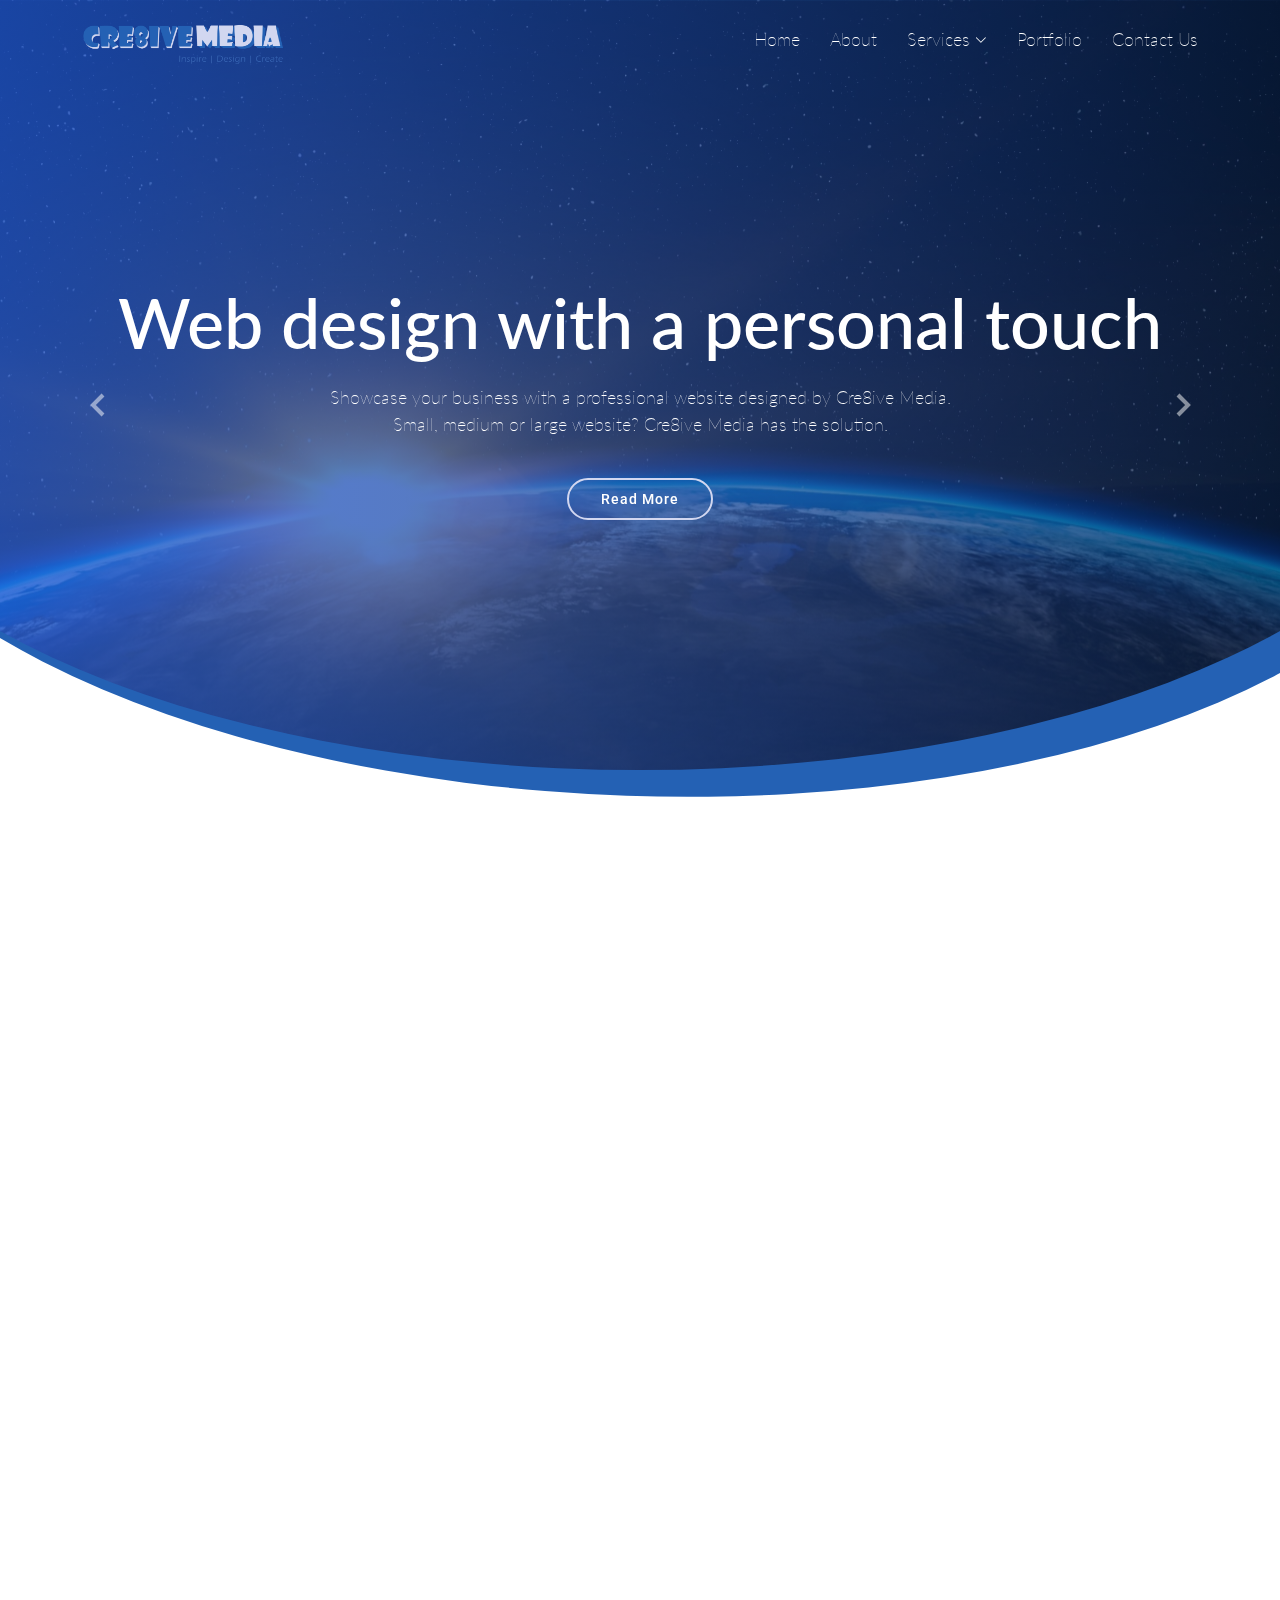
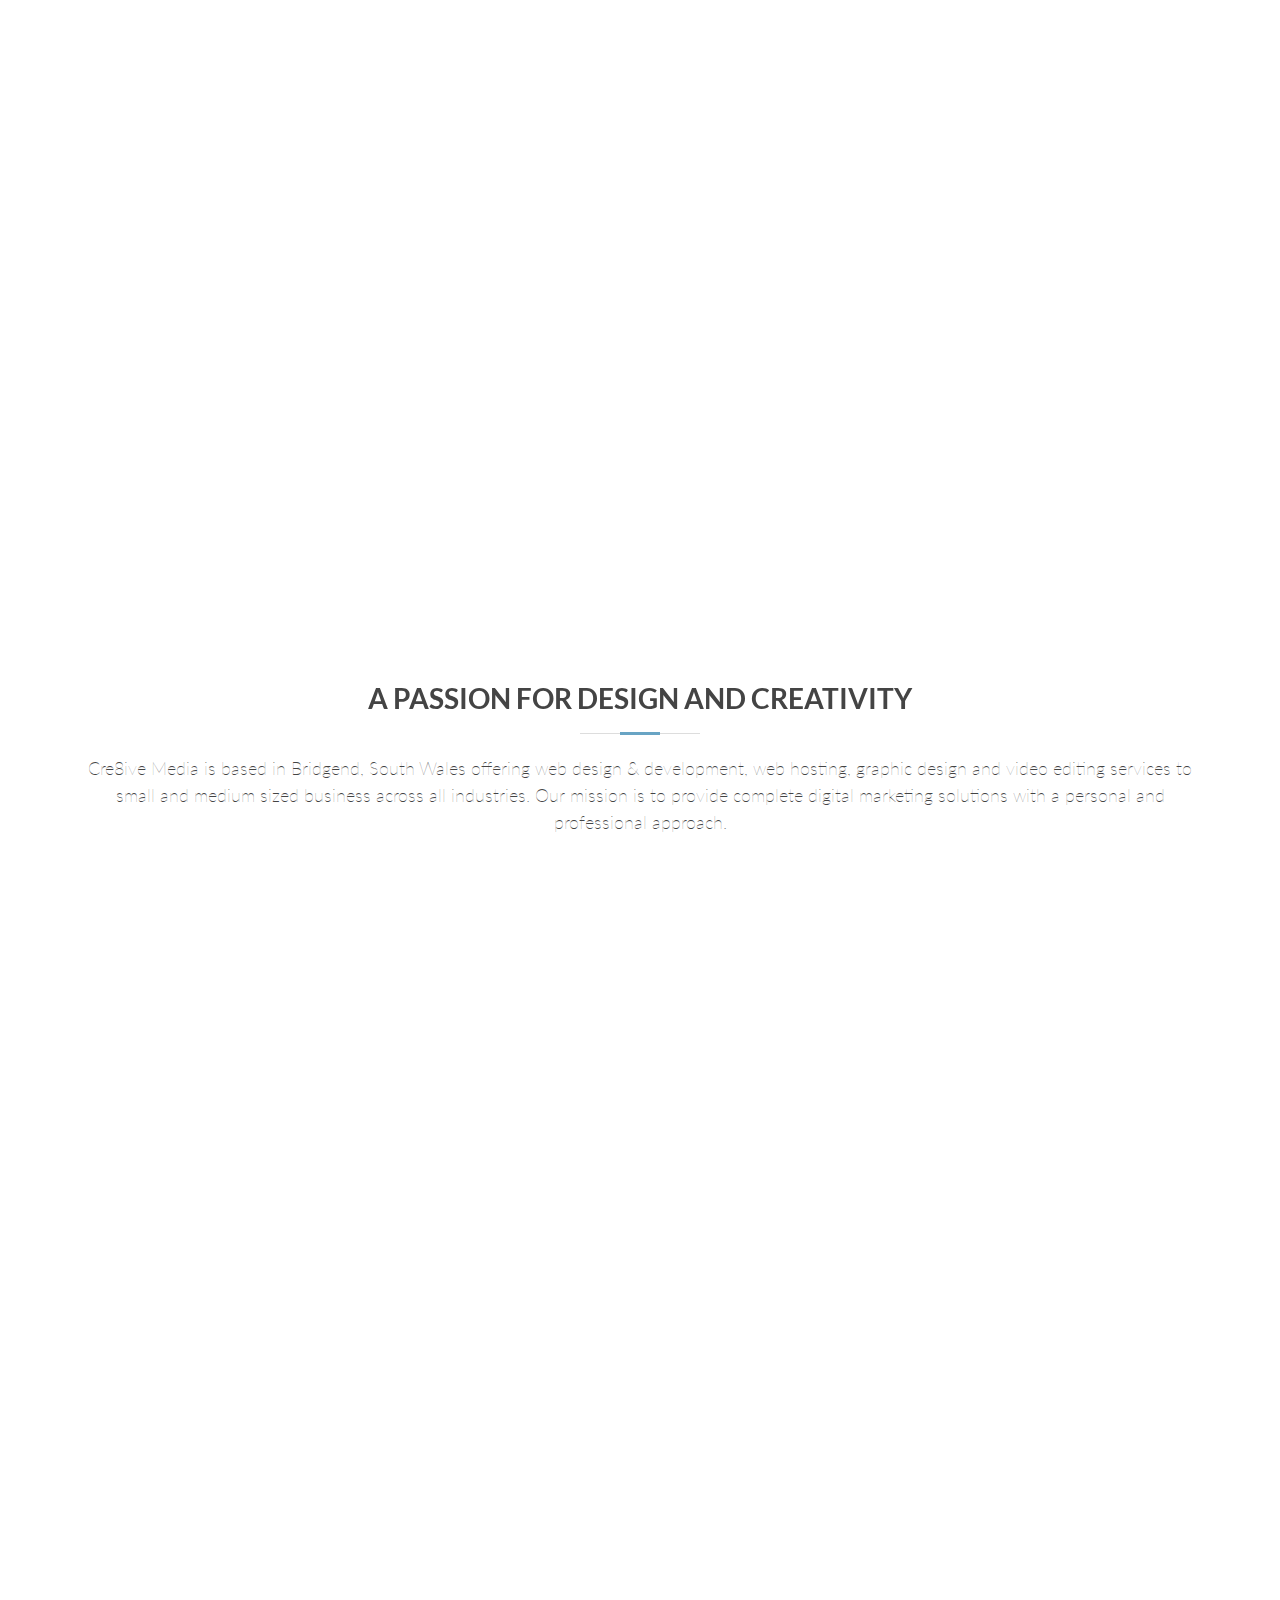
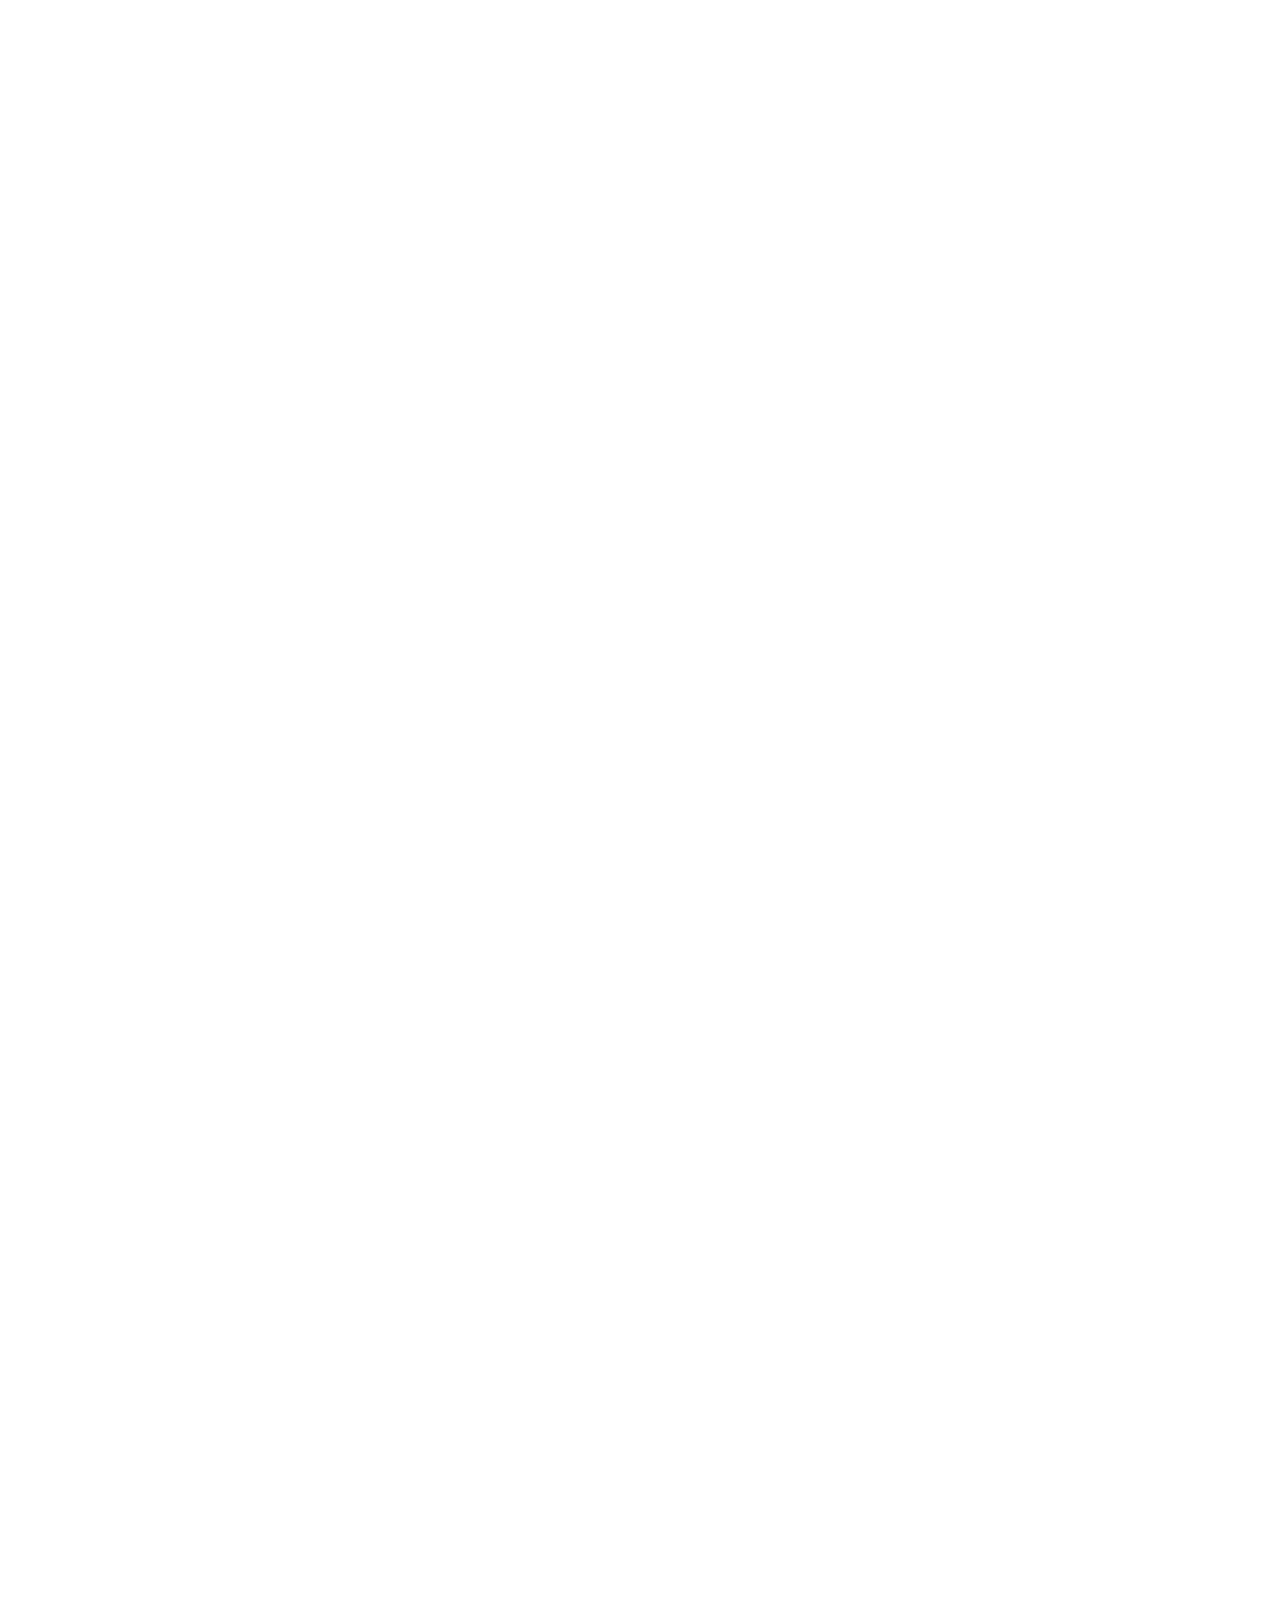
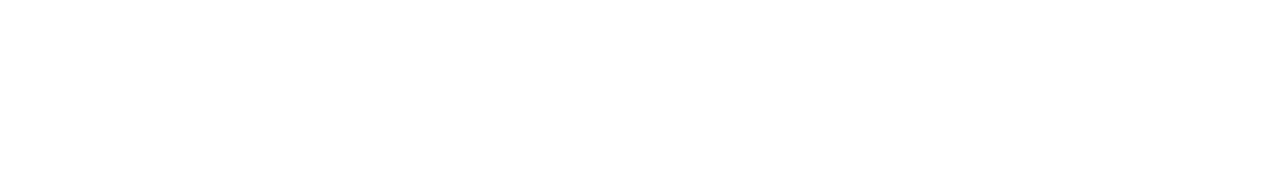
<file: index.html>
<!DOCTYPE html>
<html lang="en">

<head>
  <meta charset="utf-8">
  <meta content="width=device-width, initial-scale=1.0" name="viewport">

  <title>Cre8ive Media - Web Design & Development</title>
  <meta content="" name="description">
  <meta content="" name="keywords">

  <!-- Favicons -->
  <link href="assets/img/favicon.ico" rel="icon">
  <link href="assets/img/apple-touch-icon.png" rel="apple-touch-icon">

  <!-- Google Fonts -->
  <link href="https://fonts.googleapis.com/css?family=Open+Sans:300,300i,400,400i,600,600i,700,700i|Roboto:300,300i,400,400i,500,500i,700,700i&display=swap" rel="stylesheet">
  <link rel="preconnect" href="https://fonts.googleapis.com">
  <link rel="preconnect" href="https://fonts.gstatic.com" crossorigin>
  <link href="https://fonts.googleapis.com/css2?family=Lato:wght@300;700&display=swap" rel="stylesheet">
  <!-- Vendor CSS Files -->
  <link href="assets/vendor/animate.css/animate.min.css" rel="stylesheet">
  <link rel="stylesheet" href="assets/css/font-awesome/font-awesome.css">
  <link href="assets/vendor/aos/aos.css" rel="stylesheet">
  <link href="assets/vendor/bootstrap/css/bootstrap.min.css" rel="stylesheet">
  <link href="assets/vendor/bootstrap-icons/bootstrap-icons.css" rel="stylesheet">
  <link href="assets/vendor/boxicons/css/boxicons.min.css" rel="stylesheet">
  <link href="assets/vendor/glightbox/css/glightbox.min.css" rel="stylesheet">
  <link href="assets/vendor/swiper/swiper-bundle.min.css" rel="stylesheet">

  <!-- Template Main CSS File -->
  <link href="assets/css/style.css" rel="stylesheet">


</head>

<body>

  <!-- ======= Header ======= -->
  <header id="header" class="fixed-top d-flex align-items-center header-transparent">
    <div class="container d-flex justify-content-between align-items-center">

      <div class="logo">
        <h1 class="text-light"><a href="index.html"><span></span></a></h1>
        <!-- Uncomment below if you prefer to use an image logo -->
        <a href="index.html"><img src="assets/img/web_logo.png" alt="" class="img-fluid"></a>
      </div>

      <nav id="navbar" class="navbar">
        <ul>
          <li><a href="index.html">Home</a></li>
          <li><a href="about.html">About</a></li>
          <li class="active dropdown"><a href="services.html"><span>Services</span> <i class="bi bi-chevron-down"></i></a>
            <ul>
             <li><a href="web-design.html">Web Design</a></li>
             
             <li><a href="web-dev.html">Web Development</a></li>
             <li><a href="web-hosting.html">Web & Email Hosting</a></li>
             <!-- <li><a href="#">Maintenance</a></li> -->
              <li class="dropdown"><a href="maintenance.html"><span>Maintenance</span> <i class="bi bi-chevron-right"></i></a>
               <ul>
                <li><a href="maintenance.html#web-site-maintenance">Web site maintenance</a></li> 
                <li><a href="maintenance.html#social-media-management">Socail media management</a></li>
                 <li><a href="maintenance.html#seo-solutions">SEO</a></li>
                 <li><a href="maintenance.html#ppc">PPC advertising</a></li>
                 <!-- <li><a href="#">Deep Drop Down 4</a></li>
                 <li><a href="#">Deep Drop Down 5</a></li> -->
               </ul>
             </li>
             
             
             <!-- <li><a href="#">Social Media Management</a></li> -->
             <!-- <li><a href="#">Graphic Design</a></li> -->
             <li><a href="Video-editing.html">Video Editing</a></li>
            </ul>

          <!-- <li><a href="services.html">Services</a></li> -->
          <li><a href="portfolio.html">Portfolio</a></li>
          <!-- <li><a href="team.html">Team</a></li> -->
          <!-- <li><a href="blog.html">Blog</a></li> -->
          
            
          </li>
          <li><a href="contact.html">Contact Us</a></li>
        </ul>
        <i class="bi bi-list mobile-nav-toggle"></i>
      </nav><!-- .navbar -->

    </div>
  </header><!-- End Header -->

  <!-- ======= Hero Section ======= -->
  <section id="hero" class="d-flex justify-content-center align-items-center">
    <div id="heroCarousel" class="container carousel carousel-fade" data-bs-ride="carousel" data-bs-interval="5000">

      <!-- Slide 1 -->
      <div class="carousel-item active">
        <div class="carousel-container">
          <h1 class="animate__animated animate__fadeInDown">Web design with a personal touch</h1><!-- <h1>Website Design</h1> <h2>With a personal touch</h2> -->
          <p class="animate__animated animate__fadeInUp">Showcase your business with a professional website designed by Cre8ive Media.
            <br>  Small, medium or large website? Cre8ive Media has the solution.</p>
          <a href="web-design.html" class="btn-get-started animate__animated animate__fadeInUp">Read More</a>
        </div>
      </div>

      <!-- Slide 2 -->
      <div class="carousel-item">
        <div class="carousel-container">
          <h1 class="animate__animated animate__fadeInDown">Passionate about design</h1>
          <p class="animate__animated animate__fadeInUp">New start-up business or require some re-branding?
            <br> From logo design to digital marketing material Cre8ive Media has a solution for you!</p>
          <a href="services.html" class="btn-get-started animate__animated animate__fadeInUp">Read More</a>
        </div>
      </div>

      <!-- Slide 3 -->
      <div class="carousel-item">
        <div class="carousel-container">
          <h1 class="animate__animated animate__fadeInDown">Bringing elements to life</h1>
          <p class="animate__animated animate__fadeInUp">Add that extra flare to your business with a stunning animated logo or presentation. 
            <br> Captivate your audience through your website and social media platforms.</p>
          <a href="services.html" class="btn-get-started animate__animated animate__fadeInUp">Read More</a>
        </div>
      </div>

      <a class="carousel-control-prev" href="#heroCarousel" role="button" data-bs-slide="prev">
        <span class="carousel-control-prev-icon bx bx-chevron-left" aria-hidden="true"></span>
      </a>

      <a class="carousel-control-next" href="#heroCarousel" role="button" data-bs-slide="next">
        <span class="carousel-control-next-icon bx bx-chevron-right" aria-hidden="true"></span>
      </a>

    </div>
  </section><!-- End Hero -->

  <main id="main">

    <!-- ======= Services Section ======= -->
    <section class="services">
      <div class="container">

        <div class="row">
          <div class="col-md-6 col-lg-3 d-flex align-items-stretch" data-aos="fade-up">
            <div class="icon-box icon-box-blue">
              <div class="icon"><i class="bi bi-brush"></i></div>
              <h4 class="title"><a href="web-design.html">Web Design</a></h4>
              <p class="description">A professional web design service tailored to your exact needs, turning ideas into reality with an emphasis on cre8tivity.</p>
            </div>
          </div>

          <div class="col-md-6 col-lg-3 d-flex align-items-stretch" data-aos="fade-up" data-aos-delay="100">
            <div class="icon-box icon-box-blue">
              <div class="icon"><i class="bi bi-code-slash"></i></div>
              <h4 class="title"><a href="web-dev.html">Web Development</a></h4>
              <p class="description">Using the latest and greatest web technologies to deliver outstanding web applications</p>
            </div>
          </div>

          <div class="col-md-6 col-lg-3 d-flex align-items-stretch" data-aos="fade-up" data-aos-delay="200">
            <div class="icon-box icon-box-blue">
              <div class="icon"><i class="bi bi-database-fill-gear"></i></div>
              <h4 class="title"><a href="web-hosting.html">Hosting</a></h4>
              <p class="description">Find the perfect home for your website. Fast, reliable web hosting for your business! Give your website the home it deserves</p>
            </div>
          </div>

          <div class="col-md-6 col-lg-3 d-flex align-items-stretch" data-aos="fade-up" data-aos-delay="200">
            <div class="icon-box icon-box-blue">
              <div class="icon"><i class="bi bi-cone-striped"></i></div>
              <h4 class="title"><a href="maintenance.html">Website Maintenance</a></h4>
              <p class="description">Keep your website and social media up to date and secure with a hassle-free Web Maintenance plan from us. </p>
            </div>
          </div>

        </div>

      </div>
    </section><!-- End Services Section -->

    <!-- ======= Why Us Section ======= -->
    <section class="why-us section-bg" data-aos="fade-up" date-aos-delay="200">
      <div class="container">

        <div class="row">
          <div class="col-lg-6 video-box">
            <img src="assets/img/why-us.png" class="img-fluid" alt="">
            <a href="https://www.youtube.com/watch?v=jDDaplaOz7Q" class="venobox play-btn mb-4" data-vbtype="video" data-autoplay="true"></a>
          </div>

          <div class="col-lg-6 d-flex flex-column justify-content-center p-5">

            <div class="icon-box">
              <div class="icon"><i class="bi bi-check-circle-fill"></i></div>
              <h4 class="title"><a href="contact.html">Professional & Reliable </a></h4>
              <p class="description">Cre8ive media prides itself on giving our customers complete satisfaction  with a professional but friendly approach.</p>
            </div>

            <div class="icon-box">
              <div class="icon"><i class="bi bi-check-circle-fill"></i></div>
              <h4 class="title"><a href="contact.html">Complete web solutions</a></h4>
              <p class="description">At the core Cre8ive Media provide web design and development solutions however we understand that there are many other components required to create stunning and engaging websites, that's why we also provide hosting, graphic design and video editing services. </p>
            </div>

            <div class="icon-box">
              <div class="icon"><i class="bi bi-check-circle-fill"></i></div>
              <h4 class="title"><a href="contact.html">Hassel free</a></h4>
              <p class="description">We speak plain English, no technobabble. We work very closely with our customers and take the extra time to ensure the process is as smooth as possible.  </p>
            </div>

          </div>
        </div>

      </div>
    </section><!-- End Why Us Section -->

    <!-- ======= Features Section ======= -->
    <section class="features">
      <div class="container">

        <div class="section-title">
          <h2>A PASSION FOR DESIGN AND CREATIVITY</h2>
          <p>Cre8ive Media is based in Bridgend, South Wales offering web design & development, web hosting, graphic design and video editing services to small and medium sized business across all industries. Our mission is to provide complete digital marketing solutions with a personal and professional approach.</p>
        </div>

        <div class="row webtype" data-aos="fade-up">
          <div class="col-md-5">
            <img src="assets/img/features-1.svg" class="img-fluid" alt="">
          </div>
          <div class="col-md-7 pt-4">
            <h3>A good website is a well <strong>maintained</strong> website.</h3>
            <p>
              A stunning website gives your business a professional look and adds creditability to new or existing customers however a low performing website can also have a damaging effect on your business. When we talk about performance, we don't just mean how well your website ranks on the leading search engines. A well maintained website also includes:
            </p>
            <ul>
              <li><i class="bi bi-check"></i> Speed.</li>
              <li><i class="bi bi-check"></i> Usability.</li>
              <li><i class="bi bi-check"></i> Functionality.</li>
              <li><i class="bi bi-check"></i> Security.</li>
            </ul>
          </div>
        </div>

        <div class="row" data-aos="fade-up">
          <div class="col-md-5 order-1 order-md-2">
            <img src="assets/img/features-2.svg" class="img-fluid" alt="">
          </div>
          <div class="col-md-7 pt-5 order-2 order-md-1">
            <h3>Keep existing customers engaged while encouraging potential new ones with <strong>social media</strong>.</h3>
            <p>
              A well maintained social media account is essential, with new and exciting content being posted on a regular basis, keeping followers interested in your business is a must! 
            </p>
            <p>
              Cre8ive Media can help the day to day running of your social media account(s) with our graphic design and video editing services.
            </p>
          </div>
        </div>

        <div class="row" data-aos="fade-up">
          <div class="col-md-5">
            <img src="assets/img/features-3.svg" class="img-fluid" alt="">
          </div>
          <div class="col-md-7 pt-5">
            <h3>Helping new customers find you on the vastness that is "the world wide web" with our <strong>SEO</strong> services</h3>
            <p>With a well structured website and well written content the chances of ranking higher on the leading search engines is increased. Our SEO service can help you achieve this, by examining the website code and making modification to favour the search engines algorithm will greatly improve the performance and chances of higher ranking. 

              Alternatives to SEO include PPC (Pay per click) advertising such as Google Ads.   </p>
          </div>
        </div>

        <div class="row" data-aos="fade-up">
          <div class="col-md-5 order-1 order-md-2">
            <img src="assets/img/features-4.svg" class="img-fluid" alt="">
          </div>
          <div class="col-md-7 pt-5 order-2 order-md-1">
            <h3>Powerful and reliable <strong>hosting,</strong> just what your website needs</h3>
            <p>
              Cre8ive Media offers its own hosting solutions for websites and email along with other cloud infrastructure such as dedicated servers and VPS. 
            </p>
            <p>
              From standard static websites to large database driven websites including WordPress, our hosting solutions are flexible and scalable to meet your business needs.
            </p>
            <p>
              Need a domain name? Cre8ive Media has that covered and our maintenance solutions can include support and administration for all related DNS tasks.
            </p>
          </div>
        </div>

      </div>
    </section><!-- End Features Section -->

  </main><!-- End #main -->

  <!-- ======= Footer ======= -->
  <footer id="footer" data-aos="fade-up" data-aos-easing="ease-in-out" data-aos-duration="500">

    <div class="footer-newsletter contact-us">
      <div class="container">
        <div class="row">
          <div class="col-lg-12">
            <h4>Want to know more?</h4>
            <p>Why not get in touch and see how Cre8ive Media can help you</p>
            <a href="contact.html" class="btn-get-started animate__animated animate__fadeInUp">Contact Us</a>
          </div>
          <!-- <div class="col-lg-6">
            
             <form action="" method="post">
               <input type="email" name="email"> <input type="submit" value="Subscribe">
            </form> 
          </div>-->
        </div>
      </div>
    </div>

    <div class="footer-top">
      <div class="container">
        <div class="row">

          <div class="col-lg-3 col-md-6 footer-links">
            <h4>Useful Links</h4>
            <ul>
              <li><i class="bx bx-chevron-right"></i> <a href="#">Home</a></li>
              <li><i class="bx bx-chevron-right"></i> <a href="#">About us</a></li>
              <li><i class="bx bx-chevron-right"></i> <a href="#">Services</a></li>
              <li><i class="bx bx-chevron-right"></i> <a href="#">Terms of service</a></li>
              <li><i class="bx bx-chevron-right"></i> <a href="#">Privacy policy</a></li>
            </ul>
          </div>

          <div class="col-lg-3 col-md-6 footer-links">
            <h4>Our Services</h4>
            <ul>
              <li><i class="bx bx-chevron-right"></i> <a href="#">Web Design</a></li>
              <li><i class="bx bx-chevron-right"></i> <a href="#">Web Development</a></li>
              <li><i class="bx bx-chevron-right"></i> <a href="#">Web Hosting</a></li>
              <li><i class="bx bx-chevron-right"></i> <a href="#">Graphic Design</a></li>
              <li><i class="bx bx-chevron-right"></i> <a href="#">Video Editing</a></li>
            </ul>
          </div>

          <div class="col-lg-3 col-md-6 footer-contact">
            <h4>Contact Us</h4>
            <p>
              
              <strong>Phone:</strong> 01656 123456<br>
              <strong>Phone:</strong> 07123 456789<br>
              <strong>Email:</strong> Hello@cre8ive-media.uk<br>
            </p>

          </div>

          <div class="col-lg-3 col-md-6 footer-info">
            <h4>The Socials</h4>
            <p>Join us on the following social platforms </p>
            <div class="social-links mt-3">
              <a href="#" class="twitter"><i class="bx bxl-twitter"></i></a>
              <a href="#" class="facebook"><i class="bx bxl-facebook"></i></a>
              <a href="#" class="instagram"><i class="bx bxl-instagram"></i></a>
              <a href="#" class="linkedin"><i class="bx bxl-youtube"></i></a>
            </div>
          </div>

        </div>
      </div>
    </div>

    <div class="container">
      <div class="copyright">
        &copy; Copyright <strong><span>Cre8ive Media UK</span></strong>. All Rights Reserved
      </div>
    </div>
  </footer><!-- End Footer -->

  <a href="#" class="back-to-top d-flex align-items-center justify-content-center"><i class="bi bi-arrow-up-short"></i></a>

  <!-- Vendor JS Files -->
  <script src="assets/vendor/purecounter/purecounter_vanilla.js"></script>
  <script src="assets/vendor/aos/aos.js"></script>
  <script src="assets/vendor/bootstrap/js/bootstrap.bundle.min.js"></script>
  <script src="assets/vendor/glightbox/js/glightbox.min.js"></script>
  <script src="assets/vendor/isotope-layout/isotope.pkgd.min.js"></script>
  <script src="assets/vendor/swiper/swiper-bundle.min.js"></script>
  <script src="assets/vendor/waypoints/noframework.waypoints.js"></script>
  <script src="assets/vendor/php-email-form/validate.js"></script>

  <!-- Template Main JS File -->
  <script src="assets/js/main.js"></script>

</body>

</html>
</file>
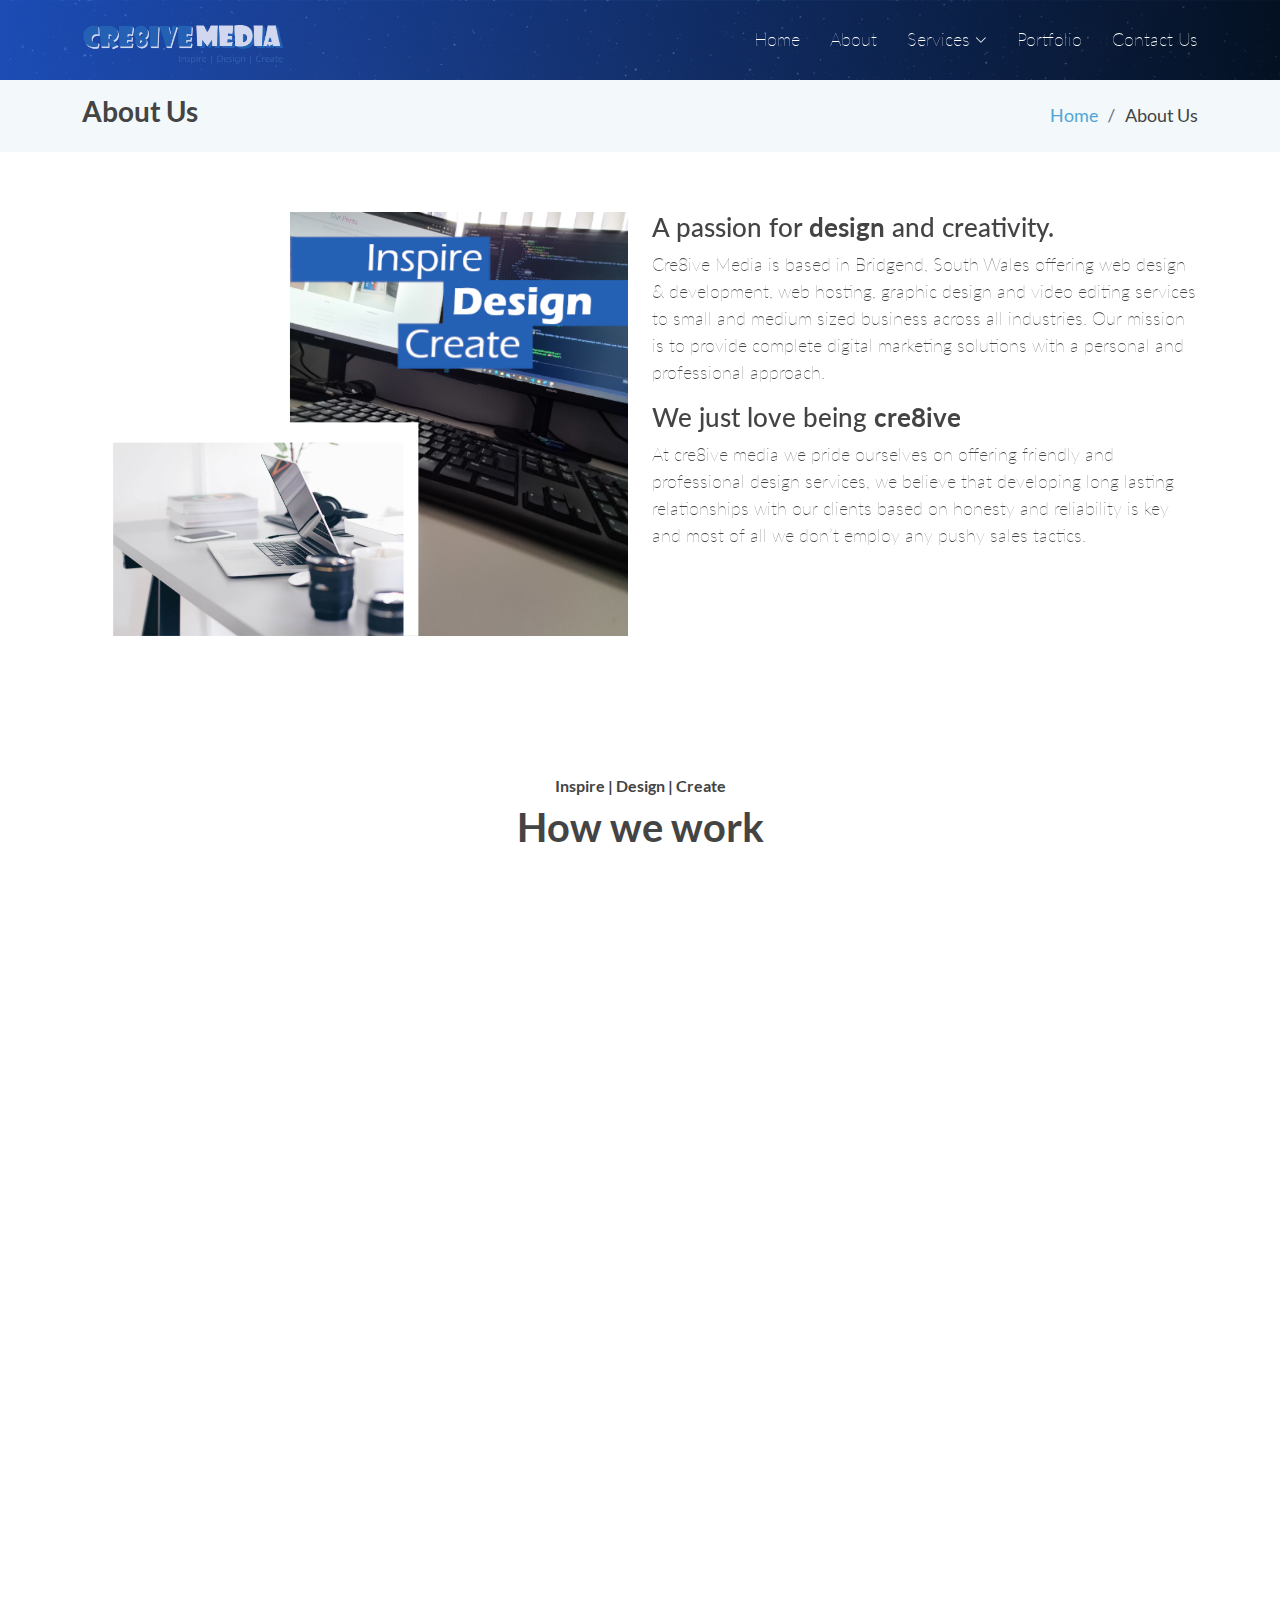
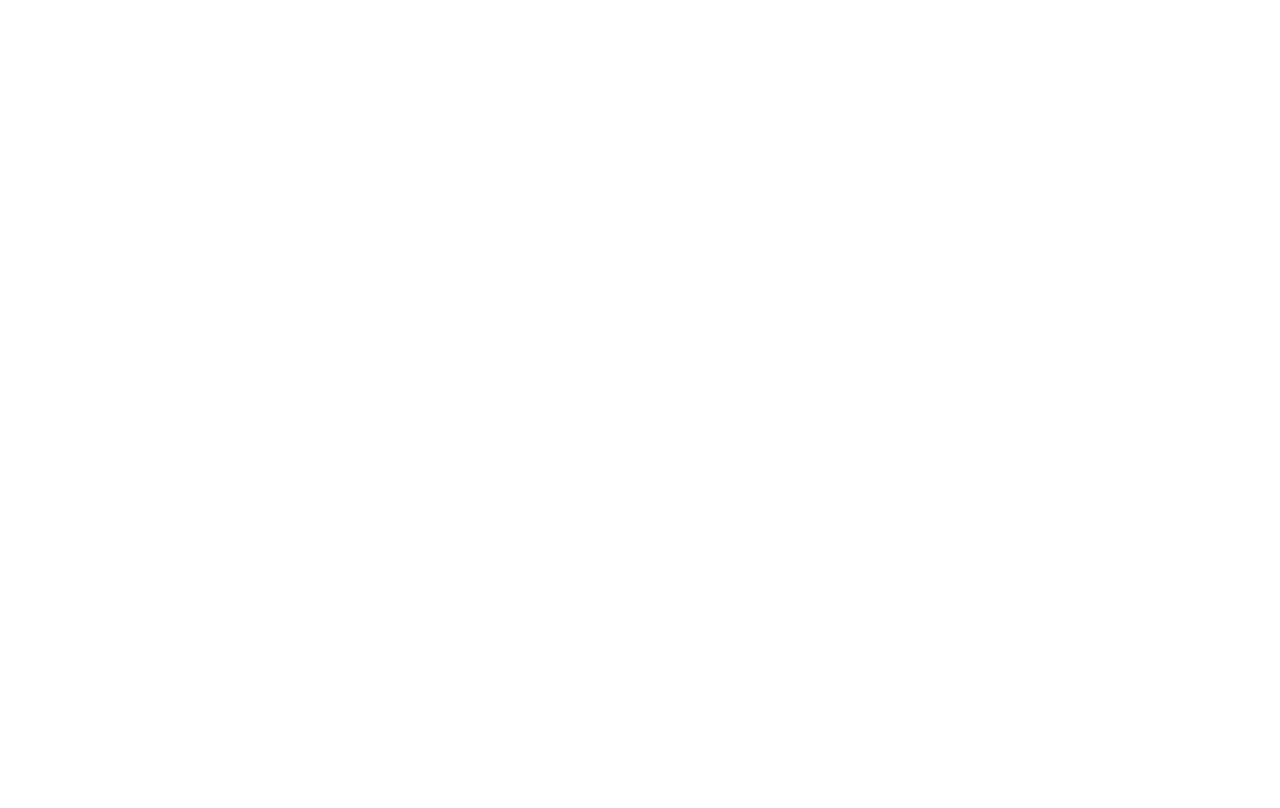
<file: about.html>
<!DOCTYPE html>
<html lang="en">

<head>
  <meta charset="utf-8">
  <meta content="width=device-width, initial-scale=1.0" name="viewport">

  <title>Cre8ive Media - About</title>
  <meta content="" name="description">
  <meta content="" name="keywords">

  <!-- Favicons -->
  <link href="assets/img/favicon.ico" rel="icon">
  <link href="assets/img/apple-touch-icon.png" rel="apple-touch-icon">

  <!-- Google Fonts -->
  <link href="https://fonts.googleapis.com/css?family=Open+Sans:300,300i,400,400i,600,600i,700,700i|Roboto:300,300i,400,400i,500,500i,700,700i&display=swap" rel="stylesheet">
  <link rel="preconnect" href="https://fonts.googleapis.com">
  <link rel="preconnect" href="https://fonts.gstatic.com" crossorigin>
  <link href="https://fonts.googleapis.com/css2?family=Lato:wght@300;700&display=swap" rel="stylesheet">




  <!-- Vendor CSS Files -->
  <link href="assets/vendor/animate.css/animate.min.css" rel="stylesheet">
  <link href="assets/vendor/aos/aos.css" rel="stylesheet">
  <link href="assets/vendor/bootstrap/css/bootstrap.min.css" rel="stylesheet">
  <link href="assets/vendor/bootstrap-icons/bootstrap-icons.css" rel="stylesheet">
  <link href="assets/vendor/boxicons/css/boxicons.min.css" rel="stylesheet">
  <link href="assets/vendor/glightbox/css/glightbox.min.css" rel="stylesheet">
  <link href="assets/vendor/swiper/swiper-bundle.min.css" rel="stylesheet">
  <link href="assets/vendor/bootstrap/css/bootstrap.css" rel="stylesheet">

  <!-- Template Main CSS File -->
  <link href="assets/css/style.css" rel="stylesheet">

  <!-- =======================================================
  * Template Name: Moderna - v4.11.0
  * Template URL: https://bootstrapmade.com/free-bootstrap-template-corporate-moderna/
  * Author: BootstrapMade.com
  * License: https://bootstrapmade.com/license/
  ======================================================== -->
</head>

<body>

  <!-- ======= Header ======= -->
  <header id="header" class="fixed-top d-flex align-items-center ">
    <div class="container d-flex justify-content-between align-items-center">

      <div class="logo">
        <h1 class="text-light"><a href="index.html"><span></span></a></h1>
        <!-- Uncomment below if you prefer to use an image logo -->
        <a href="index.html"><img src="assets/img/web_logo.png" alt="" class="img-fluid"></a>
      </div>

      <nav id="navbar" class="navbar">
        <ul>
          <li><a href="index.html">Home</a></li>
          <li><a href="about.html">About</a></li>
          <li class="active dropdown"><a href="services.html"><span>Services</span> <i class="bi bi-chevron-down"></i></a>
            <ul>
             <li><a href="web-design.html">Web Design</a></li>
             
             <li><a href="web-dev.html">Web Development</a></li>
             <li><a href="web-hosting.html">Web & Email Hosting</a></li>
             <!-- <li><a href="#">Maintenance</a></li> -->
              <li class="dropdown"><a href="maintenance.html"><span>Maintenance</span> <i class="bi bi-chevron-right"></i></a>
               <ul>
                <li><a href="maintenance.html#web-site-maintenance">Web site maintenance</a></li> 
                <li><a href="maintenance.html#social-media-management">Socail media management</a></li>
                 <li><a href="maintenance.html#seo-solutions">SEO</a></li>
                 <li><a href="maintenance.html#ppc">PPC advertising</a></li>
                 <!-- <li><a href="#">Deep Drop Down 4</a></li>
                 <li><a href="#">Deep Drop Down 5</a></li> -->
               </ul>
             </li>
             
             
             <!-- <li><a href="#">Social Media Management</a></li> -->
             <!-- <li><a href="#">Graphic Design</a></li> -->
             <li><a href="Video-editing.html">Video Editing</a></li>
            </ul>

          <!-- <li><a href="services.html">Services</a></li> -->
          <li><a href="portfolio.html">Portfolio</a></li>
          <!-- <li><a href="team.html">Team</a></li> -->
          <!-- <li><a href="blog.html">Blog</a></li> -->
          
            
          </li>
          <li><a href="contact.html">Contact Us</a></li>
        </ul>
        <i class="bi bi-list mobile-nav-toggle"></i>
      </nav><!-- .navbar -->


    </div>
  </header><!-- End Header -->

  <main id="main">

    <!-- ======= About Us Section ======= -->
    <section class="breadcrumbs">
      <div class="container">

        <div class="d-flex justify-content-between align-items-center">
          <h2>About Us</h2>
          <ol>
            <li><a href="index.html">Home</a></li>
            <li>About Us</li>
          </ol>
        </div>

      </div>
    </section><!-- End About Us Section -->

    <!-- ======= About Section ======= -->
    <section class="about" data-aos="fade-up">
      <div class="container">

        <div class="row">
          <div class="col-lg-6">
            <img src="assets/img/about-us.png" class="img-fluid" alt="">
          </div>
          <div class="col-lg-6 pt-4 pt-lg-0">
            <h3>A passion for <strong>design</strong> and creativity.</h3>
            <p>
              Cre8ive Media is based in Bridgend, South Wales offering web design & development, web hosting, graphic design and video editing services to small and medium sized business across all industries. Our mission is to provide complete digital marketing solutions with a personal and professional approach.
            </p>
            <!-- <ul>
              <li><i class="bi bi-check2-circle"></i> Ullamco laboris nisi ut aliquip ex ea commodo consequat.</li>
              <li><i class="bi bi-check2-circle"></i> Duis aute irure dolor in reprehenderit in voluptate velit.</li>
              <li><i class="bi bi-check2-circle"></i> Ullamco laboris nisi ut aliquip ex ea commodo consequat. Duis aute irure dolor in reprehenderit in voluptate trideta storacalaperda mastiro dolore eu fugiat nulla pariatur.</li>
            </ul> -->
            <h3>We just love being <strong>cre8ive</strong></h3>
            <p>
              At cre8ive media we pride ourselves on offering friendly and professional design services, we believe that developing long lasting relationships with our clients based on honesty and reliability is key and most of all we don’t employ any pushy sales tactics.
            </p>
          </div>
        </div>

      </div>
    </section><!-- End About Section -->

    <!-- ======= Facts Section ======= -->

    <section class="services" id="nav_services">
      <div class="container" >
          <div class="title text-center">
              <h6>Inspire | Design | Create</h6>
              <h1 class="title-blue">How we work</h1>
          </div>
          <div class="container">
              <div class="row">
                  <div class="col-sm-6 col-lg-4">
                      <div class="media" data-aos="fade-up" data-aos-delay="200" data-aos-duration="400">
                          <img class="mr-4" src="assets/img/icons/one.png" alt="Web Development">
                          <div class="media-body">
                              <h5>Consult T -5</h5>
                              We begin the journey by understanding your business activities, goals and what your exact requirements are. We can offer advice if needed on how to maximise potential of the project. 

                          </div>
                      </div>
                  </div>
                  <div class="col-sm-6 col-lg-4">
                      <div class="media" data-aos="fade-up" data-aos-delay="400" data-aos-duration="600">
                          <img class="mr-4" src="assets/img/icons/two.png" alt="Web Development">
                          <div class="media-body">
                              <h5>Plan T -4</h5>
                              Now its time to let us get to work in constructing a plan of how the project will commence, time scales, costs and expectations. Once everything has been agreed we can then begin the design process.  
                          </div>
                      </div>
                  </div>
                  <div class="col-sm-6 col-lg-4">
                      <div class="media" data-aos="fade-up" data-aos-delay="600" data-aos-duration="800">
                          <img class="mr-4" src="assets/img/icons/three.png" alt="Web Development">
                          <div class="media-body">
                              <h5>Design T -3</h5>
                              Sit back and relax while we begin designing the project, a lot of time and effort is spent at this point getting the design just the way you want it.
                          </div>
                      </div>
                  </div>
                  <div class="col-sm-6 col-lg-4">
                      <div class="media" data-aos="fade-up" data-aos-delay="200" data-aos-duration="400">
                          <img class="mr-4" src="assets/img/icons/four.png" alt="Web Development">
                          <div class="media-body">
                              <h5>Evaluate T -2</h5>
                              With the design completed we use this time to sit down with you and evaluate the project to ensure all goals set out in the plan have been achieved and everything is on track. This is also the perfect time to explore any new ideas you may have and incorporate them into the project.  
                          </div>
                      </div>
                  </div>
                  <div class="col-sm-6 col-lg-4">
                      <div class="media" data-aos="fade-up" data-aos-delay="400" data-aos-duration="600">
                          <img class="mr-4" src="assets/img/icons/five.png" alt="Web Development">
                          <div class="media-body">
                              <h5>Develop T -1</h5>
                              With the project on track, we use the development stage to complete all the behind-the-scenes work, ensuring the finished product is working efficiently and as planned.   
                          </div>
                      </div>
                  </div>
                  <div class="col-sm-6 col-lg-4">
                      <div class="media" data-aos="fade-up" data-aos-delay="600" data-aos-duration="800">
                          <img class="mr-4" src="assets/img/icons/graphic_design.png" alt="Web Development">
                          <div class="media-body">
                              <h5>Lift-off!</h5>
                               Now its time to showcase the finished product. But this is not necessarily the end of our journey, Cre8ive media are always here to offer support or assist with any future projects.    
                          </div>
                      </div>
                  </div>
              </div>
          </div>
      </div>
  </section>
    <!-- <section class="facts section-bg" data-aos="fade-up">
      <div class="container">

        <div class="row counters">

          <div class="col-lg-3 col-6 text-center">
            <span data-purecounter-start="0" data-purecounter-end="232" data-purecounter-duration="1" class="purecounter"></span>
            <p>Clients</p>
          </div>

          <div class="col-lg-3 col-6 text-center">
            <span data-purecounter-start="0" data-purecounter-end="521" data-purecounter-duration="1" class="purecounter"></span>
            <p>Projects</p>
          </div>

          <div class="col-lg-3 col-6 text-center">
            <span data-purecounter-start="0" data-purecounter-end="1463" data-purecounter-duration="1" class="purecounter"></span>
            <p>Hours Of Support</p>
          </div>

          <div class="col-lg-3 col-6 text-center">
            <span data-purecounter-start="0" data-purecounter-end="15" data-purecounter-duration="1" class="purecounter"></span>
            <p>Hard Workers</p>
          </div>

        </div>

      </div>
    </section>--><!-- End Facts Section -->

    <!-- ======= Our Skills Section ======= -->
    <!-- <section class="skills" data-aos="fade-up">
      <div class="container">

        <div class="row">
          <div class="col-sm-6 col-lg-4">
              <div class="media" data-aos="fade-up" data-aos-delay="200" data-aos-duration="400">
                  <img class="mr-4" src="assets/img/icons/one.png" alt="Web Development">
                  <div class="media-body">
                      <h5>Consult T -5</h5>
                      We begin the journey by understanding your business activities, goals and what your exact requirements are. We can offer advice if needed on how to maximise potential of the project. 

                  </div>
              </div>
          </div>
          <div class="col-sm-6 col-lg-4">
              <div class="media" data-aos="fade-up" data-aos-delay="400" data-aos-duration="600">
                  <img class="mr-4" src="assets/img/icons/two.png" alt="Web Development">
                  <div class="media-body">
                      <h5>Plan T -4</h5>
                      Now its time to let us get to work in constructing a plan of how the project will commence, time scales, costs and expectations. Once everything has been agreed we can then begin the design process.  
                  </div>
              </div>
          </div>
          <div class="col-sm-6 col-lg-4">
              <div class="media" data-aos="fade-up" data-aos-delay="600" data-aos-duration="800">
                  <img class="mr-4" src="assets/img/icons/three.png" alt="Web Development">
                  <div class="media-body">
                      <h5>Design T -3</h5>
                      Sit back and relax while we begin designing the project, a lot of time and effort is spent at this point getting the design just the way you want it.
                  </div>
              </div>
          </div>
          <div class="col-sm-6 col-lg-4">
              <div class="media" data-aos="fade-up" data-aos-delay="200" data-aos-duration="400">
                  <img class="mr-4" src="assets/img/icons/four.png" alt="Web Development">
                  <div class="media-body">
                      <h5>Evaluate T -2</h5>
                      With the design completed we use this time to sit down with you and evaluate the project to ensure all goals set out in the plan have been achieved and everything is on track. This is also the perfect time to explore any new ideas you may have and incorporate them into the project.  
                  </div>
              </div>
          </div>
          <div class="col-sm-6 col-lg-4">
              <div class="media" data-aos="fade-up" data-aos-delay="400" data-aos-duration="600">
                  <img class="mr-4" src="assets/img/icons/five.png" alt="Web Development">
                  <div class="media-body">
                      <h5>Develop T -1</h5>
                      With the project on track, we use the development stage to complete all the behind-the-scenes work, ensuring the finished product is working efficiently and as planned.   
                  </div>
              </div>
          </div>
          <div class="col-sm-6 col-lg-4">
              <div class="media" data-aos="fade-up" data-aos-delay="600" data-aos-duration="800">
                  <img class="mr-4" src="assets/img/icons/graphic_design.png" alt="Web Development">
                  <div class="media-body">
                      <h5>Lift-off!</h5>
                       Now its time to showcase the finished product. But this is not necessarily the end of our journey, Cre8ive media are always here to offer support or assist with any future projects.    
                  </div>
              </div>
          </div>
      </div>








      </div>
    </section>--><!-- End Our Skills Section -->

    <!-- ======= Tetstimonials Section ======= -->
    <!-- <section class="testimonials" data-aos="fade-up">
      <div class="container">

        <div class="section-title">
          <h2>Tetstimonials</h2>
          <p>Magnam dolores commodi suscipit. Necessitatibus eius consequatur ex aliquid fuga eum quidem. Sit sint consectetur velit. Quisquam quos quisquam cupiditate. Et nemo qui impedit suscipit alias ea. Quia fugiat sit in iste officiis commodi quidem hic quas.</p>
        </div>

        <div class="testimonials-carousel swiper">
          <div class="swiper-wrapper">
            <div class="testimonial-item swiper-slide">
              <img src="assets/img/testimonials/testimonials-1.jpg" class="testimonial-img" alt="">
              <h3>Saul Goodman</h3>
              <h4>Ceo &amp; Founder</h4>
              <p>
                <i class="bx bxs-quote-alt-left quote-icon-left"></i>
                Proin iaculis purus consequat sem cure digni ssim donec porttitora entum suscipit rhoncus. Accusantium quam, ultricies eget id, aliquam eget nibh et. Maecen aliquam, risus at semper.
                <i class="bx bxs-quote-alt-right quote-icon-right"></i>
              </p>
            </div>

            <div class="testimonial-item swiper-slide">
              <img src="assets/img/testimonials/testimonials-2.jpg" class="testimonial-img" alt="">
              <h3>Sara Wilsson</h3>
              <h4>Designer</h4>
              <p>
                <i class="bx bxs-quote-alt-left quote-icon-left"></i>
                Export tempor illum tamen malis malis eram quae irure esse labore quem cillum quid cillum eram malis quorum velit fore eram velit sunt aliqua noster fugiat irure amet legam anim culpa.
                <i class="bx bxs-quote-alt-right quote-icon-right"></i>
              </p>
            </div>

            <div class="testimonial-item swiper-slide">
              <img src="assets/img/testimonials/testimonials-3.jpg" class="testimonial-img" alt="">
              <h3>Jena Karlis</h3>
              <h4>Store Owner</h4>
              <p>
                <i class="bx bxs-quote-alt-left quote-icon-left"></i>
                Enim nisi quem export duis labore cillum quae magna enim sint quorum nulla quem veniam duis minim tempor labore quem eram duis noster aute amet eram fore quis sint minim.
                <i class="bx bxs-quote-alt-right quote-icon-right"></i>
              </p>
            </div>

            <div class="testimonial-item swiper-slide">
              <img src="assets/img/testimonials/testimonials-4.jpg" class="testimonial-img" alt="">
              <h3>Matt Brandon</h3>
              <h4>Freelancer</h4>
              <p>
                <i class="bx bxs-quote-alt-left quote-icon-left"></i>
                Fugiat enim eram quae cillum dolore dolor amet nulla culpa multos export minim fugiat minim velit minim dolor enim duis veniam ipsum anim magna sunt elit fore quem dolore labore illum veniam.
                <i class="bx bxs-quote-alt-right quote-icon-right"></i>
              </p>
            </div>

            <div class="testimonial-item swiper-slide">
              <img src="assets/img/testimonials/testimonials-5.jpg" class="testimonial-img" alt="">
              <h3>John Larson</h3>
              <h4>Entrepreneur</h4>
              <p>
                <i class="bx bxs-quote-alt-left quote-icon-left"></i>
                Quis quorum aliqua sint quem legam fore sunt eram irure aliqua veniam tempor noster veniam enim culpa labore duis sunt culpa nulla illum cillum fugiat legam esse veniam culpa fore nisi cillum quid.
                <i class="bx bxs-quote-alt-right quote-icon-right"></i>
              </p>
            </div>
          </div>
          <div class="swiper-pagination"></div>
        </div>

      </div>
    </section>--><!-- End Ttstimonials Section -->

  </main><!-- End #main -->

    <!-- ======= Footer ======= -->
    <footer id="footer" data-aos="fade-up" data-aos-easing="ease-in-out" data-aos-duration="500">

      <div class="footer-newsletter contact-us">
        <div class="container">
          <div class="row">
            <div class="col-lg-12">
              <h4>Want to know more?</h4>
              <p>Why not get in touch and see how Cre8ive Media can help you</p>
              <a href="" class="btn-get-started animate__animated animate__fadeInUp">Contact Us</a>
            </div>
            <!-- <div class="col-lg-6">
              
               <form action="" method="post">
                 <input type="email" name="email"> <input type="submit" value="Subscribe">
              </form> 
            </div>-->
          </div>
        </div>
      </div>
  
      <div class="footer-top">
        <div class="container">
          <div class="row">
  
            <div class="col-lg-3 col-md-6 footer-links">
              <h4>Useful Links</h4>
              <ul>
                <li><i class="bx bx-chevron-right"></i> <a href="#">Home</a></li>
                <li><i class="bx bx-chevron-right"></i> <a href="#">About us</a></li>
                <li><i class="bx bx-chevron-right"></i> <a href="#">Services</a></li>
                <li><i class="bx bx-chevron-right"></i> <a href="#">Terms of service</a></li>
                <li><i class="bx bx-chevron-right"></i> <a href="#">Privacy policy</a></li>
              </ul>
            </div>
  
            <div class="col-lg-3 col-md-6 footer-links">
              <h4>Our Services</h4>
              <ul>
                <li><i class="bx bx-chevron-right"></i> <a href="#">Web Design</a></li>
                <li><i class="bx bx-chevron-right"></i> <a href="#">Web Development</a></li>
                <li><i class="bx bx-chevron-right"></i> <a href="#">Web Hosting</a></li>
                <li><i class="bx bx-chevron-right"></i> <a href="#">Graphic Design</a></li>
                <li><i class="bx bx-chevron-right"></i> <a href="#">Video Editing</a></li>
              </ul>
            </div>
  
            <div class="col-lg-3 col-md-6 footer-contact">
              <h4>Contact Us</h4>
              <p>
                
                <strong>Phone:</strong> 01656 123456<br>
                <strong>Phone:</strong> 07123 456789<br>
                <strong>Email:</strong> Hello@cre8ive-media.uk<br>
              </p>
  
            </div>
  
            <div class="col-lg-3 col-md-6 footer-info">
              <h4>The Socials</h4>
              <p>Join us on the following social platforms </p>
              <div class="social-links mt-3">
                <a href="#" class="twitter"><i class="bx bxl-twitter"></i></a>
                <a href="#" class="facebook"><i class="bx bxl-facebook"></i></a>
                <a href="#" class="instagram"><i class="bx bxl-instagram"></i></a>
                <a href="#" class="linkedin"><i class="bx bxl-youtube"></i></a>
              </div>
            </div>
  
          </div>
        </div>
      </div>
  
      <div class="container">
        <div class="copyright">
          &copy; Copyright <strong><span>Cre8ive Media UK</span></strong>. All Rights Reserved
        </div>
      </div>
    </footer><!-- End Footer -->

  <a href="#" class="back-to-top d-flex align-items-center justify-content-center"><i class="bi bi-arrow-up-short"></i></a>

  <!-- Vendor JS Files -->
  <script src="assets/vendor/purecounter/purecounter_vanilla.js"></script>
  <script src="assets/vendor/aos/aos.js"></script>
  <script src="assets/vendor/bootstrap/js/bootstrap.bundle.min.js"></script>
  <script src="assets/vendor/glightbox/js/glightbox.min.js"></script>
  <script src="assets/vendor/isotope-layout/isotope.pkgd.min.js"></script>
  <script src="assets/vendor/swiper/swiper-bundle.min.js"></script>
  <script src="assets/vendor/waypoints/noframework.waypoints.js"></script>
  <script src="assets/vendor/php-email-form/validate.js"></script>

  <!-- Template Main JS File -->
  <script src="assets/js/main.js"></script>

</body>

</html>
</file>
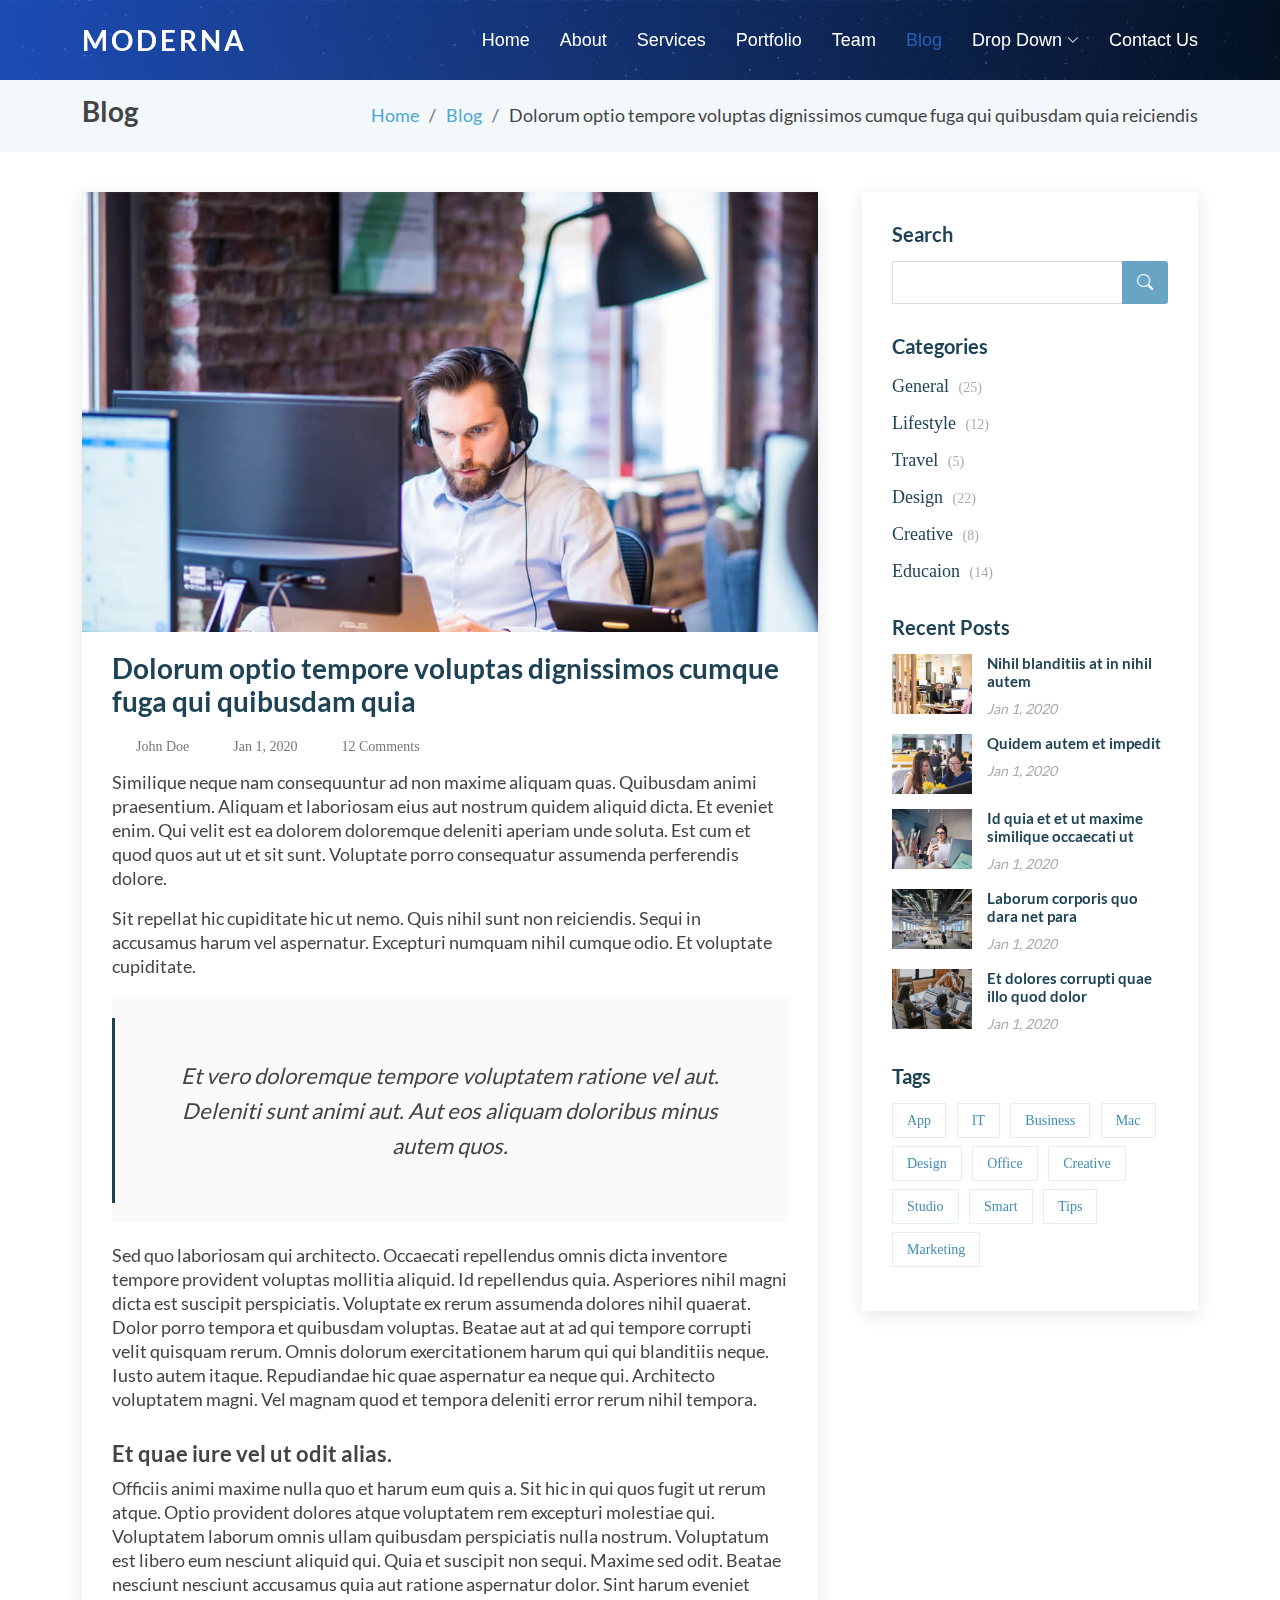
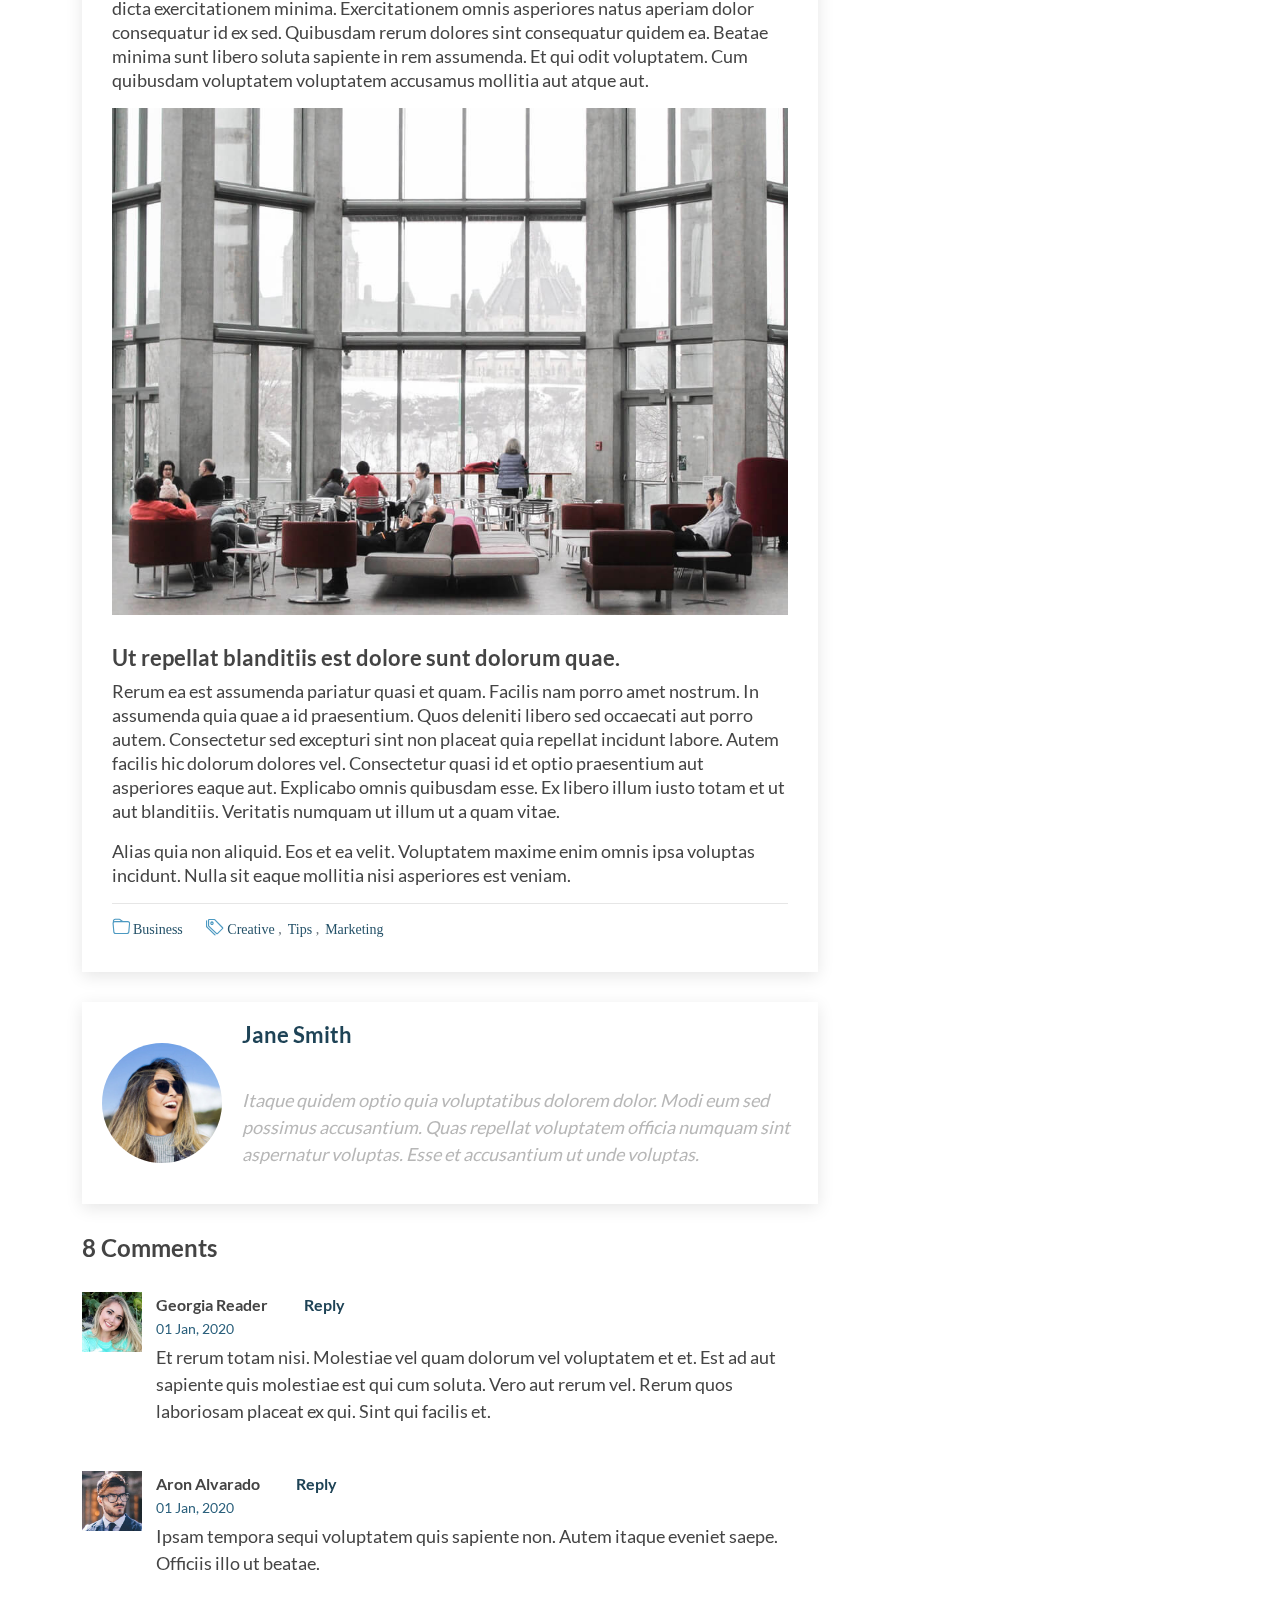
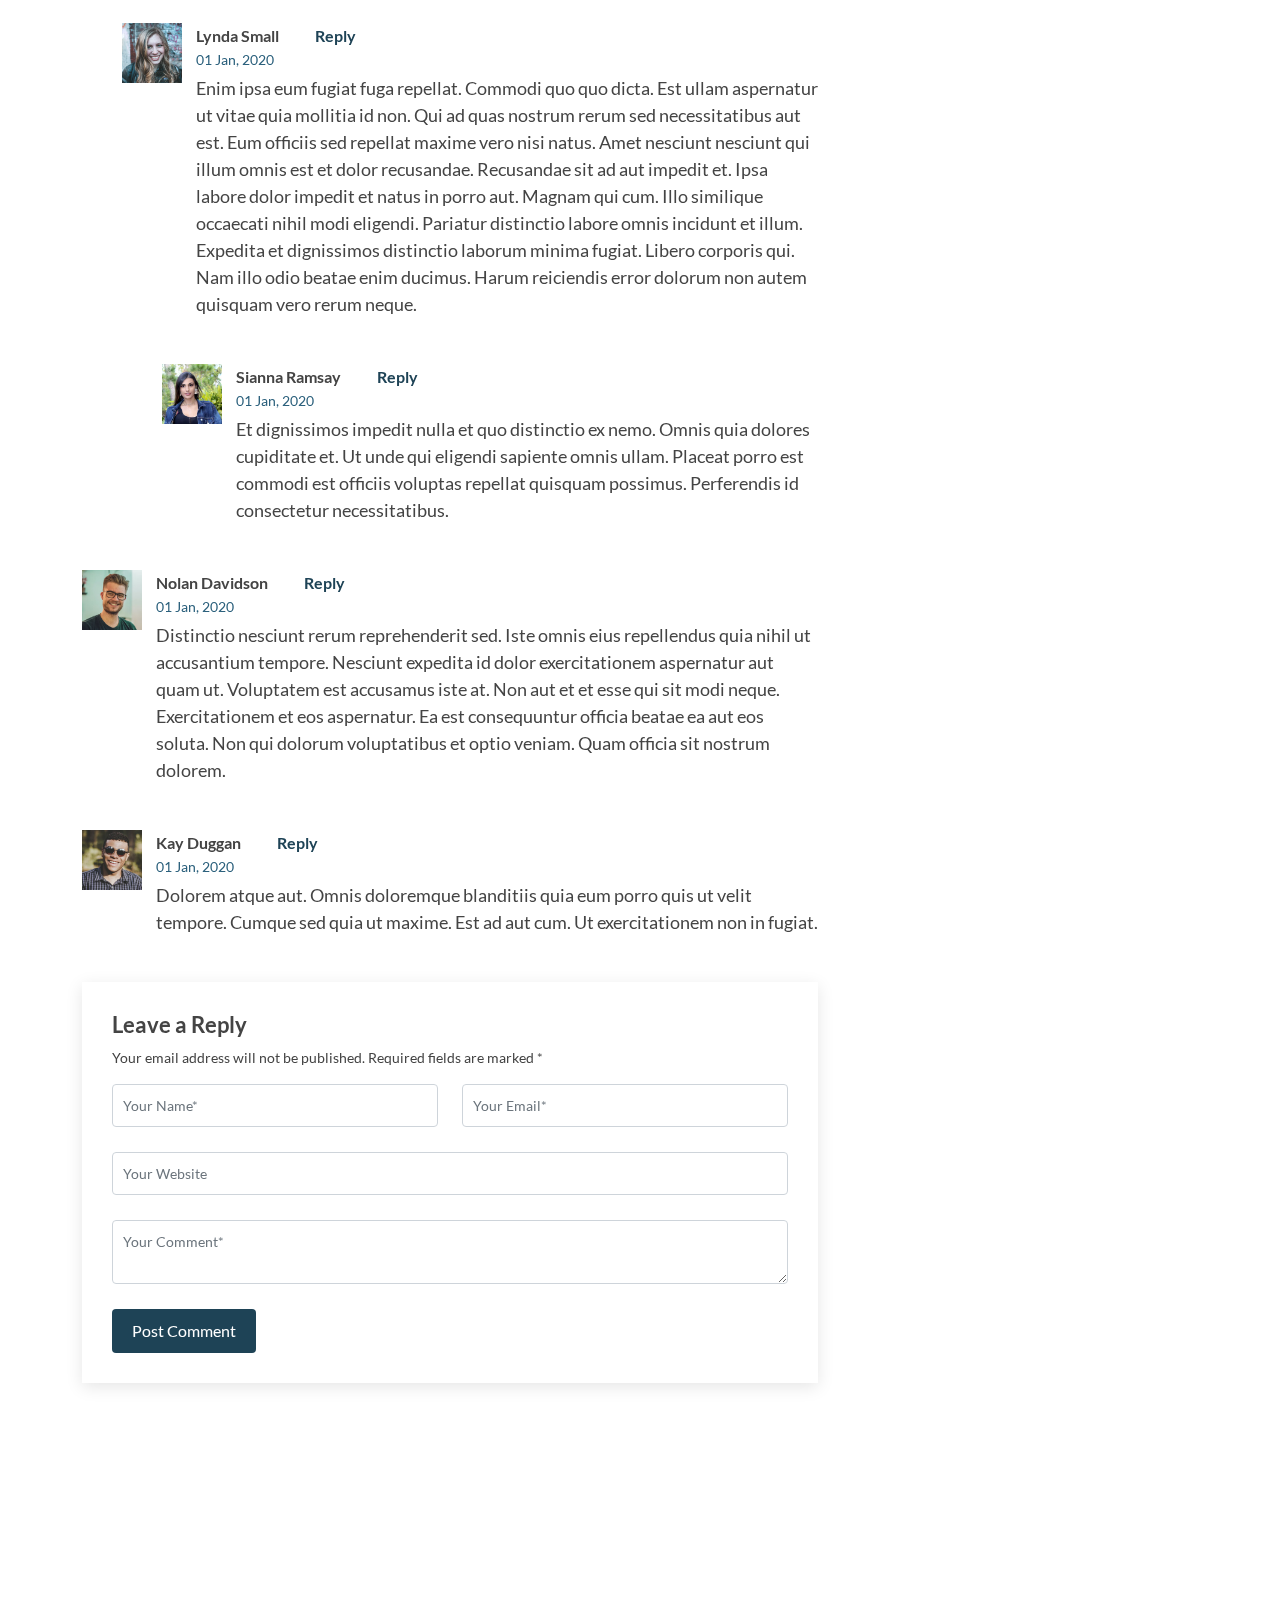
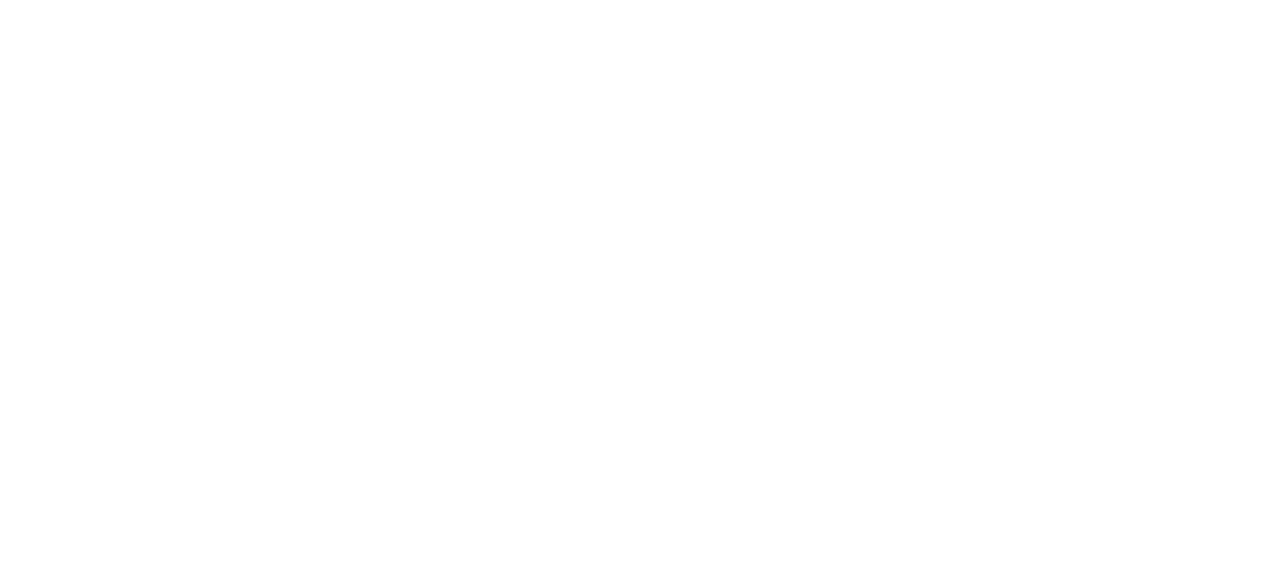
<file: blog-single.html>
<!DOCTYPE html>
<html lang="en">

<head>
  <meta charset="utf-8">
  <meta content="width=device-width, initial-scale=1.0" name="viewport">

  <title>Blog Single - Moderna Bootstrap Template</title>
  <meta content="" name="description">
  <meta content="" name="keywords">

  <!-- Favicons -->
  <link href="assets/img/favicon.png" rel="icon">
  <link href="assets/img/apple-touch-icon.png" rel="apple-touch-icon">

  <!-- Google Fonts -->
  <link href="https://fonts.googleapis.com/css?family=Open+Sans:300,300i,400,400i,600,600i,700,700i|Roboto:300,300i,400,400i,500,500i,700,700i&display=swap" rel="stylesheet">

  <!-- Vendor CSS Files -->
  <link href="assets/vendor/animate.css/animate.min.css" rel="stylesheet">
  <link href="assets/vendor/aos/aos.css" rel="stylesheet">
  <link href="assets/vendor/bootstrap/css/bootstrap.min.css" rel="stylesheet">
  <link href="assets/vendor/bootstrap-icons/bootstrap-icons.css" rel="stylesheet">
  <link href="assets/vendor/boxicons/css/boxicons.min.css" rel="stylesheet">
  <link href="assets/vendor/glightbox/css/glightbox.min.css" rel="stylesheet">
  <link href="assets/vendor/swiper/swiper-bundle.min.css" rel="stylesheet">

  <!-- Template Main CSS File -->
  <link href="assets/css/style.css" rel="stylesheet">

  <!-- =======================================================
  * Template Name: Moderna - v4.11.0
  * Template URL: https://bootstrapmade.com/free-bootstrap-template-corporate-moderna/
  * Author: BootstrapMade.com
  * License: https://bootstrapmade.com/license/
  ======================================================== -->
</head>

<body>

  <!-- ======= Header ======= -->
  <header id="header" class="fixed-top d-flex align-items-center ">
    <div class="container d-flex justify-content-between align-items-center">

      <div class="logo">
        <h1 class="text-light"><a href="index.html"><span>Moderna</span></a></h1>
        <!-- Uncomment below if you prefer to use an image logo -->
        <!-- <a href="index.html"><img src="assets/img/logo.png" alt="" class="img-fluid"></a>-->
      </div>

      <nav id="navbar" class="navbar">
        <ul>
          <li><a class="" href="index.html">Home</a></li>
          <li><a href="about.html">About</a></li>
          <li><a href="services.html">Services</a></li>
          <li><a href="portfolio.html">Portfolio</a></li>
          <li><a href="team.html">Team</a></li>
          <li><a class="active" href="blog.html">Blog</a></li>
          <li class="dropdown"><a href="#"><span>Drop Down</span> <i class="bi bi-chevron-down"></i></a>
            <ul>
              <li><a href="#">Drop Down 1</a></li>
              <li class="dropdown"><a href="#"><span>Deep Drop Down</span> <i class="bi bi-chevron-right"></i></a>
                <ul>
                  <li><a href="#">Deep Drop Down 1</a></li>
                  <li><a href="#">Deep Drop Down 2</a></li>
                  <li><a href="#">Deep Drop Down 3</a></li>
                  <li><a href="#">Deep Drop Down 4</a></li>
                  <li><a href="#">Deep Drop Down 5</a></li>
                </ul>
              </li>
              <li><a href="#">Drop Down 2</a></li>
              <li><a href="#">Drop Down 3</a></li>
              <li><a href="#">Drop Down 4</a></li>
            </ul>
          </li>
          <li><a href="contact.html">Contact Us</a></li>
        </ul>
        <i class="bi bi-list mobile-nav-toggle"></i>
      </nav><!-- .navbar -->

    </div>
  </header><!-- End Header -->

  <main id="main">

    <!-- ======= Blog Section ======= -->
    <section class="breadcrumbs">
      <div class="container">

        <div class="d-flex justify-content-between align-items-center">
          <h2>Blog</h2>

          <ol>
            <li><a href="index.html">Home</a></li>
            <li><a href="blog.html">Blog</a></li>
            <li>Dolorum optio tempore voluptas dignissimos cumque fuga qui quibusdam quia reiciendis</li>
          </ol>
        </div>

      </div>
    </section><!-- End Blog Section -->

    <!-- ======= Blog Single Section ======= -->
    <section id="blog" class="blog">
      <div class="container" data-aos="fade-up">

        <div class="row">

          <div class="col-lg-8 entries">

            <article class="entry entry-single">

              <div class="entry-img">
                <img src="assets/img/blog/blog-1.jpg" alt="" class="img-fluid">
              </div>

              <h2 class="entry-title">
                <a href="blog-single.html">Dolorum optio tempore voluptas dignissimos cumque fuga qui quibusdam quia</a>
              </h2>

              <div class="entry-meta">
                <ul>
                  <li class="d-flex align-items-center"><i class="bi bi-person"></i> <a href="blog-single.html">John Doe</a></li>
                  <li class="d-flex align-items-center"><i class="bi bi-clock"></i> <a href="blog-single.html"><time datetime="2020-01-01">Jan 1, 2020</time></a></li>
                  <li class="d-flex align-items-center"><i class="bi bi-chat-dots"></i> <a href="blog-single.html">12 Comments</a></li>
                </ul>
              </div>

              <div class="entry-content">
                <p>
                  Similique neque nam consequuntur ad non maxime aliquam quas. Quibusdam animi praesentium. Aliquam et laboriosam eius aut nostrum quidem aliquid dicta.
                  Et eveniet enim. Qui velit est ea dolorem doloremque deleniti aperiam unde soluta. Est cum et quod quos aut ut et sit sunt. Voluptate porro consequatur assumenda perferendis dolore.
                </p>

                <p>
                  Sit repellat hic cupiditate hic ut nemo. Quis nihil sunt non reiciendis. Sequi in accusamus harum vel aspernatur. Excepturi numquam nihil cumque odio. Et voluptate cupiditate.
                </p>

                <blockquote>
                  <p>
                    Et vero doloremque tempore voluptatem ratione vel aut. Deleniti sunt animi aut. Aut eos aliquam doloribus minus autem quos.
                  </p>
                </blockquote>

                <p>
                  Sed quo laboriosam qui architecto. Occaecati repellendus omnis dicta inventore tempore provident voluptas mollitia aliquid. Id repellendus quia. Asperiores nihil magni dicta est suscipit perspiciatis. Voluptate ex rerum assumenda dolores nihil quaerat.
                  Dolor porro tempora et quibusdam voluptas. Beatae aut at ad qui tempore corrupti velit quisquam rerum. Omnis dolorum exercitationem harum qui qui blanditiis neque.
                  Iusto autem itaque. Repudiandae hic quae aspernatur ea neque qui. Architecto voluptatem magni. Vel magnam quod et tempora deleniti error rerum nihil tempora.
                </p>

                <h3>Et quae iure vel ut odit alias.</h3>
                <p>
                  Officiis animi maxime nulla quo et harum eum quis a. Sit hic in qui quos fugit ut rerum atque. Optio provident dolores atque voluptatem rem excepturi molestiae qui. Voluptatem laborum omnis ullam quibusdam perspiciatis nulla nostrum. Voluptatum est libero eum nesciunt aliquid qui.
                  Quia et suscipit non sequi. Maxime sed odit. Beatae nesciunt nesciunt accusamus quia aut ratione aspernatur dolor. Sint harum eveniet dicta exercitationem minima. Exercitationem omnis asperiores natus aperiam dolor consequatur id ex sed. Quibusdam rerum dolores sint consequatur quidem ea.
                  Beatae minima sunt libero soluta sapiente in rem assumenda. Et qui odit voluptatem. Cum quibusdam voluptatem voluptatem accusamus mollitia aut atque aut.
                </p>
                <img src="assets/img/blog/blog-inside-post.jpg" class="img-fluid" alt="">

                <h3>Ut repellat blanditiis est dolore sunt dolorum quae.</h3>
                <p>
                  Rerum ea est assumenda pariatur quasi et quam. Facilis nam porro amet nostrum. In assumenda quia quae a id praesentium. Quos deleniti libero sed occaecati aut porro autem. Consectetur sed excepturi sint non placeat quia repellat incidunt labore. Autem facilis hic dolorum dolores vel.
                  Consectetur quasi id et optio praesentium aut asperiores eaque aut. Explicabo omnis quibusdam esse. Ex libero illum iusto totam et ut aut blanditiis. Veritatis numquam ut illum ut a quam vitae.
                </p>
                <p>
                  Alias quia non aliquid. Eos et ea velit. Voluptatem maxime enim omnis ipsa voluptas incidunt. Nulla sit eaque mollitia nisi asperiores est veniam.
                </p>

              </div>

              <div class="entry-footer">
                <i class="bi bi-folder"></i>
                <ul class="cats">
                  <li><a href="#">Business</a></li>
                </ul>

                <i class="bi bi-tags"></i>
                <ul class="tags">
                  <li><a href="#">Creative</a></li>
                  <li><a href="#">Tips</a></li>
                  <li><a href="#">Marketing</a></li>
                </ul>
              </div>

            </article><!-- End blog entry -->

            <div class="blog-author d-flex align-items-center">
              <img src="assets/img/blog/blog-author.jpg" class="rounded-circle float-left" alt="">
              <div>
                <h4>Jane Smith</h4>
                <div class="social-links">
                  <a href="https://twitters.com/#"><i class="bi bi-twitter"></i></a>
                  <a href="https://facebook.com/#"><i class="bi bi-facebook"></i></a>
                  <a href="https://instagram.com/#"><i class="biu bi-instagram"></i></a>
                </div>
                <p>
                  Itaque quidem optio quia voluptatibus dolorem dolor. Modi eum sed possimus accusantium. Quas repellat voluptatem officia numquam sint aspernatur voluptas. Esse et accusantium ut unde voluptas.
                </p>
              </div>
            </div><!-- End blog author bio -->

            <div class="blog-comments">

              <h4 class="comments-count">8 Comments</h4>

              <div id="comment-1" class="comment">
                <div class="d-flex">
                  <div class="comment-img"><img src="assets/img/blog/comments-1.jpg" alt=""></div>
                  <div>
                    <h5><a href="">Georgia Reader</a> <a href="#" class="reply"><i class="bi bi-reply-fill"></i> Reply</a></h5>
                    <time datetime="2020-01-01">01 Jan, 2020</time>
                    <p>
                      Et rerum totam nisi. Molestiae vel quam dolorum vel voluptatem et et. Est ad aut sapiente quis molestiae est qui cum soluta.
                      Vero aut rerum vel. Rerum quos laboriosam placeat ex qui. Sint qui facilis et.
                    </p>
                  </div>
                </div>
              </div><!-- End comment #1 -->

              <div id="comment-2" class="comment">
                <div class="d-flex">
                  <div class="comment-img"><img src="assets/img/blog/comments-2.jpg" alt=""></div>
                  <div>
                    <h5><a href="">Aron Alvarado</a> <a href="#" class="reply"><i class="bi bi-reply-fill"></i> Reply</a></h5>
                    <time datetime="2020-01-01">01 Jan, 2020</time>
                    <p>
                      Ipsam tempora sequi voluptatem quis sapiente non. Autem itaque eveniet saepe. Officiis illo ut beatae.
                    </p>
                  </div>
                </div>

                <div id="comment-reply-1" class="comment comment-reply">
                  <div class="d-flex">
                    <div class="comment-img"><img src="assets/img/blog/comments-3.jpg" alt=""></div>
                    <div>
                      <h5><a href="">Lynda Small</a> <a href="#" class="reply"><i class="bi bi-reply-fill"></i> Reply</a></h5>
                      <time datetime="2020-01-01">01 Jan, 2020</time>
                      <p>
                        Enim ipsa eum fugiat fuga repellat. Commodi quo quo dicta. Est ullam aspernatur ut vitae quia mollitia id non. Qui ad quas nostrum rerum sed necessitatibus aut est. Eum officiis sed repellat maxime vero nisi natus. Amet nesciunt nesciunt qui illum omnis est et dolor recusandae.

                        Recusandae sit ad aut impedit et. Ipsa labore dolor impedit et natus in porro aut. Magnam qui cum. Illo similique occaecati nihil modi eligendi. Pariatur distinctio labore omnis incidunt et illum. Expedita et dignissimos distinctio laborum minima fugiat.

                        Libero corporis qui. Nam illo odio beatae enim ducimus. Harum reiciendis error dolorum non autem quisquam vero rerum neque.
                      </p>
                    </div>
                  </div>

                  <div id="comment-reply-2" class="comment comment-reply">
                    <div class="d-flex">
                      <div class="comment-img"><img src="assets/img/blog/comments-4.jpg" alt=""></div>
                      <div>
                        <h5><a href="">Sianna Ramsay</a> <a href="#" class="reply"><i class="bi bi-reply-fill"></i> Reply</a></h5>
                        <time datetime="2020-01-01">01 Jan, 2020</time>
                        <p>
                          Et dignissimos impedit nulla et quo distinctio ex nemo. Omnis quia dolores cupiditate et. Ut unde qui eligendi sapiente omnis ullam. Placeat porro est commodi est officiis voluptas repellat quisquam possimus. Perferendis id consectetur necessitatibus.
                        </p>
                      </div>
                    </div>

                  </div><!-- End comment reply #2-->

                </div><!-- End comment reply #1-->

              </div><!-- End comment #2-->

              <div id="comment-3" class="comment">
                <div class="d-flex">
                  <div class="comment-img"><img src="assets/img/blog/comments-5.jpg" alt=""></div>
                  <div>
                    <h5><a href="">Nolan Davidson</a> <a href="#" class="reply"><i class="bi bi-reply-fill"></i> Reply</a></h5>
                    <time datetime="2020-01-01">01 Jan, 2020</time>
                    <p>
                      Distinctio nesciunt rerum reprehenderit sed. Iste omnis eius repellendus quia nihil ut accusantium tempore. Nesciunt expedita id dolor exercitationem aspernatur aut quam ut. Voluptatem est accusamus iste at.
                      Non aut et et esse qui sit modi neque. Exercitationem et eos aspernatur. Ea est consequuntur officia beatae ea aut eos soluta. Non qui dolorum voluptatibus et optio veniam. Quam officia sit nostrum dolorem.
                    </p>
                  </div>
                </div>

              </div><!-- End comment #3 -->

              <div id="comment-4" class="comment">
                <div class="d-flex">
                  <div class="comment-img"><img src="assets/img/blog/comments-6.jpg" alt=""></div>
                  <div>
                    <h5><a href="">Kay Duggan</a> <a href="#" class="reply"><i class="bi bi-reply-fill"></i> Reply</a></h5>
                    <time datetime="2020-01-01">01 Jan, 2020</time>
                    <p>
                      Dolorem atque aut. Omnis doloremque blanditiis quia eum porro quis ut velit tempore. Cumque sed quia ut maxime. Est ad aut cum. Ut exercitationem non in fugiat.
                    </p>
                  </div>
                </div>

              </div><!-- End comment #4 -->

              <div class="reply-form">
                <h4>Leave a Reply</h4>
                <p>Your email address will not be published. Required fields are marked * </p>
                <form action="">
                  <div class="row">
                    <div class="col-md-6 form-group">
                      <input name="name" type="text" class="form-control" placeholder="Your Name*">
                    </div>
                    <div class="col-md-6 form-group">
                      <input name="email" type="text" class="form-control" placeholder="Your Email*">
                    </div>
                  </div>
                  <div class="row">
                    <div class="col form-group">
                      <input name="website" type="text" class="form-control" placeholder="Your Website">
                    </div>
                  </div>
                  <div class="row">
                    <div class="col form-group">
                      <textarea name="comment" class="form-control" placeholder="Your Comment*"></textarea>
                    </div>
                  </div>
                  <button type="submit" class="btn btn-primary">Post Comment</button>

                </form>

              </div>

            </div><!-- End blog comments -->

          </div><!-- End blog entries list -->

          <div class="col-lg-4">

            <div class="sidebar">

              <h3 class="sidebar-title">Search</h3>
              <div class="sidebar-item search-form">
                <form action="">
                  <input type="text">
                  <button type="submit"><i class="bi bi-search"></i></button>
                </form>
              </div><!-- End sidebar search formn-->

              <h3 class="sidebar-title">Categories</h3>
              <div class="sidebar-item categories">
                <ul>
                  <li><a href="#">General <span>(25)</span></a></li>
                  <li><a href="#">Lifestyle <span>(12)</span></a></li>
                  <li><a href="#">Travel <span>(5)</span></a></li>
                  <li><a href="#">Design <span>(22)</span></a></li>
                  <li><a href="#">Creative <span>(8)</span></a></li>
                  <li><a href="#">Educaion <span>(14)</span></a></li>
                </ul>
              </div><!-- End sidebar categories-->

              <h3 class="sidebar-title">Recent Posts</h3>
              <div class="sidebar-item recent-posts">
                <div class="post-item clearfix">
                  <img src="assets/img/blog/blog-recent-1.jpg" alt="">
                  <h4><a href="blog-single.html">Nihil blanditiis at in nihil autem</a></h4>
                  <time datetime="2020-01-01">Jan 1, 2020</time>
                </div>

                <div class="post-item clearfix">
                  <img src="assets/img/blog/blog-recent-2.jpg" alt="">
                  <h4><a href="blog-single.html">Quidem autem et impedit</a></h4>
                  <time datetime="2020-01-01">Jan 1, 2020</time>
                </div>

                <div class="post-item clearfix">
                  <img src="assets/img/blog/blog-recent-3.jpg" alt="">
                  <h4><a href="blog-single.html">Id quia et et ut maxime similique occaecati ut</a></h4>
                  <time datetime="2020-01-01">Jan 1, 2020</time>
                </div>

                <div class="post-item clearfix">
                  <img src="assets/img/blog/blog-recent-4.jpg" alt="">
                  <h4><a href="blog-single.html">Laborum corporis quo dara net para</a></h4>
                  <time datetime="2020-01-01">Jan 1, 2020</time>
                </div>

                <div class="post-item clearfix">
                  <img src="assets/img/blog/blog-recent-5.jpg" alt="">
                  <h4><a href="blog-single.html">Et dolores corrupti quae illo quod dolor</a></h4>
                  <time datetime="2020-01-01">Jan 1, 2020</time>
                </div>

              </div><!-- End sidebar recent posts-->

              <h3 class="sidebar-title">Tags</h3>
              <div class="sidebar-item tags">
                <ul>
                  <li><a href="#">App</a></li>
                  <li><a href="#">IT</a></li>
                  <li><a href="#">Business</a></li>
                  <li><a href="#">Mac</a></li>
                  <li><a href="#">Design</a></li>
                  <li><a href="#">Office</a></li>
                  <li><a href="#">Creative</a></li>
                  <li><a href="#">Studio</a></li>
                  <li><a href="#">Smart</a></li>
                  <li><a href="#">Tips</a></li>
                  <li><a href="#">Marketing</a></li>
                </ul>
              </div><!-- End sidebar tags-->

            </div><!-- End sidebar -->

          </div><!-- End blog sidebar -->

        </div>

      </div>
    </section><!-- End Blog Single Section -->

  </main><!-- End #main -->

  <!-- ======= Footer ======= -->
  <footer id="footer" data-aos="fade-up" data-aos-easing="ease-in-out" data-aos-duration="500">

    <div class="footer-newsletter">
      <div class="container">
        <div class="row">
          <div class="col-lg-6">
            <h4>Our Newsletter</h4>
            <p>Tamen quem nulla quae legam multos aute sint culpa legam noster magna</p>
          </div>
          <div class="col-lg-6">
            <form action="" method="post">
              <input type="email" name="email"><input type="submit" value="Subscribe">
            </form>
          </div>
        </div>
      </div>
    </div>

    <div class="footer-top">
      <div class="container">
        <div class="row">

          <div class="col-lg-3 col-md-6 footer-links">
            <h4>Useful Links</h4>
            <ul>
              <li><i class="bx bx-chevron-right"></i> <a href="#">Home</a></li>
              <li><i class="bx bx-chevron-right"></i> <a href="#">About us</a></li>
              <li><i class="bx bx-chevron-right"></i> <a href="#">Services</a></li>
              <li><i class="bx bx-chevron-right"></i> <a href="#">Terms of service</a></li>
              <li><i class="bx bx-chevron-right"></i> <a href="#">Privacy policy</a></li>
            </ul>
          </div>

          <div class="col-lg-3 col-md-6 footer-links">
            <h4>Our Services</h4>
            <ul>
              <li><i class="bx bx-chevron-right"></i> <a href="#">Web Design</a></li>
              <li><i class="bx bx-chevron-right"></i> <a href="#">Web Development</a></li>
              <li><i class="bx bx-chevron-right"></i> <a href="#">Product Management</a></li>
              <li><i class="bx bx-chevron-right"></i> <a href="#">Marketing</a></li>
              <li><i class="bx bx-chevron-right"></i> <a href="#">Graphic Design</a></li>
            </ul>
          </div>

          <div class="col-lg-3 col-md-6 footer-contact">
            <h4>Contact Us</h4>
            <p>
              A108 Adam Street <br>
              New York, NY 535022<br>
              United States <br><br>
              <strong>Phone:</strong> +1 5589 55488 55<br>
              <strong>Email:</strong> info@example.com<br>
            </p>

          </div>

          <div class="col-lg-3 col-md-6 footer-info">
            <h3>About Moderna</h3>
            <p>Cras fermentum odio eu feugiat lide par naso tierra. Justo eget nada terra videa magna derita valies darta donna mare fermentum iaculis eu non diam phasellus.</p>
            <div class="social-links mt-3">
              <a href="#" class="twitter"><i class="bx bxl-twitter"></i></a>
              <a href="#" class="facebook"><i class="bx bxl-facebook"></i></a>
              <a href="#" class="instagram"><i class="bx bxl-instagram"></i></a>
              <a href="#" class="linkedin"><i class="bx bxl-linkedin"></i></a>
            </div>
          </div>

        </div>
      </div>
    </div>

    <div class="container">
      <div class="copyright">
        &copy; Copyright <strong><span>Moderna</span></strong>. All Rights Reserved
      </div>
      <div class="credits">
        <!-- All the links in the footer should remain intact. -->
        <!-- You can delete the links only if you purchased the pro version. -->
        <!-- Licensing information: https://bootstrapmade.com/license/ -->
        <!-- Purchase the pro version with working PHP/AJAX contact form: https://bootstrapmade.com/free-bootstrap-template-corporate-moderna/ -->
        Designed by <a href="https://bootstrapmade.com/">BootstrapMade</a>
      </div>
    </div>
  </footer><!-- End Footer -->

  <a href="#" class="back-to-top d-flex align-items-center justify-content-center"><i class="bi bi-arrow-up-short"></i></a>

  <!-- Vendor JS Files -->
  <script src="assets/vendor/purecounter/purecounter_vanilla.js"></script>
  <script src="assets/vendor/aos/aos.js"></script>
  <script src="assets/vendor/bootstrap/js/bootstrap.bundle.min.js"></script>
  <script src="assets/vendor/glightbox/js/glightbox.min.js"></script>
  <script src="assets/vendor/isotope-layout/isotope.pkgd.min.js"></script>
  <script src="assets/vendor/swiper/swiper-bundle.min.js"></script>
  <script src="assets/vendor/waypoints/noframework.waypoints.js"></script>
  <script src="assets/vendor/php-email-form/validate.js"></script>

  <!-- Template Main JS File -->
  <script src="assets/js/main.js"></script>

</body>

</html>
</file>
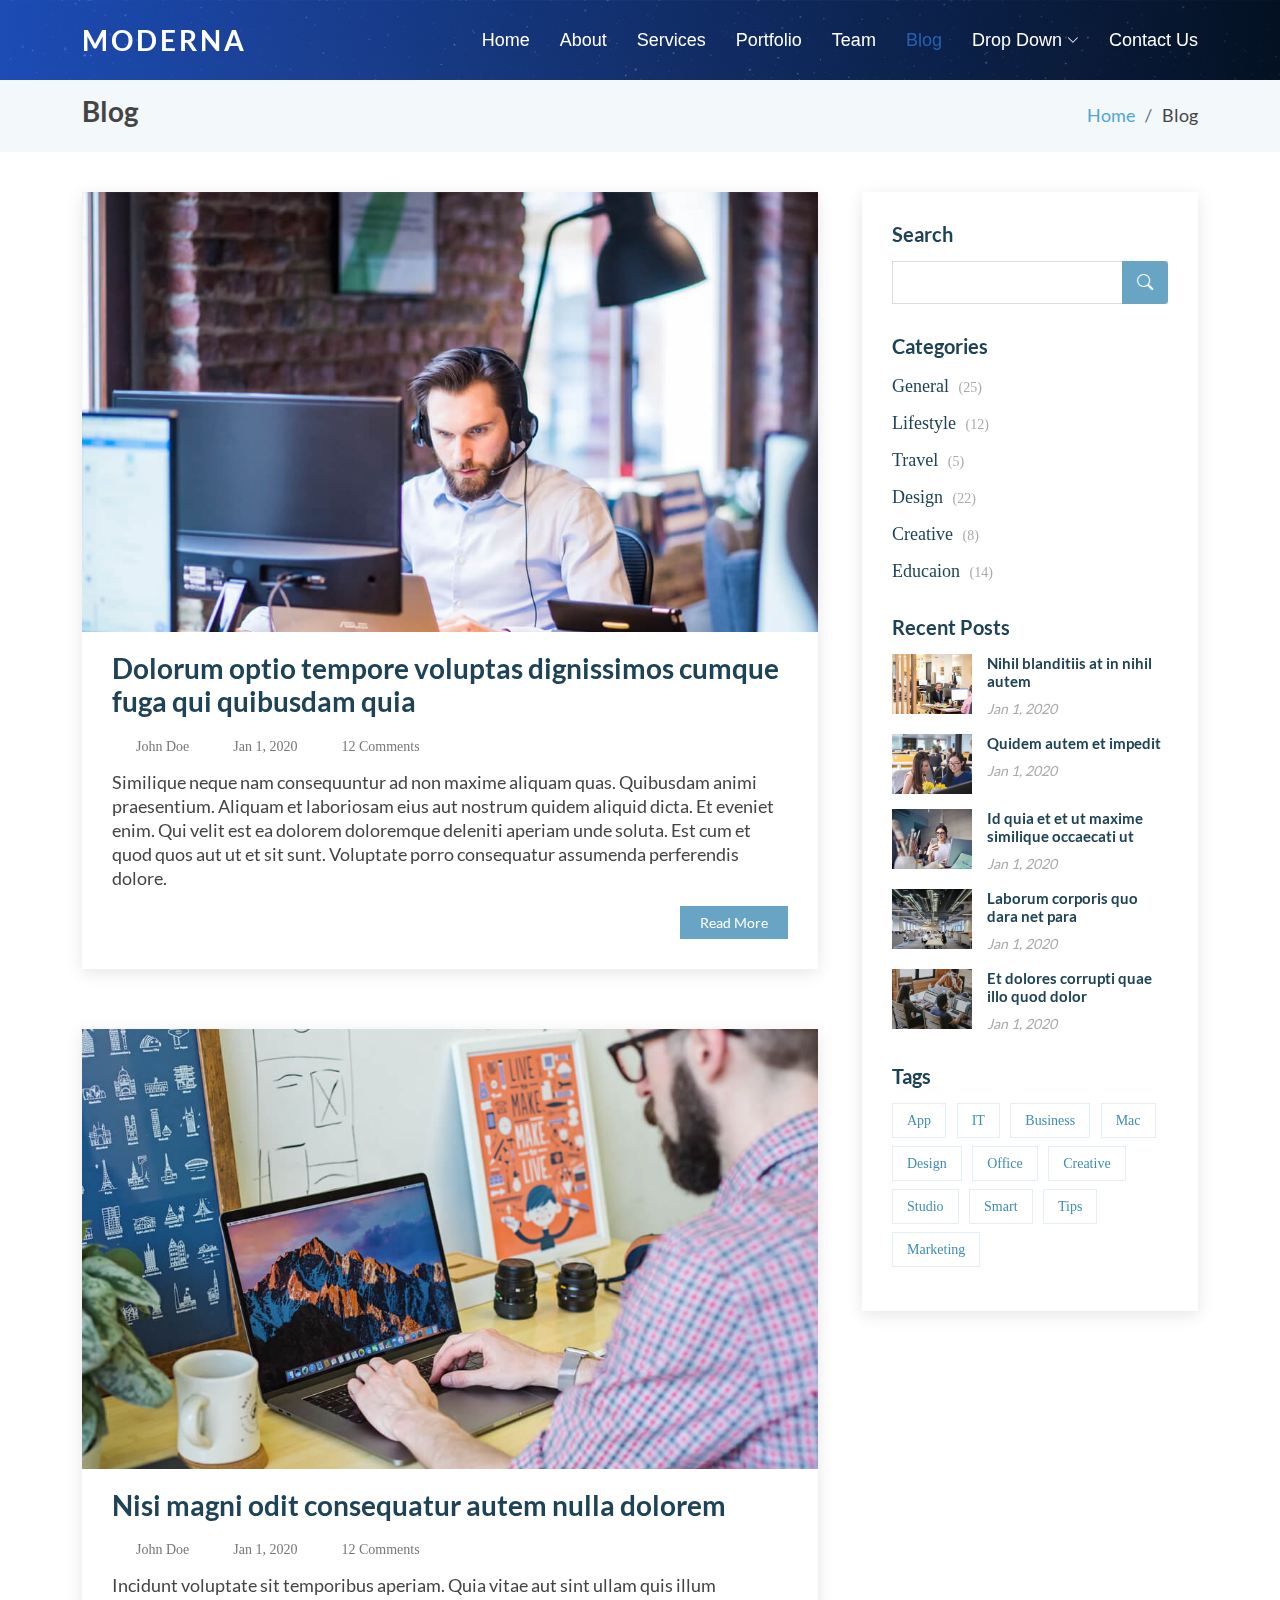
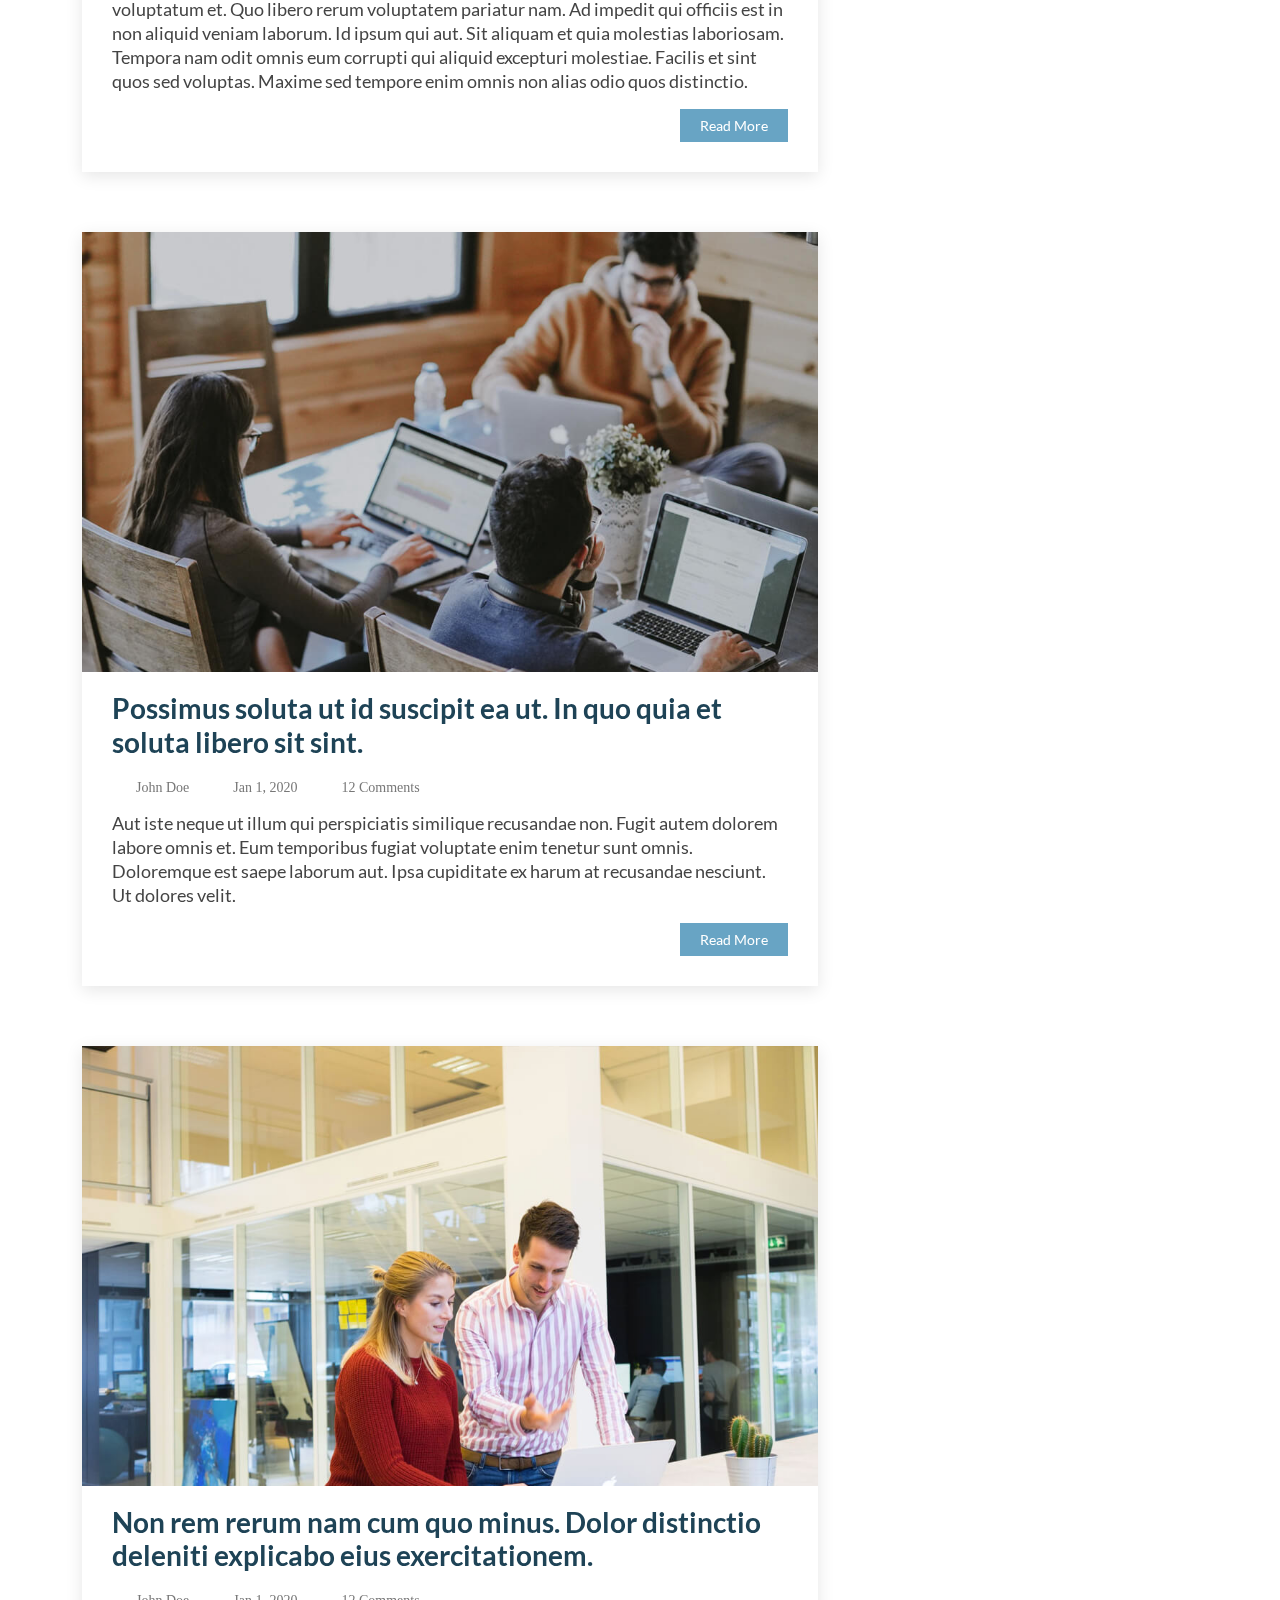
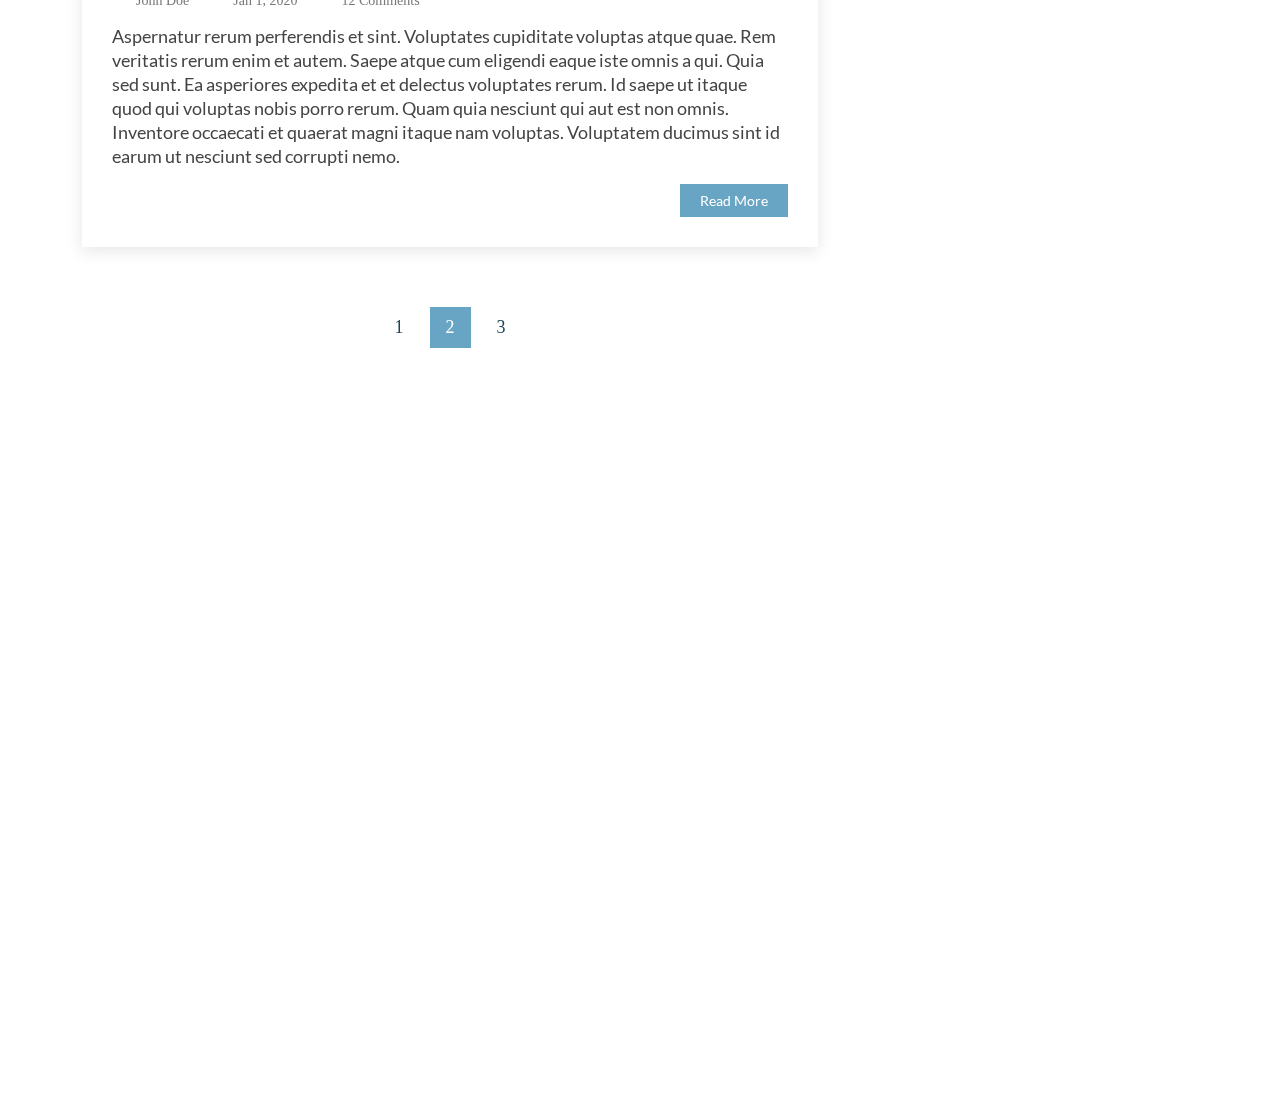
<file: blog.html>
<!DOCTYPE html>
<html lang="en">

<head>
  <meta charset="utf-8">
  <meta content="width=device-width, initial-scale=1.0" name="viewport">

  <title>Blog - Moderna Bootstrap Template</title>
  <meta content="" name="description">
  <meta content="" name="keywords">

  <!-- Favicons -->
  <link href="assets/img/favicon.png" rel="icon">
  <link href="assets/img/apple-touch-icon.png" rel="apple-touch-icon">

  <!-- Google Fonts -->
  <link href="https://fonts.googleapis.com/css?family=Open+Sans:300,300i,400,400i,600,600i,700,700i|Roboto:300,300i,400,400i,500,500i,700,700i&display=swap" rel="stylesheet">

  <!-- Vendor CSS Files -->
  <link href="assets/vendor/animate.css/animate.min.css" rel="stylesheet">
  <link href="assets/vendor/aos/aos.css" rel="stylesheet">
  <link href="assets/vendor/bootstrap/css/bootstrap.min.css" rel="stylesheet">
  <link href="assets/vendor/bootstrap-icons/bootstrap-icons.css" rel="stylesheet">
  <link href="assets/vendor/boxicons/css/boxicons.min.css" rel="stylesheet">
  <link href="assets/vendor/glightbox/css/glightbox.min.css" rel="stylesheet">
  <link href="assets/vendor/swiper/swiper-bundle.min.css" rel="stylesheet">

  <!-- Template Main CSS File -->
  <link href="assets/css/style.css" rel="stylesheet">

  <!-- =======================================================
  * Template Name: Moderna - v4.11.0
  * Template URL: https://bootstrapmade.com/free-bootstrap-template-corporate-moderna/
  * Author: BootstrapMade.com
  * License: https://bootstrapmade.com/license/
  ======================================================== -->
</head>

<body>

  <!-- ======= Header ======= -->
  <header id="header" class="fixed-top d-flex align-items-center ">
    <div class="container d-flex justify-content-between align-items-center">

      <div class="logo">
        <h1 class="text-light"><a href="index.html"><span>Moderna</span></a></h1>
        <!-- Uncomment below if you prefer to use an image logo -->
        <!-- <a href="index.html"><img src="assets/img/logo.png" alt="" class="img-fluid"></a>-->
      </div>

      <nav id="navbar" class="navbar">
        <ul>
          <li><a class="" href="index.html">Home</a></li>
          <li><a href="about.html">About</a></li>
          <li><a href="services.html">Services</a></li>
          <li><a href="portfolio.html">Portfolio</a></li>
          <li><a href="team.html">Team</a></li>
          <li><a class="active" href="blog.html">Blog</a></li>
          <li class="dropdown"><a href="#"><span>Drop Down</span> <i class="bi bi-chevron-down"></i></a>
            <ul>
              <li><a href="#">Drop Down 1</a></li>
              <li class="dropdown"><a href="#"><span>Deep Drop Down</span> <i class="bi bi-chevron-right"></i></a>
                <ul>
                  <li><a href="#">Deep Drop Down 1</a></li>
                  <li><a href="#">Deep Drop Down 2</a></li>
                  <li><a href="#">Deep Drop Down 3</a></li>
                  <li><a href="#">Deep Drop Down 4</a></li>
                  <li><a href="#">Deep Drop Down 5</a></li>
                </ul>
              </li>
              <li><a href="#">Drop Down 2</a></li>
              <li><a href="#">Drop Down 3</a></li>
              <li><a href="#">Drop Down 4</a></li>
            </ul>
          </li>
          <li><a href="contact.html">Contact Us</a></li>
        </ul>
        <i class="bi bi-list mobile-nav-toggle"></i>
      </nav><!-- .navbar -->

    </div>
  </header><!-- End Header -->

  <main id="main">

    <!-- ======= Blog Section ======= -->
    <section class="breadcrumbs">
      <div class="container">

        <div class="d-flex justify-content-between align-items-center">
          <h2>Blog</h2>

          <ol>
            <li><a href="index.html">Home</a></li>
            <li>Blog</li>
          </ol>
        </div>

      </div>
    </section><!-- End Blog Section -->

    <!-- ======= Blog Section ======= -->
    <section id="blog" class="blog">
      <div class="container" data-aos="fade-up">

        <div class="row">

          <div class="col-lg-8 entries">

            <article class="entry">

              <div class="entry-img">
                <img src="assets/img/blog/blog-1.jpg" alt="" class="img-fluid">
              </div>

              <h2 class="entry-title">
                <a href="blog-single.html">Dolorum optio tempore voluptas dignissimos cumque fuga qui quibusdam quia</a>
              </h2>

              <div class="entry-meta">
                <ul>
                  <li class="d-flex align-items-center"><i class="bi bi-person"></i> <a href="blog-single.html">John Doe</a></li>
                  <li class="d-flex align-items-center"><i class="bi bi-clock"></i> <a href="blog-single.html"><time datetime="2020-01-01">Jan 1, 2020</time></a></li>
                  <li class="d-flex align-items-center"><i class="bi bi-chat-dots"></i> <a href="blog-single.html">12 Comments</a></li>
                </ul>
              </div>

              <div class="entry-content">
                <p>
                  Similique neque nam consequuntur ad non maxime aliquam quas. Quibusdam animi praesentium. Aliquam et laboriosam eius aut nostrum quidem aliquid dicta.
                  Et eveniet enim. Qui velit est ea dolorem doloremque deleniti aperiam unde soluta. Est cum et quod quos aut ut et sit sunt. Voluptate porro consequatur assumenda perferendis dolore.
                </p>
                <div class="read-more">
                  <a href="blog-single.html">Read More</a>
                </div>
              </div>

            </article><!-- End blog entry -->

            <article class="entry">

              <div class="entry-img">
                <img src="assets/img/blog/blog-2.jpg" alt="" class="img-fluid">
              </div>

              <h2 class="entry-title">
                <a href="blog-single.html">Nisi magni odit consequatur autem nulla dolorem</a>
              </h2>

              <div class="entry-meta">
                <ul>
                  <li class="d-flex align-items-center"><i class="bi bi-person"></i> <a href="blog-single.html">John Doe</a></li>
                  <li class="d-flex align-items-center"><i class="bi bi-clock"></i> <a href="blog-single.html"><time datetime="2020-01-01">Jan 1, 2020</time></a></li>
                  <li class="d-flex align-items-center"><i class="bi bi-chat-dots"></i> <a href="blog-single.html">12 Comments</a></li>
                </ul>
              </div>

              <div class="entry-content">
                <p>
                  Incidunt voluptate sit temporibus aperiam. Quia vitae aut sint ullam quis illum voluptatum et. Quo libero rerum voluptatem pariatur nam.
                  Ad impedit qui officiis est in non aliquid veniam laborum. Id ipsum qui aut. Sit aliquam et quia molestias laboriosam. Tempora nam odit omnis eum corrupti qui aliquid excepturi molestiae. Facilis et sint quos sed voluptas. Maxime sed tempore enim omnis non alias odio quos distinctio.
                </p>
                <div class="read-more">
                  <a href="blog-single.html">Read More</a>
                </div>
              </div>

            </article><!-- End blog entry -->

            <article class="entry">

              <div class="entry-img">
                <img src="assets/img/blog/blog-3.jpg" alt="" class="img-fluid">
              </div>

              <h2 class="entry-title">
                <a href="blog-single.html">Possimus soluta ut id suscipit ea ut. In quo quia et soluta libero sit sint.</a>
              </h2>

              <div class="entry-meta">
                <ul>
                  <li class="d-flex align-items-center"><i class="bi bi-person"></i> <a href="blog-single.html">John Doe</a></li>
                  <li class="d-flex align-items-center"><i class="bi bi-clock"></i> <a href="blog-single.html"><time datetime="2020-01-01">Jan 1, 2020</time></a></li>
                  <li class="d-flex align-items-center"><i class="bi bi-chat-dots"></i> <a href="blog-single.html">12 Comments</a></li>
                </ul>
              </div>

              <div class="entry-content">
                <p>
                  Aut iste neque ut illum qui perspiciatis similique recusandae non. Fugit autem dolorem labore omnis et. Eum temporibus fugiat voluptate enim tenetur sunt omnis.
                  Doloremque est saepe laborum aut. Ipsa cupiditate ex harum at recusandae nesciunt. Ut dolores velit.
                </p>
                <div class="read-more">
                  <a href="blog-single.html">Read More</a>
                </div>
              </div>

            </article><!-- End blog entry -->

            <article class="entry">

              <div class="entry-img">
                <img src="assets/img/blog/blog-4.jpg" alt="" class="img-fluid">
              </div>

              <h2 class="entry-title">
                <a href="blog-single.html">Non rem rerum nam cum quo minus. Dolor distinctio deleniti explicabo eius exercitationem.</a>
              </h2>

              <div class="entry-meta">
                <ul>
                  <li class="d-flex align-items-center"><i class="bi bi-person"></i> <a href="blog-single.html">John Doe</a></li>
                  <li class="d-flex align-items-center"><i class="bi bi-clock"></i> <a href="blog-single.html"><time datetime="2020-01-01">Jan 1, 2020</time></a></li>
                  <li class="d-flex align-items-center"><i class="bi bi-chat-dots"></i> <a href="blog-single.html">12 Comments</a></li>
                </ul>
              </div>

              <div class="entry-content">
                <p>
                  Aspernatur rerum perferendis et sint. Voluptates cupiditate voluptas atque quae. Rem veritatis rerum enim et autem. Saepe atque cum eligendi eaque iste omnis a qui.
                  Quia sed sunt. Ea asperiores expedita et et delectus voluptates rerum. Id saepe ut itaque quod qui voluptas nobis porro rerum. Quam quia nesciunt qui aut est non omnis. Inventore occaecati et quaerat magni itaque nam voluptas. Voluptatem ducimus sint id earum ut nesciunt sed corrupti nemo.
                </p>
                <div class="read-more">
                  <a href="blog-single.html">Read More</a>
                </div>
              </div>

            </article><!-- End blog entry -->

            <div class="blog-pagination">
              <ul class="justify-content-center">
                <li><a href="#">1</a></li>
                <li class="active"><a href="#">2</a></li>
                <li><a href="#">3</a></li>
              </ul>
            </div>

          </div><!-- End blog entries list -->

          <div class="col-lg-4">

            <div class="sidebar">

              <h3 class="sidebar-title">Search</h3>
              <div class="sidebar-item search-form">
                <form action="">
                  <input type="text">
                  <button type="submit"><i class="bi bi-search"></i></button>
                </form>
              </div><!-- End sidebar search formn-->

              <h3 class="sidebar-title">Categories</h3>
              <div class="sidebar-item categories">
                <ul>
                  <li><a href="#">General <span>(25)</span></a></li>
                  <li><a href="#">Lifestyle <span>(12)</span></a></li>
                  <li><a href="#">Travel <span>(5)</span></a></li>
                  <li><a href="#">Design <span>(22)</span></a></li>
                  <li><a href="#">Creative <span>(8)</span></a></li>
                  <li><a href="#">Educaion <span>(14)</span></a></li>
                </ul>
              </div><!-- End sidebar categories-->

              <h3 class="sidebar-title">Recent Posts</h3>
              <div class="sidebar-item recent-posts">
                <div class="post-item clearfix">
                  <img src="assets/img/blog/blog-recent-1.jpg" alt="">
                  <h4><a href="blog-single.html">Nihil blanditiis at in nihil autem</a></h4>
                  <time datetime="2020-01-01">Jan 1, 2020</time>
                </div>

                <div class="post-item clearfix">
                  <img src="assets/img/blog/blog-recent-2.jpg" alt="">
                  <h4><a href="blog-single.html">Quidem autem et impedit</a></h4>
                  <time datetime="2020-01-01">Jan 1, 2020</time>
                </div>

                <div class="post-item clearfix">
                  <img src="assets/img/blog/blog-recent-3.jpg" alt="">
                  <h4><a href="blog-single.html">Id quia et et ut maxime similique occaecati ut</a></h4>
                  <time datetime="2020-01-01">Jan 1, 2020</time>
                </div>

                <div class="post-item clearfix">
                  <img src="assets/img/blog/blog-recent-4.jpg" alt="">
                  <h4><a href="blog-single.html">Laborum corporis quo dara net para</a></h4>
                  <time datetime="2020-01-01">Jan 1, 2020</time>
                </div>

                <div class="post-item clearfix">
                  <img src="assets/img/blog/blog-recent-5.jpg" alt="">
                  <h4><a href="blog-single.html">Et dolores corrupti quae illo quod dolor</a></h4>
                  <time datetime="2020-01-01">Jan 1, 2020</time>
                </div>

              </div><!-- End sidebar recent posts-->

              <h3 class="sidebar-title">Tags</h3>
              <div class="sidebar-item tags">
                <ul>
                  <li><a href="#">App</a></li>
                  <li><a href="#">IT</a></li>
                  <li><a href="#">Business</a></li>
                  <li><a href="#">Mac</a></li>
                  <li><a href="#">Design</a></li>
                  <li><a href="#">Office</a></li>
                  <li><a href="#">Creative</a></li>
                  <li><a href="#">Studio</a></li>
                  <li><a href="#">Smart</a></li>
                  <li><a href="#">Tips</a></li>
                  <li><a href="#">Marketing</a></li>
                </ul>
              </div><!-- End sidebar tags-->

            </div><!-- End sidebar -->

          </div><!-- End blog sidebar -->

        </div>

      </div>
    </section><!-- End Blog Section -->

  </main><!-- End #main -->

  <!-- ======= Footer ======= -->
  <footer id="footer" data-aos="fade-up" data-aos-easing="ease-in-out" data-aos-duration="500">

    <div class="footer-newsletter">
      <div class="container">
        <div class="row">
          <div class="col-lg-6">
            <h4>Our Newsletter</h4>
            <p>Tamen quem nulla quae legam multos aute sint culpa legam noster magna</p>
          </div>
          <div class="col-lg-6">
            <form action="" method="post">
              <input type="email" name="email"><input type="submit" value="Subscribe">
            </form>
          </div>
        </div>
      </div>
    </div>

    <div class="footer-top">
      <div class="container">
        <div class="row">

          <div class="col-lg-3 col-md-6 footer-links">
            <h4>Useful Links</h4>
            <ul>
              <li><i class="bx bx-chevron-right"></i> <a href="#">Home</a></li>
              <li><i class="bx bx-chevron-right"></i> <a href="#">About us</a></li>
              <li><i class="bx bx-chevron-right"></i> <a href="#">Services</a></li>
              <li><i class="bx bx-chevron-right"></i> <a href="#">Terms of service</a></li>
              <li><i class="bx bx-chevron-right"></i> <a href="#">Privacy policy</a></li>
            </ul>
          </div>

          <div class="col-lg-3 col-md-6 footer-links">
            <h4>Our Services</h4>
            <ul>
              <li><i class="bx bx-chevron-right"></i> <a href="#">Web Design</a></li>
              <li><i class="bx bx-chevron-right"></i> <a href="#">Web Development</a></li>
              <li><i class="bx bx-chevron-right"></i> <a href="#">Product Management</a></li>
              <li><i class="bx bx-chevron-right"></i> <a href="#">Marketing</a></li>
              <li><i class="bx bx-chevron-right"></i> <a href="#">Graphic Design</a></li>
            </ul>
          </div>

          <div class="col-lg-3 col-md-6 footer-contact">
            <h4>Contact Us</h4>
            <p>
              A108 Adam Street <br>
              New York, NY 535022<br>
              United States <br><br>
              <strong>Phone:</strong> +1 5589 55488 55<br>
              <strong>Email:</strong> info@example.com<br>
            </p>

          </div>

          <div class="col-lg-3 col-md-6 footer-info">
            <h3>About Moderna</h3>
            <p>Cras fermentum odio eu feugiat lide par naso tierra. Justo eget nada terra videa magna derita valies darta donna mare fermentum iaculis eu non diam phasellus.</p>
            <div class="social-links mt-3">
              <a href="#" class="twitter"><i class="bx bxl-twitter"></i></a>
              <a href="#" class="facebook"><i class="bx bxl-facebook"></i></a>
              <a href="#" class="instagram"><i class="bx bxl-instagram"></i></a>
              <a href="#" class="linkedin"><i class="bx bxl-linkedin"></i></a>
            </div>
          </div>

        </div>
      </div>
    </div>

    <div class="container">
      <div class="copyright">
        &copy; Copyright <strong><span>Moderna</span></strong>. All Rights Reserved
      </div>
      <div class="credits">
        <!-- All the links in the footer should remain intact. -->
        <!-- You can delete the links only if you purchased the pro version. -->
        <!-- Licensing information: https://bootstrapmade.com/license/ -->
        <!-- Purchase the pro version with working PHP/AJAX contact form: https://bootstrapmade.com/free-bootstrap-template-corporate-moderna/ -->
        Designed by <a href="https://bootstrapmade.com/">BootstrapMade</a>
      </div>
    </div>
  </footer><!-- End Footer -->

  <a href="#" class="back-to-top d-flex align-items-center justify-content-center"><i class="bi bi-arrow-up-short"></i></a>

  <!-- Vendor JS Files -->
  <script src="assets/vendor/purecounter/purecounter_vanilla.js"></script>
  <script src="assets/vendor/aos/aos.js"></script>
  <script src="assets/vendor/bootstrap/js/bootstrap.bundle.min.js"></script>
  <script src="assets/vendor/glightbox/js/glightbox.min.js"></script>
  <script src="assets/vendor/isotope-layout/isotope.pkgd.min.js"></script>
  <script src="assets/vendor/swiper/swiper-bundle.min.js"></script>
  <script src="assets/vendor/waypoints/noframework.waypoints.js"></script>
  <script src="assets/vendor/php-email-form/validate.js"></script>

  <!-- Template Main JS File -->
  <script src="assets/js/main.js"></script>

</body>

</html>
</file>
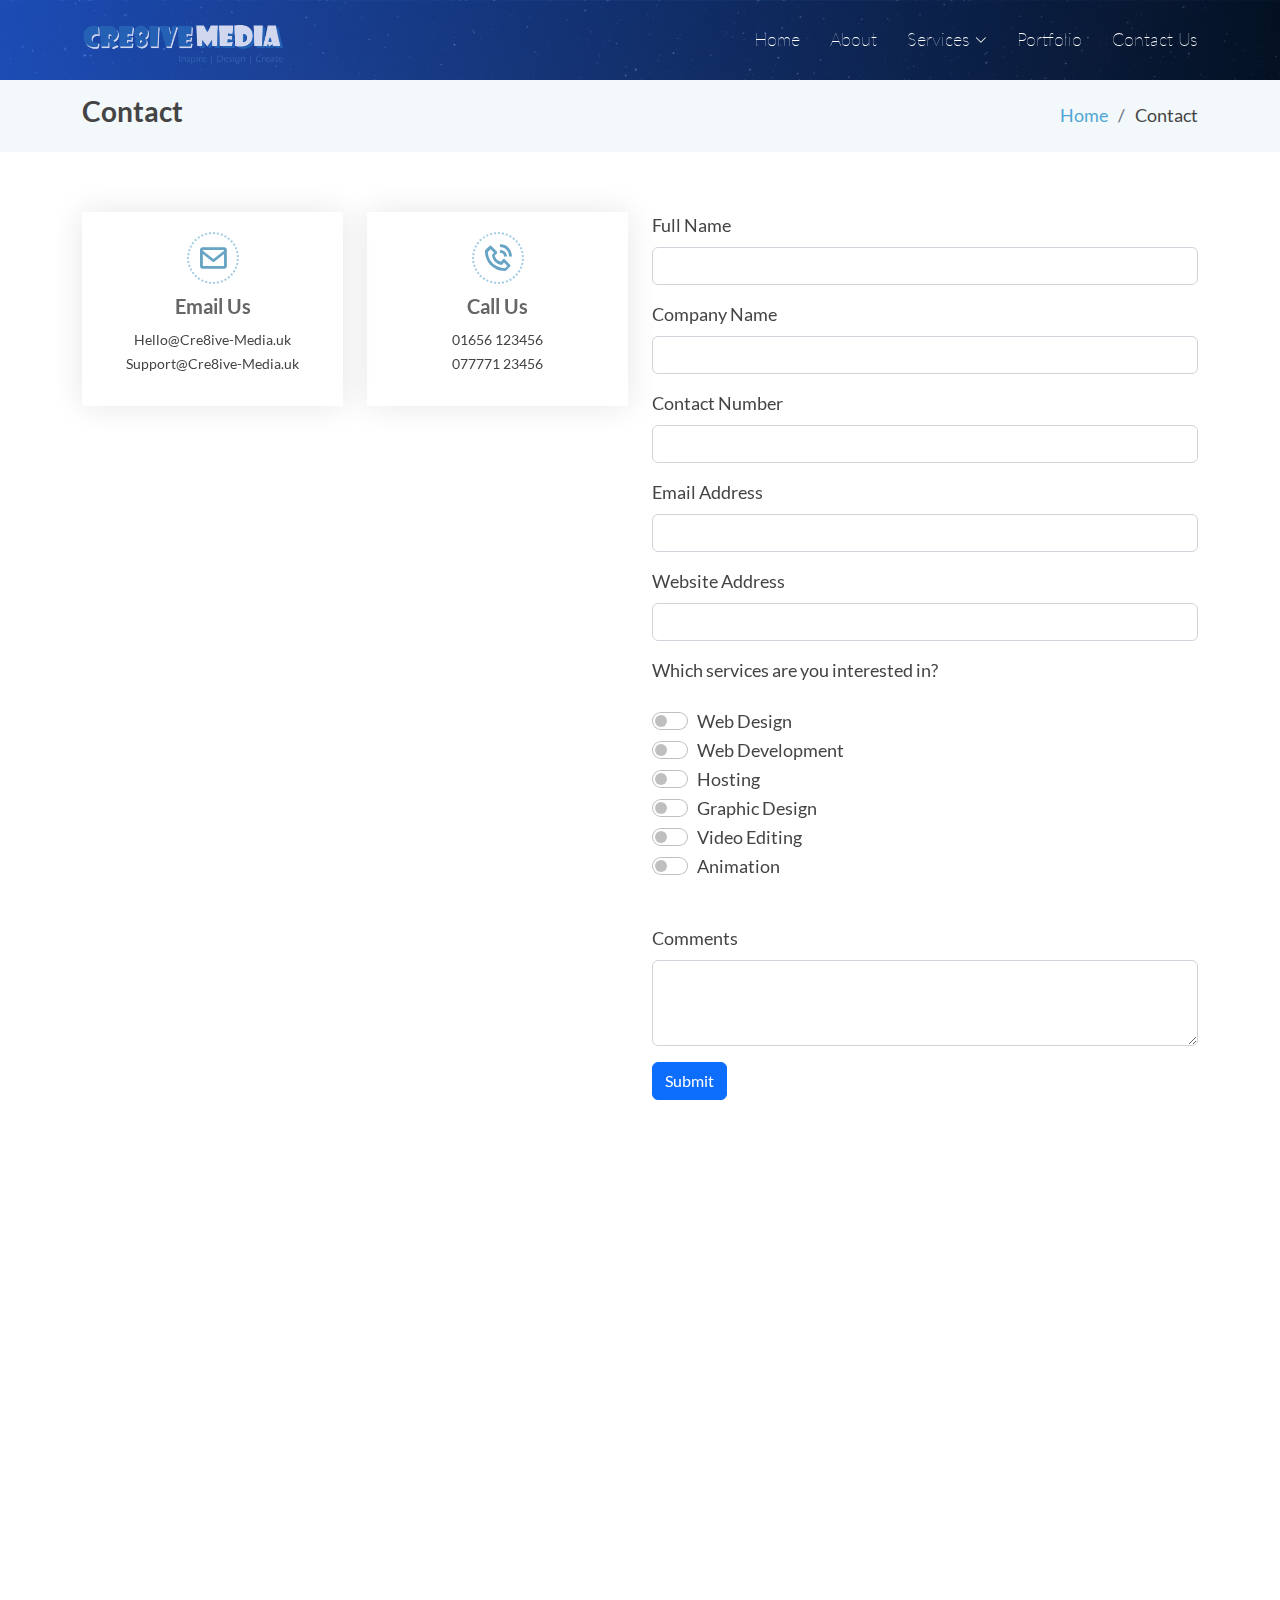
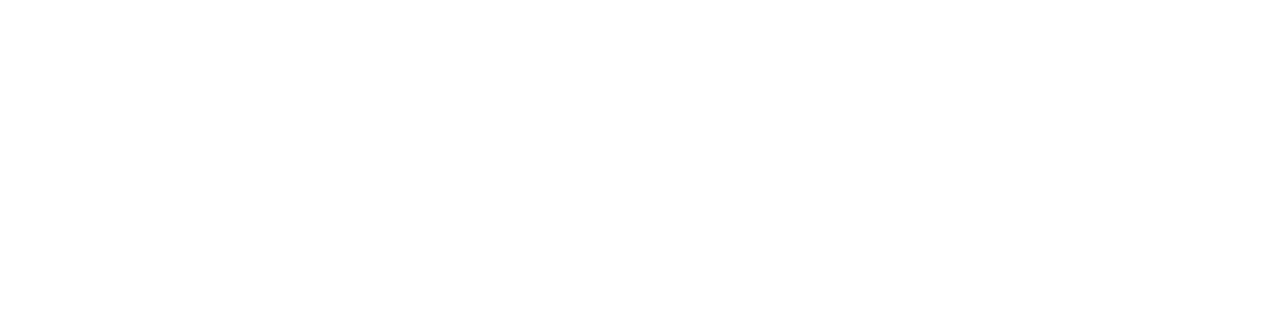
<file: contact.html>
<!DOCTYPE html>
<html lang="en">

<head>
  <meta charset="utf-8">
  <meta content="width=device-width, initial-scale=1.0" name="viewport">

  <title>Cre8ive Media - Contact Us</title>
  <meta content="" name="description">
  <meta content="" name="keywords">

  <!-- Favicons -->
  <link href="assets/img/favicon.png" rel="icon">
  <link href="assets/img/apple-touch-icon.png" rel="apple-touch-icon">

  <!-- Google Fonts -->
  <link href="https://fonts.googleapis.com/css?family=Open+Sans:300,300i,400,400i,600,600i,700,700i|Roboto:300,300i,400,400i,500,500i,700,700i&display=swap" rel="stylesheet">
  <link rel="preconnect" href="https://fonts.googleapis.com">
  <link rel="preconnect" href="https://fonts.gstatic.com" crossorigin>
  <link href="https://fonts.googleapis.com/css2?family=Lato:wght@300;700&display=swap" rel="stylesheet">


  <!-- Vendor CSS Files -->
  <link href="assets/vendor/animate.css/animate.min.css" rel="stylesheet">
  <link href="assets/vendor/aos/aos.css" rel="stylesheet">
  <link href="assets/vendor/bootstrap/css/bootstrap.min.css" rel="stylesheet">
  <link href="assets/vendor/bootstrap-icons/bootstrap-icons.css" rel="stylesheet">
  <link href="assets/vendor/boxicons/css/boxicons.min.css" rel="stylesheet">
  <link href="assets/vendor/glightbox/css/glightbox.min.css" rel="stylesheet">
  <link href="assets/vendor/swiper/swiper-bundle.min.css" rel="stylesheet">

  <!-- Template Main CSS File -->
  <link href="assets/css/style.css" rel="stylesheet">

  <!-- =======================================================
  * Template Name: Moderna - v4.11.0
  * Template URL: https://bootstrapmade.com/free-bootstrap-template-corporate-moderna/
  * Author: BootstrapMade.com
  * License: https://bootstrapmade.com/license/
  ======================================================== -->
</head>

<body>

  <!-- ======= Header ======= -->
  <header id="header" class="fixed-top d-flex align-items-center ">
    <div class="container d-flex justify-content-between align-items-center">

      <div class="logo">
        <h1 class="text-light"><a href="index.html"><span></span></a></h1>
        <!-- Uncomment below if you prefer to use an image logo -->
       <a href="index.html"><img src="assets/img/web_logo.png" alt="Cre8ive Media Logo" class="img-fluid"></a>
      </div>

      <nav id="navbar" class="navbar">
        <ul>
          <li><a href="index.html">Home</a></li>
          <li><a href="about.html">About</a></li>
          <li class="active dropdown"><a href="services.html"><span>Services</span> <i class="bi bi-chevron-down"></i></a>
            <ul>
             <li><a href="web-design.html">Web Design</a></li>
             
             <li><a href="web-dev.html">Web Development</a></li>
             <li><a href="web-hosting.html">Web & Email Hosting</a></li>
             <!-- <li><a href="#">Maintenance</a></li> -->
              <li class="dropdown"><a href="maintenance.html"><span>Maintenance</span> <i class="bi bi-chevron-right"></i></a>
               <ul>
                <li><a href="maintenance.html#web-site-maintenance">Web site maintenance</a></li> 
                <li><a href="maintenance.html#social-media-management">Socail media management</a></li>
                 <li><a href="maintenance.html#seo-solutions">SEO</a></li>
                 <li><a href="maintenance.html#ppc">PPC advertising</a></li>
                 <!-- <li><a href="#">Deep Drop Down 4</a></li>
                 <li><a href="#">Deep Drop Down 5</a></li> -->
               </ul>
             </li>
             
             
             <!-- <li><a href="#">Social Media Management</a></li> -->
             <!-- <li><a href="#">Graphic Design</a></li> -->
             <li><a href="Video-editing.html">Video Editing</a></li>
            </ul>

          <!-- <li><a href="services.html">Services</a></li> -->
          <li><a href="portfolio.html">Portfolio</a></li>
          <!-- <li><a href="team.html">Team</a></li> -->
          <!-- <li><a href="blog.html">Blog</a></li> -->
          
            
          </li>
          <li><a href="contact.html">Contact Us</a></li>
        </ul>
        <i class="bi bi-list mobile-nav-toggle"></i>
      </nav><!-- .navbar -->

    </div>
  </header><!-- End Header -->

  <main id="main">

    <!-- ======= Contact Section ======= -->
    <section class="breadcrumbs">
      <div class="container">

        <div class="d-flex justify-content-between align-items-center">
          <h2>Contact</h2>
          <ol>
            <li><a href="index.html">Home</a></li>
            <li>Contact</li>
          </ol>
        </div>

      </div>
    </section><!-- End Contact Section -->

    <!-- ======= Contact Section ======= -->
    <section class="contact" data-aos="fade-up" data-aos-easing="ease-in-out" data-aos-duration="500">
      <div class="container">

        <div class="row">

          <div class="col-lg-6">

            <div class="row">
              <div class="col-md-6">
                <div class="info-box">
                  <i class="bx bx-envelope"></i>
                  <h3>Email Us</h3>
                  <p>Hello@Cre8ive-Media.uk<br>Support@Cre8ive-Media.uk</p>
                </div>
              </div>
              <div class="col-md-6">
                <div class="info-box">
                  <i class="bx bx-phone-call"></i>
                  <h3>Call Us</h3>
                  <p>01656 123456<br>077771 23456</p>
                </div>
              </div>
            </div>

          </div>

          <div class="col-lg-6">
            
                                        <!-- Conact Form Start -->
                            <form action="assets/scripts/submit_enquiry.php" method="post">
                                <div class="mb-3">
                                  <label for="full_name" class="form-label">Full Name</label>
                                  <input type="text" name="full_name" class="form-control" id="full_name" aria-describedby="text">
                                  <div id="emailHelp" class="form-text"></div>
                                </div>
                                <div class="mb-3">
                                    <label for="company_name" class="form-label">Company Name</label>
                                    <input type="text" name="company_name" class="form-control" id="company_name" aria-describedby="text">
                                    <div id="emailHelp" class="form-text"></div>
                                  </div>
                                  <div class="mb-3">
                                    <label for="contact_number" class="form-label">Contact Number</label>
                                    <input type="text" name="contact_number" class="form-control" id="contact_number" aria-describedby="text">
                                    <div id="emailHelp" class="form-text"></div>
                                  </div>
                                  <div class="mb-3">
                                    <label for="email_address" class="form-label">Email Address</label>
                                    <input type="text" name="email_address" class="form-control" id="email_address" aria-describedby="text">
                                    <div id="emailHelp" class="form-text"></div>
                                  </div>
                                  <div class="mb-3">
                                    <label for="web_address" class="form-label">Website Address</label>
                                    <input type="text" name="web_address" class="form-control" id="web_address" aria-describedby="text">
                                    <div id="emailHelp" class="form-text"></div>
                                  </div>
                                
                                  <div class="mb-3">
                                    <label for="exampleInputEmail1" class="form-label">Which services are you interested in?</label>
                                    </div>


                                    <div class="form-check form-switch">
                                        <input class="form-check-input" name="service_web_design" type="checkbox" id="service_web_design">
                                        <label class="form-check-label" for="service_web_design">Web Design</label>
                                      </div>
                                      <div class="form-check form-switch">
                                        <input class="form-check-input" name="service_web" type="checkbox" id="service_web" >
                                        <label class="form-check-label" for="service_web">Web Development</label>
                                      </div>
                                      <div class="form-check form-switch">
                                        <input class="form-check-input" name="service_hosting" type="checkbox" id="service_hosting" >
                                        <label class="form-check-label" for="service_hosting">Hosting</label>
                                      </div>
                                      <div class="form-check form-switch">
                                        <input class="form-check-input" name="service_graphic_design" type="checkbox" id="service_graphic_design" >
                                        <label class="form-check-label" for="service_graphic_design">Graphic Design</label>
                                      </div>
                                      <div class="form-check form-switch">
                                        <input class="form-check-input" name="service_video_editing" type="checkbox" id="service_video_editing" >
                                        <label class="form-check-label" for="service_video_editing">Video Editing</label>
                                      </div>
                                      <div class="form-check form-switch">
                                        <input class="form-check-input" name="service_animation" type="checkbox" id="service_animation" >
                                        <label class="form-check-label" for="service_animation">Animation</label>
                                      </div>


                                      <div class="mb-3">
                                        <label for="exampleInputEmail1" class="form-label"></label>
                                        </div>


                                      <div class="mb-3">
                                        <label for="comments" class="form-label">Comments</label>
                                        <textarea class="form-control" name="comments" id="comments" rows="3"></textarea>
                                      </div>
                                <button type="submit" class="btn btn-primary">Submit</button>
                              </form>
                              <!-- Contact From End -->
            
            
            
            
            
            
            <!-- <form action="forms/contact.php" method="post" role="form" class="php-email-form">
              <div class="row">
                <div class="col-md-6 form-group">
                  <input type="text" name="name" class="form-control" id="name" placeholder="Your Name" required>
                </div>
                <div class="col-md-6 form-group mt-3 mt-md-0">
                  <input type="email" class="form-control" name="email" id="email" placeholder="Your Email" required>
                </div>
              </div>
              <div class="form-group mt-3">
                <input type="text" class="form-control" name="subject" id="subject" placeholder="Subject" required>
              </div>
              <div class="form-group mt-3">
                <textarea class="form-control" name="message" rows="5" placeholder="Message" required></textarea>
              </div>
              <div class="my-3">
                <div class="loading">Loading</div>
                <div class="error-message"></div>
                <div class="sent-message">Your message has been sent. Thank you!</div>
              </div>
              <div class="text-center"><button type="submit">Send Message</button></div>
            </form> -->
          </div>

        </div>

      </div>
    </section><!-- End Contact Section -->

    <!-- ======= Map Section ======= -->
    <!-- <section class="map mt-2">
      <div class="container-fluid p-0">
        <iframe src="https://www.google.com/maps/embed?pb=!1m18!1m12!1m3!1d3024.2219901290355!2d-74.00369368400567!3d40.71312937933185!2m3!1f0!2f0!3f0!3m2!1i1024!2i768!4f13.1!3m3!1m2!1s0x89c25a23e28c1191%3A0x49f75d3281df052a!2s150%20Park%20Row%2C%20New%20York%2C%20NY%2010007%2C%20USA!5e0!3m2!1sen!2sbg!4v1579767901424!5m2!1sen!2sbg" frameborder="0" style="border:0;" allowfullscreen=""></iframe>
      </div>
    </section>--> <!-- End Map Section -->

  </main><!-- End #main -->

<!-- ======= Footer ======= -->
<footer id="footer" data-aos="fade-up" data-aos-easing="ease-in-out" data-aos-duration="500">

  <div class="footer-newsletter contact-us">
    <div class="container">
      <div class="row">
        <div class="col-lg-12">
          <h4>Want to know more?</h4>
          <p>Why not get in touch and see how Cre8ive Media can help you</p>
          <a href="contact.html" class="btn-get-started animate__animated animate__fadeInUp">Contact Us</a>
        </div>
        <!-- <div class="col-lg-6">
          
           <form action="" method="post">
             <input type="email" name="email"> <input type="submit" value="Subscribe">
          </form> 
        </div>-->
      </div>
    </div>
  </div>

  <div class="footer-top">
    <div class="container">
      <div class="row">

        <div class="col-lg-3 col-md-6 footer-links">
          <h4>Useful Links</h4>
          <ul>
            <li><i class="bx bx-chevron-right"></i> <a href="#">Home</a></li>
            <li><i class="bx bx-chevron-right"></i> <a href="#">About us</a></li>
            <li><i class="bx bx-chevron-right"></i> <a href="#">Services</a></li>
            <li><i class="bx bx-chevron-right"></i> <a href="#">Terms of service</a></li>
            <li><i class="bx bx-chevron-right"></i> <a href="#">Privacy policy</a></li>
          </ul>
        </div>

        <div class="col-lg-3 col-md-6 footer-links">
          <h4>Our Services</h4>
          <ul>
            <li><i class="bx bx-chevron-right"></i> <a href="#">Web Design</a></li>
            <li><i class="bx bx-chevron-right"></i> <a href="#">Web Development</a></li>
            <li><i class="bx bx-chevron-right"></i> <a href="#">Web Hosting</a></li>
            <li><i class="bx bx-chevron-right"></i> <a href="#">Graphic Design</a></li>
            <li><i class="bx bx-chevron-right"></i> <a href="#">Video Editing</a></li>
          </ul>
        </div>

        <div class="col-lg-3 col-md-6 footer-contact">
          <h4>Contact Us</h4>
          <p>
            <strong>Phone:</strong> 01656 123456<br>
            <strong>Phone:</strong> 07123 456789<br>
            <strong>Email:</strong> Hello@cre8ive-media.uk<br>
          </p>
        </div>

        <div class="col-lg-3 col-md-6 footer-info">
          <h4>The Socials</h4>
          <p>Join us on the following social platforms </p>
          <div class="social-links mt-3">
            <a href="#" class="twitter"><i class="bx bxl-twitter"></i></a>
            <a href="#" class="facebook"><i class="bx bxl-facebook"></i></a>
            <a href="#" class="instagram"><i class="bx bxl-instagram"></i></a>
            <a href="#" class="linkedin"><i class="bx bxl-youtube"></i></a>
          </div>
        </div>

      </div>
    </div>
  </div>

  <div class="container">
    <div class="copyright">
      &copy; Copyright <strong><span>Cre8ive Media UK</span></strong>. All Rights Reserved
    </div>
  </div>
</footer><!-- End Footer -->

  <a href="#" class="back-to-top d-flex align-items-center justify-content-center"><i class="bi bi-arrow-up-short"></i></a>

  <!-- Vendor JS Files -->
  <script src="assets/vendor/purecounter/purecounter_vanilla.js"></script>
  <script src="assets/vendor/aos/aos.js"></script>
  <script src="assets/vendor/bootstrap/js/bootstrap.bundle.min.js"></script>
  <script src="assets/vendor/glightbox/js/glightbox.min.js"></script>
  <script src="assets/vendor/isotope-layout/isotope.pkgd.min.js"></script>
  <script src="assets/vendor/swiper/swiper-bundle.min.js"></script>
  <script src="assets/vendor/waypoints/noframework.waypoints.js"></script>
  <script src="assets/vendor/php-email-form/validate.js"></script>

  <!-- Template Main JS File -->
  <script src="assets/js/main.js"></script>

</body>

</html>
</file>
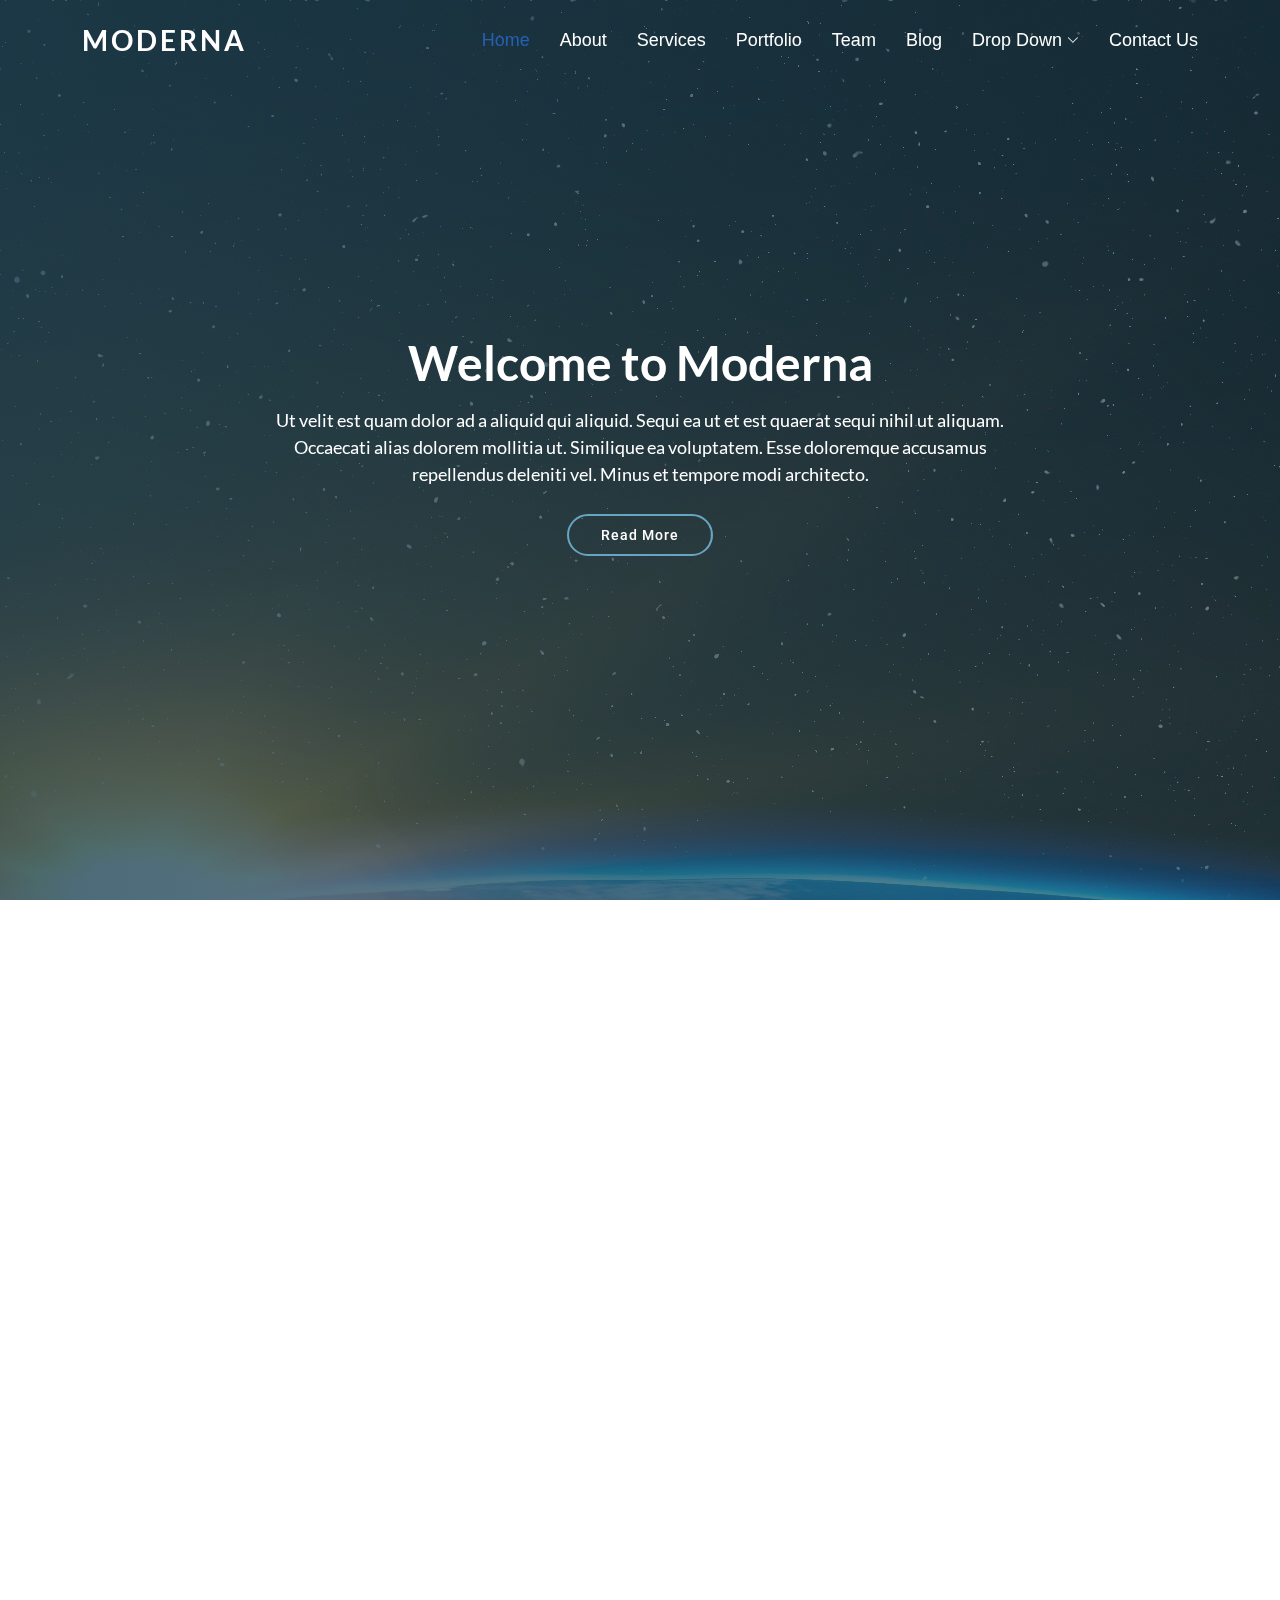
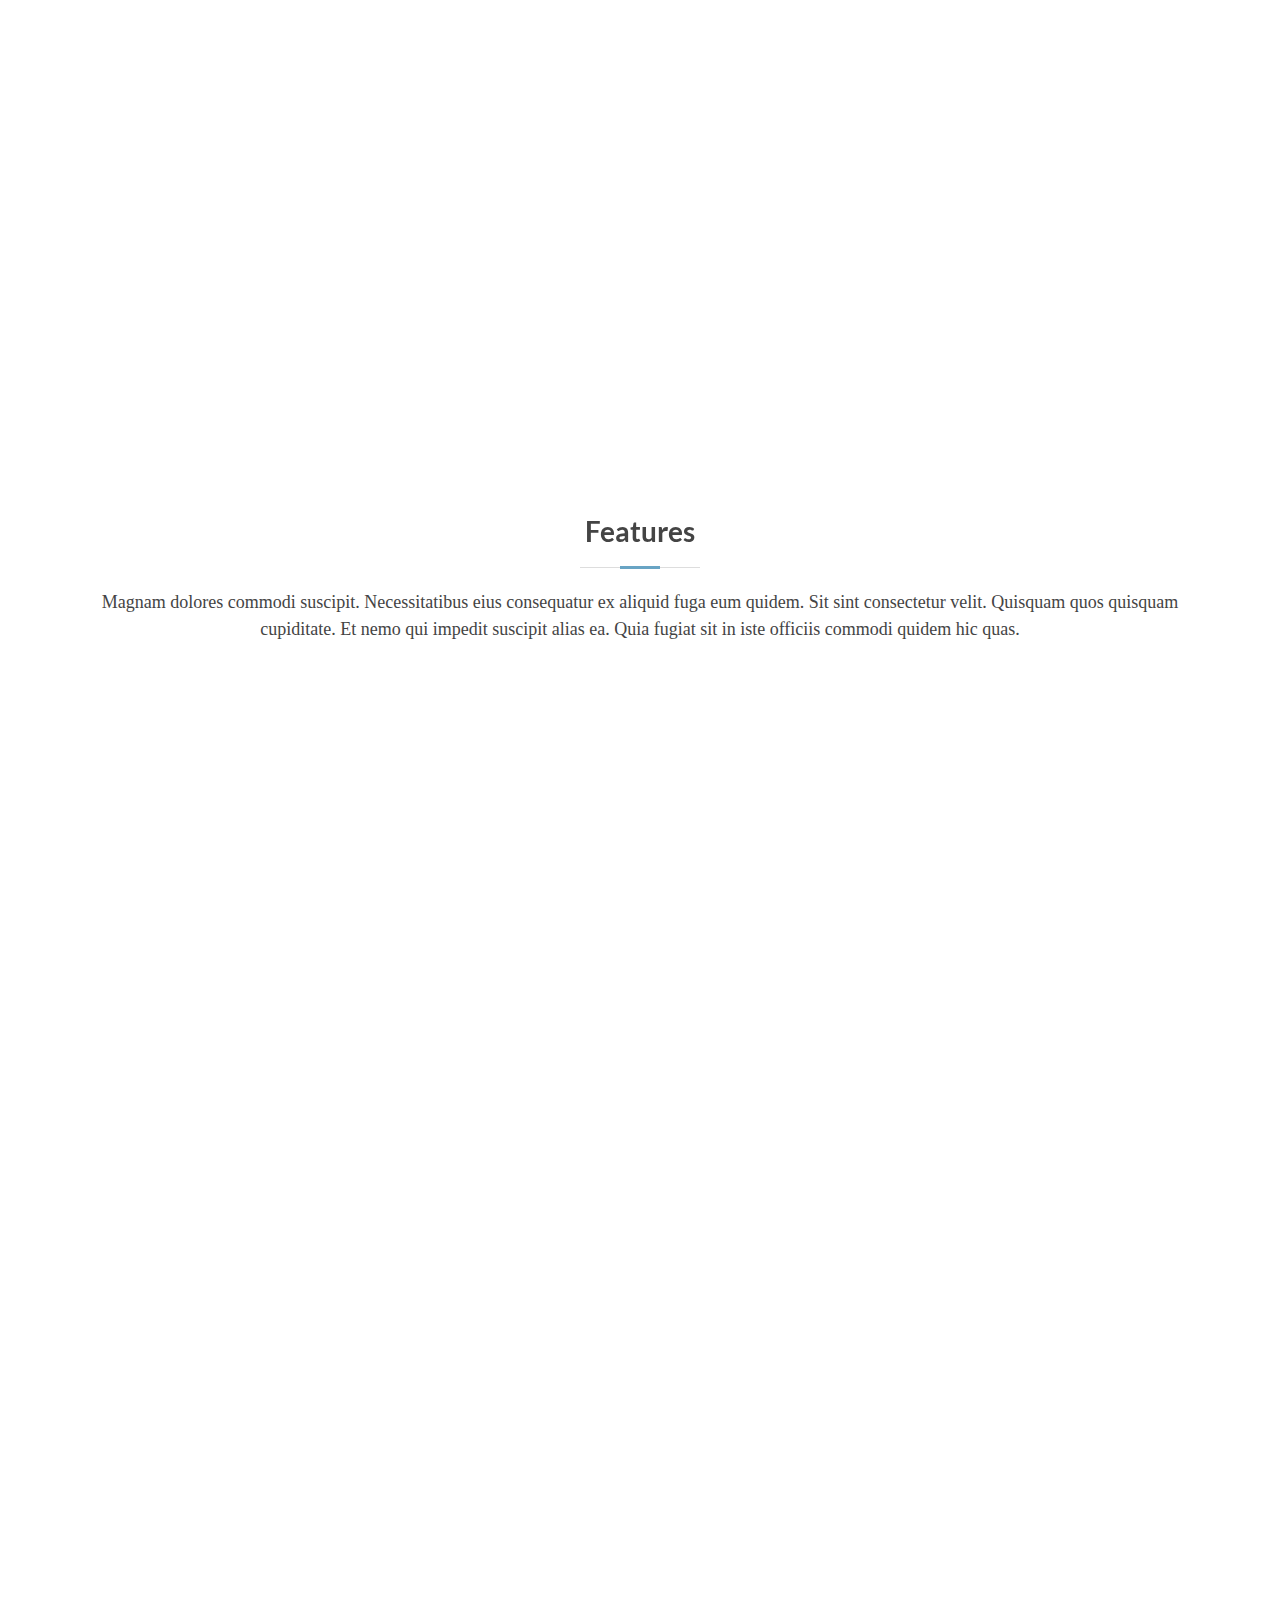
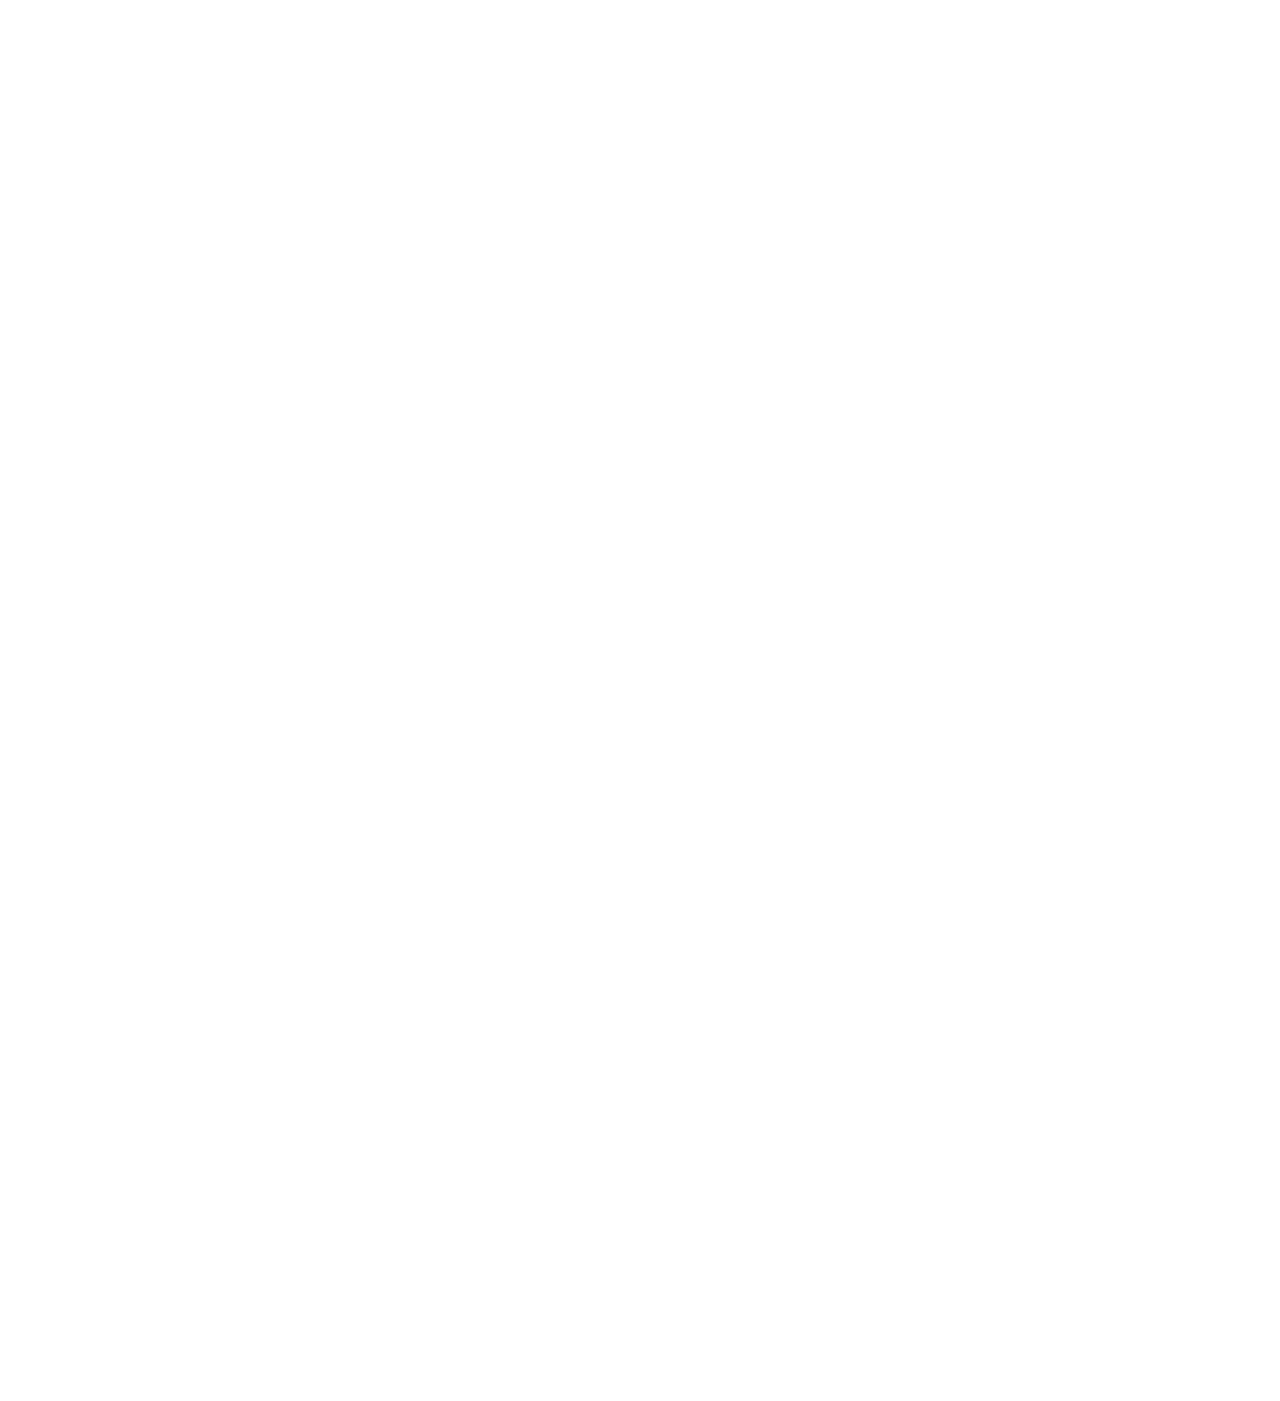
<file: index-2.html>
<!DOCTYPE html>
<html lang="en">

<head>
  <meta charset="utf-8">
  <meta content="width=device-width, initial-scale=1.0" name="viewport">

  <title>Moderna Bootstrap Template - Index 2 without slider</title>
  <meta content="" name="description">
  <meta content="" name="keywords">

  <!-- Favicons -->
  <link href="assets/img/favicon.png" rel="icon">
  <link href="assets/img/apple-touch-icon.png" rel="apple-touch-icon">

  <!-- Google Fonts -->
  <link href="https://fonts.googleapis.com/css?family=Open+Sans:300,300i,400,400i,600,600i,700,700i|Roboto:300,300i,400,400i,500,500i,700,700i&display=swap" rel="stylesheet">

  <!-- Vendor CSS Files -->
  <link href="assets/vendor/animate.css/animate.min.css" rel="stylesheet">
  <link href="assets/vendor/aos/aos.css" rel="stylesheet">
  <link href="assets/vendor/bootstrap/css/bootstrap.min.css" rel="stylesheet">
  <link href="assets/vendor/bootstrap-icons/bootstrap-icons.css" rel="stylesheet">
  <link href="assets/vendor/boxicons/css/boxicons.min.css" rel="stylesheet">
  <link href="assets/vendor/glightbox/css/glightbox.min.css" rel="stylesheet">
  <link href="assets/vendor/swiper/swiper-bundle.min.css" rel="stylesheet">

  <!-- Template Main CSS File -->
  <link href="assets/css/style.css" rel="stylesheet">

  <!-- =======================================================
  * Template Name: Moderna - v4.11.0
  * Template URL: https://bootstrapmade.com/free-bootstrap-template-corporate-moderna/
  * Author: BootstrapMade.com
  * License: https://bootstrapmade.com/license/
  ======================================================== -->
</head>

<body>

  <!-- ======= Header ======= -->
  <header id="header" class="fixed-top d-flex align-items-center header-transparent">
    <div class="container d-flex justify-content-between align-items-center">

      <div class="logo">
        <h1 class="text-light"><a href="index.html"><span>Moderna</span></a></h1>
        <!-- Uncomment below if you prefer to use an image logo -->
        <!-- <a href="index.html"><img src="assets/img/logo.png" alt="" class="img-fluid"></a>-->
      </div>

      <nav id="navbar" class="navbar">
        <ul>
          <li><a class="active " href="index.html">Home</a></li>
          <li><a href="about.html">About</a></li>
          <li><a href="services.html">Services</a></li>
          <li><a href="portfolio.html">Portfolio</a></li>
          <li><a href="team.html">Team</a></li>
          <li><a href="blog.html">Blog</a></li>
          <li class="dropdown"><a href="#"><span>Drop Down</span> <i class="bi bi-chevron-down"></i></a>
            <ul>
              <li><a href="#">Drop Down 1</a></li>
              <li class="dropdown"><a href="#"><span>Deep Drop Down</span> <i class="bi bi-chevron-right"></i></a>
                <ul>
                  <li><a href="#">Deep Drop Down 1</a></li>
                  <li><a href="#">Deep Drop Down 2</a></li>
                  <li><a href="#">Deep Drop Down 3</a></li>
                  <li><a href="#">Deep Drop Down 4</a></li>
                  <li><a href="#">Deep Drop Down 5</a></li>
                </ul>
              </li>
              <li><a href="#">Drop Down 2</a></li>
              <li><a href="#">Drop Down 3</a></li>
              <li><a href="#">Drop Down 4</a></li>
            </ul>
          </li>
          <li><a href="contact.html">Contact Us</a></li>
        </ul>
        <i class="bi bi-list mobile-nav-toggle"></i>
      </nav><!-- .navbar -->

    </div>
  </header><!-- End Header -->

  <!-- ======= Hero No Slider Section ======= -->
  <section id="hero-no-slider" class="d-flex justify-cntent-center align-items-center">
    <div class="container position-relative" data-aos="fade-up" data-aos-delay="100">
      <div class="row justify-content-center">
        <div class="col-xl-8">
          <h2>Welcome to Moderna</h2>
          <p>Ut velit est quam dolor ad a aliquid qui aliquid. Sequi ea ut et est quaerat sequi nihil ut aliquam. Occaecati alias dolorem mollitia ut. Similique ea voluptatem. Esse doloremque accusamus repellendus deleniti vel. Minus et tempore modi architecto.</p>
          <a href="" class="btn-get-started ">Read More</a>
        </div>
      </div>
    </div>
  </section><!-- End Hero No Slider Sectio -->

  <main id="main">

    <!-- ======= Services Section ======= -->
    <section class="services">
      <div class="container">

        <div class="row">
          <div class="col-md-6 col-lg-3 d-flex align-items-stretch" data-aos="fade-up">
            <div class="icon-box icon-box-pink">
              <div class="icon"><i class="bx bxl-dribbble"></i></div>
              <h4 class="title"><a href="">Lorem Ipsum</a></h4>
              <p class="description">Voluptatum deleniti atque corrupti quos dolores et quas molestias excepturi sint occaecati cupiditate non provident</p>
            </div>
          </div>

          <div class="col-md-6 col-lg-3 d-flex align-items-stretch" data-aos="fade-up" data-aos-delay="100">
            <div class="icon-box icon-box-cyan">
              <div class="icon"><i class="bx bx-file"></i></div>
              <h4 class="title"><a href="">Sed ut perspiciatis</a></h4>
              <p class="description">Duis aute irure dolor in reprehenderit in voluptate velit esse cillum dolore eu fugiat nulla pariatur</p>
            </div>
          </div>

          <div class="col-md-6 col-lg-3 d-flex align-items-stretch" data-aos="fade-up" data-aos-delay="200">
            <div class="icon-box icon-box-green">
              <div class="icon"><i class="bx bx-tachometer"></i></div>
              <h4 class="title"><a href="">Magni Dolores</a></h4>
              <p class="description">Excepteur sint occaecat cupidatat non proident, sunt in culpa qui officia deserunt mollit anim id est laborum</p>
            </div>
          </div>

          <div class="col-md-6 col-lg-3 d-flex align-items-stretch" data-aos="fade-up" data-aos-delay="200">
            <div class="icon-box icon-box-blue">
              <div class="icon"><i class="bx bx-world"></i></div>
              <h4 class="title"><a href="">Nemo Enim</a></h4>
              <p class="description">At vero eos et accusamus et iusto odio dignissimos ducimus qui blanditiis praesentium voluptatum deleniti atque</p>
            </div>
          </div>

        </div>

      </div>
    </section><!-- End Services Section -->

    <!-- ======= Why Us Section ======= -->
    <section class="why-us section-bg" data-aos="fade-up" date-aos-delay="200">
      <div class="container">

        <div class="row">
          <div class="col-lg-6 video-box">
            <img src="assets/img/why-us.jpg" class="img-fluid" alt="">
            <a href="https://www.youtube.com/watch?v=jDDaplaOz7Q" class="venobox play-btn mb-4" data-vbtype="video" data-autoplay="true"></a>
          </div>

          <div class="col-lg-6 d-flex flex-column justify-content-center p-5">

            <div class="icon-box">
              <div class="icon"><i class="bx bx-fingerprint"></i></div>
              <h4 class="title"><a href="">Lorem Ipsum</a></h4>
              <p class="description">Voluptatum deleniti atque corrupti quos dolores et quas molestias excepturi sint occaecati cupiditate non provident</p>
            </div>

            <div class="icon-box">
              <div class="icon"><i class="bx bx-gift"></i></div>
              <h4 class="title"><a href="">Nemo Enim</a></h4>
              <p class="description">At vero eos et accusamus et iusto odio dignissimos ducimus qui blanditiis praesentium voluptatum deleniti atque</p>
            </div>

          </div>
        </div>

      </div>
    </section><!-- End Why Us Section -->

    <!-- ======= Features Section ======= -->
    <section class="features">
      <div class="container">

        <div class="section-title">
          <h2>Features</h2>
          <p>Magnam dolores commodi suscipit. Necessitatibus eius consequatur ex aliquid fuga eum quidem. Sit sint consectetur velit. Quisquam quos quisquam cupiditate. Et nemo qui impedit suscipit alias ea. Quia fugiat sit in iste officiis commodi quidem hic quas.</p>
        </div>

        <div class="row" data-aos="fade-up">
          <div class="col-md-5">
            <img src="assets/img/features-1.svg" class="img-fluid" alt="">
          </div>
          <div class="col-md-7 pt-4">
            <h3>Voluptatem dignissimos provident quasi corporis voluptates sit assumenda.</h3>
            <p class="fst-italic">
              Lorem ipsum dolor sit amet, consectetur adipiscing elit, sed do eiusmod tempor incididunt ut labore et dolore
              magna aliqua.
            </p>
            <ul>
              <li><i class="bi bi-check"></i> Ullamco laboris nisi ut aliquip ex ea commodo consequat.</li>
              <li><i class="bi bi-check"></i> Duis aute irure dolor in reprehenderit in voluptate velit.</li>
            </ul>
          </div>
        </div>

        <div class="row" data-aos="fade-up">
          <div class="col-md-5 order-1 order-md-2">
            <img src="assets/img/features-2.svg" class="img-fluid" alt="">
          </div>
          <div class="col-md-7 pt-5 order-2 order-md-1">
            <h3>Corporis temporibus maiores provident</h3>
            <p class="fst-italic">
              Lorem ipsum dolor sit amet, consectetur adipiscing elit, sed do eiusmod tempor incididunt ut labore et dolore
              magna aliqua.
            </p>
            <p>
              Ullamco laboris nisi ut aliquip ex ea commodo consequat. Duis aute irure dolor in reprehenderit in voluptate
              velit esse cillum dolore eu fugiat nulla pariatur. Excepteur sint occaecat cupidatat non proident, sunt in
              culpa qui officia deserunt mollit anim id est laborum
            </p>
          </div>
        </div>

        <div class="row" data-aos="fade-up">
          <div class="col-md-5">
            <img src="assets/img/features-3.svg" class="img-fluid" alt="">
          </div>
          <div class="col-md-7 pt-5">
            <h3>Sunt consequatur ad ut est nulla consectetur reiciendis animi voluptas</h3>
            <p>Cupiditate placeat cupiditate placeat est ipsam culpa. Delectus quia minima quod. Sunt saepe odit aut quia voluptatem hic voluptas dolor doloremque.</p>
            <ul>
              <li><i class="bi bi-check"></i> Ullamco laboris nisi ut aliquip ex ea commodo consequat.</li>
              <li><i class="bi bi-check"></i> Duis aute irure dolor in reprehenderit in voluptate velit.</li>
              <li><i class="bi bi-check"></i> Facilis ut et voluptatem aperiam. Autem soluta ad fugiat.</li>
            </ul>
          </div>
        </div>

        <div class="row" data-aos="fade-up">
          <div class="col-md-5 order-1 order-md-2">
            <img src="assets/img/features-4.svg" class="img-fluid" alt="">
          </div>
          <div class="col-md-7 pt-5 order-2 order-md-1">
            <h3>Quas et necessitatibus eaque impedit ipsum animi consequatur incidunt in</h3>
            <p class="fst-italic">
              Lorem ipsum dolor sit amet, consectetur adipiscing elit, sed do eiusmod tempor incididunt ut labore et dolore
              magna aliqua.
            </p>
            <p>
              Ullamco laboris nisi ut aliquip ex ea commodo consequat. Duis aute irure dolor in reprehenderit in voluptate
              velit esse cillum dolore eu fugiat nulla pariatur. Excepteur sint occaecat cupidatat non proident, sunt in
              culpa qui officia deserunt mollit anim id est laborum
            </p>
          </div>
        </div>

      </div>
    </section><!-- End Features Section -->

  </main><!-- End #main -->

  <!-- ======= Footer ======= -->
  <footer id="footer" data-aos="fade-up" data-aos-easing="ease-in-out" data-aos-duration="500">

    <div class="footer-newsletter">
      <div class="container">
        <div class="row">
          <div class="col-lg-6">
            <h4>Our Newsletter</h4>
            <p>Tamen quem nulla quae legam multos aute sint culpa legam noster magna</p>
          </div>
          <div class="col-lg-6">
            <form action="" method="post">
              <input type="email" name="email"><input type="submit" value="Subscribe">
            </form>
          </div>
        </div>
      </div>
    </div>

    <div class="footer-top">
      <div class="container">
        <div class="row">

          <div class="col-lg-3 col-md-6 footer-links">
            <h4>Useful Links</h4>
            <ul>
              <li><i class="bx bx-chevron-right"></i> <a href="#">Home</a></li>
              <li><i class="bx bx-chevron-right"></i> <a href="#">About us</a></li>
              <li><i class="bx bx-chevron-right"></i> <a href="#">Services</a></li>
              <li><i class="bx bx-chevron-right"></i> <a href="#">Terms of service</a></li>
              <li><i class="bx bx-chevron-right"></i> <a href="#">Privacy policy</a></li>
            </ul>
          </div>

          <div class="col-lg-3 col-md-6 footer-links">
            <h4>Our Services</h4>
            <ul>
              <li><i class="bx bx-chevron-right"></i> <a href="#">Web Design</a></li>
              <li><i class="bx bx-chevron-right"></i> <a href="#">Web Development</a></li>
              <li><i class="bx bx-chevron-right"></i> <a href="#">Product Management</a></li>
              <li><i class="bx bx-chevron-right"></i> <a href="#">Marketing</a></li>
              <li><i class="bx bx-chevron-right"></i> <a href="#">Graphic Design</a></li>
            </ul>
          </div>

          <div class="col-lg-3 col-md-6 footer-contact">
            <h4>Contact Us</h4>
            <p>
              A108 Adam Street <br>
              New York, NY 535022<br>
              United States <br><br>
              <strong>Phone:</strong> +1 5589 55488 55<br>
              <strong>Email:</strong> info@example.com<br>
            </p>

          </div>

          <div class="col-lg-3 col-md-6 footer-info">
            <h3>About Moderna</h3>
            <p>Cras fermentum odio eu feugiat lide par naso tierra. Justo eget nada terra videa magna derita valies darta donna mare fermentum iaculis eu non diam phasellus.</p>
            <div class="social-links mt-3">
              <a href="#" class="twitter"><i class="bx bxl-twitter"></i></a>
              <a href="#" class="facebook"><i class="bx bxl-facebook"></i></a>
              <a href="#" class="instagram"><i class="bx bxl-instagram"></i></a>
              <a href="#" class="linkedin"><i class="bx bxl-linkedin"></i></a>
            </div>
          </div>

        </div>
      </div>
    </div>

    <div class="container">
      <div class="copyright">
        &copy; Copyright <strong><span>Moderna</span></strong>. All Rights Reserved
      </div>
      <div class="credits">
        <!-- All the links in the footer should remain intact. -->
        <!-- You can delete the links only if you purchased the pro version. -->
        <!-- Licensing information: https://bootstrapmade.com/license/ -->
        <!-- Purchase the pro version with working PHP/AJAX contact form: https://bootstrapmade.com/free-bootstrap-template-corporate-moderna/ -->
        Designed by <a href="https://bootstrapmade.com/">BootstrapMade</a>
      </div>
    </div>
  </footer><!-- End Footer -->

  <a href="#" class="back-to-top d-flex align-items-center justify-content-center"><i class="bi bi-arrow-up-short"></i></a>

  <!-- Vendor JS Files -->
  <script src="assets/vendor/purecounter/purecounter_vanilla.js"></script>
  <script src="assets/vendor/aos/aos.js"></script>
  <script src="assets/vendor/bootstrap/js/bootstrap.bundle.min.js"></script>
  <script src="assets/vendor/glightbox/js/glightbox.min.js"></script>
  <script src="assets/vendor/isotope-layout/isotope.pkgd.min.js"></script>
  <script src="assets/vendor/swiper/swiper-bundle.min.js"></script>
  <script src="assets/vendor/waypoints/noframework.waypoints.js"></script>
  <script src="assets/vendor/php-email-form/validate.js"></script>

  <!-- Template Main JS File -->
  <script src="assets/js/main.js"></script>

</body>

</html>
</file>
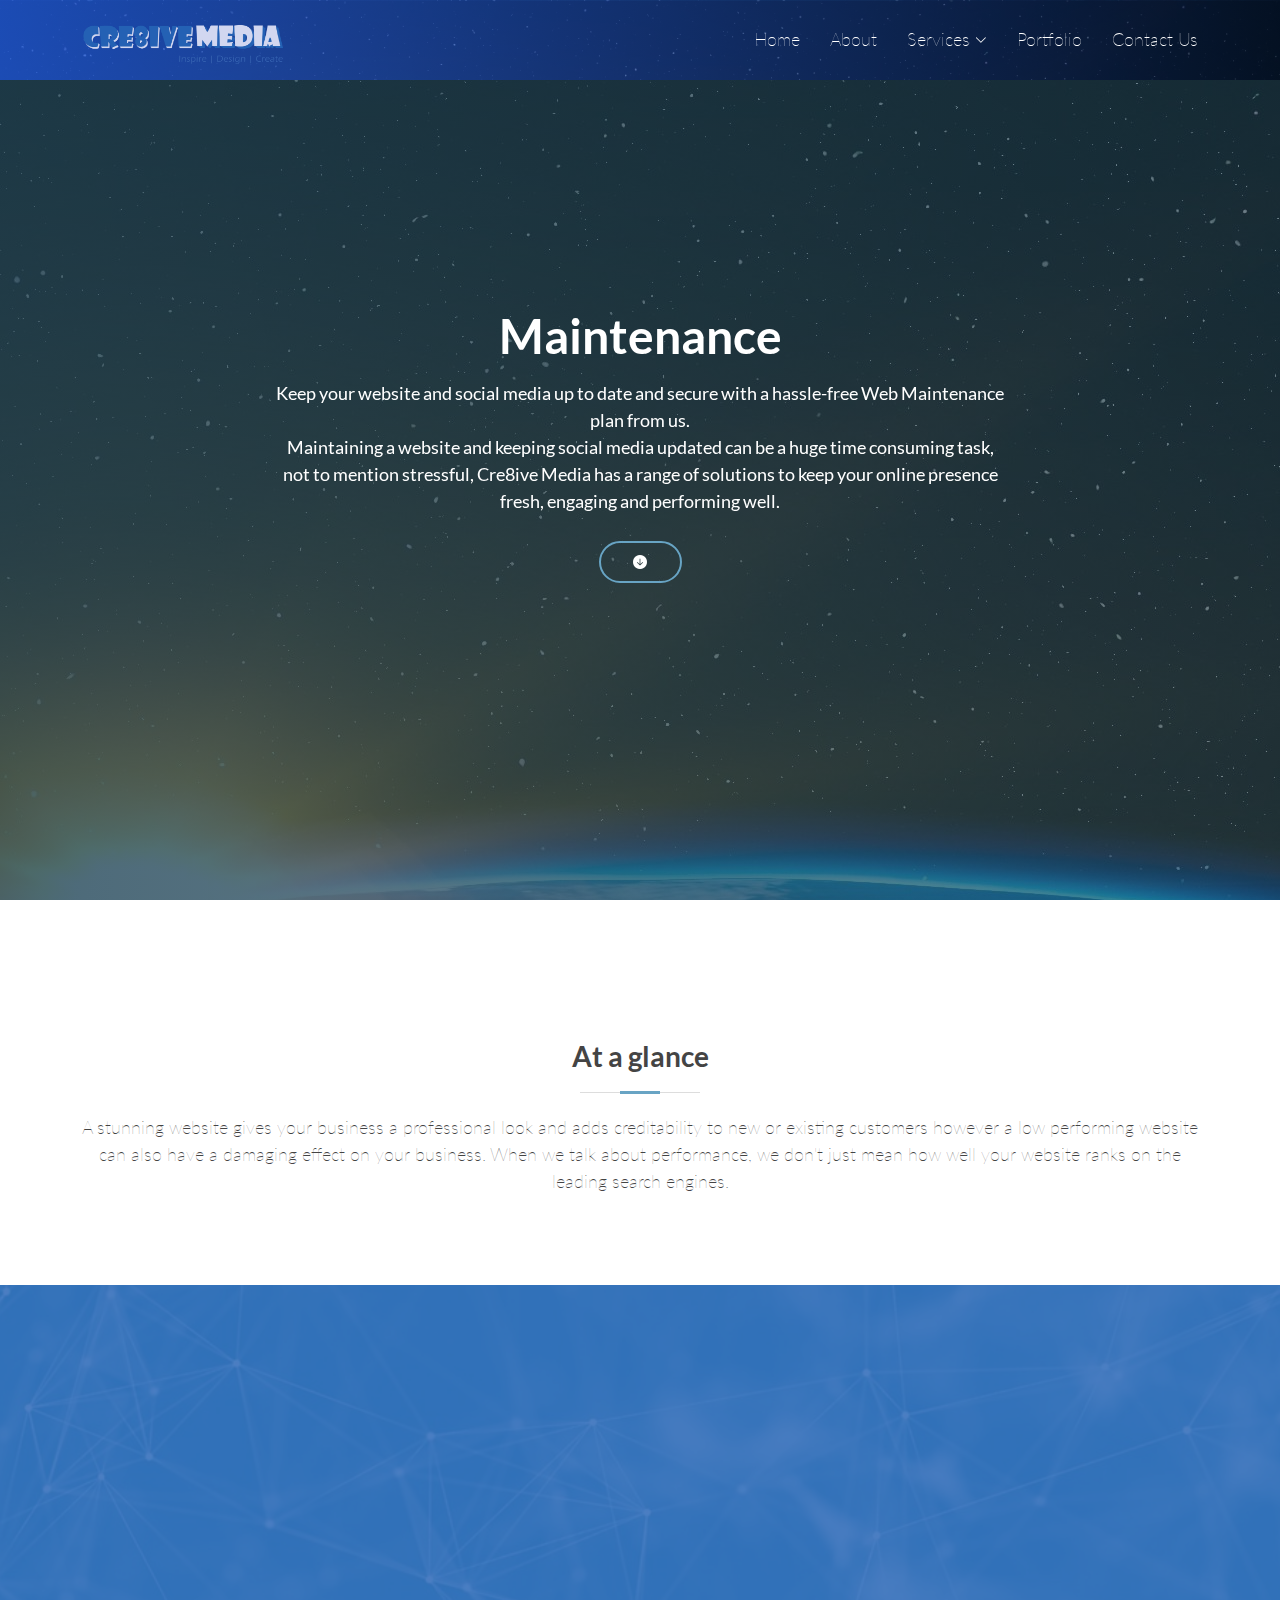
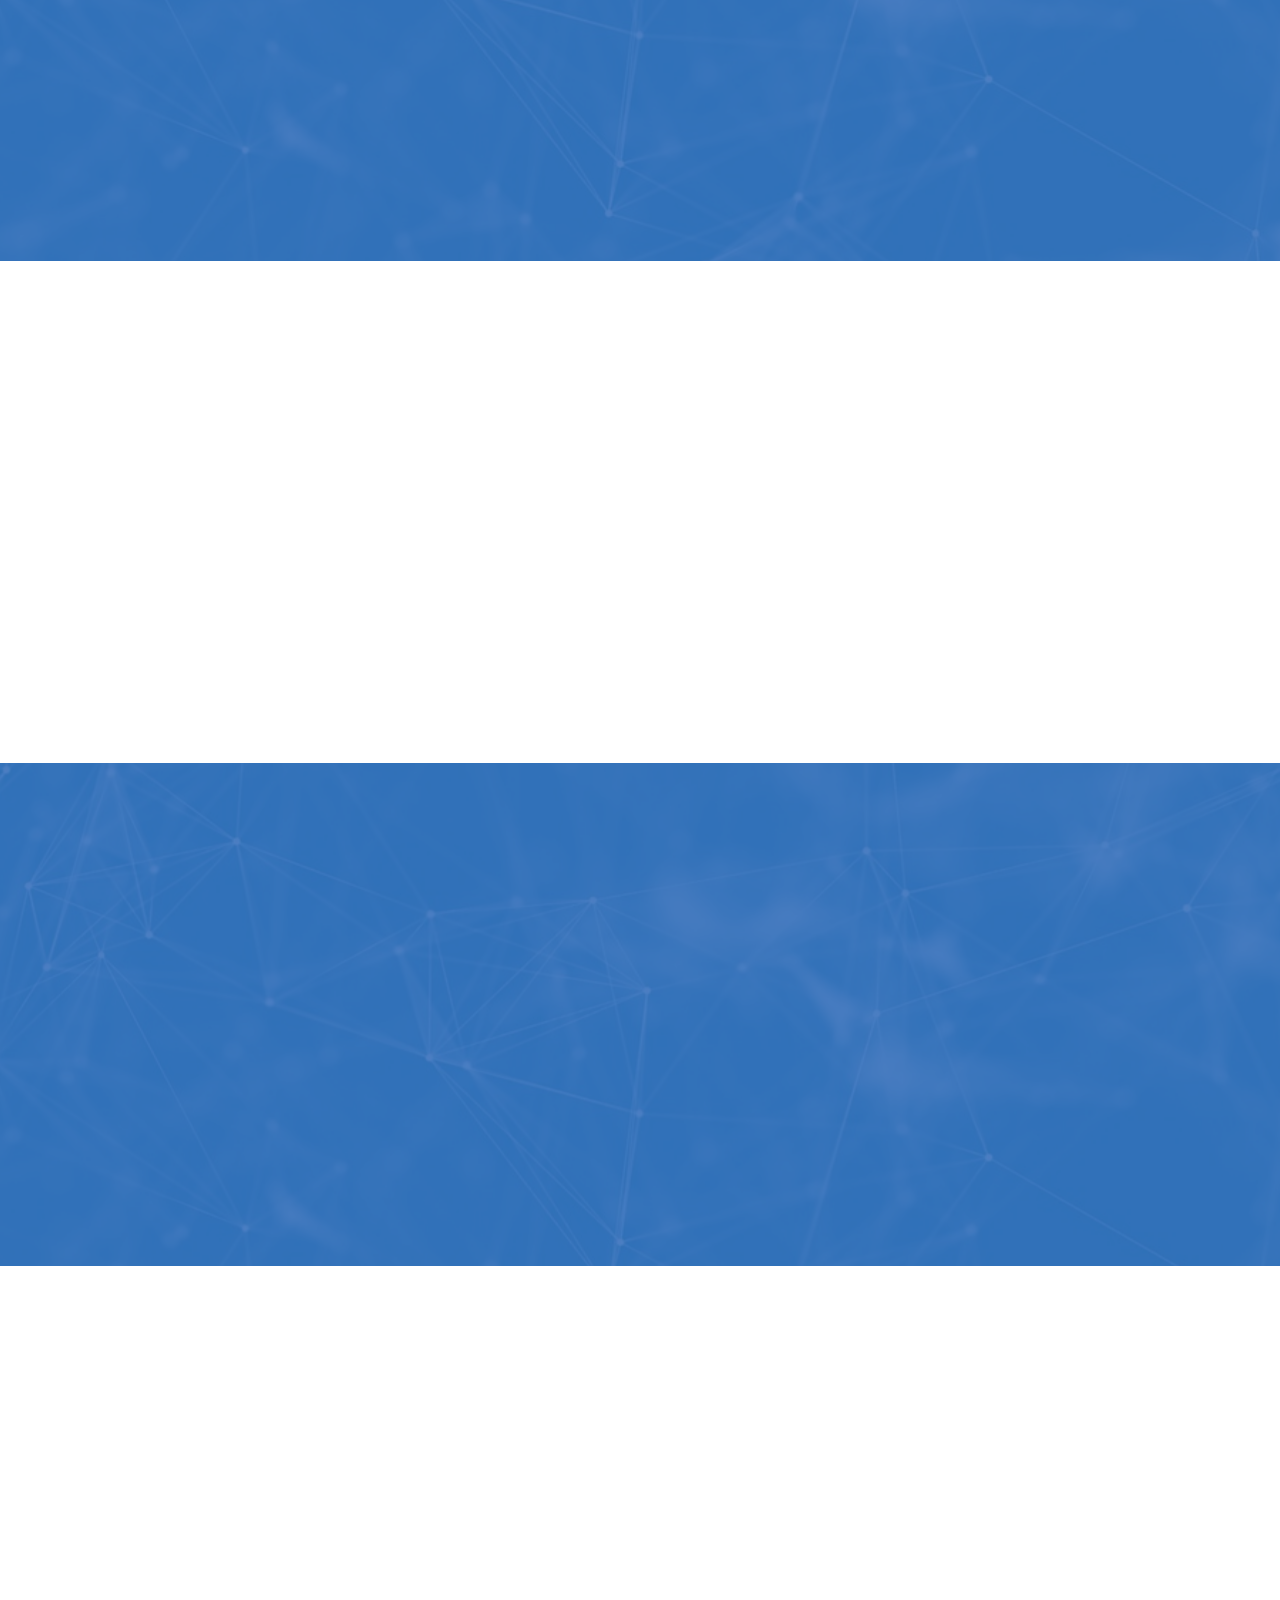
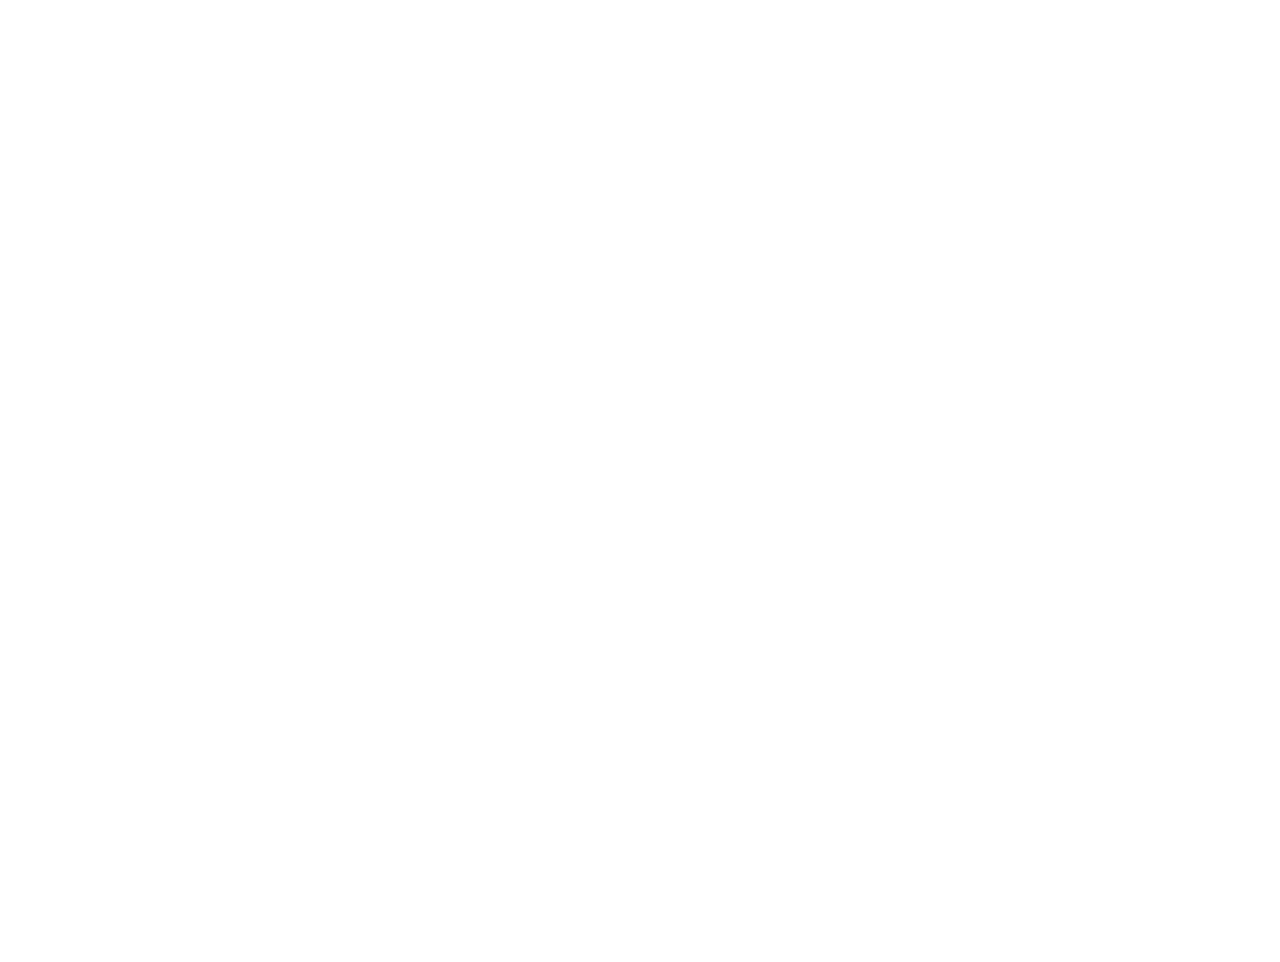
<file: maintenance.html>
<!DOCTYPE html>
<html lang="en">

<head>
  <meta charset="utf-8">
  <meta content="width=device-width, initial-scale=1.0" name="viewport">

  <title>Cre8ive Media - Maintenance</title>
  <meta content="" name="description">
  <meta content="" name="keywords">

  <!-- Favicons -->
  <link href="assets/img/favicon.ico" rel="icon">
  <link href="assets/img/apple-touch-icon.png" rel="apple-touch-icon">

  <!-- Google Fonts -->
  <link href="https://fonts.googleapis.com/css?family=Open+Sans:300,300i,400,400i,600,600i,700,700i|Roboto:300,300i,400,400i,500,500i,700,700i&display=swap" rel="stylesheet">
  <link rel="preconnect" href="https://fonts.googleapis.com">
  <link rel="preconnect" href="https://fonts.gstatic.com" crossorigin>
  <link href="https://fonts.googleapis.com/css2?family=Lato:wght@300;700&display=swap" rel="stylesheet">


  <!-- Vendor CSS Files -->
  <link href="assets/vendor/animate.css/animate.min.css" rel="stylesheet">
  <link href="assets/vendor/aos/aos.css" rel="stylesheet">
  <link href="assets/vendor/bootstrap/css/bootstrap.min.css" rel="stylesheet">
  <link href="assets/vendor/bootstrap-icons/bootstrap-icons.css" rel="stylesheet">
  <link href="assets/vendor/boxicons/css/boxicons.min.css" rel="stylesheet">
  <link href="assets/vendor/glightbox/css/glightbox.min.css" rel="stylesheet">
  <link href="assets/vendor/swiper/swiper-bundle.min.css" rel="stylesheet">

  <!-- Template Main CSS File -->
  <link href="assets/css/style.css" rel="stylesheet">

  <!-- =======================================================
  * Template Name: Moderna - v4.11.0
  * Template URL: https://bootstrapmade.com/free-bootstrap-template-corporate-moderna/
  * Author: BootstrapMade.com
  * License: https://bootstrapmade.com/license/
  ======================================================== -->
</head>

<body>

    <!-- ======= Header ======= -->
    <header id="header" class="fixed-top d-flex align-items-center ">
      <div class="container d-flex justify-content-between align-items-center">
  
        <div class="logo">
          <h1 class="text-light"><a href="index.html"><span></span></a></h1>
          <!-- Uncomment below if you prefer to use an image logo -->
          <a href="index.html"><img src="assets/img/web_logo.png" alt="" class="img-fluid"></a>
        </div>
  
        <nav id="navbar" class="navbar">
          <ul>
            <li><a href="index.html">Home</a></li>
            <li><a href="about.html">About</a></li>
            <li class="active dropdown"><a href="services.html"><span>Services</span> <i class="bi bi-chevron-down"></i></a>
              <ul>
               <li><a href="web-design.html">Web Design</a></li>
               
               <li><a href="web-dev.html">Web Development</a></li>
               <li><a href="web-hosting.html">Web & Email Hosting</a></li>
               <!-- <li><a href="#">Maintenance</a></li> -->
                <li class="dropdown"><a href="maintenance.html"><span>Maintenance</span> <i class="bi bi-chevron-right"></i></a>
                 <ul>
                  <li><a href="maintenance.html#web-site-maintenance">Web site maintenance</a></li> 
                <li><a href="maintenance.html#social-media-management">Socail media management</a></li>
                 <li><a href="maintenance.html#seo-solutions">SEO</a></li>
                 <li><a href="maintenance.html#ppc">PPC advertising</a></li>
                   <!-- <li><a href="#">Deep Drop Down 4</a></li>
                   <li><a href="#">Deep Drop Down 5</a></li> -->
                 </ul>
               </li>
               
               
               <!-- <li><a href="#">Social Media Management</a></li> -->
               <!-- <li><a href="#">Graphic Design</a></li> -->
               <li><a href="Video-editing.html">Video Editing</a></li>
              </ul>
  
            <!-- <li><a href="services.html">Services</a></li> -->
            <li><a href="portfolio.html">Portfolio</a></li>
            <!-- <li><a href="team.html">Team</a></li> -->
            <!-- <li><a href="blog.html">Blog</a></li> -->
            
              
            </li>
            <li><a href="contact.html">Contact Us</a></li>
          </ul>
          <i class="bi bi-list mobile-nav-toggle"></i>
        </nav><!-- .navbar -->
      </div>
    </header><!-- End Header -->

  <!-- ======= Hero No Slider Section ======= -->
  <section id="hero-no-slider" class="d-flex justify-cntent-center align-items-center">
    <div class="container position-relative" data-aos="fade-up" data-aos-delay="100">
      <div class="row justify-content-center">
        <div class="col-xl-8">
          <h2>Maintenance</h2>
          <p>Keep your website and social media up to date and secure with a hassle-free Web Maintenance plan from us.<br>
            Maintaining a website and keeping social media updated can be a huge time consuming task, not to mention stressful, Cre8ive Media has a range of solutions to keep your online presence fresh, engaging and performing well. 
          </p>
          <!-- <a href="" class="icon "> <i class="bi bi-arrow-down-circle-fill"></i></a> -->
          <a href="" class="btn-get-started animate__animated animate__fadeInUp bi bi-arrow-down-circle-fill "></a>
        </div>
      </div>
    </div>
  </section><!-- End Hero No Slider Sectio -->

  <main id="main">



        <!-- ======= Features Section ======= -->
        <section class="features">
          <div class="container">
    
            <div class="section-title">
              <h2>At a glance</h2>
              <p> A stunning website gives your business a professional look and adds creditability to new or existing customers however a low performing website can also have a damaging effect on your business. When we talk about performance, we don't just mean how well your website ranks on the leading search engines. </p>
                
              </div>
        </section>    
        
        
        <section class="web-dev-1" id="web-site-maintenance">
          <div class="container">
    
            <div class="row" data-aos="fade-up">
              <div class="col-md-5 order-1 order-md-2">
                <img src="assets/img/web-dev5.png" class="img-fluid" alt="">
              </div>
              <div class="col-md-7 pt-5 order-2 order-md-1">
                <h3>Web site <strong>maintenance</strong> </h3>
                <p class="webtype">
                  There are many factors that effect how your website preforms on the web, even the most well designed and structured websites need maintaining as technologies change and evolve over time. Out-dated code can lead to slow loading speed as well as potential security issues. 
                </p>
                <p>
                  Our website maintenance solutions help keep everything up to date and include the following key components: 
                </p>
                <ul>
                  <li><i class="bi bi-check"></i> Speed.</li>
                  <li><i class="bi bi-check"></i> Usability.</li>
                  <li><i class="bi bi-check"></i> Functionality.</li>
                  <li><i class="bi bi-check"></i> Security.</li>
                </ul>
              </div>
            </div>
          </div>
        </section>


        <section class="features" id="social-media-management">
          <div class="container">

            <div class="row" data-aos="fade-up">
             <div class="col-md-5">
                <img src="assets/img/web-dev4.png" class="img-fluid" alt="">
              </div>
            <div class="col-md-7 pt-5">
             <h3><strong>Social media</strong> management</h3>
             <p>Our social media management solution is design to take the stress out of keeping you social network accounts updated and visitors engaged. we also include monitoring and reporting to ensure any issues are resolved promptly.</p> 
             <p>By combining our graphic design and video editing solutions we are able to create stunning visuals for social new posts. </p>
             <p>Want to promote a new product, service or event on social media? Either link to your website or a landing page and allow visitors to register their interest. </p>
                            
          </div>
        </div>
        </div>
        </section>


    
            
    
            <!-- <div class="row" data-aos="fade-up">
              <div class="col-md-5 order-1 order-md-2">
                <img src="assets/img/features-4.svg" class="img-fluid" alt="">
              </div>
              <div class="col-md-7 pt-5 order-2 order-md-1">
                <h3>Quas et necessitatibus eaque impedit ipsum animi consequatur incidunt in</h3>
                <p class="fst-italic">
                  Lorem ipsum dolor sit amet, consectetur adipiscing elit, sed do eiusmod tempor incididunt ut labore et dolore
                  magna aliqua.
                </p>
                <p>
                  Ullamco laboris nisi ut aliquip ex ea commodo consequat. Duis aute irure dolor in reprehenderit in voluptate
                  velit esse cillum dolore eu fugiat nulla pariatur. Excepteur sint occaecat cupidatat non proident, sunt in
                  culpa qui officia deserunt mollit anim id est laborum
                </p>
              </div>
            </div> -->
    
          </div>
        </section><!-- End Features Section -->

    

    <!-- ======= Web Dev Section ======= -->
    <section class="web-dev-1" id="seo-solutions">

      <div class="container">

      <div class="row web-dev-type" data-aos="fade-up">
        <div class="col-md-5 order-1 order-md-2">
          <img src="assets/img/web-dev6.png" class="img-fluid" alt="">
        </div>
        <div class="col-md-7 pt-5">
          <h3><strong>SEO</strong> solutions</h3>
          <p>Search engine optimisation is one of the most important factors to consider if you want your website to perform well and get ranked on the top search engines.  </p>
          <p>The code of a website needs to be structured in a way that favours the search engine algorithm along with great content to increase the chances of ranking higher. Conducted research on what people are searching for and the keywords used are a very important factor, Cre8ive Media does all this as part of the SEO service as well as reporting on the performance of the website. </p>
          <p>Tracking the performance of the site and identifying how visitors are 'hitting' the website is also an essential part of SEO. </p>
        </div>
      </div>


      </div>

    </section>

    <section class="features" id="ppc">
      <div class="container">

        <div class="row" data-aos="fade-up">
         <div class="col-md-5">
            <img src="assets/img/web-dev4.png" class="img-fluid" alt="">
          </div>
        <div class="col-md-7 pt-5">
         <h3><strong>PPC (Pay per click advertising)</h3>
         <p>Pay per click advertising is a great way to see instant ranking results in real time, the more you pay the higher ranking your site will be, effectively bidding for the top spot. </p> 
         <p>One of the advantages of PPC is you can set budgets on each campaign and spread your marketing budget across multiple campaigns. combined with keyword research and performance monitoring to highlight what works best for your business.</p>
         <p>Cre8ive Media are able to manage this whole process for you, keeping you informed every step of the way.  </p>               
      </div>
    </div>
    </div>
    </section>


    <!-- ======= Why Us Section ======= -->
    
    </section><!-- End Why Us Section -->



  </main><!-- End #main -->

<!-- ======= Footer ======= -->
<footer id="footer" data-aos="fade-up" data-aos-easing="ease-in-out" data-aos-duration="500">

  <div class="footer-newsletter contact-us">
    <div class="container">
      <div class="row">
        <div class="col-lg-12">
          <h4>Want to know more?</h4>
          <p>Why not get in touch and see how Cre8ive Media can help you</p>
          <a href="contact.html" class="btn-get-started animate__animated animate__fadeInUp">Contact Us</a>
        </div>
        <!-- <div class="col-lg-6">
          
           <form action="" method="post">
             <input type="email" name="email"> <input type="submit" value="Subscribe">
          </form> 
        </div>-->
      </div>
    </div>
  </div>

  <div class="footer-top">
    <div class="container">
      <div class="row">

        <div class="col-lg-3 col-md-6 footer-links">
          <h4>Useful Links</h4>
          <ul>
            <li><i class="bx bx-chevron-right"></i> <a href="#">Home</a></li>
            <li><i class="bx bx-chevron-right"></i> <a href="#">About us</a></li>
            <li><i class="bx bx-chevron-right"></i> <a href="#">Services</a></li>
            <li><i class="bx bx-chevron-right"></i> <a href="#">Terms of service</a></li>
            <li><i class="bx bx-chevron-right"></i> <a href="#">Privacy policy</a></li>
          </ul>
        </div>

        <div class="col-lg-3 col-md-6 footer-links">
          <h4>Our Services</h4>
          <ul>
            <li><i class="bx bx-chevron-right"></i> <a href="#">Web Design</a></li>
            <li><i class="bx bx-chevron-right"></i> <a href="#">Web Development</a></li>
            <li><i class="bx bx-chevron-right"></i> <a href="#">Web Hosting</a></li>
            <li><i class="bx bx-chevron-right"></i> <a href="#">Graphic Design</a></li>
            <li><i class="bx bx-chevron-right"></i> <a href="#">Video Editing</a></li>
          </ul>
        </div>

        <div class="col-lg-3 col-md-6 footer-contact">
          <h4>Contact Us</h4>
          <p>
            
            <strong>Phone:</strong> 01656 123456<br>
            <strong>Phone:</strong> 07123 456789<br>
            <strong>Email:</strong> Hello@cre8ive-media.uk<br>
          </p>

        </div>

        <div class="col-lg-3 col-md-6 footer-info">
          <h4>The Socials</h4>
          <p>Join us on the following social platforms </p>
          <div class="social-links mt-3">
            <a href="#" class="twitter"><i class="bx bxl-twitter"></i></a>
            <a href="#" class="facebook"><i class="bx bxl-facebook"></i></a>
            <a href="#" class="instagram"><i class="bx bxl-instagram"></i></a>
            <a href="#" class="linkedin"><i class="bx bxl-youtube"></i></a>
          </div>
        </div>

      </div>
    </div>
  </div>

  <div class="container">
    <div class="copyright">
      &copy; Copyright <strong><span>Cre8ive Media UK</span></strong>. All Rights Reserved
    </div>
  </div>
</footer><!-- End Footer -->

  <a href="#" class="back-to-top d-flex align-items-center justify-content-center"><i class="bi bi-arrow-up-short"></i></a>

  <!-- Vendor JS Files -->
  <script src="assets/vendor/purecounter/purecounter_vanilla.js"></script>
  <script src="assets/vendor/aos/aos.js"></script>
  <script src="assets/vendor/bootstrap/js/bootstrap.bundle.min.js"></script>
  <script src="assets/vendor/glightbox/js/glightbox.min.js"></script>
  <script src="assets/vendor/isotope-layout/isotope.pkgd.min.js"></script>
  <script src="assets/vendor/swiper/swiper-bundle.min.js"></script>
  <script src="assets/vendor/waypoints/noframework.waypoints.js"></script>
  <script src="assets/vendor/php-email-form/validate.js"></script>

  <!-- Template Main JS File -->
  <script src="assets/js/main.js"></script>

</body>

</html>
</file>
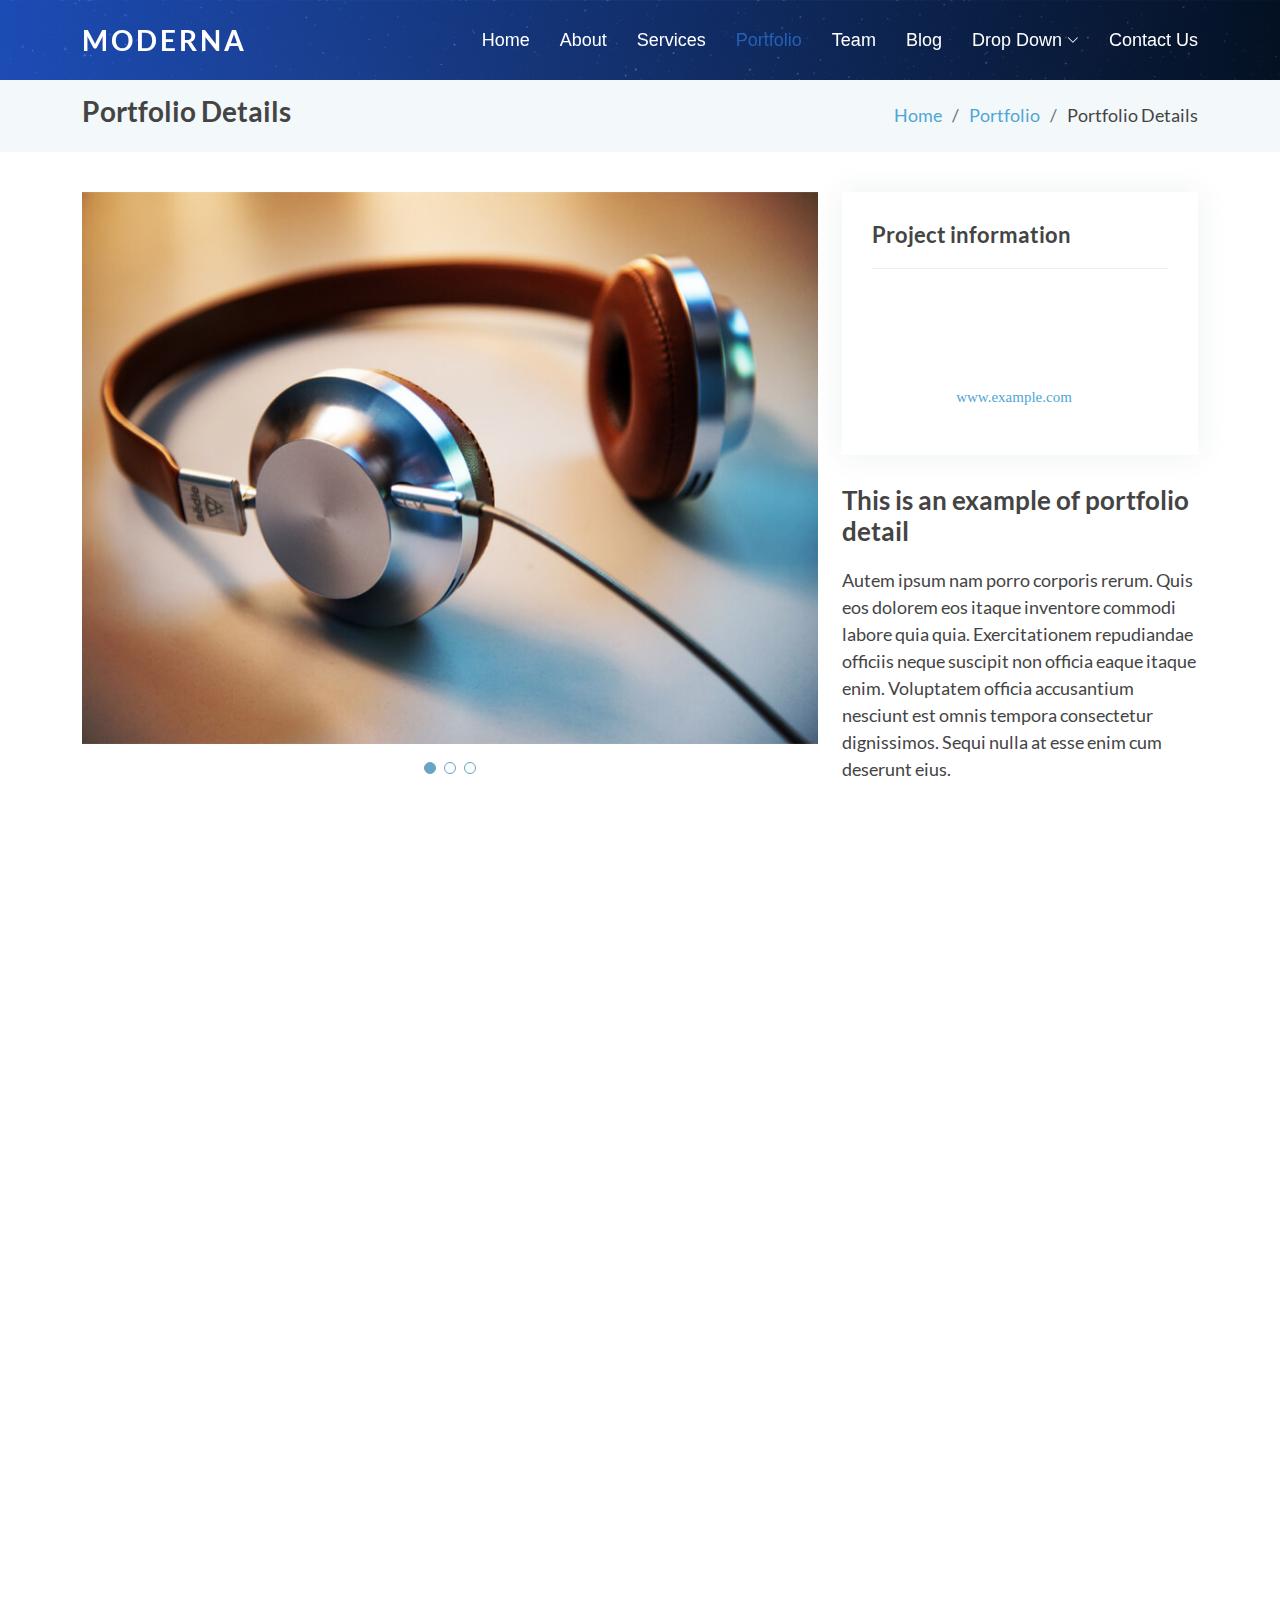
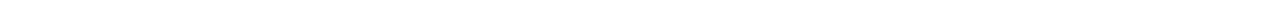
<file: portfolio-details.html>
<!DOCTYPE html>
<html lang="en">

<head>
  <meta charset="utf-8">
  <meta content="width=device-width, initial-scale=1.0" name="viewport">

  <title>Portfolio Details - Moderna Bootstrap Template</title>
  <meta content="" name="description">
  <meta content="" name="keywords">

  <!-- Favicons -->
  <link href="assets/img/favicon.png" rel="icon">
  <link href="assets/img/apple-touch-icon.png" rel="apple-touch-icon">

  <!-- Google Fonts -->
  <link href="https://fonts.googleapis.com/css?family=Open+Sans:300,300i,400,400i,600,600i,700,700i|Roboto:300,300i,400,400i,500,500i,700,700i&display=swap" rel="stylesheet">

  <!-- Vendor CSS Files -->
  <link href="assets/vendor/animate.css/animate.min.css" rel="stylesheet">
  <link href="assets/vendor/aos/aos.css" rel="stylesheet">
  <link href="assets/vendor/bootstrap/css/bootstrap.min.css" rel="stylesheet">
  <link href="assets/vendor/bootstrap-icons/bootstrap-icons.css" rel="stylesheet">
  <link href="assets/vendor/boxicons/css/boxicons.min.css" rel="stylesheet">
  <link href="assets/vendor/glightbox/css/glightbox.min.css" rel="stylesheet">
  <link href="assets/vendor/swiper/swiper-bundle.min.css" rel="stylesheet">

  <!-- Template Main CSS File -->
  <link href="assets/css/style.css" rel="stylesheet">

  <!-- =======================================================
  * Template Name: Moderna - v4.11.0
  * Template URL: https://bootstrapmade.com/free-bootstrap-template-corporate-moderna/
  * Author: BootstrapMade.com
  * License: https://bootstrapmade.com/license/
  ======================================================== -->
</head>

<body>

  <!-- ======= Header ======= -->
  <header id="header" class="fixed-top d-flex align-items-center ">
    <div class="container d-flex justify-content-between align-items-center">

      <div class="logo">
        <h1 class="text-light"><a href="index.html"><span>Moderna</span></a></h1>
        <!-- Uncomment below if you prefer to use an image logo -->
        <!-- <a href="index.html"><img src="assets/img/logo.png" alt="" class="img-fluid"></a>-->
      </div>

      <nav id="navbar" class="navbar">
        <ul>
          <li><a class="" href="index.html">Home</a></li>
          <li><a href="about.html">About</a></li>
          <li><a href="services.html">Services</a></li>
          <li><a class="active" href="portfolio.html">Portfolio</a></li>
          <li><a href="team.html">Team</a></li>
          <li><a href="blog.html">Blog</a></li>
          <li class="dropdown"><a href="#"><span>Drop Down</span> <i class="bi bi-chevron-down"></i></a>
            <ul>
              <li><a href="#">Drop Down 1</a></li>
              <li class="dropdown"><a href="#"><span>Deep Drop Down</span> <i class="bi bi-chevron-right"></i></a>
                <ul>
                  <li><a href="#">Deep Drop Down 1</a></li>
                  <li><a href="#">Deep Drop Down 2</a></li>
                  <li><a href="#">Deep Drop Down 3</a></li>
                  <li><a href="#">Deep Drop Down 4</a></li>
                  <li><a href="#">Deep Drop Down 5</a></li>
                </ul>
              </li>
              <li><a href="#">Drop Down 2</a></li>
              <li><a href="#">Drop Down 3</a></li>
              <li><a href="#">Drop Down 4</a></li>
            </ul>
          </li>
          <li><a href="contact.html">Contact Us</a></li>
        </ul>
        <i class="bi bi-list mobile-nav-toggle"></i>
      </nav><!-- .navbar -->

    </div>
  </header><!-- End Header -->

  <main id="main">

    <!-- ======= Our Portfolio Section ======= -->
    <section class="breadcrumbs">
      <div class="container">

        <div class="d-flex justify-content-between align-items-center">
          <h2>Portfolio Details</h2>
          <ol>
            <li><a href="index.html">Home</a></li>
            <li><a href="portfolio.html">Portfolio</a></li>
            <li>Portfolio Details</li>
          </ol>
        </div>

      </div>
    </section><!-- End Our Portfolio Section -->

    <!-- ======= Portfolio Details Section ======= -->
    <section id="portfolio-details" class="portfolio-details">
      <div class="container">

        <div class="row gy-4">

          <div class="col-lg-8">
            <div class="portfolio-details-slider swiper">
              <div class="swiper-wrapper align-items-center">

                <div class="swiper-slide">
                  <img src="assets/img/portfolio/portfolio-1.jpg" alt="">
                </div>

                <div class="swiper-slide">
                  <img src="assets/img/portfolio/portfolio-2.jpg" alt="">
                </div>

                <div class="swiper-slide">
                  <img src="assets/img/portfolio/portfolio-3.jpg" alt="">
                </div>

              </div>
              <div class="swiper-pagination"></div>
            </div>
          </div>

          <div class="col-lg-4">
            <div class="portfolio-info">
              <h3>Project information</h3>
              <ul>
                <li><strong>Category</strong>: Web design</li>
                <li><strong>Client</strong>: ASU Company</li>
                <li><strong>Project date</strong>: 01 March, 2020</li>
                <li><strong>Project URL</strong>: <a href="#">www.example.com</a></li>
              </ul>
            </div>
            <div class="portfolio-description">
              <h2>This is an example of portfolio detail</h2>
              <p>
                Autem ipsum nam porro corporis rerum. Quis eos dolorem eos itaque inventore commodi labore quia quia. Exercitationem repudiandae officiis neque suscipit non officia eaque itaque enim. Voluptatem officia accusantium nesciunt est omnis tempora consectetur dignissimos. Sequi nulla at esse enim cum deserunt eius.
              </p>
            </div>
          </div>

        </div>

      </div>
    </section><!-- End Portfolio Details Section -->

  </main><!-- End #main -->

  <!-- ======= Footer ======= -->
  <footer id="footer" data-aos="fade-up" data-aos-easing="ease-in-out" data-aos-duration="500">

    <div class="footer-newsletter">
      <div class="container">
        <div class="row">
          <div class="col-lg-6">
            <h4>Our Newsletter</h4>
            <p>Tamen quem nulla quae legam multos aute sint culpa legam noster magna</p>
          </div>
          <div class="col-lg-6">
            <form action="" method="post">
              <input type="email" name="email"><input type="submit" value="Subscribe">
            </form>
          </div>
        </div>
      </div>
    </div>

    <div class="footer-top">
      <div class="container">
        <div class="row">

          <div class="col-lg-3 col-md-6 footer-links">
            <h4>Useful Links</h4>
            <ul>
              <li><i class="bx bx-chevron-right"></i> <a href="#">Home</a></li>
              <li><i class="bx bx-chevron-right"></i> <a href="#">About us</a></li>
              <li><i class="bx bx-chevron-right"></i> <a href="#">Services</a></li>
              <li><i class="bx bx-chevron-right"></i> <a href="#">Terms of service</a></li>
              <li><i class="bx bx-chevron-right"></i> <a href="#">Privacy policy</a></li>
            </ul>
          </div>

          <div class="col-lg-3 col-md-6 footer-links">
            <h4>Our Services</h4>
            <ul>
              <li><i class="bx bx-chevron-right"></i> <a href="#">Web Design</a></li>
              <li><i class="bx bx-chevron-right"></i> <a href="#">Web Development</a></li>
              <li><i class="bx bx-chevron-right"></i> <a href="#">Product Management</a></li>
              <li><i class="bx bx-chevron-right"></i> <a href="#">Marketing</a></li>
              <li><i class="bx bx-chevron-right"></i> <a href="#">Graphic Design</a></li>
            </ul>
          </div>

          <div class="col-lg-3 col-md-6 footer-contact">
            <h4>Contact Us</h4>
            <p>
              A108 Adam Street <br>
              New York, NY 535022<br>
              United States <br><br>
              <strong>Phone:</strong> +1 5589 55488 55<br>
              <strong>Email:</strong> info@example.com<br>
            </p>

          </div>

          <div class="col-lg-3 col-md-6 footer-info">
            <h3>About Moderna</h3>
            <p>Cras fermentum odio eu feugiat lide par naso tierra. Justo eget nada terra videa magna derita valies darta donna mare fermentum iaculis eu non diam phasellus.</p>
            <div class="social-links mt-3">
              <a href="#" class="twitter"><i class="bx bxl-twitter"></i></a>
              <a href="#" class="facebook"><i class="bx bxl-facebook"></i></a>
              <a href="#" class="instagram"><i class="bx bxl-instagram"></i></a>
              <a href="#" class="linkedin"><i class="bx bxl-linkedin"></i></a>
            </div>
          </div>

        </div>
      </div>
    </div>

    <div class="container">
      <div class="copyright">
        &copy; Copyright <strong><span>Moderna</span></strong>. All Rights Reserved
      </div>
      <div class="credits">
        <!-- All the links in the footer should remain intact. -->
        <!-- You can delete the links only if you purchased the pro version. -->
        <!-- Licensing information: https://bootstrapmade.com/license/ -->
        <!-- Purchase the pro version with working PHP/AJAX contact form: https://bootstrapmade.com/free-bootstrap-template-corporate-moderna/ -->
        Designed by <a href="https://bootstrapmade.com/">BootstrapMade</a>
      </div>
    </div>
  </footer><!-- End Footer -->

  <a href="#" class="back-to-top d-flex align-items-center justify-content-center"><i class="bi bi-arrow-up-short"></i></a>

  <!-- Vendor JS Files -->
  <script src="assets/vendor/purecounter/purecounter_vanilla.js"></script>
  <script src="assets/vendor/aos/aos.js"></script>
  <script src="assets/vendor/bootstrap/js/bootstrap.bundle.min.js"></script>
  <script src="assets/vendor/glightbox/js/glightbox.min.js"></script>
  <script src="assets/vendor/isotope-layout/isotope.pkgd.min.js"></script>
  <script src="assets/vendor/swiper/swiper-bundle.min.js"></script>
  <script src="assets/vendor/waypoints/noframework.waypoints.js"></script>
  <script src="assets/vendor/php-email-form/validate.js"></script>

  <!-- Template Main JS File -->
  <script src="assets/js/main.js"></script>

</body>

</html>
</file>
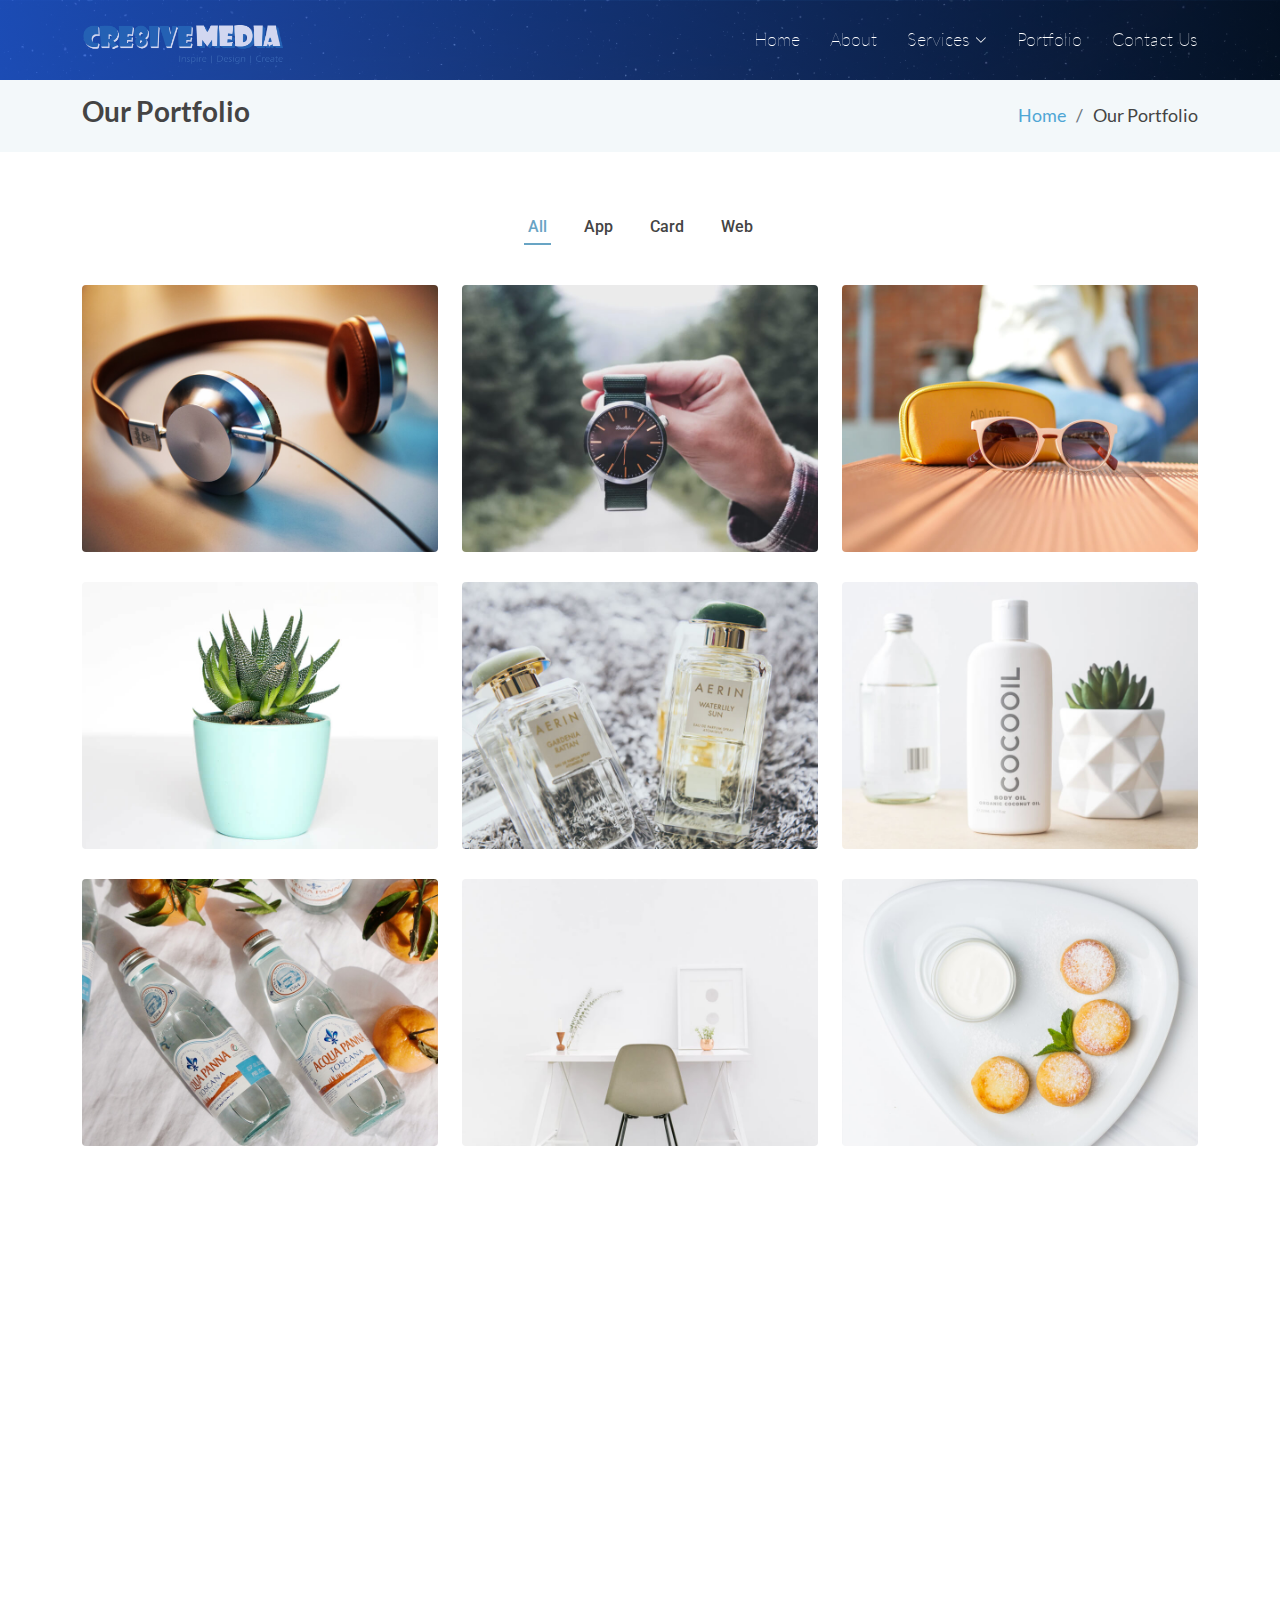
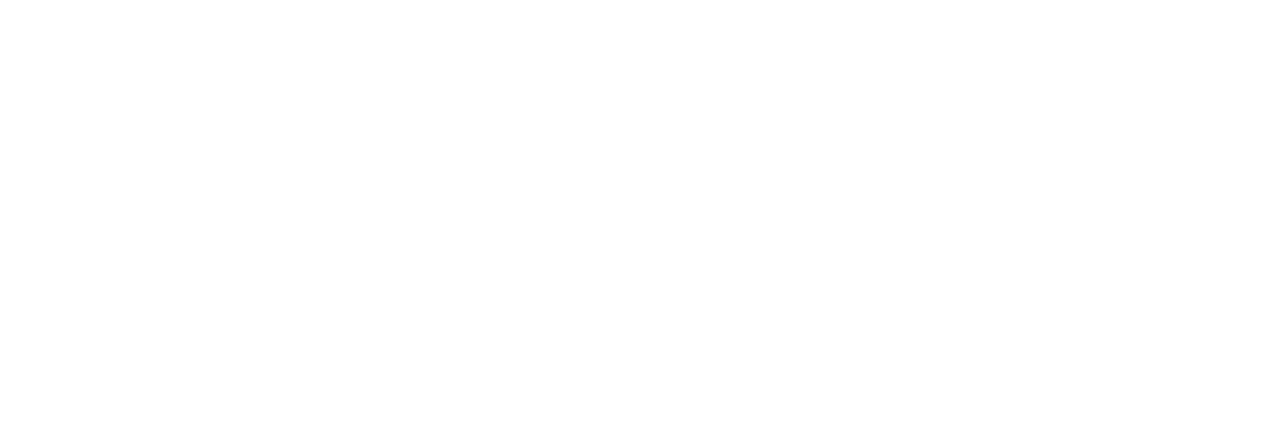
<file: portfolio.html>
<!DOCTYPE html>
<html lang="en">

<head>
  <meta charset="utf-8">
  <meta content="width=device-width, initial-scale=1.0" name="viewport">

  <title>Cre8ive Media - Portfolio</title>
  <meta content="" name="description">
  <meta content="" name="keywords">

  <!-- Favicons -->
  <link href="assets/img/favicon.png" rel="icon">
  <link href="assets/img/apple-touch-icon.png" rel="apple-touch-icon">

  <!-- Google Fonts -->
  <link href="https://fonts.googleapis.com/css?family=Open+Sans:300,300i,400,400i,600,600i,700,700i|Roboto:300,300i,400,400i,500,500i,700,700i&display=swap" rel="stylesheet">
  <link rel="preconnect" href="https://fonts.googleapis.com">
  <link rel="preconnect" href="https://fonts.gstatic.com" crossorigin>
  <link href="https://fonts.googleapis.com/css2?family=Lato:wght@300;700&display=swap" rel="stylesheet">


  <!-- Vendor CSS Files -->
  <link href="assets/vendor/animate.css/animate.min.css" rel="stylesheet">
  <link href="assets/vendor/aos/aos.css" rel="stylesheet">
  <link href="assets/vendor/bootstrap/css/bootstrap.min.css" rel="stylesheet">
  <link href="assets/vendor/bootstrap-icons/bootstrap-icons.css" rel="stylesheet">
  <link href="assets/vendor/boxicons/css/boxicons.min.css" rel="stylesheet">
  <link href="assets/vendor/glightbox/css/glightbox.min.css" rel="stylesheet">
  <link href="assets/vendor/swiper/swiper-bundle.min.css" rel="stylesheet">

  <!-- Template Main CSS File -->
  <link href="assets/css/style.css" rel="stylesheet">

  <!-- =======================================================
  * Template Name: Moderna - v4.11.0
  * Template URL: https://bootstrapmade.com/free-bootstrap-template-corporate-moderna/
  * Author: BootstrapMade.com
  * License: https://bootstrapmade.com/license/
  ======================================================== -->
</head>

<body>

  <!-- ======= Header ======= -->
  <header id="header" class="fixed-top d-flex align-items-center ">
    <div class="container d-flex justify-content-between align-items-center">

      <div class="logo">
        <h1 class="text-light"><a href="index.html"><span></span></a></h1>
        <!-- Uncomment below if you prefer to use an image logo -->
        <a href="index.html"><img src="assets/img/web_logo.png" alt="" class="img-fluid"></a>
      </div>

      <nav id="navbar" class="navbar">
        <ul>
          <li><a href="index.html">Home</a></li>
          <li><a href="about.html">About</a></li>
          <li class="active dropdown"><a href="services.html"><span>Services</span> <i class="bi bi-chevron-down"></i></a>
            <ul>
             <li><a href="web-design.html">Web Design</a></li>
             
             <li><a href="web-dev.html">Web Development</a></li>
             <li><a href="web-hosting.html">Web & Email Hosting</a></li>
             <!-- <li><a href="#">Maintenance</a></li> -->
              <li class="dropdown"><a href="maintenance.html"><span>Maintenance</span> <i class="bi bi-chevron-right"></i></a>
               <ul>
                <li><a href="maintenance.html#web-site-maintenance">Web site maintenance</a></li> 
                <li><a href="maintenance.html#social-media-management">Socail media management</a></li>
                 <li><a href="maintenance.html#seo-solutions">SEO</a></li>
                 <li><a href="maintenance.html#ppc">PPC advertising</a></li>
                 <!-- <li><a href="#">Deep Drop Down 4</a></li>
                 <li><a href="#">Deep Drop Down 5</a></li> -->
               </ul>
             </li>
             
             
             <!-- <li><a href="#">Social Media Management</a></li> -->
             <!-- <li><a href="#">Graphic Design</a></li> -->
             <li><a href="Video-editing.html">Video Editing</a></li>
            </ul>

          <!-- <li><a href="services.html">Services</a></li> -->
          <li><a href="portfolio.html">Portfolio</a></li>
          <!-- <li><a href="team.html">Team</a></li> -->
          <!-- <li><a href="blog.html">Blog</a></li> -->
          
            
          </li>
          <li><a href="contact.html">Contact Us</a></li>
        </ul>
        <i class="bi bi-list mobile-nav-toggle"></i>
      </nav><!-- .navbar -->

    </div>
  </header><!-- End Header -->

  <main id="main">

    <!-- ======= Our Portfolio Section ======= -->
    <section class="breadcrumbs">
      <div class="container">

        <div class="d-flex justify-content-between align-items-center">
          <h2>Our Portfolio</h2>
          <ol>
            <li><a href="index.html">Home</a></li>
            <li>Our Portfolio</li>
          </ol>
        </div>

      </div>
    </section><!-- End Our Portfolio Section -->

    <!-- ======= Portfolio Section ======= -->
    <section class="portfolio">
      <div class="container">

        <div class="row">
          <div class="col-lg-12">
            <ul id="portfolio-flters">
              <li data-filter="*" class="filter-active">All</li>
              <li data-filter=".filter-app">App</li>
              <li data-filter=".filter-card">Card</li>
              <li data-filter=".filter-web">Web</li>
            </ul>
          </div>
        </div>

        <div class="row portfolio-container" data-aos="fade-up" data-aos-easing="ease-in-out" data-aos-duration="500">

          <div class="col-lg-4 col-md-6 portfolio-wrap filter-app">
            <div class="portfolio-item">
              <img src="assets/img/portfolio/portfolio-1.jpg" class="img-fluid" alt="">
              <div class="portfolio-info">
                <h3>App 1</h3>
                <div>
                  <a href="assets/img/portfolio/portfolio-1.jpg" data-gallery="portfolioGallery" class="portfolio-lightbox" title="App 1"><i class="bx bx-plus"></i></a>
                  <a href="portfolio-details.html" title="Portfolio Details"><i class="bx bx-link"></i></a>
                </div>
              </div>
            </div>
          </div>

          <div class="col-lg-4 col-md-6 portfolio-wrap filter-web">
            <div class="portfolio-item">
              <img src="assets/img/portfolio/portfolio-2.jpg" class="img-fluid" alt="">
              <div class="portfolio-info">
                <h3>Web 3</h3>
                <div>
                  <a href="assets/img/portfolio/portfolio-2.jpg" data-gallery="portfolioGallery" class="portfolio-lightbox" title="Web 3"><i class="bx bx-plus"></i></a>
                  <a href="portfolio-details.html" title="Portfolio Details"><i class="bx bx-link"></i></a>
                </div>
              </div>
            </div>
          </div>

          <div class="col-lg-4 col-md-6 portfolio-wrap filter-app">
            <div class="portfolio-item">
              <img src="assets/img/portfolio/portfolio-3.jpg" class="img-fluid" alt="">
              <div class="portfolio-info">
                <h3>App 2</h3>
                <div>
                  <a href="assets/img/portfolio/portfolio-3.jpg" data-gallery="portfolioGallery" class="portfolio-lightbox" title="App 2"><i class="bx bx-plus"></i></a>
                  <a href="portfolio-details.html" title="Portfolio Details"><i class="bx bx-link"></i></a>
                </div>
              </div>
            </div>
          </div>

          <div class="col-lg-4 col-md-6 portfolio-wrap filter-card">
            <div class="portfolio-item">
              <img src="assets/img/portfolio/portfolio-4.jpg" class="img-fluid" alt="">
              <div class="portfolio-info">
                <h3>Card 2</h3>
                <div>
                  <a href="assets/img/portfolio/portfolio-4.jpg" data-gallery="portfolioGallery" class="portfolio-lightbox" title="Card 2"><i class="bx bx-plus"></i></a>
                  <a href="portfolio-details.html" title="Portfolio Details"><i class="bx bx-link"></i></a>
                </div>
              </div>
            </div>
          </div>

          <div class="col-lg-4 col-md-6 portfolio-wrap filter-web">
            <div class="portfolio-item">
              <img src="assets/img/portfolio/portfolio-5.jpg" class="img-fluid" alt="">
              <div class="portfolio-info">
                <h3>Web 2</h3>
                <div>
                  <a href="assets/img/portfolio/portfolio-5.jpg" data-gallery="portfolioGallery" class="portfolio-lightbox" title="Web 2"><i class="bx bx-plus"></i></a>
                  <a href="portfolio-details.html" title="Portfolio Details"><i class="bx bx-link"></i></a>
                </div>
              </div>
            </div>
          </div>

          <div class="col-lg-4 col-md-6 portfolio-wrap filter-app">
            <div class="portfolio-item">
              <img src="assets/img/portfolio/portfolio-6.jpg" class="img-fluid" alt="">
              <div class="portfolio-info">
                <h3>App 3</h3>
                <div>
                  <a href="assets/img/portfolio/portfolio-6.jpg" data-gallery="portfolioGallery" class="portfolio-lightbox" title="App 3"><i class="bx bx-plus"></i></a>
                  <a href="portfolio-details.html" title="Portfolio Details"><i class="bx bx-link"></i></a>
                </div>
              </div>
            </div>
          </div>

          <div class="col-lg-4 col-md-6 portfolio-wrap filter-card">
            <div class="portfolio-item">
              <img src="assets/img/portfolio/portfolio-7.jpg" class="img-fluid" alt="">
              <div class="portfolio-info">
                <h3>Card 1</h3>
                <div>
                  <a href="assets/img/portfolio/portfolio-7.jpg" data-gallery="portfolioGallery" class="portfolio-lightbox" title="Card 1"><i class="bx bx-plus"></i></a>
                  <a href="portfolio-details.html" title="Portfolio Details"><i class="bx bx-link"></i></a>
                </div>
              </div>
            </div>
          </div>

          <div class="col-lg-4 col-md-6 portfolio-wrap filter-card">
            <div class="portfolio-item">
              <img src="assets/img/portfolio/portfolio-8.jpg" class="img-fluid" alt="">
              <div class="portfolio-info">
                <h3>Card 3</h3>
                <div>
                  <a href="assets/img/portfolio/portfolio-8.jpg" data-gallery="portfolioGallery" class="portfolio-lightbox" title="Card 3"><i class="bx bx-plus"></i></a>
                  <a href="portfolio-details.html" title="Portfolio Details"><i class="bx bx-link"></i></a>
                </div>
              </div>
            </div>
          </div>

          <div class="col-lg-4 col-md-6 portfolio-wrap filter-web">
            <div class="portfolio-item">
              <img src="assets/img/portfolio/portfolio-9.jpg" class="img-fluid" alt="">
              <div class="portfolio-info">
                <h3>Web 1</h3>
                <div>
                  <a href="assets/img/portfolio/portfolio-9.jpg" data-gallery="portfolioGallery" class="portfolio-lightbox" title="Web 1"><i class="bx bx-plus"></i></a>
                  <a href="portfolio-details.html" title="Portfolio Details"><i class="bx bx-link"></i></a>
                </div>
              </div>
            </div>
          </div>

        </div>

      </div>
    </section><!-- End Portfolio Section -->

  </main><!-- End #main -->

<!-- ======= Footer ======= -->
<footer id="footer" data-aos="fade-up" data-aos-easing="ease-in-out" data-aos-duration="500">

  <div class="footer-newsletter contact-us">
    <div class="container">
      <div class="row">
        <div class="col-lg-12">
          <h4>Want to know more?</h4>
          <p>Why not get in touch and see how Cre8ive Media can help you</p>
          <a href="contact.html" class="btn-get-started animate__animated animate__fadeInUp">Contact Us</a>
        </div>
        <!-- <div class="col-lg-6">
          
           <form action="" method="post">
             <input type="email" name="email"> <input type="submit" value="Subscribe">
          </form> 
        </div>-->
      </div>
    </div>
  </div>

  <div class="footer-top">
    <div class="container">
      <div class="row">

        <div class="col-lg-3 col-md-6 footer-links">
          <h4>Useful Links</h4>
          <ul>
            <li><i class="bx bx-chevron-right"></i> <a href="#">Home</a></li>
            <li><i class="bx bx-chevron-right"></i> <a href="#">About us</a></li>
            <li><i class="bx bx-chevron-right"></i> <a href="#">Services</a></li>
            <li><i class="bx bx-chevron-right"></i> <a href="#">Terms of service</a></li>
            <li><i class="bx bx-chevron-right"></i> <a href="#">Privacy policy</a></li>
          </ul>
        </div>

        <div class="col-lg-3 col-md-6 footer-links">
          <h4>Our Services</h4>
          <ul>
            <li><i class="bx bx-chevron-right"></i> <a href="#">Web Design</a></li>
            <li><i class="bx bx-chevron-right"></i> <a href="#">Web Development</a></li>
            <li><i class="bx bx-chevron-right"></i> <a href="#">Web Hosting</a></li>
            <li><i class="bx bx-chevron-right"></i> <a href="#">Graphic Design</a></li>
            <li><i class="bx bx-chevron-right"></i> <a href="#">Video Editing</a></li>
          </ul>
        </div>

        <div class="col-lg-3 col-md-6 footer-contact">
          <h4>Contact Us</h4>
          <p>
            
            <strong>Phone:</strong> 01656 123456<br>
            <strong>Phone:</strong> 07123 456789<br>
            <strong>Email:</strong> Hello@cre8ive-media.uk<br>
          </p>

        </div>

        <div class="col-lg-3 col-md-6 footer-info">
          <h4>The Socials</h4>
          <p>Join us on the following social platforms </p>
          <div class="social-links mt-3">
            <a href="#" class="twitter"><i class="bx bxl-twitter"></i></a>
            <a href="#" class="facebook"><i class="bx bxl-facebook"></i></a>
            <a href="#" class="instagram"><i class="bx bxl-instagram"></i></a>
            <a href="#" class="linkedin"><i class="bx bxl-youtube"></i></a>
          </div>
        </div>

      </div>
    </div>
  </div>

  <div class="container">
    <div class="copyright">
      &copy; Copyright <strong><span>Cre8ive Media UK</span></strong>. All Rights Reserved
    </div>
  </div>
</footer><!-- End Footer -->

  <a href="#" class="back-to-top d-flex align-items-center justify-content-center"><i class="bi bi-arrow-up-short"></i></a>

  <!-- Vendor JS Files -->
  <script src="assets/vendor/purecounter/purecounter_vanilla.js"></script>
  <script src="assets/vendor/aos/aos.js"></script>
  <script src="assets/vendor/bootstrap/js/bootstrap.bundle.min.js"></script>
  <script src="assets/vendor/glightbox/js/glightbox.min.js"></script>
  <script src="assets/vendor/isotope-layout/isotope.pkgd.min.js"></script>
  <script src="assets/vendor/swiper/swiper-bundle.min.js"></script>
  <script src="assets/vendor/waypoints/noframework.waypoints.js"></script>
  <script src="assets/vendor/php-email-form/validate.js"></script>

  <!-- Template Main JS File -->
  <script src="assets/js/main.js"></script>

</body>

</html>
</file>
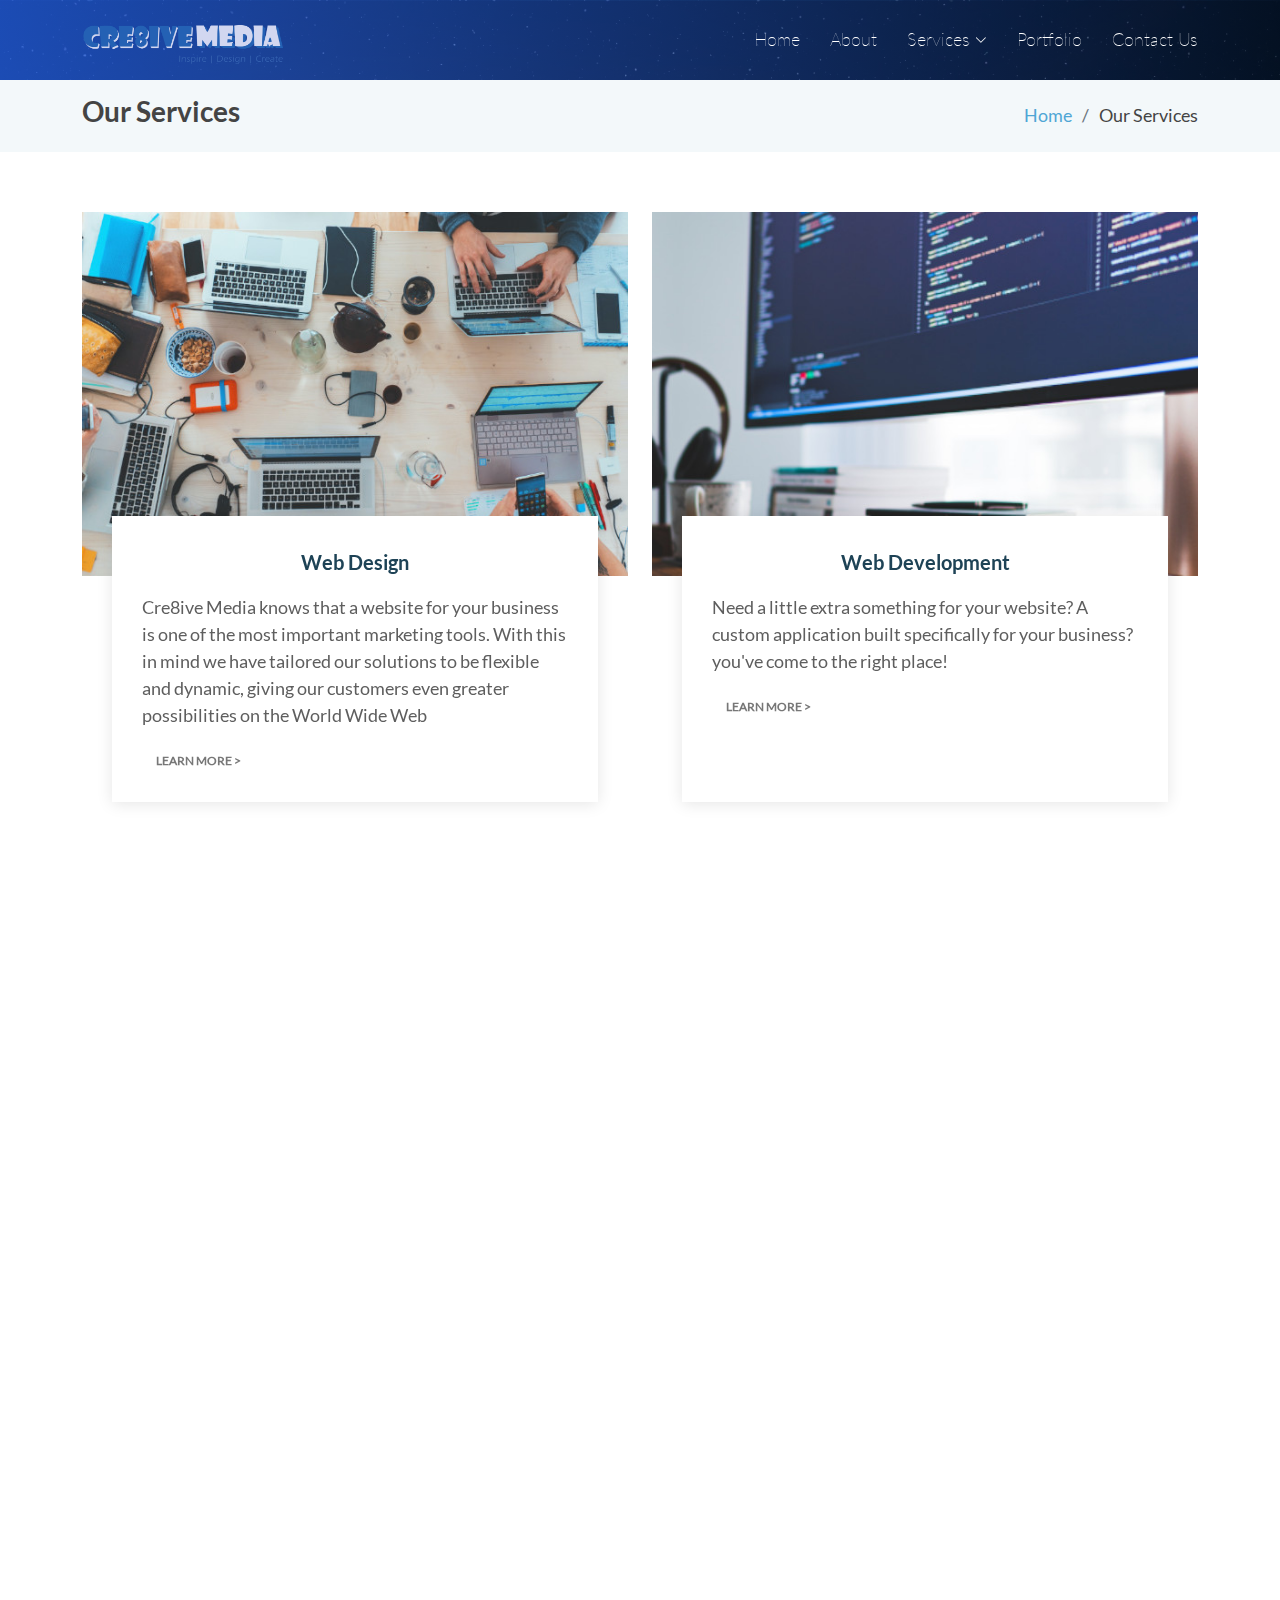
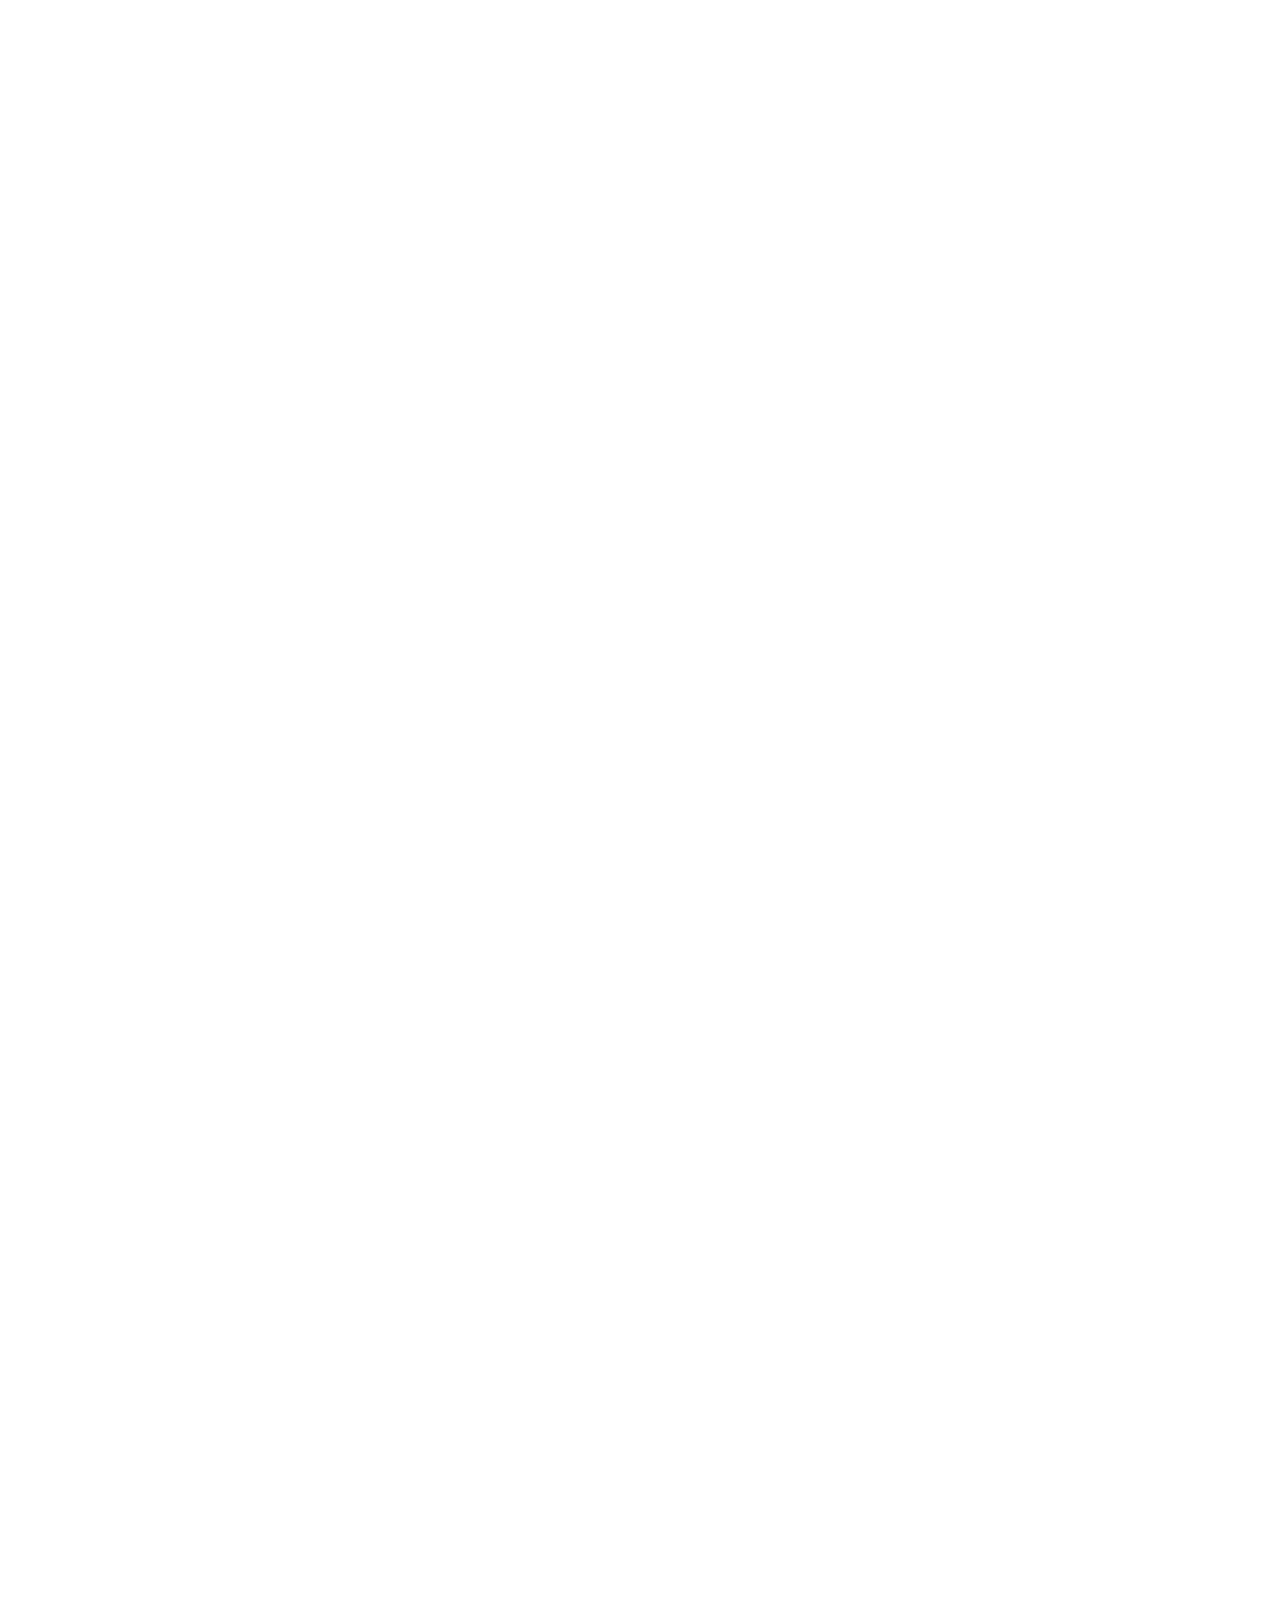
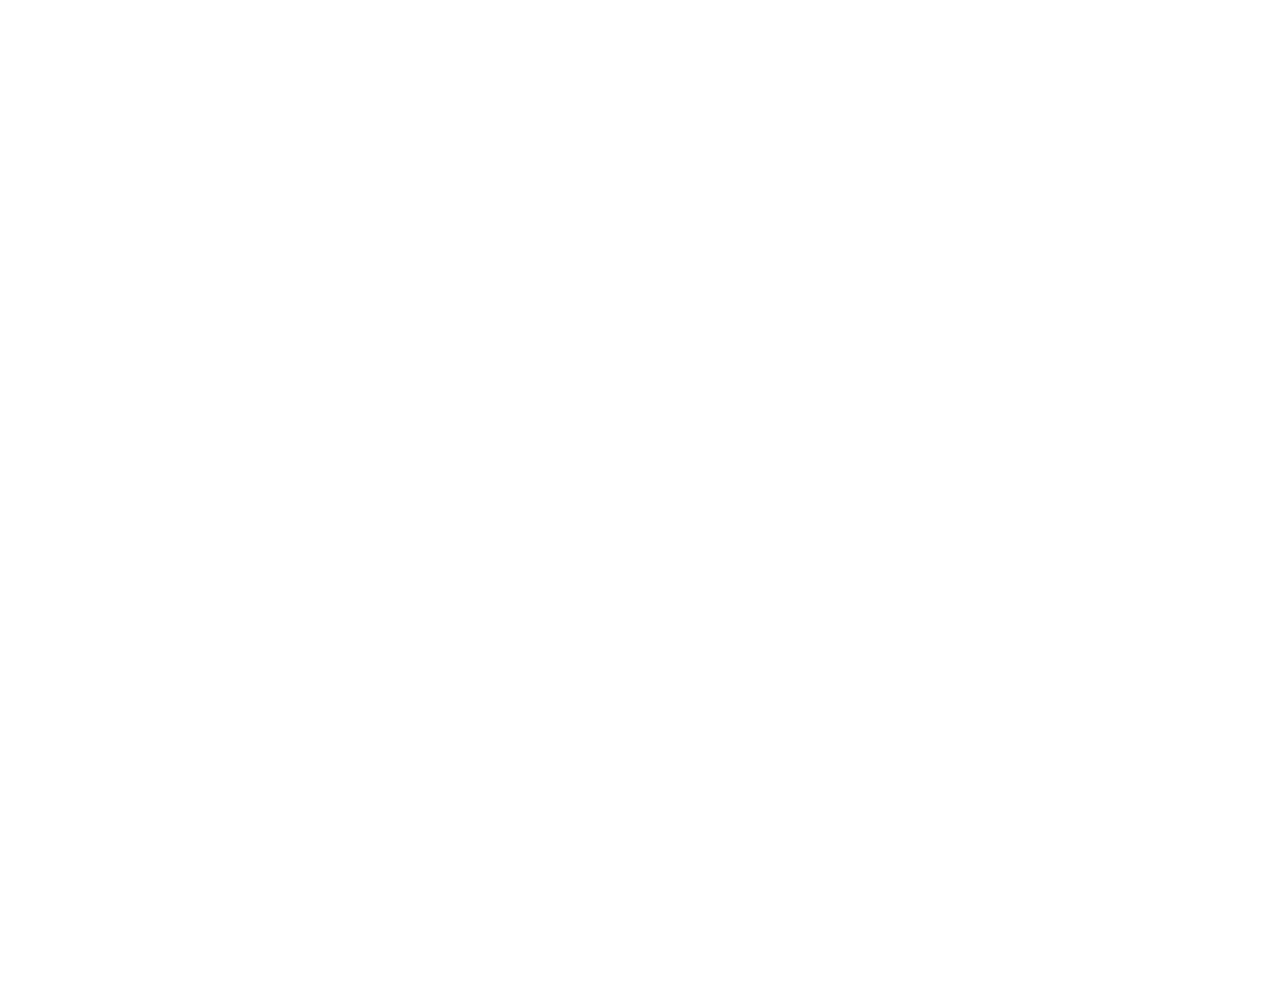
<file: services.html>
<!DOCTYPE html>
<html lang="en">

<head>
  <meta charset="utf-8">
  <meta content="width=device-width, initial-scale=1.0" name="viewport">

  <title>Cre8ive Media - Services</title>
  <meta content="" name="description">
  <meta content="" name="keywords">

  <!-- Favicons -->
  <link href="assets/img/favicon.ico" rel="icon">
  <link href="assets/img/apple-touch-icon.png" rel="apple-touch-icon">

  <!-- Google Fonts -->
  <link href="https://fonts.googleapis.com/css?family=Open+Sans:300,300i,400,400i,600,600i,700,700i|Roboto:300,300i,400,400i,500,500i,700,700i&display=swap" rel="stylesheet">
  <link href="https://fonts.googleapis.com/css?family=Open+Sans:400,400i,700,700i%7CRajdhani:400,600,700" rel="stylesheet">
  <link rel="preconnect" href="https://fonts.googleapis.com">
  <link rel="preconnect" href="https://fonts.gstatic.com" crossorigin>
  <link href="https://fonts.googleapis.com/css2?family=Lato:wght@300;700&display=swap" rel="stylesheet">




  <!-- Vendor CSS Files -->
  <link href="assets/vendor/animate.css/animate.min.css" rel="stylesheet">
  <link href="assets/vendor/aos/aos.css" rel="stylesheet">
  <link href="assets/vendor/bootstrap/css/bootstrap.min.css" rel="stylesheet">
  <link href="assets/vendor/bootstrap-icons/bootstrap-icons.css" rel="stylesheet">
  <link href="assets/vendor/boxicons/css/boxicons.min.css" rel="stylesheet">
  <link href="assets/vendor/glightbox/css/glightbox.min.css" rel="stylesheet">
  <link href="assets/vendor/swiper/swiper-bundle.min.css" rel="stylesheet">

  <!-- Template Main CSS File -->
  <link href="assets/css/style.css" rel="stylesheet">

  <!-- =======================================================
  * Template Name: Moderna - v4.11.0
  * Template URL: https://bootstrapmade.com/free-bootstrap-template-corporate-moderna/
  * Author: BootstrapMade.com
  * License: https://bootstrapmade.com/license/
  ======================================================== -->
</head>

<body>

  <!-- ======= Header ======= -->
  <header id="header" class="fixed-top d-flex align-items-center ">
    <div class="container d-flex justify-content-between align-items-center">

      <div class="logo">
        <h1 class="text-light"><a href="index.html"><span></span></a></h1>
        <!-- Uncomment below if you prefer to use an image logo -->
        <a href="index.html"><img src="assets/img/web_logo.png" alt="" class="img-fluid"></a>
      </div>

      <nav id="navbar" class="navbar">
        <ul>
          <li><a href="index.html">Home</a></li>
          <li><a href="about.html">About</a></li>
          <li class="active dropdown"><a href="services.html"><span>Services</span> <i class="bi bi-chevron-down"></i></a>
            <ul>
             <li><a href="web-design.html">Web Design</a></li>
             
             <li><a href="web-dev.html">Web Development</a></li>
             <li><a href="web-hosting.html">Web & Email Hosting</a></li>
             <!-- <li><a href="#">Maintenance</a></li> -->
              <li class="dropdown"><a href="maintenance.html"><span>Maintenance</span> <i class="bi bi-chevron-right"></i></a>
               <ul>
                <li><a href="maintenance.html#web-site-maintenance">Web site maintenance</a></li> 
                <li><a href="maintenance.html#social-media-management">Socail media management</a></li>
                 <li><a href="maintenance.html#seo-solutions">SEO</a></li>
                 <li><a href="maintenance.html#ppc">PPC advertising</a></li>
                 <!-- <li><a href="#">Deep Drop Down 4</a></li>
                 <li><a href="#">Deep Drop Down 5</a></li> -->
               </ul>
             </li>
             
             
             <!-- <li><a href="#">Social Media Management</a></li> -->
             <!-- <li><a href="#">Graphic Design</a></li> -->
             <li><a href="Video-editing.html">Video Editing</a></li>
            </ul>

          <!-- <li><a href="services.html">Services</a></li> -->
          <li><a href="portfolio.html">Portfolio</a></li>
          <!-- <li><a href="team.html">Team</a></li> -->
          <!-- <li><a href="blog.html">Blog</a></li> -->
          
            
          </li>
          <li><a href="contact.html">Contact Us</a></li>
        </ul>
        <i class="bi bi-list mobile-nav-toggle"></i>
      </nav><!-- .navbar -->
    </div>
  </header><!-- End Header -->

  <main id="main">

    <!-- ======= Our Services Section ======= -->
    <section class="breadcrumbs">
      <div class="container">

        <div class="d-flex justify-content-between align-items-center">
          <h2>Our Services</h2>
          <ol>
            <li><a href="index.html">Home</a></li>
            <li>Our Services</li>
          </ol>
        </div>

      </div>
    </section><!-- End Our Services Section -->

    <!-- ======= Service Details Section ======= -->
    <section class="service-details">
      <div class="container">

        <div class="row">
          <div class="col-md-6 d-flex align-items-stretch" data-aos="fade-up">
            <div class="card">
              <div class="card-img">
                <img src="assets/img/service-web-design.jpg" alt="...">
              </div>
              <div class="card-body">
                <h5 class="card-title"><a href="web-design.html">Web Design</a></h5>
                <p class="card-text">Cre8ive Media knows that a website for your business is one of the most important marketing tools. With this in mind we have tailored our solutions to be flexible and dynamic, giving our customers even greater possibilities on the World Wide Web</p>
                <div class="read-more"><a href="web-design.html"><i class="bi bi-arrow-right"></i> Learn more ></a></div>
              </div>
            </div>
          </div>
          <div class="col-md-6 d-flex align-items-stretch" data-aos="fade-up">
            <div class="card">
              <div class="card-img">
                <img src="assets/img/service-web-dev.jpg" alt="...">
              </div>
              <div class="card-body">
                <h5 class="card-title"><a href="web-dev.html">Web Development</a></h5>
                <p class="card-text">Need a little extra something for your website? A custom application built specifically for your business? you've come to the right place!</p>
                <div class="read-more"><a href="web-dev.html"><i class="bi bi-arrow-right"></i> Learn More ></a></div>
              </div>
            </div>

          </div>
          <div class="col-md-6 d-flex align-items-stretch" data-aos="fade-up">
            <div class="card">
              <div class="card-img">
                <img src="assets/img/service-web-hosting.jpg" alt="...">
              </div>
              <div class="card-body">
                <h5 class="card-title"><a href="web-hosting.html">Web & Email Hosting</a></h5>
                <p class="card-text">Finding the perfect home for your website couldn't be easier. Fast, reliable web & email hosting for your business! Give your website the home it deserves</p>
                <div class="read-more"><a href="web-hosting.html"><i class="bi bi-arrow-right"></i> Learn More></a></div>
              </div>
            </div>
          </div>
          <div class="col-md-6 d-flex align-items-stretch" data-aos="fade-up">
            <div class="card">
              <div class="card-img">
                <img src="assets/img/service-video-editing.jpg" alt="...">
              </div>
              <div class="card-body">
                <h5 class="card-title"><a href="video-editing.html">Video Editing</a></h5>
                <p class="card-text">What better way to promote your business or ideas than with a stunning, high-quality video for use on your website or social media pages.</p>
                <div class="read-more"><a href="video-editing.html"><i class="bi bi-arrow-right"></i> Learn More ></a></div>
              </div>
            </div>
          </div>
        </div>

      </div>
    </section><!-- End Service Details Section -->






    <!-- ======= Services Section ======= -->

    
    <!-- <section class="services">
      <div class="container">

        <div class="row">
          <div class="col-md-6 col-lg-3 d-flex align-items-stretch" data-aos="fade-up">
            <div class="icon-box icon-box-blue">
              <div class="icon"><i class="bx bxl-dribbble"></i></div>
              <h4 class="title"><a href="">Web Design</a></h4>
              <p class="description">A professional web design service tailored to your exact needs, turning ideas into reality with an emphasis on cre8tivity.</p>
            </div>
          </div>

          <div class="col-md-6 col-lg-3 d-flex align-items-stretch" data-aos="fade-up" data-aos-delay="100">
            <div class="icon-box icon-box-blue">
              <div class="icon"><i class="bx bx-file"></i></div>
              <h4 class="title"><a href="">Web Development</a></h4>
              <p class="description">Using the latest and greatest web technologies to deliver outstanding web applications</p>
            </div>
          </div>

          <div class="col-md-6 col-lg-3 d-flex align-items-stretch" data-aos="fade-up" data-aos-delay="200">
            <div class="icon-box icon-box-blue">
              <div class="icon"><i class="bx bx-tachometer"></i></div>
              <h4 class="title"><a href="">Web & email hosting</a></h4>
              <p class="description">Find the perfect home for your website. Fast, reliable web hosting for your business! Give your website the home it deserves</p>
            </div>
          </div>

          <div class="col-md-6 col-lg-3 d-flex align-items-stretch" data-aos="fade-up" data-aos-delay="200">
            <div class="icon-box icon-box-blue">
              <div class="icon"><i class="bx bx-world"></i></div>
              <h4 class="title"><a href="">Maintenance</a></h4>
              <p class="description">Keep your website and social media up to date and secure with a hassle-free Web Maintenance plan from us.</p>
            </div>
          </div>

        </div>

      </div>
    </section>--><!-- End Services Section -->

    

        <!-- ======= Pricing Section ======= -->
    <section class="pricing section-bg" data-aos="fade-up">
      <div class="container">

        <div class="section-title">
          <h2>Maintenance</h2>
          <p>Keep your website and social media up to date and secure with a hassle-free Web Maintenance plan from us.
            Maintaining a website and keeping social media updated can be a huge time consuming task, not to mention stressful, Cre8ive Media has a range of solutions to keep your online presence fresh, engaging and performing well.</p>
        </div>

        <div class="row no-gutters">

          <div class="col-lg-4 box">
            <h3>Classic</h3>
            <h4>£99<span>per month</span></h4>
            <ul>
              <li><i class="bx bx-check"></i> Full monthley performance reporting </li>
              <li><i class="bx bx-check"></i> Security Updates</li>
              <li><i class="bx bx-check"></i> SEO - Search engine optimisation </li>
            </ul>
            <a href="#" class="get-started-btn">Get Started</a>
          </div>

          <div class="col-lg-4 box featured">
            <h3>Virtuoso   </h3>
            <h4>£499<span>per month</span></h4>
            <ul>
              <li><i class="bx bx-check"></i> Unlimited website content updates</li>
              <li><i class="bx bx-check"></i> Unlimited social media updates</li>
              <li><i class="bx bx-check"></i> Reporting</li>
              <li><i class="bx bx-check"></i> Security updates</li>
              <li><i class="bx bx-check"></i> Google AdWords</li>
              <li><i class="bx bx-check"></i> 8x graphic designed posts</li>
            </ul>
            <a href="#" class="get-started-btn">Get Started</a>
          </div>

          <div class="col-lg-4 box">
            <h3>Elite</h3>
            <h4>£249<span>per month</span></h4>
            <ul>
              <li><i class="bx bx-check"></i> Everything included in classic plus:</li>
              <li><i class="bx bx-check"></i> 3x content updates per month</li>
              <li><i class="bx bx-check"></i> Database maintenance</li>
              <li><i class="bx bx-check"></i> Google AdWords</li>
              </ul>
            <a href="#" class="get-started-btn">Get Started</a>
          </div>

        </div>

      </div>
    </section><!-- End Pricing Section -->

    <!-- ======= Why Us Section ======= -->
    <section class="why-us section-bg" data-aos="fade-up" date-aos-delay="200">
      <div class="container">

        <div class="row">
          <!-- <div class="col-lg-6 video-box">
            <img src="assets/img/why-us.jpg" class="img-fluid" alt="">
            <a href="https://www.youtube.com/watch?v=jDDaplaOz7Q" class="venobox play-btn mb-4" data-vbtype="video" data-autoplay="true"></a>
          </div> -->

          <div class="col-lg-12 d-flex flex-column justify-content-center p-5">

            <div class="icon-box">
              <div class="icon"><i class="bi bi-hand-thumbs-up-fill"></i></div>
              <h4 class="title"><a href="">Socail Media Management</a></h4>
              <p class="description">A well maintained social media account is essential, with new and exciting content being posted on a regular basis, keeping followers interested in your business is a must!

                Cre8ive Media can help the day to day running of your social media account(s) with our graphic design and video editing services.</p>
            </div>

            <div class="icon-box">
              <div class="icon"><i class="bi bi-search"></i></div>
              <h4 class="title"><a href="">SEO</a></h4>
              <p class="description">With a well structured website and well written content the chances of ranking higher on the leading search engines is increased. Our SEO service can help you achieve this, by examining the website code and making modification to favour the search engines algorithm.</p>
            </div>

            <div class="icon-box">
              <div class="icon"><i class="bi bi-google"></i></div>
              <h4 class="title"><a href="">PPC Advertising</a></h4>
              <p class="description">Pay per click advertising is a great way to see instant ranking results in real time, the more you pay the higher ranking your site will be, effectively bidding for the top spot.</p>
            </div>

          </div>
        </div>

      </div>
    </section><!-- End Why Us Section -->

    <section class="services">
      <div class="container">

        <div class="row">
          <div class="col-md-6 col-lg-4 d-flex align-items-stretch" data-aos="fade-up">
            <div class="icon-box icon-box-blue">
              <div class="icon"><i class="bi bi-brush"></i></div>
              <h4 class="title"><a>Graphic Design</a></h4>
              <p class="description">Start-up business, new products and services or a complete brand redesign? Cre8ive Media has a solution for you.</p>
            </div>
          </div>

          <div class="col-md-6 col-lg-4 d-flex align-items-stretch" data-aos="fade-up" data-aos-delay="100">
            <div class="icon-box icon-box-blue">
              <div class="icon"><i class="bi bi-easel"></i></div>
              <h4 class="title"><a>Logo Design</a></h4>
              <p class="description">In need of a fresh new look or a logo for a new start up business, we can help! What ever style you are looking for Cre8ive Media will design you a logo you will love.  </p>
            </div>
          </div>

          <div class="col-md-6 col-lg-4 d-flex align-items-stretch" data-aos="fade-up" data-aos-delay="200">
            <div class="icon-box icon-box-blue">
              <div class="icon"><i class="bi bi-person-video2"></i></div>
              <h4 class="title"><a>Animation</a></h4>
              <p class="description">Why not jazz up your videos with an eye catching animated logo or motion graphic. Keep your audience engaged with a memorable and professional animation. </p>
            </div>
          </div>

          <!-- <div class="col-md-6 col-lg-3 d-flex align-items-stretch" data-aos="fade-up" data-aos-delay="200">
            <div class="icon-box icon-box-blue">
              <div class="icon"><i class="bi bi-cone-striped"></i></div>
              <h4 class="title"><a href="">Website Maintenance</a></h4>
              <p class="description">Keep your website and social media up to date and secure with a hassle-free Web Maintenance plan from us. </p>
            </div>
          </div> -->

        </div>

      </div>
    </section>

  </main><!-- End #main -->

<!-- ======= Footer ======= -->
<footer id="footer" data-aos="fade-up" data-aos-easing="ease-in-out" data-aos-duration="500">

  <div class="footer-newsletter contact-us">
    <div class="container">
      <div class="row">
        <div class="col-lg-12">
          <h4>Want to know more?</h4>
          <p>Why not get in touch and see how Cre8ive Media can help you</p>
          <a href="contact.html" class="btn-get-started animate__animated animate__fadeInUp">Contact Us</a>
        </div>
        <!-- <div class="col-lg-6">
          
           <form action="" method="post">
             <input type="email" name="email"> <input type="submit" value="Subscribe">
          </form> 
        </div>-->
      </div>
    </div>
  </div>

  <div class="footer-top">
    <div class="container">
      <div class="row">

        <div class="col-lg-3 col-md-6 footer-links">
          <h4>Useful Links</h4>
          <ul>
            <li><i class="bx bx-chevron-right"></i> <a href="#">Home</a></li>
            <li><i class="bx bx-chevron-right"></i> <a href="#">About us</a></li>
            <li><i class="bx bx-chevron-right"></i> <a href="#">Services</a></li>
            <li><i class="bx bx-chevron-right"></i> <a href="#">Terms of service</a></li>
            <li><i class="bx bx-chevron-right"></i> <a href="#">Privacy policy</a></li>
          </ul>
        </div>

        <div class="col-lg-3 col-md-6 footer-links">
          <h4>Our Services</h4>
          <ul>
            <li><i class="bx bx-chevron-right"></i> <a href="#">Web Design</a></li>
            <li><i class="bx bx-chevron-right"></i> <a href="#">Web Development</a></li>
            <li><i class="bx bx-chevron-right"></i> <a href="#">Web Hosting</a></li>
            <li><i class="bx bx-chevron-right"></i> <a href="#">Graphic Design</a></li>
            <li><i class="bx bx-chevron-right"></i> <a href="#">Video Editing</a></li>
          </ul>
        </div>

        <div class="col-lg-3 col-md-6 footer-contact">
          <h4>Contact Us</h4>
          <p>
            
            <strong>Phone:</strong> 01656 123456<br>
            <strong>Phone:</strong> 07123 456789<br>
            <strong>Email:</strong> Hello@cre8ive-media.uk<br>
          </p>

        </div>

        <div class="col-lg-3 col-md-6 footer-info">
          <h4>The Socials</h4>
          <p>Join us on the following social platforms </p>
          <div class="social-links mt-3">
            <a href="#" class="twitter"><i class="bx bxl-twitter"></i></a>
            <a href="#" class="facebook"><i class="bx bxl-facebook"></i></a>
            <a href="#" class="instagram"><i class="bx bxl-instagram"></i></a>
            <a href="#" class="linkedin"><i class="bx bxl-youtube"></i></a>
          </div>
        </div>

      </div>
    </div>
  </div>

  <div class="container">
    <div class="copyright">
      &copy; Copyright <strong><span>Cre8ive Media UK</span></strong>. All Rights Reserved
    </div>
  </div>
</footer><!-- End Footer -->

  <a href="#" class="back-to-top d-flex align-items-center justify-content-center"><i class="bi bi-arrow-up-short"></i></a>

  <!-- Vendor JS Files -->
  <script src="assets/vendor/purecounter/purecounter_vanilla.js"></script>
  <script src="assets/vendor/aos/aos.js"></script>
  <script src="assets/vendor/bootstrap/js/bootstrap.bundle.min.js"></script>
  <script src="assets/vendor/glightbox/js/glightbox.min.js"></script>
  <script src="assets/vendor/isotope-layout/isotope.pkgd.min.js"></script>
  <script src="assets/vendor/swiper/swiper-bundle.min.js"></script>
  <script src="assets/vendor/waypoints/noframework.waypoints.js"></script>
  <script src="assets/vendor/php-email-form/validate.js"></script>

  <!-- Template Main JS File -->
  <script src="assets/js/main.js"></script>

</body>

</html>
</file>
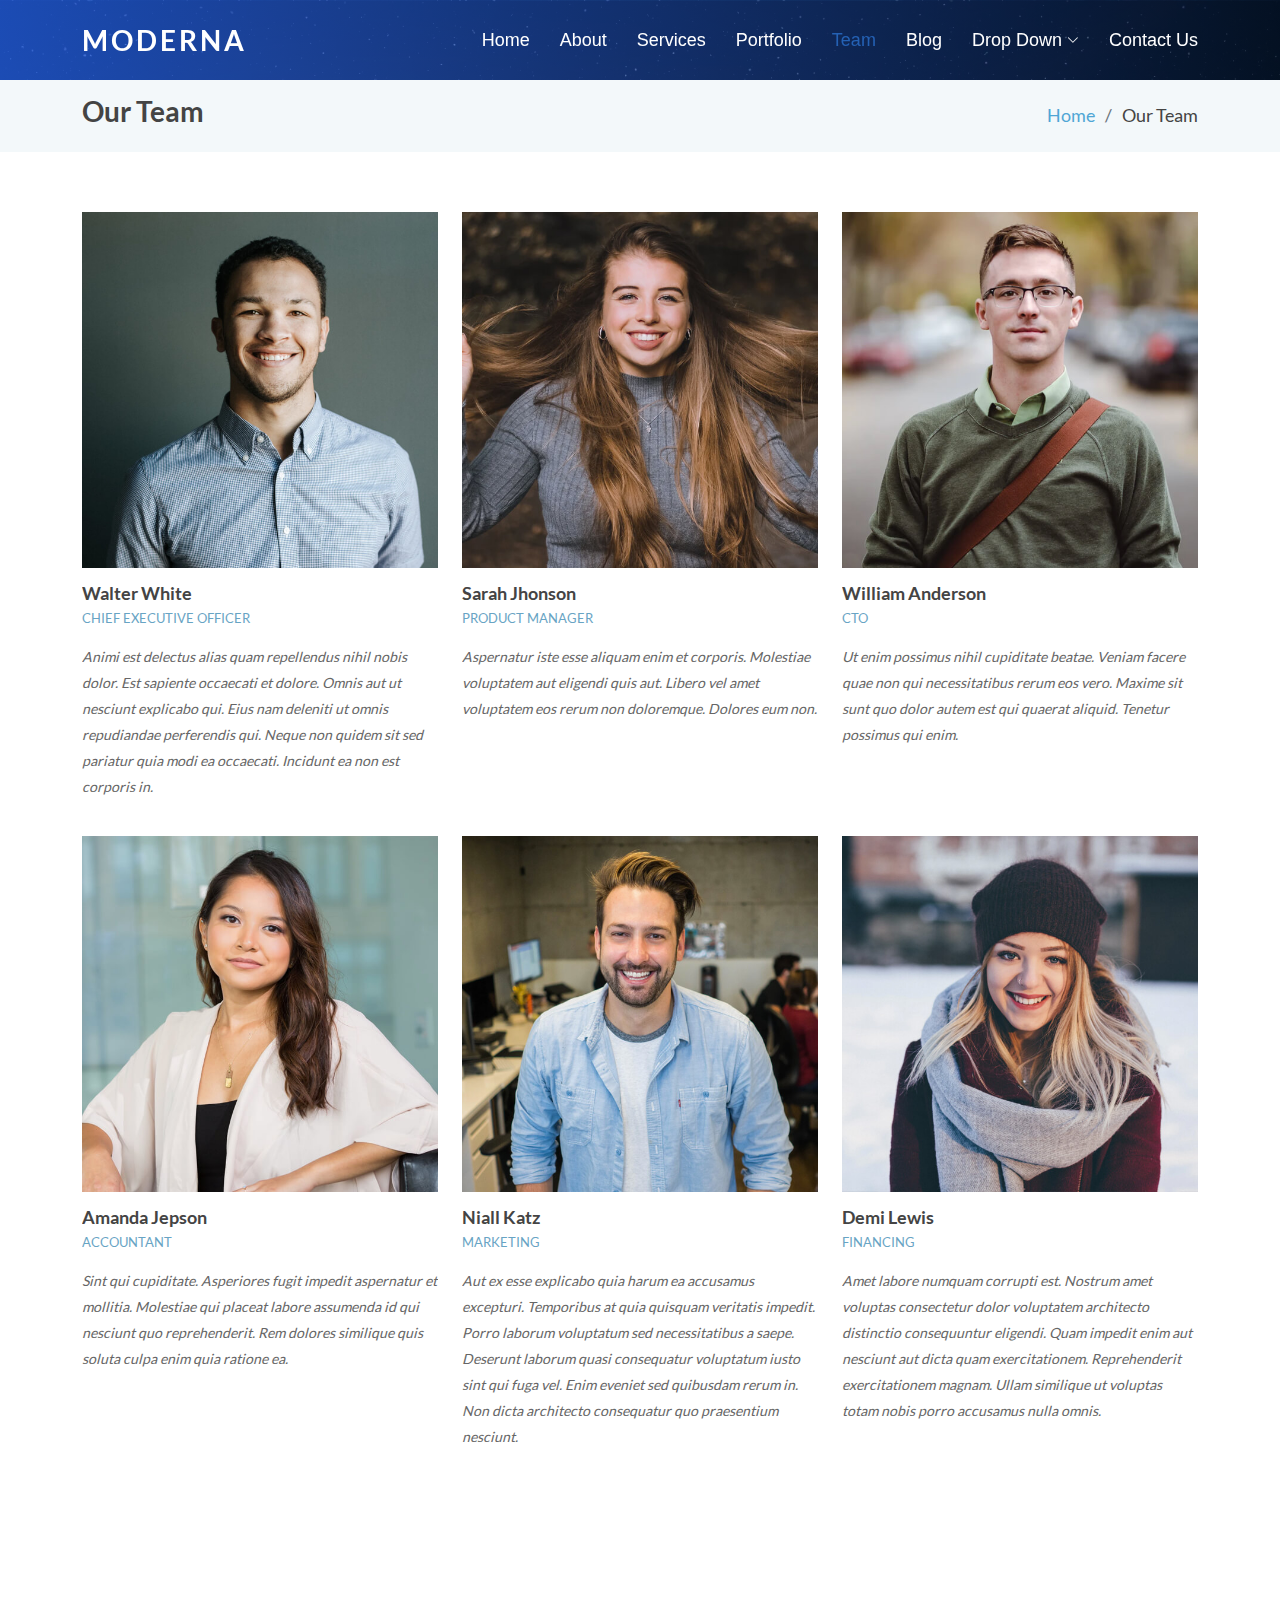
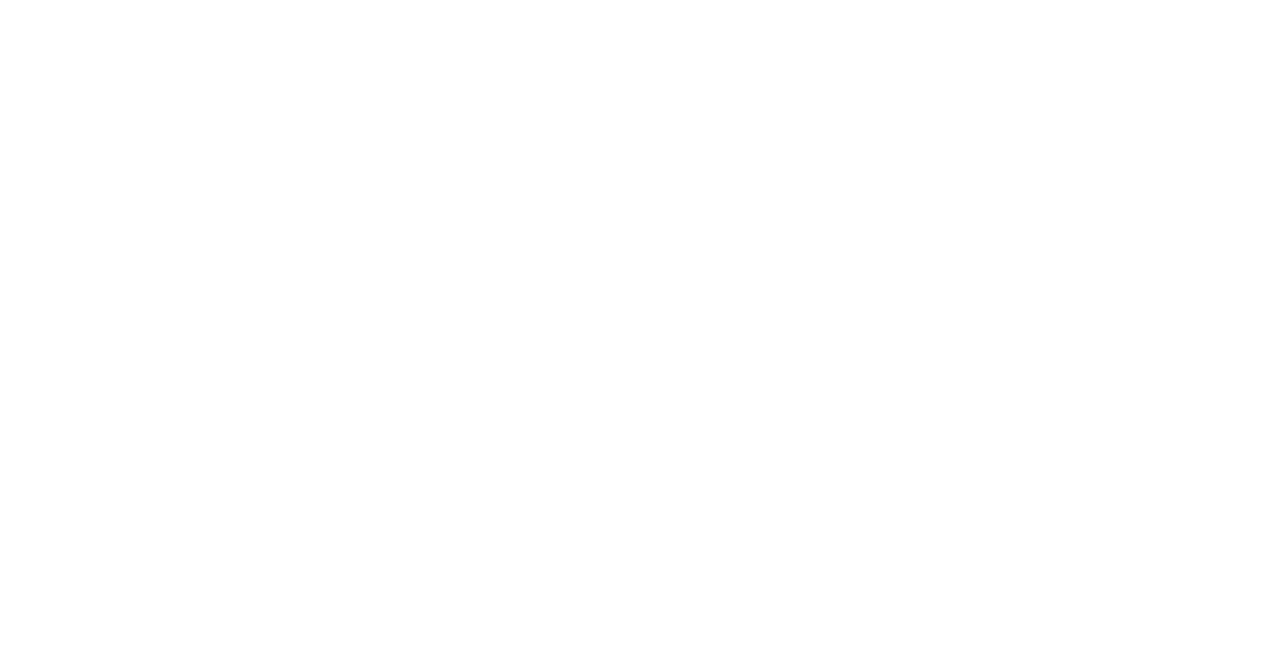
<file: team.html>
<!DOCTYPE html>
<html lang="en">

<head>
  <meta charset="utf-8">
  <meta content="width=device-width, initial-scale=1.0" name="viewport">

  <title>Team - Moderna Bootstrap Template</title>
  <meta content="" name="description">
  <meta content="" name="keywords">

  <!-- Favicons -->
  <link href="assets/img/favicon.png" rel="icon">
  <link href="assets/img/apple-touch-icon.png" rel="apple-touch-icon">

  <!-- Google Fonts -->
  <link href="https://fonts.googleapis.com/css?family=Open+Sans:300,300i,400,400i,600,600i,700,700i|Roboto:300,300i,400,400i,500,500i,700,700i&display=swap" rel="stylesheet">

  <!-- Vendor CSS Files -->
  <link href="assets/vendor/animate.css/animate.min.css" rel="stylesheet">
  <link href="assets/vendor/aos/aos.css" rel="stylesheet">
  <link href="assets/vendor/bootstrap/css/bootstrap.min.css" rel="stylesheet">
  <link href="assets/vendor/bootstrap-icons/bootstrap-icons.css" rel="stylesheet">
  <link href="assets/vendor/boxicons/css/boxicons.min.css" rel="stylesheet">
  <link href="assets/vendor/glightbox/css/glightbox.min.css" rel="stylesheet">
  <link href="assets/vendor/swiper/swiper-bundle.min.css" rel="stylesheet">

  <!-- Template Main CSS File -->
  <link href="assets/css/style.css" rel="stylesheet">

  <!-- =======================================================
  * Template Name: Moderna - v4.11.0
  * Template URL: https://bootstrapmade.com/free-bootstrap-template-corporate-moderna/
  * Author: BootstrapMade.com
  * License: https://bootstrapmade.com/license/
  ======================================================== -->
</head>

<body>

  <!-- ======= Header ======= -->
  <header id="header" class="fixed-top d-flex align-items-center ">
    <div class="container d-flex justify-content-between align-items-center">

      <div class="logo">
        <h1 class="text-light"><a href="index.html"><span>Moderna</span></a></h1>
        <!-- Uncomment below if you prefer to use an image logo -->
        <!-- <a href="index.html"><img src="assets/img/logo.png" alt="" class="img-fluid"></a>-->
      </div>

      <nav id="navbar" class="navbar">
        <ul>
          <li><a class="" href="index.html">Home</a></li>
          <li><a href="about.html">About</a></li>
          <li><a href="services.html">Services</a></li>
          <li><a href="portfolio.html">Portfolio</a></li>
          <li><a class="active" href="team.html">Team</a></li>
          <li><a href="blog.html">Blog</a></li>
          <li class="dropdown"><a href="#"><span>Drop Down</span> <i class="bi bi-chevron-down"></i></a>
            <ul>
              <li><a href="#">Drop Down 1</a></li>
              <li class="dropdown"><a href="#"><span>Deep Drop Down</span> <i class="bi bi-chevron-right"></i></a>
                <ul>
                  <li><a href="#">Deep Drop Down 1</a></li>
                  <li><a href="#">Deep Drop Down 2</a></li>
                  <li><a href="#">Deep Drop Down 3</a></li>
                  <li><a href="#">Deep Drop Down 4</a></li>
                  <li><a href="#">Deep Drop Down 5</a></li>
                </ul>
              </li>
              <li><a href="#">Drop Down 2</a></li>
              <li><a href="#">Drop Down 3</a></li>
              <li><a href="#">Drop Down 4</a></li>
            </ul>
          </li>
          <li><a href="contact.html">Contact Us</a></li>
        </ul>
        <i class="bi bi-list mobile-nav-toggle"></i>
      </nav><!-- .navbar -->

    </div>
  </header><!-- End Header -->

  <main id="main">

    <!-- ======= Our Team Section ======= -->
    <section class="breadcrumbs">
      <div class="container">

        <div class="d-flex justify-content-between align-items-center">
          <h2>Our Team</h2>
          <ol>
            <li><a href="index.html">Home</a></li>
            <li>Our Team</li>
          </ol>
        </div>

      </div>
    </section><!-- End Our Team Section -->

    <!-- ======= Team Section ======= -->
    <section class="team" data-aos="fade-up" data-aos-easing="ease-in-out" data-aos-duration="500">
      <div class="container">

        <div class="row">

          <div class="col-lg-4 col-md-6 d-flex align-items-stretch">
            <div class="member">
              <div class="member-img">
                <img src="assets/img/team/team-1.jpg" class="img-fluid" alt="">
                <div class="social">
                  <a href=""><i class="bi bi-twitter"></i></a>
                  <a href=""><i class="bi bi-facebook"></i></a>
                  <a href=""><i class="bi bi-instagram"></i></a>
                  <a href=""><i class="bi bi-linkedin"></i></a>
                </div>
              </div>
              <div class="member-info">
                <h4>Walter White</h4>
                <span>Chief Executive Officer</span>
                <p>Animi est delectus alias quam repellendus nihil nobis dolor. Est sapiente occaecati et dolore. Omnis aut ut nesciunt explicabo qui. Eius nam deleniti ut omnis repudiandae perferendis qui. Neque non quidem sit sed pariatur quia modi ea occaecati. Incidunt ea non est corporis in.</p>
              </div>
            </div>
          </div>

          <div class="col-lg-4 col-md-6 d-flex align-items-stretch">
            <div class="member">
              <div class="member-img">
                <img src="assets/img/team/team-2.jpg" class="img-fluid" alt="">
                <div class="social">
                  <a href=""><i class="bi bi-twitter"></i></a>
                  <a href=""><i class="bi bi-facebook"></i></a>
                  <a href=""><i class="bi bi-instagram"></i></a>
                  <a href=""><i class="bi bi-linkedin"></i></a>
                </div>
              </div>
              <div class="member-info">
                <h4>Sarah Jhonson</h4>
                <span>Product Manager</span>
                <p>Aspernatur iste esse aliquam enim et corporis. Molestiae voluptatem aut eligendi quis aut. Libero vel amet voluptatem eos rerum non doloremque. Dolores eum non.</p>
              </div>
            </div>
          </div>

          <div class="col-lg-4 col-md-6 d-flex align-items-stretch">
            <div class="member">
              <div class="member-img">
                <img src="assets/img/team/team-3.jpg" class="img-fluid" alt="">
                <div class="social">
                  <a href=""><i class="bi bi-twitter"></i></a>
                  <a href=""><i class="bi bi-facebook"></i></a>
                  <a href=""><i class="bi bi-instagram"></i></a>
                  <a href=""><i class="bi bi-linkedin"></i></a>
                </div>
              </div>
              <div class="member-info">
                <h4>William Anderson</h4>
                <span>CTO</span>
                <p>Ut enim possimus nihil cupiditate beatae. Veniam facere quae non qui necessitatibus rerum eos vero. Maxime sit sunt quo dolor autem est qui quaerat aliquid. Tenetur possimus qui enim.</p>
              </div>
            </div>
          </div>

          <div class="col-lg-4 col-md-6 d-flex align-items-stretch">
            <div class="member">
              <div class="member-img">
                <img src="assets/img/team/team-4.jpg" class="img-fluid" alt="">
                <div class="social">
                  <a href=""><i class="bi bi-twitter"></i></a>
                  <a href=""><i class="bi bi-facebook"></i></a>
                  <a href=""><i class="bi bi-instagram"></i></a>
                  <a href=""><i class="bi bi-linkedin"></i></a>
                </div>
              </div>
              <div class="member-info">
                <h4>Amanda Jepson</h4>
                <span>Accountant</span>
                <p>Sint qui cupiditate. Asperiores fugit impedit aspernatur et mollitia. Molestiae qui placeat labore assumenda id qui nesciunt quo reprehenderit. Rem dolores similique quis soluta culpa enim quia ratione ea.</p>
              </div>
            </div>
          </div>

          <div class="col-lg-4 col-md-6 d-flex align-items-stretch">
            <div class="member">
              <div class="member-img">
                <img src="assets/img/team/team-5.jpg" class="img-fluid" alt="">
                <div class="social">
                  <a href=""><i class="bi bi-twitter"></i></a>
                  <a href=""><i class="bi bi-facebook"></i></a>
                  <a href=""><i class="bi bi-instagram"></i></a>
                  <a href=""><i class="bi bi-linkedin"></i></a>
                </div>
              </div>
              <div class="member-info">
                <h4>Niall Katz</h4>
                <span>Marketing</span>
                <p>Aut ex esse explicabo quia harum ea accusamus excepturi. Temporibus at quia quisquam veritatis impedit. Porro laborum voluptatum sed necessitatibus a saepe. Deserunt laborum quasi consequatur voluptatum iusto sint qui fuga vel. Enim eveniet sed quibusdam rerum in. Non dicta architecto consequatur quo praesentium nesciunt.</p>
              </div>
            </div>
          </div>

          <div class="col-lg-4 col-md-6 d-flex align-items-stretch">
            <div class="member">
              <div class="member-img">
                <img src="assets/img/team/team-6.jpg" class="img-fluid" alt="">
                <div class="social">
                  <a href=""><i class="bi bi-twitter"></i></a>
                  <a href=""><i class="bi bi-facebook"></i></a>
                  <a href=""><i class="bi bi-instagram"></i></a>
                  <a href=""><i class="bi bi-linkedin"></i></a>
                </div>
              </div>
              <div class="member-info">
                <h4>Demi Lewis</h4>
                <span>Financing</span>
                <p>Amet labore numquam corrupti est. Nostrum amet voluptas consectetur dolor voluptatem architecto distinctio consequuntur eligendi. Quam impedit enim aut nesciunt aut dicta quam exercitationem. Reprehenderit exercitationem magnam. Ullam similique ut voluptas totam nobis porro accusamus nulla omnis.</p>
              </div>
            </div>
          </div>

        </div>

      </div>
    </section><!-- End Team Section -->

  </main><!-- End #main -->

  <!-- ======= Footer ======= -->
  <footer id="footer" data-aos="fade-up" data-aos-easing="ease-in-out" data-aos-duration="500">

    <div class="footer-newsletter">
      <div class="container">
        <div class="row">
          <div class="col-lg-6">
            <h4>Our Newsletter</h4>
            <p>Tamen quem nulla quae legam multos aute sint culpa legam noster magna</p>
          </div>
          <div class="col-lg-6">
            <form action="" method="post">
              <input type="email" name="email"><input type="submit" value="Subscribe">
            </form>
          </div>
        </div>
      </div>
    </div>

    <div class="footer-top">
      <div class="container">
        <div class="row">

          <div class="col-lg-3 col-md-6 footer-links">
            <h4>Useful Links</h4>
            <ul>
              <li><i class="bx bx-chevron-right"></i> <a href="#">Home</a></li>
              <li><i class="bx bx-chevron-right"></i> <a href="#">About us</a></li>
              <li><i class="bx bx-chevron-right"></i> <a href="#">Services</a></li>
              <li><i class="bx bx-chevron-right"></i> <a href="#">Terms of service</a></li>
              <li><i class="bx bx-chevron-right"></i> <a href="#">Privacy policy</a></li>
            </ul>
          </div>

          <div class="col-lg-3 col-md-6 footer-links">
            <h4>Our Services</h4>
            <ul>
              <li><i class="bx bx-chevron-right"></i> <a href="#">Web Design</a></li>
              <li><i class="bx bx-chevron-right"></i> <a href="#">Web Development</a></li>
              <li><i class="bx bx-chevron-right"></i> <a href="#">Product Management</a></li>
              <li><i class="bx bx-chevron-right"></i> <a href="#">Marketing</a></li>
              <li><i class="bx bx-chevron-right"></i> <a href="#">Graphic Design</a></li>
            </ul>
          </div>

          <div class="col-lg-3 col-md-6 footer-contact">
            <h4>Contact Us</h4>
            <p>
              A108 Adam Street <br>
              New York, NY 535022<br>
              United States <br><br>
              <strong>Phone:</strong> +1 5589 55488 55<br>
              <strong>Email:</strong> info@example.com<br>
            </p>

          </div>

          <div class="col-lg-3 col-md-6 footer-info">
            <h3>About Moderna</h3>
            <p>Cras fermentum odio eu feugiat lide par naso tierra. Justo eget nada terra videa magna derita valies darta donna mare fermentum iaculis eu non diam phasellus.</p>
            <div class="social-links mt-3">
              <a href="#" class="twitter"><i class="bx bxl-twitter"></i></a>
              <a href="#" class="facebook"><i class="bx bxl-facebook"></i></a>
              <a href="#" class="instagram"><i class="bx bxl-instagram"></i></a>
              <a href="#" class="linkedin"><i class="bx bxl-linkedin"></i></a>
            </div>
          </div>

        </div>
      </div>
    </div>

    <div class="container">
      <div class="copyright">
        &copy; Copyright <strong><span>Moderna</span></strong>. All Rights Reserved
      </div>
      <div class="credits">
        <!-- All the links in the footer should remain intact. -->
        <!-- You can delete the links only if you purchased the pro version. -->
        <!-- Licensing information: https://bootstrapmade.com/license/ -->
        <!-- Purchase the pro version with working PHP/AJAX contact form: https://bootstrapmade.com/free-bootstrap-template-corporate-moderna/ -->
        Designed by <a href="https://bootstrapmade.com/">BootstrapMade</a>
      </div>
    </div>
  </footer><!-- End Footer -->

  <a href="#" class="back-to-top d-flex align-items-center justify-content-center"><i class="bi bi-arrow-up-short"></i></a>

  <!-- Vendor JS Files -->
  <script src="assets/vendor/purecounter/purecounter_vanilla.js"></script>
  <script src="assets/vendor/aos/aos.js"></script>
  <script src="assets/vendor/bootstrap/js/bootstrap.bundle.min.js"></script>
  <script src="assets/vendor/glightbox/js/glightbox.min.js"></script>
  <script src="assets/vendor/isotope-layout/isotope.pkgd.min.js"></script>
  <script src="assets/vendor/swiper/swiper-bundle.min.js"></script>
  <script src="assets/vendor/waypoints/noframework.waypoints.js"></script>
  <script src="assets/vendor/php-email-form/validate.js"></script>

  <!-- Template Main JS File -->
  <script src="assets/js/main.js"></script>

</body>

</html>
</file>
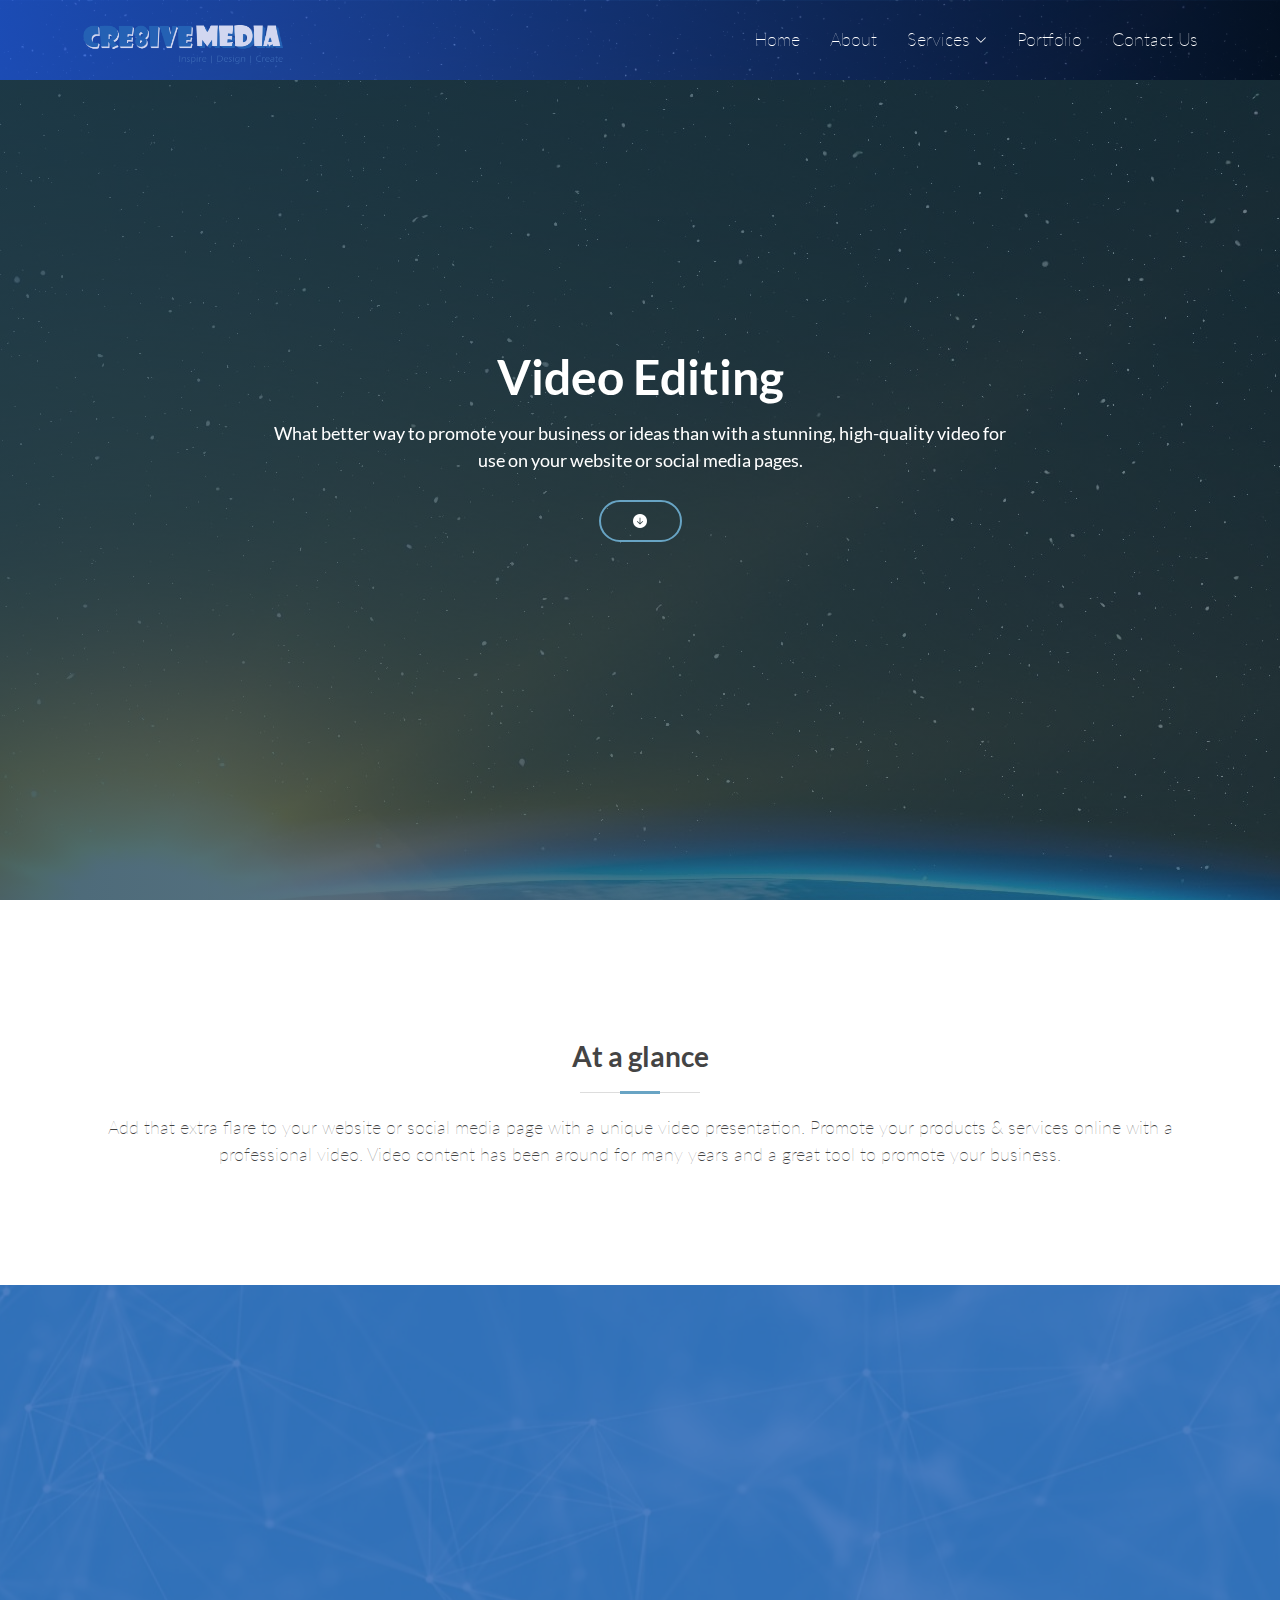
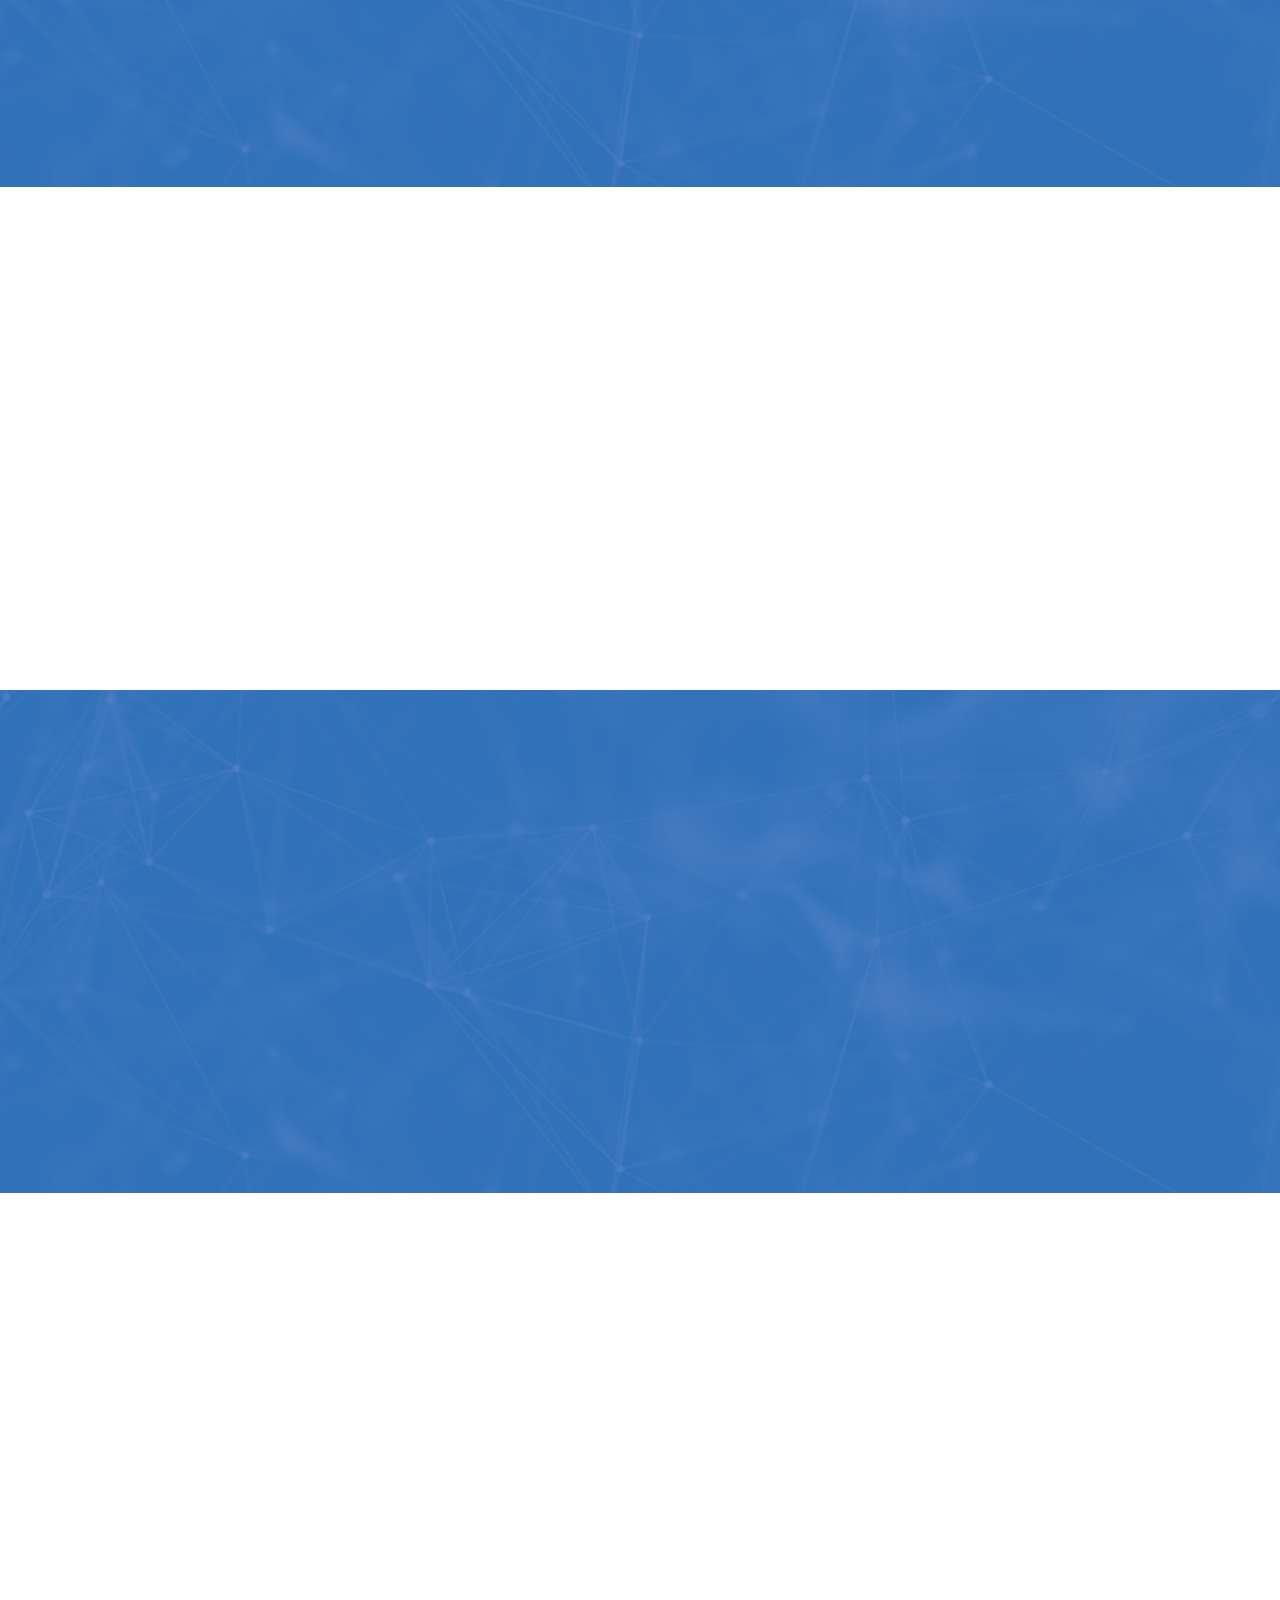
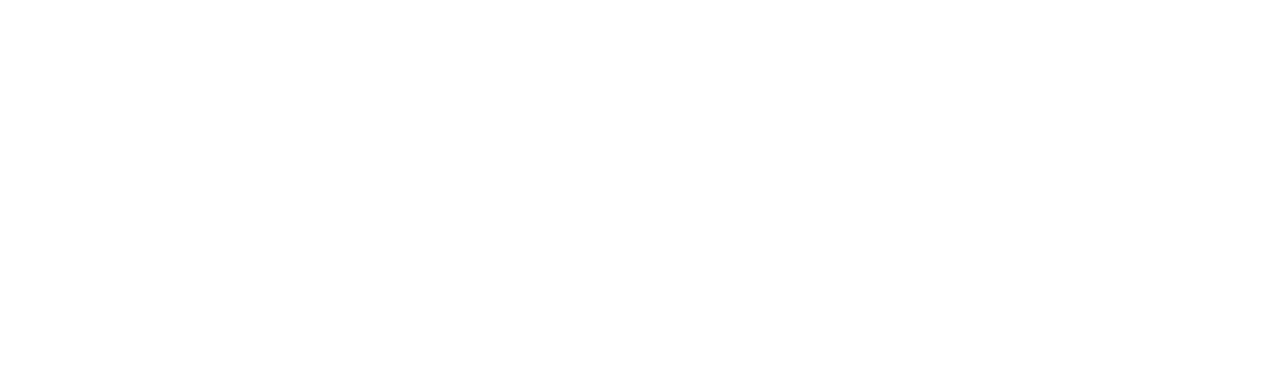
<file: video-editing.html>
<!DOCTYPE html>
<html lang="en">

<head>
  <meta charset="utf-8">
  <meta content="width=device-width, initial-scale=1.0" name="viewport">

  <title>Cre8ive Media - Video Editing</title>
  <meta content="" name="description">
  <meta content="" name="keywords">

  <!-- Favicons -->
  <link href="assets/img/favicon.ico" rel="icon">
  <link href="assets/img/apple-touch-icon.png" rel="apple-touch-icon">

  <!-- Google Fonts -->
  <link href="https://fonts.googleapis.com/css?family=Open+Sans:300,300i,400,400i,600,600i,700,700i|Roboto:300,300i,400,400i,500,500i,700,700i&display=swap" rel="stylesheet">
  <link rel="preconnect" href="https://fonts.googleapis.com">
  <link rel="preconnect" href="https://fonts.gstatic.com" crossorigin>
  <link href="https://fonts.googleapis.com/css2?family=Lato:wght@300;700&display=swap" rel="stylesheet">


  <!-- Vendor CSS Files -->
  <link href="assets/vendor/animate.css/animate.min.css" rel="stylesheet">
  <link href="assets/vendor/aos/aos.css" rel="stylesheet">
  <link href="assets/vendor/bootstrap/css/bootstrap.min.css" rel="stylesheet">
  <link href="assets/vendor/bootstrap-icons/bootstrap-icons.css" rel="stylesheet">
  <link href="assets/vendor/boxicons/css/boxicons.min.css" rel="stylesheet">
  <link href="assets/vendor/glightbox/css/glightbox.min.css" rel="stylesheet">
  <link href="assets/vendor/swiper/swiper-bundle.min.css" rel="stylesheet">

  <!-- Template Main CSS File -->
  <link href="assets/css/style.css" rel="stylesheet">

  <!-- =======================================================
  * Template Name: Moderna - v4.11.0
  * Template URL: https://bootstrapmade.com/free-bootstrap-template-corporate-moderna/
  * Author: BootstrapMade.com
  * License: https://bootstrapmade.com/license/
  ======================================================== -->
</head>

<body>

    <!-- ======= Header ======= -->
    <header id="header" class="fixed-top d-flex align-items-center ">
      <div class="container d-flex justify-content-between align-items-center">
  
        <div class="logo">
          <h1 class="text-light"><a href="index.html"><span></span></a></h1>
          <!-- Uncomment below if you prefer to use an image logo -->
          <a href="index.html"><img src="assets/img/web_logo.png" alt="" class="img-fluid"></a>
        </div>
  
        <nav id="navbar" class="navbar">
          <ul>
            <li><a href="index.html">Home</a></li>
            <li><a href="about.html">About</a></li>
            <li class="active dropdown"><a href="services.html"><span>Services</span> <i class="bi bi-chevron-down"></i></a>
              <ul>
               <li><a href="web-design.html">Web Design</a></li>
               
               <li><a href="web-dev.html">Web Development</a></li>
               <li><a href="web-hosting.html">Web & Email Hosting</a></li>
               <!-- <li><a href="#">Maintenance</a></li> -->
                <li class="dropdown"><a href="maintenance.html"><span>Maintenance</span> <i class="bi bi-chevron-right"></i></a>
                 <ul>
                  <li><a href="maintenance.html#web-site-maintenance">Web site maintenance</a></li> 
                <li><a href="maintenance.html#social-media-management">Socail media management</a></li>
                 <li><a href="maintenance.html#seo-solutions">SEO</a></li>
                 <li><a href="maintenance.html#ppc">PPC advertising</a></li>
                   <!-- <li><a href="#">Deep Drop Down 4</a></li>
                   <li><a href="#">Deep Drop Down 5</a></li> -->
                 </ul>
               </li>
               
               
               <!-- <li><a href="#">Social Media Management</a></li> -->
               <!-- <li><a href="#">Graphic Design</a></li> -->
               <li><a href="Video-editing.html">Video Editing</a></li>
              </ul>
  
            <!-- <li><a href="services.html">Services</a></li> -->
            <li><a href="portfolio.html">Portfolio</a></li>
            <!-- <li><a href="team.html">Team</a></li> -->
            <!-- <li><a href="blog.html">Blog</a></li> -->
            
              
            </li>
            <li><a href="contact.html">Contact Us</a></li>
          </ul>
          <i class="bi bi-list mobile-nav-toggle"></i>
        </nav><!-- .navbar -->
      </div>
    </header><!-- End Header -->

  <!-- ======= Hero No Slider Section ======= -->
  <section id="hero-no-slider" class="d-flex justify-cntent-center align-items-center">
    <div class="container position-relative" data-aos="fade-up" data-aos-delay="100">
      <div class="row justify-content-center">
        <div class="col-xl-8">
          <h2>Video Editing</h2>
          <p>What better way to promote your business or ideas than with a stunning, high-quality video for use on your website or social media pages.</p>
          <!-- <a href="" class="icon "> <i class="bi bi-arrow-down-circle-fill"></i></a> -->
          <a href="" class="btn-get-started animate__animated animate__fadeInUp bi bi-arrow-down-circle-fill "></a>
        </div>
      </div>
    </div>
  </section><!-- End Hero No Slider Sectio -->

  <main id="main">



        <!-- ======= Features Section ======= -->
        <section class="features">
          <div class="container">
    
            <div class="section-title">
              <h2>At a glance</h2>
              <p>Add that extra flare to your website or social media page with a unique video presentation. Promote your products & services online with a professional video. Video content has been around for many years and a great tool to promote your business. </p>
                <p><br></p>
                
              </div>
        </section>    
        
        
        <section class="web-dev-1">
          <div class="container">
    
            <div class="row" data-aos="fade-up">
              <div class="col-md-5 order-1 order-md-2">
                <img src="assets/img/web-edit1.png" class="img-fluid" alt="">
              </div>
              <div class="col-md-7 pt-5 order-2 order-md-1">
                <h3><strong>Video creation</strong> & editing</h3>
                <p class="webtype">
                  Cre8ive Media prides itself on creating stunning videos for websites and social media. Video content is one of the most, if not the most, popular ways of attracting a visitors attention, combining video, audio and visual effects to create an engaging experience while adding a level of professionalism to your business.
                </p>
                <p>
                  We make the process of creating video content as easy and seamless as possible. Incorporating different elements such as motion graphics and title sequences along with animated logos to really capture the viewers attention. 
                </p>
                <p>There are many uses for a video on your website or social media, promoting an event, products and services or perhaps an educational video for your business.   
                </p>
              </div>
            </div>
          </div>
        </section>

        <section class="features">
          <div class="container">

            <div class="row" data-aos="fade-up">
             <div class="col-md-5">
                <img src="assets/img/web-edit2.png" class="img-fluid" alt="">
              </div>
            <div class="col-md-7 pt-5">
             <h3>Are you a <strong>Youtuber or influencer</strong> and need a little help with your videos?</h3>
             <p></p>
             <p>If your looking for title sequences, info-graphics, thumbnails or complete video editing you've come to the right place.</p> 
             
             <div class="standalone-btn contact-us">
             <a href="web-design.html" class="btn-get-started animate__animated animate__fadeInUp">Read More</a>
             </div>

          </div>
          
        </div>
        </div>
        </section>

        <section class="web-dev-1">
          <div class="container">
    
            <div class="row" data-aos="fade-up">
              <div class="col-md-5 order-1 order-md-2">
                <img src="assets/img/web-dev5.png" class="img-fluid" alt="">
              </div>
              <div class="col-md-7 pt-5 order-2 order-md-1">
                <h3>Animation & <strong>motion graphics</strong></h3>
                <p class="webtype">
                  Why not jazz up your videos with an eye catching animated logo or motion graphic. Keep your audience engaged with a memorable and professional animation.
                </p>
                <p>
                  Great quality captured video is only as good as the titles and graphics. Bring your videos to life and add that 'Wow' factor with stylish title sequences.
                </p>
              </div>
            </div>
          </div>
        </section>




    
            
    
            <!-- <div class="row" data-aos="fade-up">
              <div class="col-md-5 order-1 order-md-2">
                <img src="assets/img/features-4.svg" class="img-fluid" alt="">
              </div>
              <div class="col-md-7 pt-5 order-2 order-md-1">
                <h3>Quas et necessitatibus eaque impedit ipsum animi consequatur incidunt in</h3>
                <p class="fst-italic">
                  Lorem ipsum dolor sit amet, consectetur adipiscing elit, sed do eiusmod tempor incididunt ut labore et dolore
                  magna aliqua.
                </p>
                <p>
                  Ullamco laboris nisi ut aliquip ex ea commodo consequat. Duis aute irure dolor in reprehenderit in voluptate
                  velit esse cillum dolore eu fugiat nulla pariatur. Excepteur sint occaecat cupidatat non proident, sunt in
                  culpa qui officia deserunt mollit anim id est laborum
                </p>
              </div>
            </div> -->
    
          </div>
        </section><!-- End Features Section -->

    

    <!-- ======= Web Dev Section ======= -->
    
    <!-- ======= Why Us Section ======= -->
    
    </section><!-- End Why Us Section -->



  </main><!-- End #main -->

<!-- ======= Footer ======= -->
<footer id="footer" data-aos="fade-up" data-aos-easing="ease-in-out" data-aos-duration="500">

  <div class="footer-newsletter contact-us">
    <div class="container">
      <div class="row">
        <div class="col-lg-12">
          <h4>Want to know more?</h4>
          <p>Why not get in touch and see how Cre8ive Media can help you</p>
          <a href="contact.html" class="btn-get-started animate__animated animate__fadeInUp">Contact Us</a>
        </div>
        <!-- <div class="col-lg-6">
          
           <form action="" method="post">
             <input type="email" name="email"> <input type="submit" value="Subscribe">
          </form> 
        </div>-->
      </div>
    </div>
  </div>

  <div class="footer-top">
    <div class="container">
      <div class="row">

        <div class="col-lg-3 col-md-6 footer-links">
          <h4>Useful Links</h4>
          <ul>
            <li><i class="bx bx-chevron-right"></i> <a href="#">Home</a></li>
            <li><i class="bx bx-chevron-right"></i> <a href="#">About us</a></li>
            <li><i class="bx bx-chevron-right"></i> <a href="#">Services</a></li>
            <li><i class="bx bx-chevron-right"></i> <a href="#">Terms of service</a></li>
            <li><i class="bx bx-chevron-right"></i> <a href="#">Privacy policy</a></li>
          </ul>
        </div>

        <div class="col-lg-3 col-md-6 footer-links">
          <h4>Our Services</h4>
          <ul>
            <li><i class="bx bx-chevron-right"></i> <a href="#">Web Design</a></li>
            <li><i class="bx bx-chevron-right"></i> <a href="#">Web Development</a></li>
            <li><i class="bx bx-chevron-right"></i> <a href="#">Web Hosting</a></li>
            <li><i class="bx bx-chevron-right"></i> <a href="#">Graphic Design</a></li>
            <li><i class="bx bx-chevron-right"></i> <a href="#">Video Editing</a></li>
          </ul>
        </div>

        <div class="col-lg-3 col-md-6 footer-contact">
          <h4>Contact Us</h4>
          <p>
            
            <strong>Phone:</strong> 01656 123456<br>
            <strong>Phone:</strong> 07123 456789<br>
            <strong>Email:</strong> Hello@cre8ive-media.uk<br>
          </p>

        </div>

        <div class="col-lg-3 col-md-6 footer-info">
          <h4>The Socials</h4>
          <p>Join us on the following social platforms </p>
          <div class="social-links mt-3">
            <a href="#" class="twitter"><i class="bx bxl-twitter"></i></a>
            <a href="#" class="facebook"><i class="bx bxl-facebook"></i></a>
            <a href="#" class="instagram"><i class="bx bxl-instagram"></i></a>
            <a href="#" class="linkedin"><i class="bx bxl-youtube"></i></a>
          </div>
        </div>

      </div>
    </div>
  </div>

  <div class="container">
    <div class="copyright">
      &copy; Copyright <strong><span>Cre8ive Media UK</span></strong>. All Rights Reserved
    </div>
  </div>
</footer><!-- End Footer -->

  <a href="#" class="back-to-top d-flex align-items-center justify-content-center"><i class="bi bi-arrow-up-short"></i></a>

  <!-- Vendor JS Files -->
  <script src="assets/vendor/purecounter/purecounter_vanilla.js"></script>
  <script src="assets/vendor/aos/aos.js"></script>
  <script src="assets/vendor/bootstrap/js/bootstrap.bundle.min.js"></script>
  <script src="assets/vendor/glightbox/js/glightbox.min.js"></script>
  <script src="assets/vendor/isotope-layout/isotope.pkgd.min.js"></script>
  <script src="assets/vendor/swiper/swiper-bundle.min.js"></script>
  <script src="assets/vendor/waypoints/noframework.waypoints.js"></script>
  <script src="assets/vendor/php-email-form/validate.js"></script>

  <!-- Template Main JS File -->
  <script src="assets/js/main.js"></script>

</body>

</html>
</file>
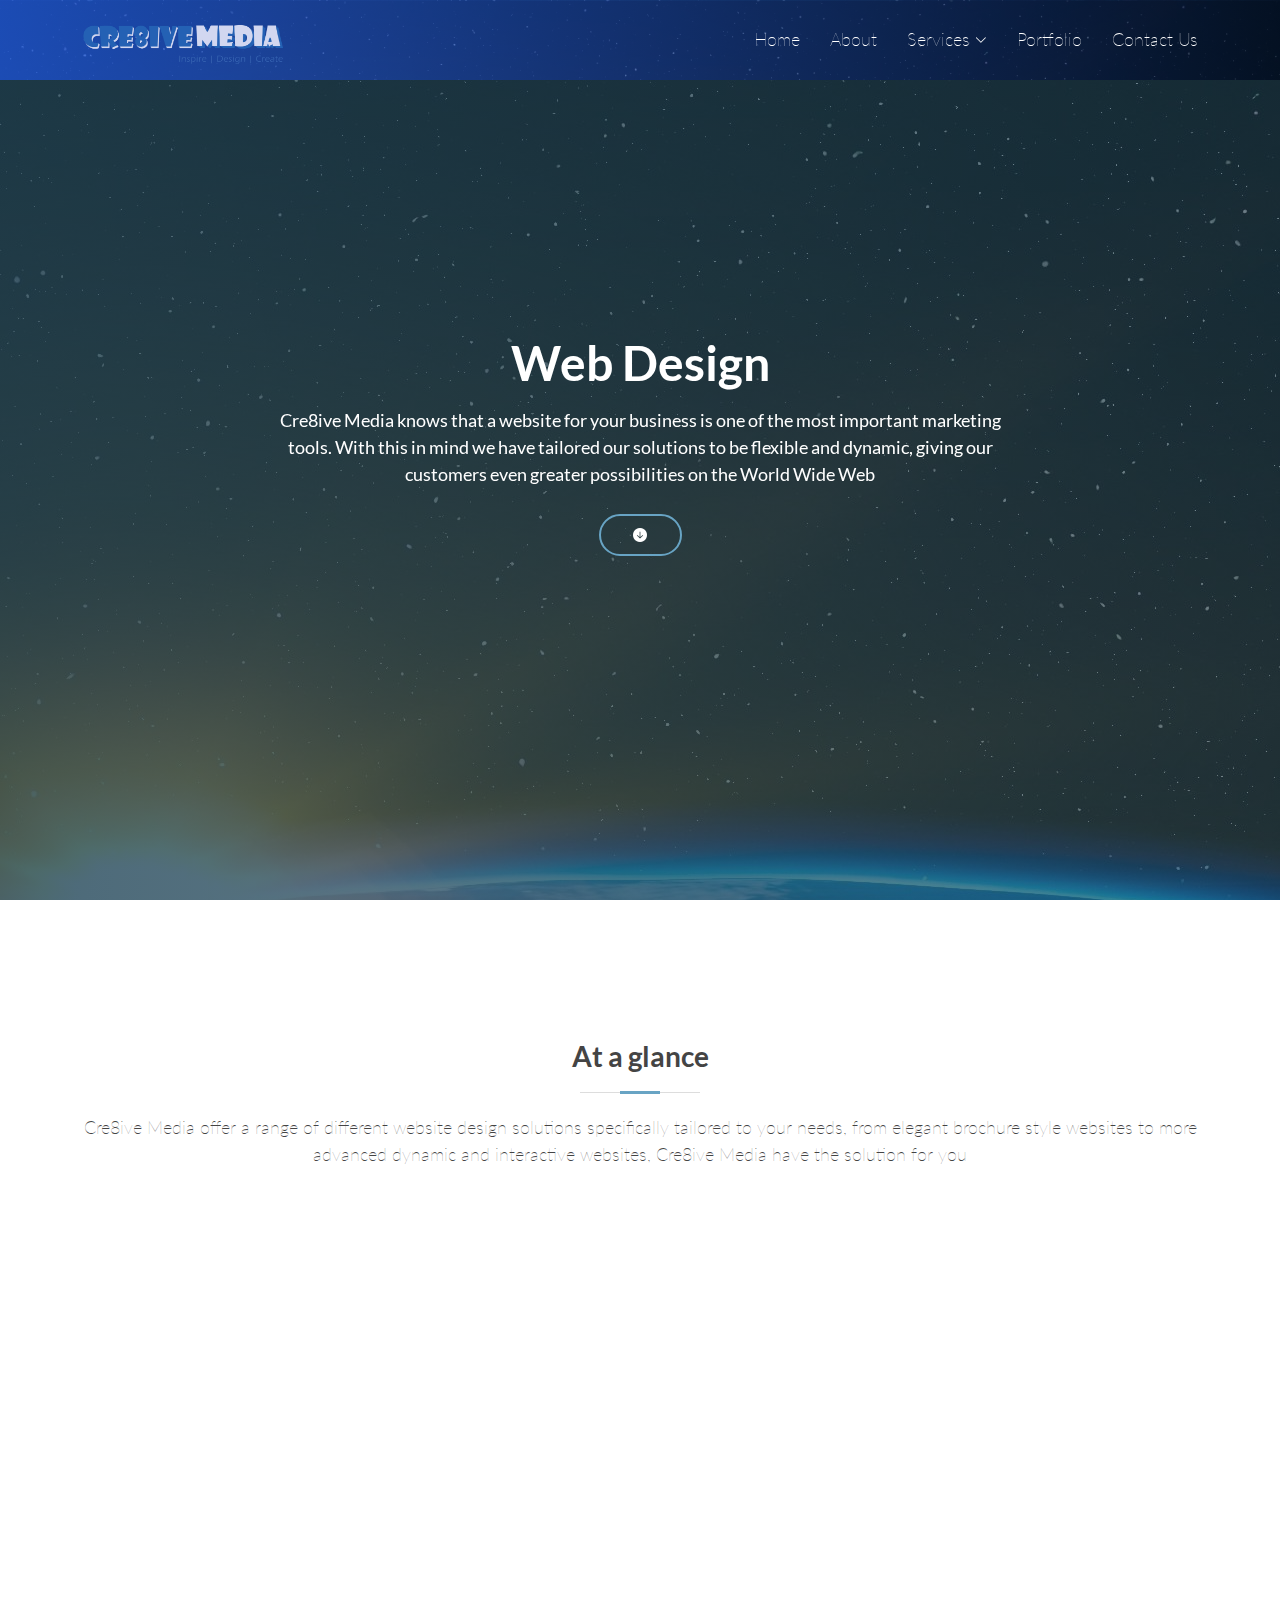
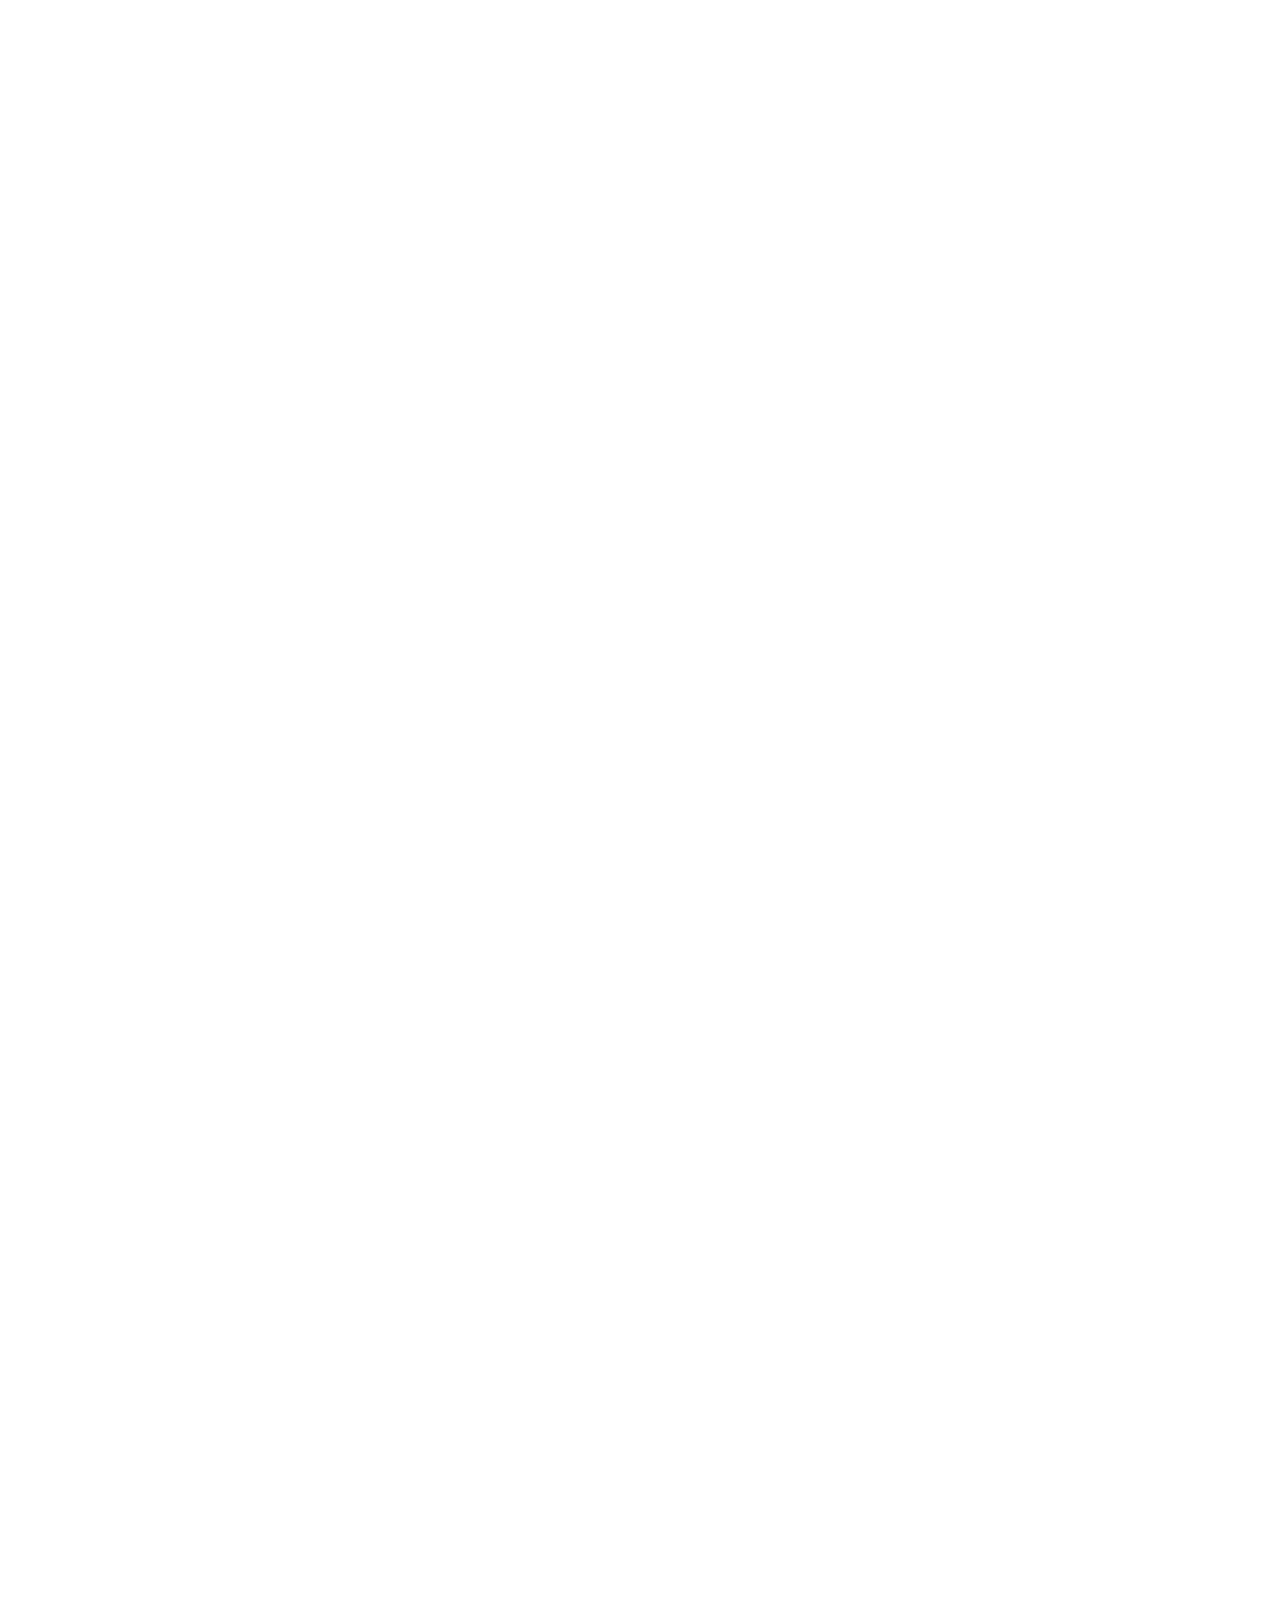
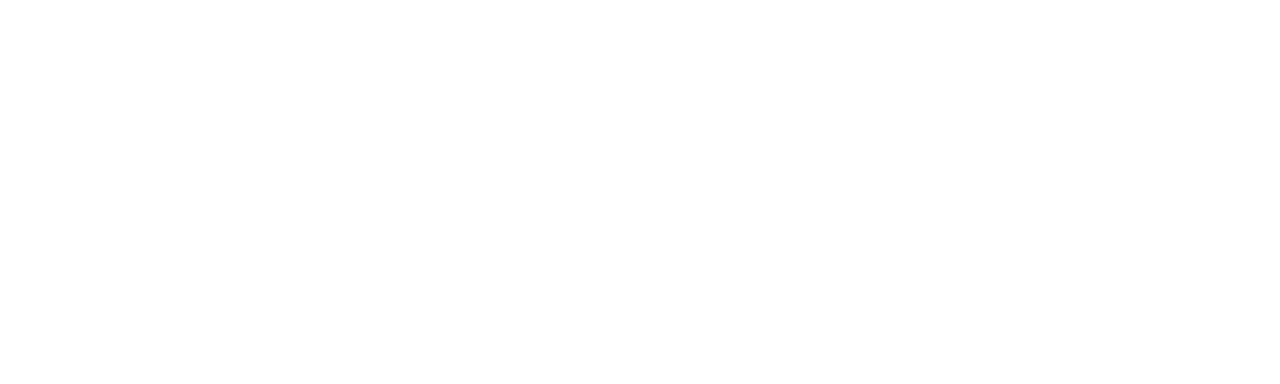
<file: web-design.html>
<!DOCTYPE html>
<html lang="en">

<head>
  <meta charset="utf-8">
  <meta content="width=device-width, initial-scale=1.0" name="viewport">

  <title>Cre8ive Media - Web Design</title>
  <meta content="" name="description">
  <meta content="" name="keywords">

  <!-- Favicons -->
  <link href="assets/img/favicon.ico" rel="icon">
  <link href="assets/img/apple-touch-icon.png" rel="apple-touch-icon">

  <!-- Google Fonts -->
  <link href="https://fonts.googleapis.com/css?family=Open+Sans:300,300i,400,400i,600,600i,700,700i|Roboto:300,300i,400,400i,500,500i,700,700i&display=swap" rel="stylesheet">
  <link rel="preconnect" href="https://fonts.googleapis.com">
  <link rel="preconnect" href="https://fonts.gstatic.com" crossorigin>
  <link href="https://fonts.googleapis.com/css2?family=Lato:wght@300;700&display=swap" rel="stylesheet">


  <!-- Vendor CSS Files -->
  <link href="assets/vendor/animate.css/animate.min.css" rel="stylesheet">
  <link href="assets/vendor/aos/aos.css" rel="stylesheet">
  <link href="assets/vendor/bootstrap/css/bootstrap.min.css" rel="stylesheet">
  <link href="assets/vendor/bootstrap-icons/bootstrap-icons.css" rel="stylesheet">
  <link href="assets/vendor/boxicons/css/boxicons.min.css" rel="stylesheet">
  <link href="assets/vendor/glightbox/css/glightbox.min.css" rel="stylesheet">
  <link href="assets/vendor/swiper/swiper-bundle.min.css" rel="stylesheet">

  <!-- Template Main CSS File -->
  <link href="assets/css/style.css" rel="stylesheet">

  <!-- =======================================================
  * Template Name: Moderna - v4.11.0
  * Template URL: https://bootstrapmade.com/free-bootstrap-template-corporate-moderna/
  * Author: BootstrapMade.com
  * License: https://bootstrapmade.com/license/
  ======================================================== -->
</head>

<body>

    <!-- ======= Header ======= -->
    <header id="header" class="fixed-top d-flex align-items-center ">
      <div class="container d-flex justify-content-between align-items-center">
  
        <div class="logo">
          <h1 class="text-light"><a href="index.html"><span></span></a></h1>
          <!-- Uncomment below if you prefer to use an image logo -->
          <a href="index.html"><img src="assets/img/web_logo.png" alt="" class="img-fluid"></a>
        </div>
  
        <nav id="navbar" class="navbar">
          <ul>
            <li><a href="index.html">Home</a></li>
            <li><a href="about.html">About</a></li>
            <li class="active dropdown"><a href="services.html"><span>Services</span> <i class="bi bi-chevron-down"></i></a>
              <ul>
               <li><a href="web-design.html">Web Design</a></li>
               
               <li><a href="web-dev.html">Web Development</a></li>
               <li><a href="web-hosting.html">Web & Email Hosting</a></li>
               <!-- <li><a href="#">Maintenance</a></li> -->
                <li class="dropdown"><a href="maintenance.html"><span>Maintenance</span> <i class="bi bi-chevron-right"></i></a>
                 <ul>
                  <li><a href="maintenance.html#web-site-maintenance">Web site maintenance</a></li> 
                <li><a href="maintenance.html#social-media-management">Socail media management</a></li>
                 <li><a href="maintenance.html#seo-solutions">SEO</a></li>
                 <li><a href="maintenance.html#ppc">PPC advertising</a></li>
                   <!-- <li><a href="#">Deep Drop Down 4</a></li>
                   <li><a href="#">Deep Drop Down 5</a></li> -->
                 </ul>
               </li>
               
               
               <!-- <li><a href="#">Social Media Management</a></li> -->
               <!-- <li><a href="#">Graphic Design</a></li> -->
               <li><a href="Video-editing.html">Video Editing</a></li>
              </ul>
  
            <!-- <li><a href="services.html">Services</a></li> -->
            <li><a href="portfolio.html">Portfolio</a></li>
            <!-- <li><a href="team.html">Team</a></li> -->
            <!-- <li><a href="blog.html">Blog</a></li> -->
            
              
            </li>
            <li><a href="contact.html">Contact Us</a></li>
          </ul>
          <i class="bi bi-list mobile-nav-toggle"></i>
        </nav><!-- .navbar -->
      </div>
    </header><!-- End Header -->

  <!-- ======= Hero No Slider Section ======= -->
  <section id="hero-no-slider" class="d-flex justify-cntent-center align-items-center">
    <div class="container position-relative" data-aos="fade-up" data-aos-delay="100">
      <div class="row justify-content-center">
        <div class="col-xl-8">
          <h2>Web Design</h2>
          <p>Cre8ive Media knows that a website for your business is one of the most important marketing tools. With this in mind we have tailored our solutions to be flexible and dynamic, giving our customers even greater possibilities on the World Wide Web</p>
          <!-- <a href="" class="icon "> <i class="bi bi-arrow-down-circle-fill"></i></a> -->
          <a href="" class="btn-get-started animate__animated animate__fadeInUp bi bi-arrow-down-circle-fill "></a>
        </div>
      </div>
    </div>
  </section><!-- End Hero No Slider Sectio -->

  <main id="main">



        <!-- ======= Features Section ======= -->
        <section class="features">
          <div class="container">
    
            <div class="section-title">
              <h2>At a glance</h2>
              <p>Cre8ive Media offer a range of different website design solutions specifically tailored to your needs, from elegant brochure style websites to more advanced dynamic and interactive websites, Cre8ive Media have the solution for you</p>
            </div>
    
            <div class="row" data-aos="fade-up">
              <div class="col-md-5">
                <img src="assets/img/web-design1.png" class="img-fluid" alt="">
              </div>
              <div class="col-md-7 pt-4">
                <h3>Fully <strong>responsive</strong> web design solutions.</h3>
                <p class="">
                  All our wesites are fully responsive as stardard making them look amazing on any device.
                </p>
                <p class="">
                  It's important to ensure that your business looks good on multiple devices such as mobile phones, tablets and desktop computers, that's why we take extra care in the design of a website. 
                </p>
               
              </div>
            </div>
    
            <div class="row" data-aos="fade-up">
              <div class="col-md-5 order-1 order-md-2">
                <img src="assets/img/web-design2.png" class="img-fluid" alt="">
              </div>
              <div class="col-md-7 pt-5 order-2 order-md-1">
                <h3>Making <strong>web design</strong> simple</h3>
                <p class="webtype">
                  Cre8ive Media’s website design solutions are built from the ground up ensuring your website looks stunning and unique. If a website requires a little more functionality our <strong>web development</strong> solutions have it covered.
                </p>
                <p>
                  We make the whole process as painless as possible by clearly communicating with our customers each step of the way. 
                </p>
              </div>
            </div>
    
            <div class="row webtype" data-aos="fade-up">
              <div class="col-md-5">
                <img src="assets/img/web-design3.png" class="img-fluid" alt="">
              </div>
              <div class="col-md-7 pt-5">
                <h3>What type of <strong>website</strong> do you require?</h3>
                <p>There are a number of different styles of website depending on your business and the purpose of the website, we can help you choose a style that suits you! </p>
                <ul>
                  <li><i class="bi bi-chevron-right"></i>Single page business card website</li>
                    <p>Ideal for displaying brief information regarding business activities and contact information. A simple solution for getting your business online fast!</p>
                  <li><i class="bi bi-chevron-right"></i>Multi-page website</li>
                    <p>If you wish to include more detailed information regarding your products and services a multi-paged website may be a more desirable solution by segregating the different aspects of the business into separate pages and utilising a navigation menu. Also the more content on a website the better it will preform. </p>
                  <li><i class="bi bi-chevron-right"></i>Landing page</li>
                    <p class="">A landing page serves as a specific page used to promote a product or service. for example a product launch or a link from a social media promotion to allow visitors to register.    </p>
                </ul>
              </div>
            </div>
    
            <!-- <div class="row" data-aos="fade-up">
              <div class="col-md-5 order-1 order-md-2">
                <img src="assets/img/features-4.svg" class="img-fluid" alt="">
              </div>
              <div class="col-md-7 pt-5 order-2 order-md-1">
                <h3>Quas et necessitatibus eaque impedit ipsum animi consequatur incidunt in</h3>
                <p class="fst-italic">
                  Lorem ipsum dolor sit amet, consectetur adipiscing elit, sed do eiusmod tempor incididunt ut labore et dolore
                  magna aliqua.
                </p>
                <p>
                  Ullamco laboris nisi ut aliquip ex ea commodo consequat. Duis aute irure dolor in reprehenderit in voluptate
                  velit esse cillum dolore eu fugiat nulla pariatur. Excepteur sint occaecat cupidatat non proident, sunt in
                  culpa qui officia deserunt mollit anim id est laborum
                </p>
              </div>
            </div> -->
    
          </div>
        </section><!-- End Features Section -->



    <!-- ======= Services Section ======= -->


    <!-- ======= Why Us Section ======= -->
    <!-- <section class="why-us section-bg" data-aos="fade-up" date-aos-delay="200">
      <div class="container">

        <div class="row">
          <div class="col-lg-6 video-box">
            <img src="assets/img/why-us.jpg" class="img-fluid" alt="">
            <a href="https://www.youtube.com/watch?v=jDDaplaOz7Q" class="venobox play-btn mb-4" data-vbtype="video" data-autoplay="true"></a>
          </div>

          <div class="col-lg-6 d-flex flex-column justify-content-center p-5">

            <div class="icon-box">
              <div class="icon"><i class="bx bx-fingerprint"></i></div>
              <h4 class="title"><a href="">Lorem Ipsum</a></h4>
              <p class="description">Voluptatum deleniti atque corrupti quos dolores et quas molestias excepturi sint occaecati cupiditate non provident</p>
            </div>

            <div class="icon-box">
              <div class="icon"><i class="bx bx-gift"></i></div>
              <h4 class="title"><a href="">Nemo Enim</a></h4>
              <p class="description">At vero eos et accusamus et iusto odio dignissimos ducimus qui blanditiis praesentium voluptatum deleniti atque</p>
            </div>

          </div>
        </div>

      </div>
    </section>--> <!-- End Why Us Section -->



  </main><!-- End #main -->

<!-- ======= Footer ======= -->
<footer id="footer" data-aos="fade-up" data-aos-easing="ease-in-out" data-aos-duration="500">

  <div class="footer-newsletter contact-us">
    <div class="container">
      <div class="row">
        <div class="col-lg-12">
          <h4>Want to know more?</h4>
          <p>Why not get in touch and see how Cre8ive Media can help you</p>
          <a href="contact.html" class="btn-get-started animate__animated animate__fadeInUp">Contact Us</a>
        </div>
        <!-- <div class="col-lg-6">
          
           <form action="" method="post">
             <input type="email" name="email"> <input type="submit" value="Subscribe">
          </form> 
        </div>-->
      </div>
    </div>
  </div>

  <div class="footer-top">
    <div class="container">
      <div class="row">

        <div class="col-lg-3 col-md-6 footer-links">
          <h4>Useful Links</h4>
          <ul>
            <li><i class="bx bx-chevron-right"></i> <a href="#">Home</a></li>
            <li><i class="bx bx-chevron-right"></i> <a href="#">About us</a></li>
            <li><i class="bx bx-chevron-right"></i> <a href="#">Services</a></li>
            <li><i class="bx bx-chevron-right"></i> <a href="#">Terms of service</a></li>
            <li><i class="bx bx-chevron-right"></i> <a href="#">Privacy policy</a></li>
          </ul>
        </div>

        <div class="col-lg-3 col-md-6 footer-links">
          <h4>Our Services</h4>
          <ul>
            <li><i class="bx bx-chevron-right"></i> <a href="#">Web Design</a></li>
            <li><i class="bx bx-chevron-right"></i> <a href="#">Web Development</a></li>
            <li><i class="bx bx-chevron-right"></i> <a href="#">Web Hosting</a></li>
            <li><i class="bx bx-chevron-right"></i> <a href="#">Graphic Design</a></li>
            <li><i class="bx bx-chevron-right"></i> <a href="#">Video Editing</a></li>
          </ul>
        </div>

        <div class="col-lg-3 col-md-6 footer-contact">
          <h4>Contact Us</h4>
          <p>
            
            <strong>Phone:</strong> 01656 123456<br>
            <strong>Phone:</strong> 07123 456789<br>
            <strong>Email:</strong> Hello@cre8ive-media.uk<br>
          </p>

        </div>

        <div class="col-lg-3 col-md-6 footer-info">
          <h4>The Socials</h4>
          <p>Join us on the following social platforms </p>
          <div class="social-links mt-3">
            <a href="#" class="twitter"><i class="bx bxl-twitter"></i></a>
            <a href="#" class="facebook"><i class="bx bxl-facebook"></i></a>
            <a href="#" class="instagram"><i class="bx bxl-instagram"></i></a>
            <a href="#" class="linkedin"><i class="bx bxl-youtube"></i></a>
          </div>
        </div>

      </div>
    </div>
  </div>

  <div class="container">
    <div class="copyright">
      &copy; Copyright <strong><span>Cre8ive Media UK</span></strong>. All Rights Reserved
    </div>
  </div>
</footer><!-- End Footer -->

  <a href="#" class="back-to-top d-flex align-items-center justify-content-center"><i class="bi bi-arrow-up-short"></i></a>

  <!-- Vendor JS Files -->
  <script src="assets/vendor/purecounter/purecounter_vanilla.js"></script>
  <script src="assets/vendor/aos/aos.js"></script>
  <script src="assets/vendor/bootstrap/js/bootstrap.bundle.min.js"></script>
  <script src="assets/vendor/glightbox/js/glightbox.min.js"></script>
  <script src="assets/vendor/isotope-layout/isotope.pkgd.min.js"></script>
  <script src="assets/vendor/swiper/swiper-bundle.min.js"></script>
  <script src="assets/vendor/waypoints/noframework.waypoints.js"></script>
  <script src="assets/vendor/php-email-form/validate.js"></script>

  <!-- Template Main JS File -->
  <script src="assets/js/main.js"></script>

</body>

</html>
</file>
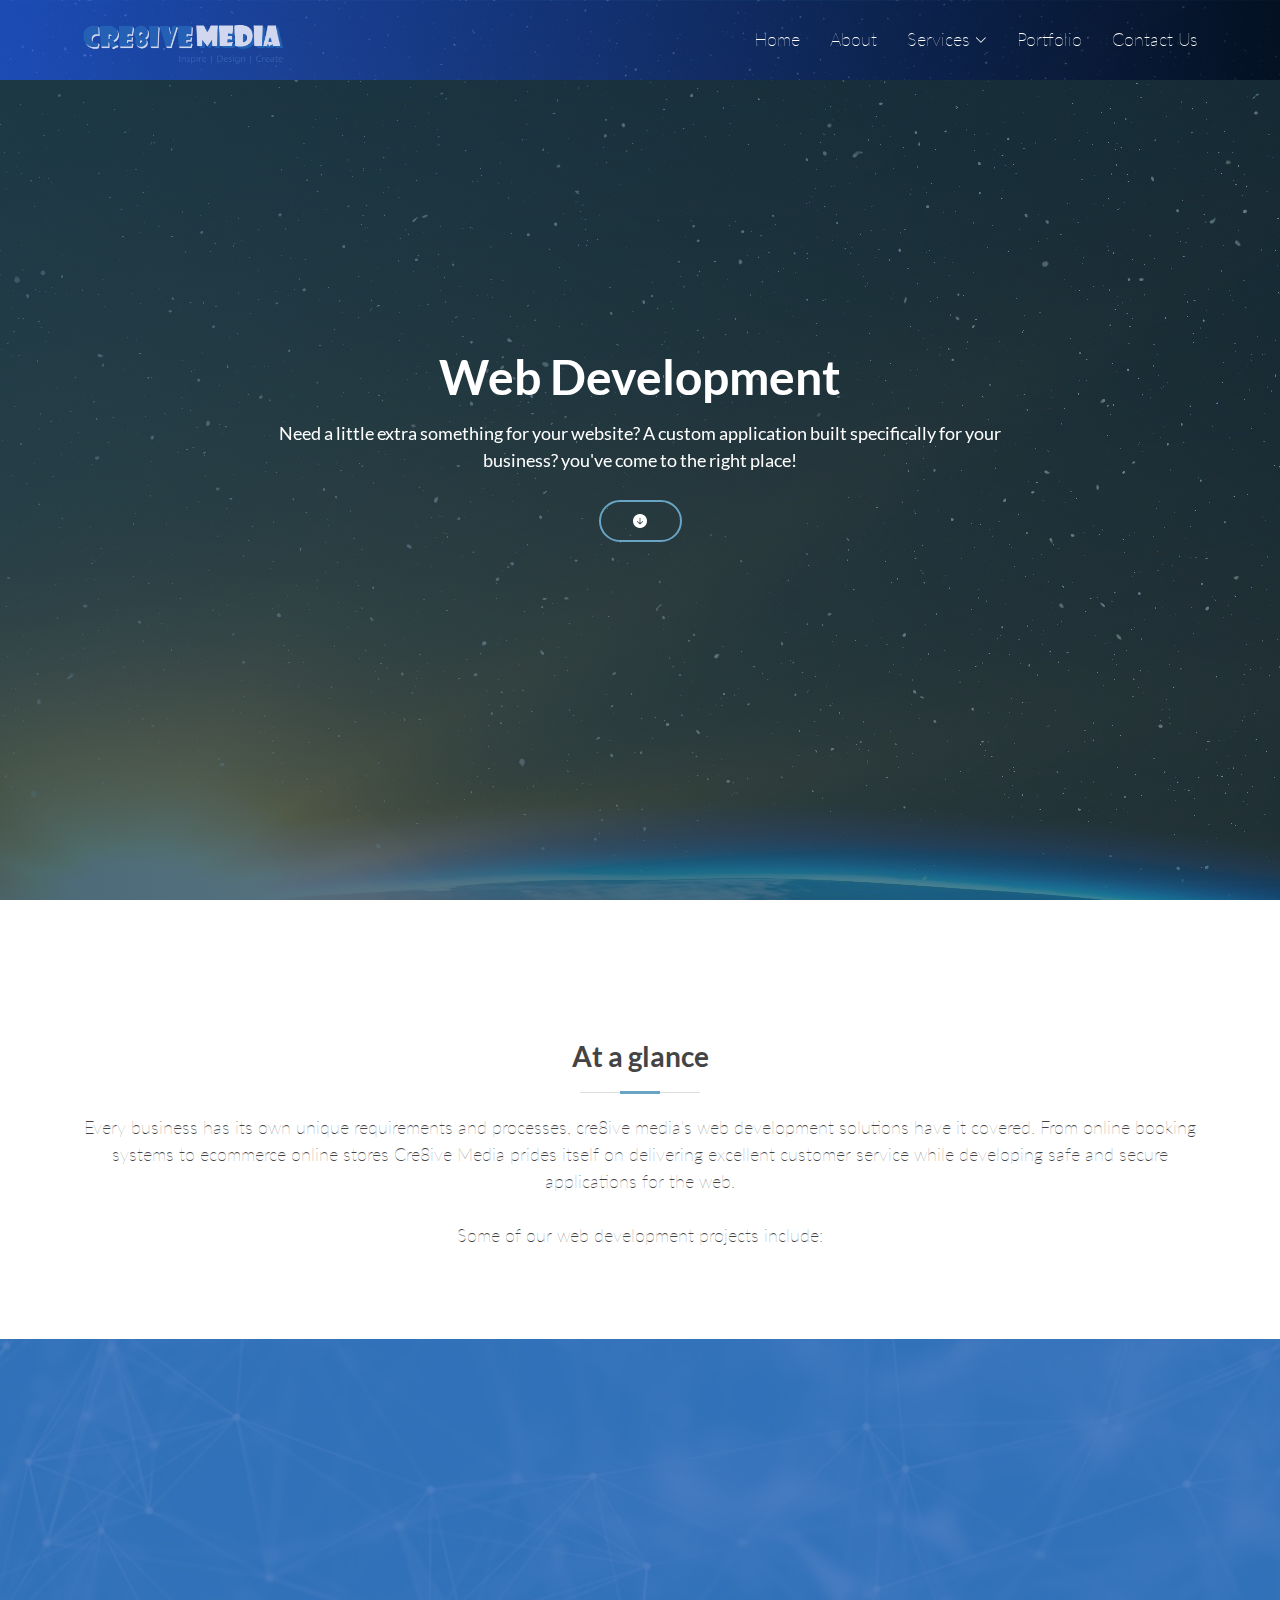
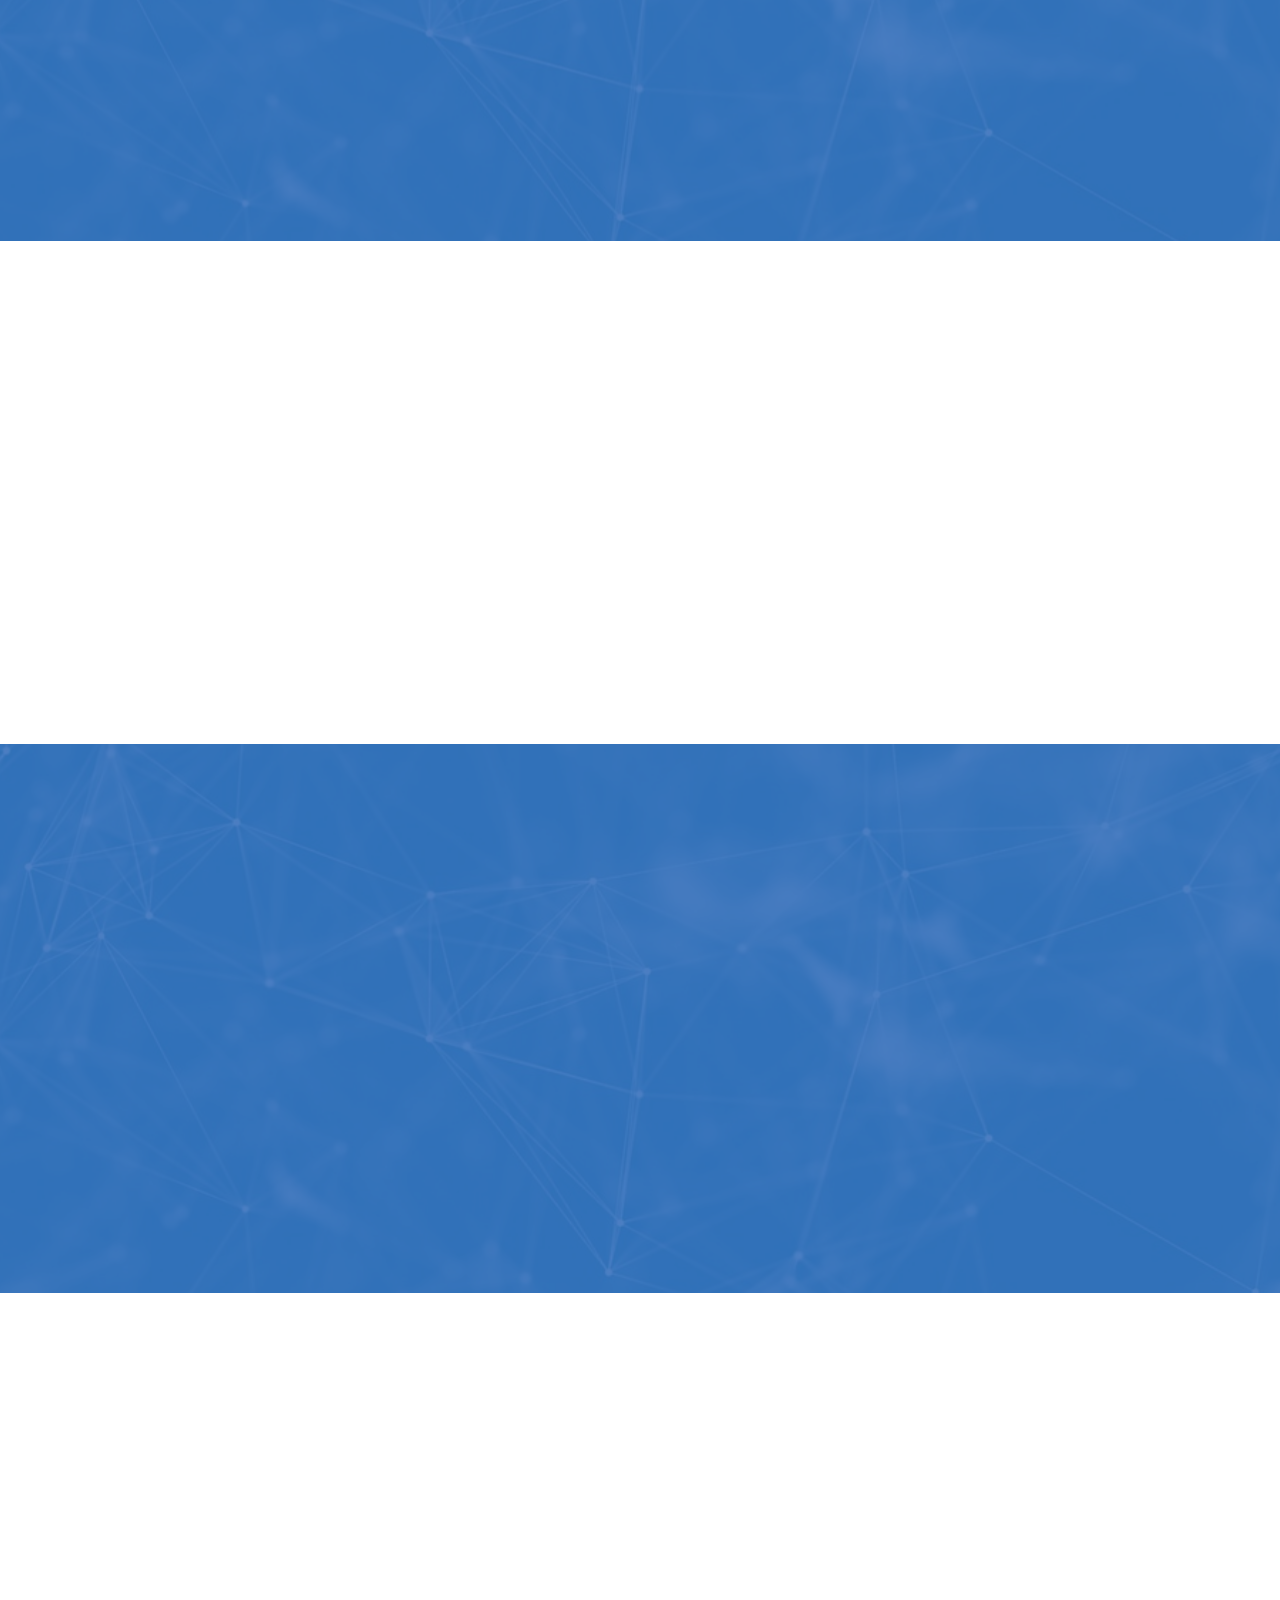
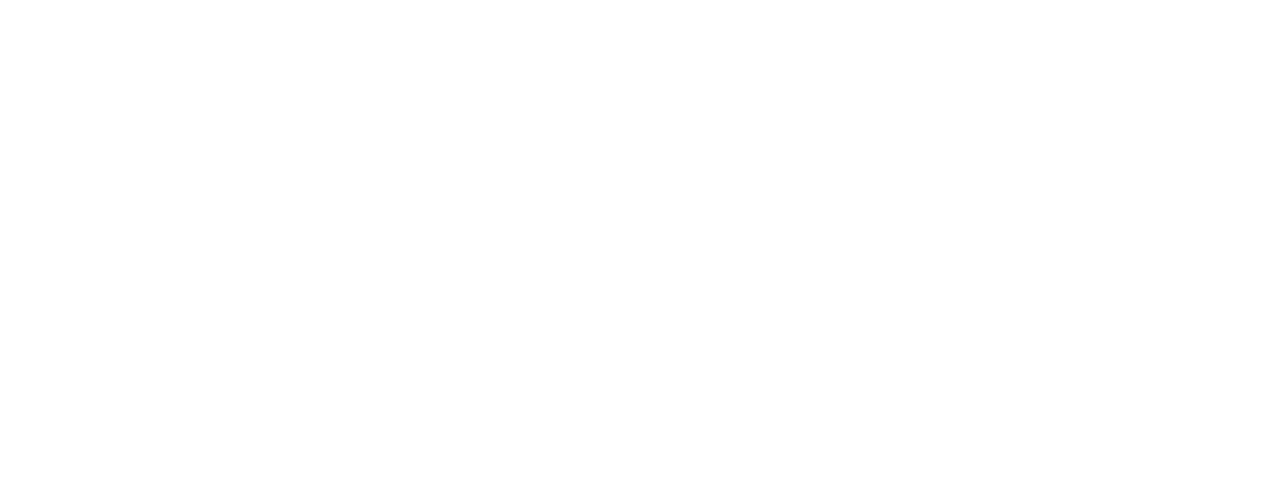
<file: web-dev.html>
<!DOCTYPE html>
<html lang="en">

<head>
  <meta charset="utf-8">
  <meta content="width=device-width, initial-scale=1.0" name="viewport">

  <title>Cre8ive Media - Web Development</title>
  <meta content="" name="description">
  <meta content="" name="keywords">

  <!-- Favicons -->
  <link href="assets/img/favicon.ico" rel="icon">
  <link href="assets/img/apple-touch-icon.png" rel="apple-touch-icon">

  <!-- Google Fonts -->
  <link href="https://fonts.googleapis.com/css?family=Open+Sans:300,300i,400,400i,600,600i,700,700i|Roboto:300,300i,400,400i,500,500i,700,700i&display=swap" rel="stylesheet">
  <link rel="preconnect" href="https://fonts.googleapis.com">
  <link rel="preconnect" href="https://fonts.gstatic.com" crossorigin>
  <link href="https://fonts.googleapis.com/css2?family=Lato:wght@300;700&display=swap" rel="stylesheet">


  <!-- Vendor CSS Files -->
  <link href="assets/vendor/animate.css/animate.min.css" rel="stylesheet">
  <link href="assets/vendor/aos/aos.css" rel="stylesheet">
  <link href="assets/vendor/bootstrap/css/bootstrap.min.css" rel="stylesheet">
  <link href="assets/vendor/bootstrap-icons/bootstrap-icons.css" rel="stylesheet">
  <link href="assets/vendor/boxicons/css/boxicons.min.css" rel="stylesheet">
  <link href="assets/vendor/glightbox/css/glightbox.min.css" rel="stylesheet">
  <link href="assets/vendor/swiper/swiper-bundle.min.css" rel="stylesheet">

  <!-- Template Main CSS File -->
  <link href="assets/css/style.css" rel="stylesheet">

  <!-- =======================================================
  * Template Name: Moderna - v4.11.0
  * Template URL: https://bootstrapmade.com/free-bootstrap-template-corporate-moderna/
  * Author: BootstrapMade.com
  * License: https://bootstrapmade.com/license/
  ======================================================== -->
</head>

<body>

    <!-- ======= Header ======= -->
    <header id="header" class="fixed-top d-flex align-items-center ">
      <div class="container d-flex justify-content-between align-items-center">
  
        <div class="logo">
          <h1 class="text-light"><a href="index.html"><span></span></a></h1>
          <!-- Uncomment below if you prefer to use an image logo -->
          <a href="index.html"><img src="assets/img/web_logo.png" alt="" class="img-fluid"></a>
        </div>
  
        <nav id="navbar" class="navbar">
          <ul>
            <li><a href="index.html">Home</a></li>
            <li><a href="about.html">About</a></li>
            <li class="active dropdown"><a href="services.html"><span>Services</span> <i class="bi bi-chevron-down"></i></a>
              <ul>
               <li><a href="web-design.html">Web Design</a></li>
               
               <li><a href="web-dev.html">Web Development</a></li>
               <li><a href="web-hosting.html">Web & Email Hosting</a></li>
               <!-- <li><a href="#">Maintenance</a></li> -->
                <li class="dropdown"><a href="maintenance.html"><span>Maintenance</span> <i class="bi bi-chevron-right"></i></a>
                 <ul>
                  <li><a href="maintenance.html#web-site-maintenance">Web site maintenance</a></li> 
                <li><a href="maintenance.html#social-media-management">Socail media management</a></li>
                 <li><a href="maintenance.html#seo-solutions">SEO</a></li>
                 <li><a href="maintenance.html#ppc">PPC advertising</a></li>
                   <!-- <li><a href="#">Deep Drop Down 4</a></li>
                   <li><a href="#">Deep Drop Down 5</a></li> -->
                 </ul>
               </li>
               
               
               <!-- <li><a href="#">Social Media Management</a></li> -->
               <!-- <li><a href="#">Graphic Design</a></li> -->
               <li><a href="Video-editing.html">Video Editing</a></li>
              </ul>
  
            <!-- <li><a href="services.html">Services</a></li> -->
            <li><a href="portfolio.html">Portfolio</a></li>
            <!-- <li><a href="team.html">Team</a></li> -->
            <!-- <li><a href="blog.html">Blog</a></li> -->
            
              
            </li>
            <li><a href="contact.html">Contact Us</a></li>
          </ul>
          <i class="bi bi-list mobile-nav-toggle"></i>
        </nav><!-- .navbar -->
      </div>
    </header><!-- End Header -->

  <!-- ======= Hero No Slider Section ======= -->
  <section id="hero-no-slider" class="d-flex justify-cntent-center align-items-center">
    <div class="container position-relative" data-aos="fade-up" data-aos-delay="100">
      <div class="row justify-content-center">
        <div class="col-xl-8">
          <h2>Web Development</h2>
          <p>Need a little extra something for your website? A custom application built specifically for your business? you've come to the right place!</p>
          <!-- <a href="" class="icon "> <i class="bi bi-arrow-down-circle-fill"></i></a> -->
          <a href="" class="btn-get-started animate__animated animate__fadeInUp bi bi-arrow-down-circle-fill "></a>
        </div>
      </div>
    </div>
  </section><!-- End Hero No Slider Sectio -->

  <main id="main">



        <!-- ======= Features Section ======= -->
        <section class="features">
          <div class="container">
    
            <div class="section-title">
              <h2>At a glance</h2>
              <p>Every business has its own unique requirements and processes, cre8ive media's web development solutions have it covered. 

                From online booking systems to ecommerce online stores Cre8ive Media prides itself on delivering excellent customer service while developing safe and secure applications for the web. </p>
                <p><br></p>
                <p>Some of our web development projects include:</p>
              </div>
        </section>    
        
        
        <section class="web-dev-1">
          <div class="container">
    
            <div class="row" data-aos="fade-up">
              <div class="col-md-5 order-1 order-md-2">
                <img src="assets/img/web-dev5.png" class="img-fluid" alt="">
              </div>
              <div class="col-md-7 pt-5 order-2 order-md-1">
                <h3><strong>Online quote</strong> & estimate system </h3>
                <p class="webtype">
                  Want to enable your visitors to obtain instant quotations for your services? Provide an interactive online quote service which is easy for your visitors to use while capturing vital information regarding the requirements of the visitor.
                </p>
                <p>
                  This system can either simply email the information to the visitor or email the visitor and store information into a database. 
                </p>
                <p>If a database is used, an admin portal then enables you to view all the information submitted by the visitor which can then be used for follow up communication. This system can even be advanced to include some CRM (customer relationship management) features if required.   
                </p>
              </div>
            </div>
          </div>
        </section>


        <section class="features">
          <div class="container">

            <div class="row" data-aos="fade-up">
             <div class="col-md-5">
                <img src="assets/img/web-dev4.png" class="img-fluid" alt="">
              </div>
            <div class="col-md-7 pt-5">
             <h3>User <strong>subscription & registration</strong></h3>
             <p>Want to allow customers and new visitors to your website the ability to register and create an online account? </p> 
             <p>the ability of allowing users to register an account on your website can be extremely valuable when keeping users up to date with information or allowing them to update and record information. A well designed system can automate many tasks ultimately saving time and money.  
            </p>
                            
          </div>
        </div>
        </div>
        </section>


    
            
    
            <!-- <div class="row" data-aos="fade-up">
              <div class="col-md-5 order-1 order-md-2">
                <img src="assets/img/features-4.svg" class="img-fluid" alt="">
              </div>
              <div class="col-md-7 pt-5 order-2 order-md-1">
                <h3>Quas et necessitatibus eaque impedit ipsum animi consequatur incidunt in</h3>
                <p class="fst-italic">
                  Lorem ipsum dolor sit amet, consectetur adipiscing elit, sed do eiusmod tempor incididunt ut labore et dolore
                  magna aliqua.
                </p>
                <p>
                  Ullamco laboris nisi ut aliquip ex ea commodo consequat. Duis aute irure dolor in reprehenderit in voluptate
                  velit esse cillum dolore eu fugiat nulla pariatur. Excepteur sint occaecat cupidatat non proident, sunt in
                  culpa qui officia deserunt mollit anim id est laborum
                </p>
              </div>
            </div> -->
    
          </div>
        </section><!-- End Features Section -->

    

    <!-- ======= Web Dev Section ======= -->
    <section class="web-dev-1">

      <div class="container">

      <div class="row web-dev-type" data-aos="fade-up">
        <div class="col-md-5 order-1 order-md-2">
          <img src="assets/img/web-dev6.png" class="img-fluid" alt="">
        </div>
        <div class="col-md-7 pt-5">
          <h3><strong>E-commerce</strong> web site solutions.</h3>
          <p>Kick Start your online business with our e-commerce solutions.
            Cre8ive Media’s  e-commerce solutions are powerful and robust, giving you overall control of your online store. </p>
          <p>We off a range of services to help you set up your online business, from set up and hosting to a complete managed online store</p>
          <ul>
            <li><i class="bi bi-chevron-right"></i>Low overheads</li>
            <li><i class="bi bi-chevron-right"></i>Safe & secure online transactions</li>
            <li><i class="bi bi-chevron-right"></i>Easily automate the process of handling purchases</li>
            <li><i class="bi bi-chevron-right"></i>Capture vital information on products and services </li>
          </ul>
        </div>
      </div>


      </div>

    </section>
    <!-- ======= Why Us Section ======= -->
    
    </section><!-- End Why Us Section -->



  </main><!-- End #main -->

<!-- ======= Footer ======= -->
<footer id="footer" data-aos="fade-up" data-aos-easing="ease-in-out" data-aos-duration="500">

  <div class="footer-newsletter contact-us">
    <div class="container">
      <div class="row">
        <div class="col-lg-12">
          <h4>Want to know more?</h4>
          <p>Why not get in touch and see how Cre8ive Media can help you</p>
          <a href="contact.html" class="btn-get-started animate__animated animate__fadeInUp">Contact Us</a>
        </div>
        <!-- <div class="col-lg-6">
          
           <form action="" method="post">
             <input type="email" name="email"> <input type="submit" value="Subscribe">
          </form> 
        </div>-->
      </div>
    </div>
  </div>

  <div class="footer-top">
    <div class="container">
      <div class="row">

        <div class="col-lg-3 col-md-6 footer-links">
          <h4>Useful Links</h4>
          <ul>
            <li><i class="bx bx-chevron-right"></i> <a href="#">Home</a></li>
            <li><i class="bx bx-chevron-right"></i> <a href="#">About us</a></li>
            <li><i class="bx bx-chevron-right"></i> <a href="#">Services</a></li>
            <li><i class="bx bx-chevron-right"></i> <a href="#">Terms of service</a></li>
            <li><i class="bx bx-chevron-right"></i> <a href="#">Privacy policy</a></li>
          </ul>
        </div>

        <div class="col-lg-3 col-md-6 footer-links">
          <h4>Our Services</h4>
          <ul>
            <li><i class="bx bx-chevron-right"></i> <a href="#">Web Design</a></li>
            <li><i class="bx bx-chevron-right"></i> <a href="#">Web Development</a></li>
            <li><i class="bx bx-chevron-right"></i> <a href="#">Web Hosting</a></li>
            <li><i class="bx bx-chevron-right"></i> <a href="#">Graphic Design</a></li>
            <li><i class="bx bx-chevron-right"></i> <a href="#">Video Editing</a></li>
          </ul>
        </div>

        <div class="col-lg-3 col-md-6 footer-contact">
          <h4>Contact Us</h4>
          <p>
            
            <strong>Phone:</strong> 01656 123456<br>
            <strong>Phone:</strong> 07123 456789<br>
            <strong>Email:</strong> Hello@cre8ive-media.uk<br>
          </p>

        </div>

        <div class="col-lg-3 col-md-6 footer-info">
          <h4>The Socials</h4>
          <p>Join us on the following social platforms </p>
          <div class="social-links mt-3">
            <a href="#" class="twitter"><i class="bx bxl-twitter"></i></a>
            <a href="#" class="facebook"><i class="bx bxl-facebook"></i></a>
            <a href="#" class="instagram"><i class="bx bxl-instagram"></i></a>
            <a href="#" class="linkedin"><i class="bx bxl-youtube"></i></a>
          </div>
        </div>

      </div>
    </div>
  </div>

  <div class="container">
    <div class="copyright">
      &copy; Copyright <strong><span>Cre8ive Media UK</span></strong>. All Rights Reserved
    </div>
  </div>
</footer><!-- End Footer -->

  <a href="#" class="back-to-top d-flex align-items-center justify-content-center"><i class="bi bi-arrow-up-short"></i></a>

  <!-- Vendor JS Files -->
  <script src="assets/vendor/purecounter/purecounter_vanilla.js"></script>
  <script src="assets/vendor/aos/aos.js"></script>
  <script src="assets/vendor/bootstrap/js/bootstrap.bundle.min.js"></script>
  <script src="assets/vendor/glightbox/js/glightbox.min.js"></script>
  <script src="assets/vendor/isotope-layout/isotope.pkgd.min.js"></script>
  <script src="assets/vendor/swiper/swiper-bundle.min.js"></script>
  <script src="assets/vendor/waypoints/noframework.waypoints.js"></script>
  <script src="assets/vendor/php-email-form/validate.js"></script>

  <!-- Template Main JS File -->
  <script src="assets/js/main.js"></script>

</body>

</html>
</file>
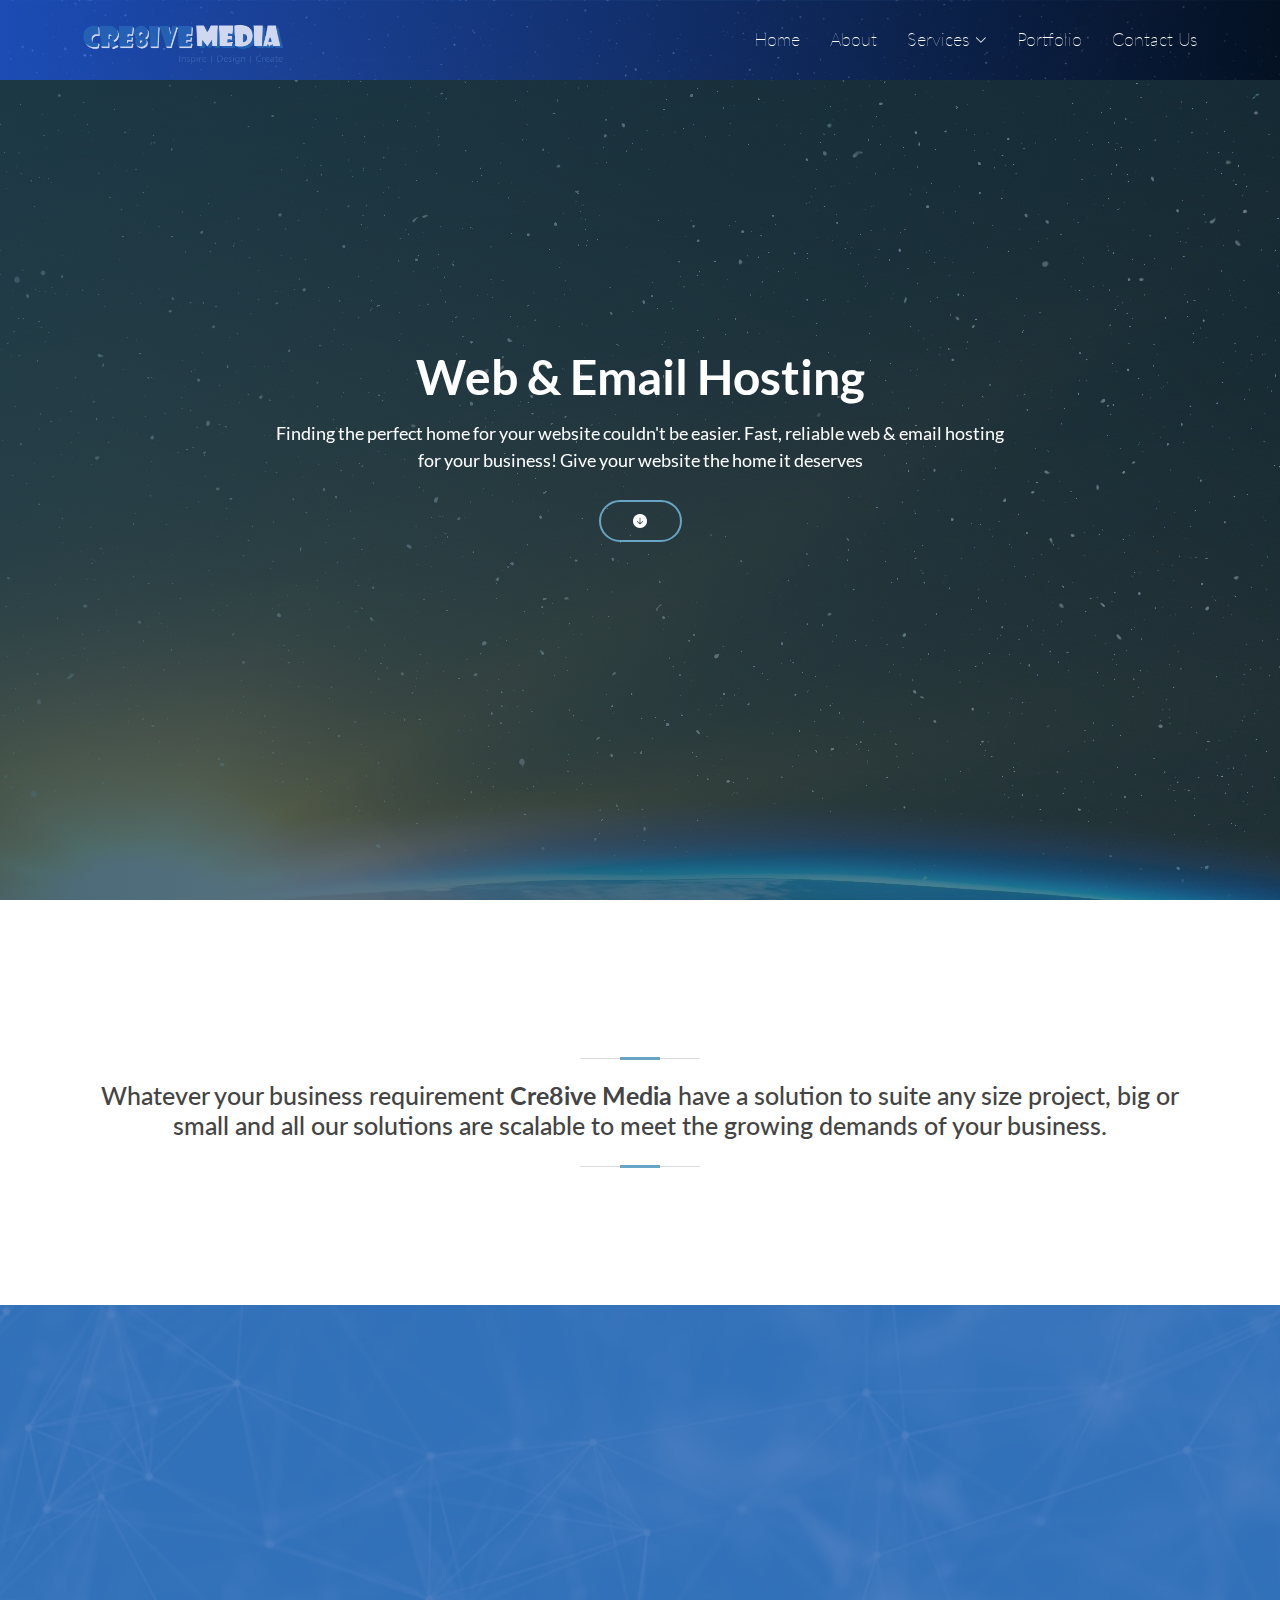
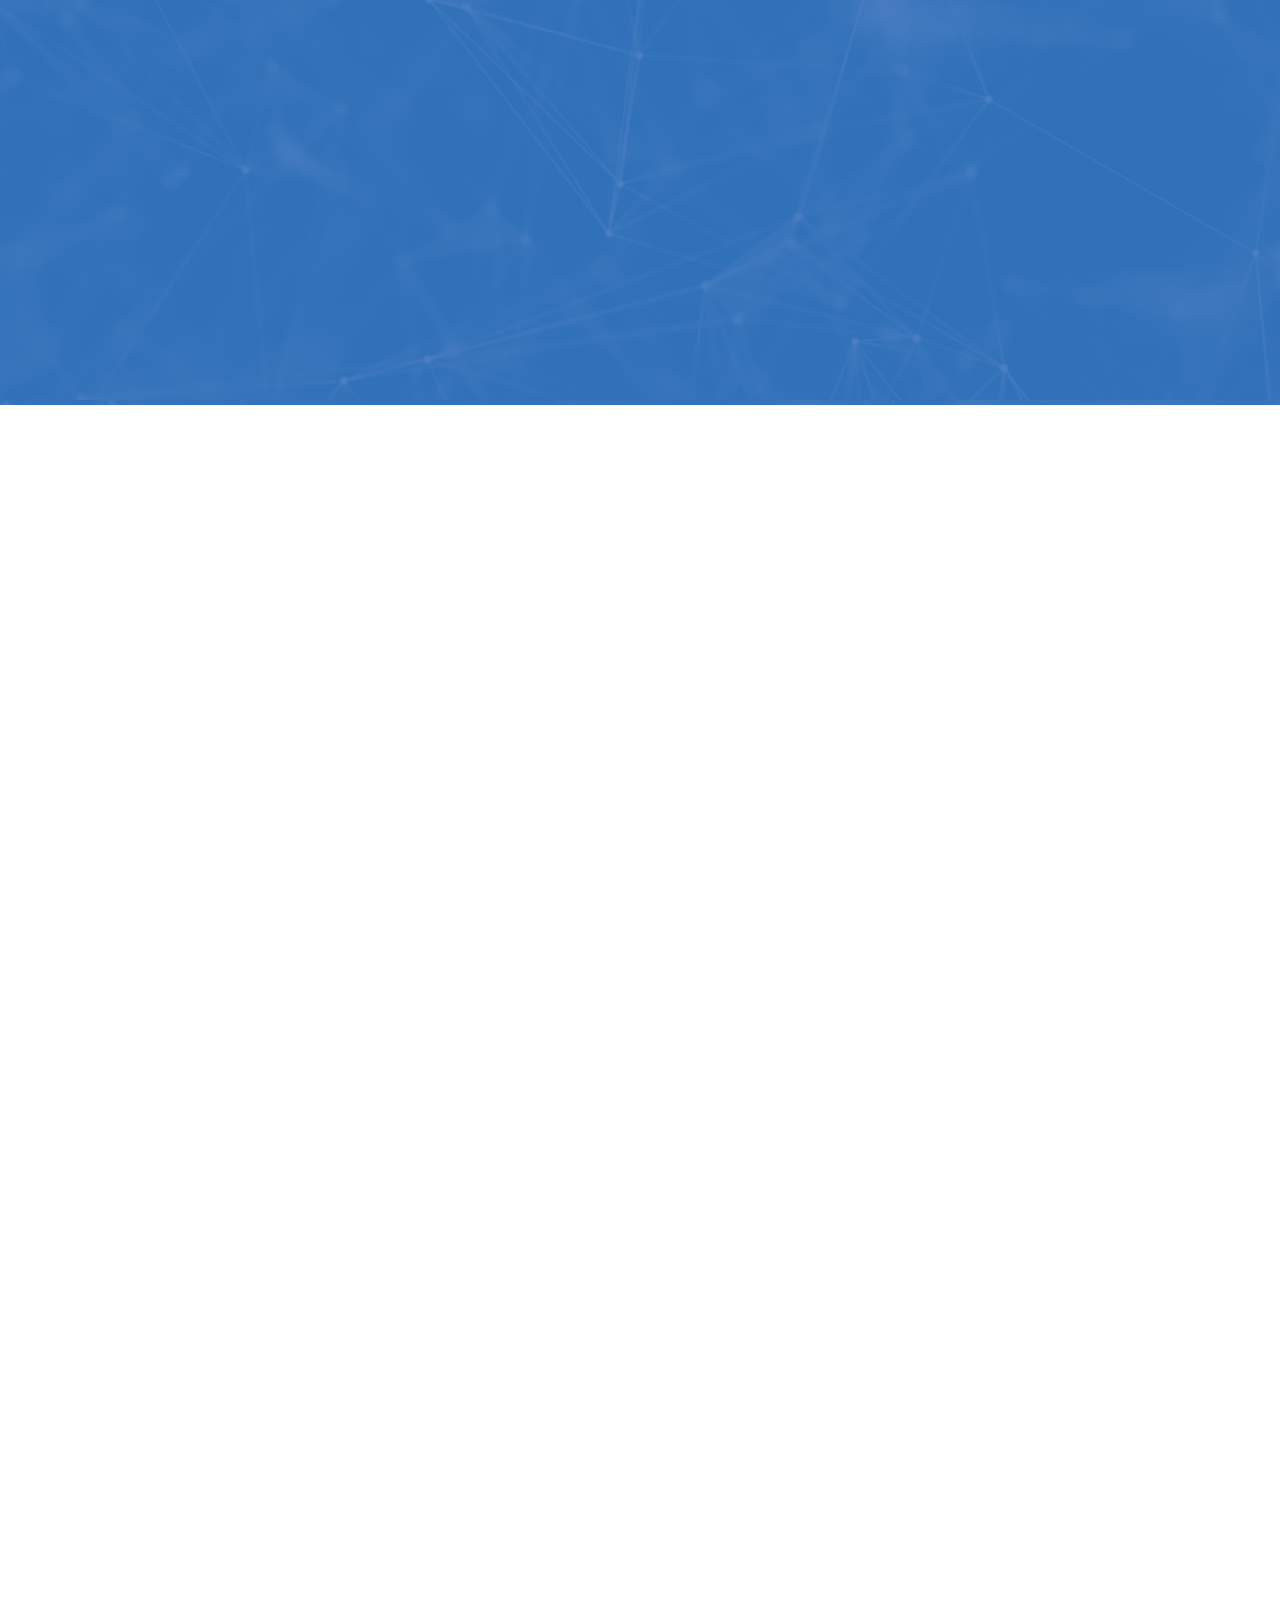
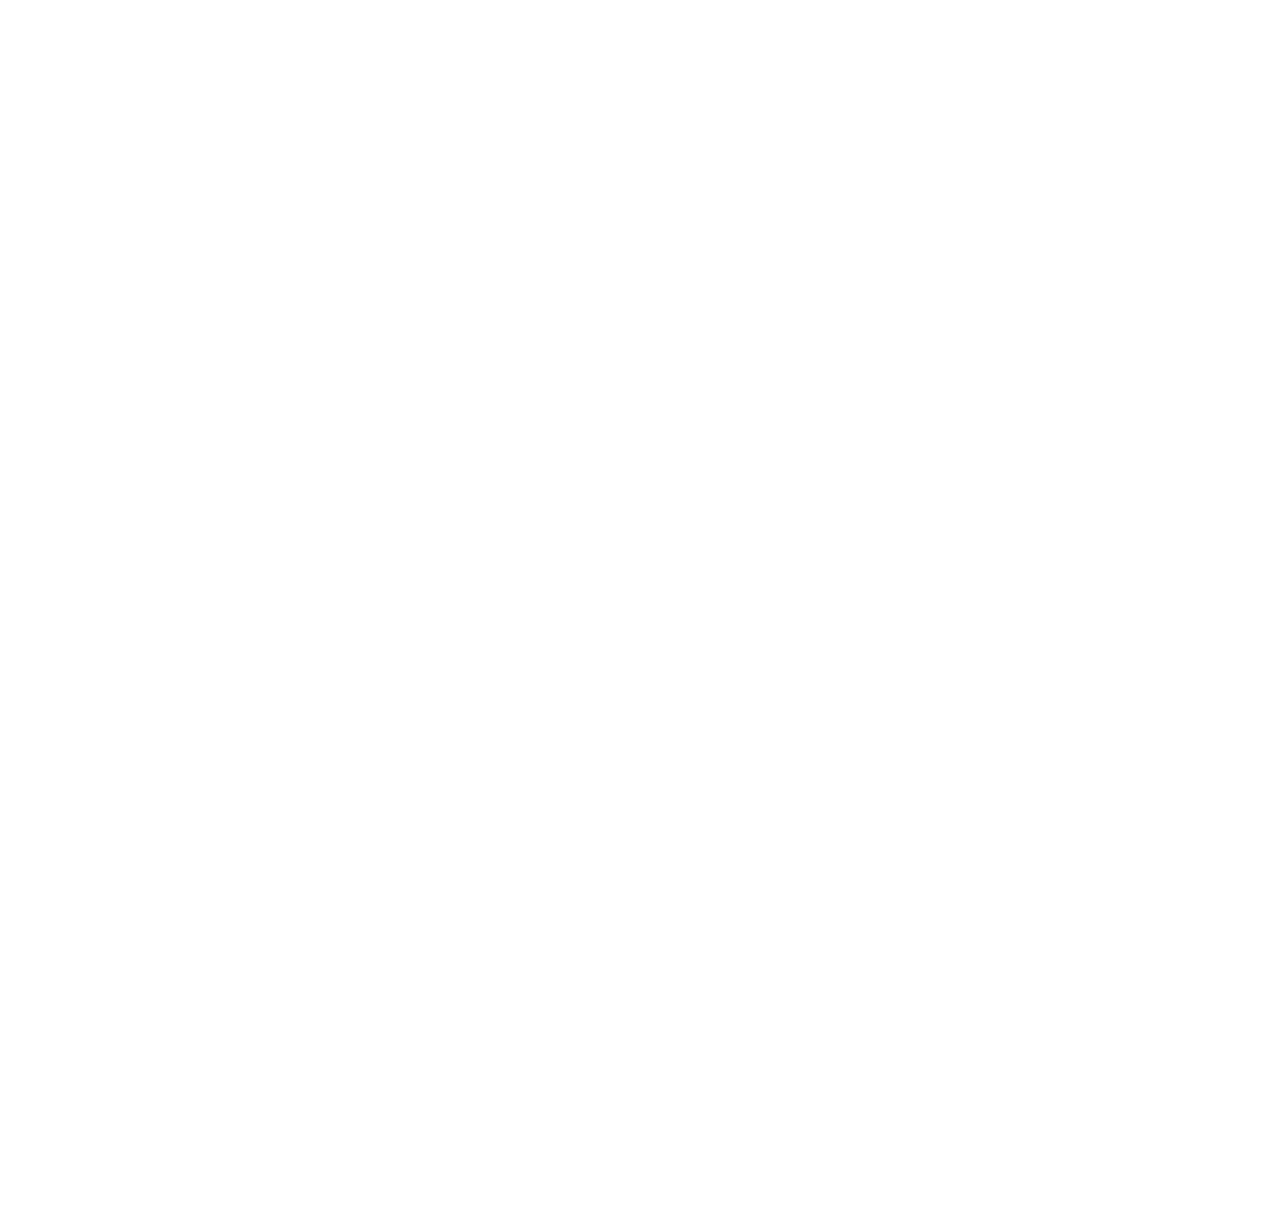
<file: web-hosting.html>
<!DOCTYPE html>
<html lang="en">

<head>
  <meta charset="utf-8">
  <meta content="width=device-width, initial-scale=1.0" name="viewport">

  <title>Cre8ive Media - Web & Email Hosting</title>
  <meta content="" name="description">
  <meta content="" name="keywords">

  <!-- Favicons -->
  <link href="assets/img/favicon.ico" rel="icon">
  <link href="assets/img/apple-touch-icon.png" rel="apple-touch-icon">

  <!-- Google Fonts -->
  <link href="https://fonts.googleapis.com/css?family=Open+Sans:300,300i,400,400i,600,600i,700,700i|Roboto:300,300i,400,400i,500,500i,700,700i&display=swap" rel="stylesheet">
  <link rel="preconnect" href="https://fonts.googleapis.com">
  <link rel="preconnect" href="https://fonts.gstatic.com" crossorigin>
  <link href="https://fonts.googleapis.com/css2?family=Lato:wght@300;700&display=swap" rel="stylesheet">


  <!-- Vendor CSS Files -->
  <link href="assets/vendor/animate.css/animate.min.css" rel="stylesheet">
  <link href="assets/vendor/aos/aos.css" rel="stylesheet">
  <link href="assets/vendor/bootstrap/css/bootstrap.min.css" rel="stylesheet">
  <link href="assets/vendor/bootstrap-icons/bootstrap-icons.css" rel="stylesheet">
  <link href="assets/vendor/boxicons/css/boxicons.min.css" rel="stylesheet">
  <link href="assets/vendor/glightbox/css/glightbox.min.css" rel="stylesheet">
  <link href="assets/vendor/swiper/swiper-bundle.min.css" rel="stylesheet">

  <!-- Template Main CSS File -->
  <link href="assets/css/style.css" rel="stylesheet">

  <!-- =======================================================
  * Template Name: Moderna - v4.11.0
  * Template URL: https://bootstrapmade.com/free-bootstrap-template-corporate-moderna/
  * Author: BootstrapMade.com
  * License: https://bootstrapmade.com/license/
  ======================================================== -->
</head>

<body>

    <!-- ======= Header ======= -->
    <header id="header" class="fixed-top d-flex align-items-center ">
      <div class="container d-flex justify-content-between align-items-center">
  
        <div class="logo">
          <h1 class="text-light"><a href="index.html"><span></span></a></h1>
          <!-- Uncomment below if you prefer to use an image logo -->
          <a href="index.html"><img src="assets/img/web_logo.png" alt="" class="img-fluid"></a>
        </div>
  
        <nav id="navbar" class="navbar">
          <ul>
            <li><a href="index.html">Home</a></li>
            <li><a href="about.html">About</a></li>
            <li class="active dropdown"><a href="services.html"><span>Services</span> <i class="bi bi-chevron-down"></i></a>
              <ul>
               <li><a href="web-design.html">Web Design</a></li>
               
               <li><a href="web-dev.html">Web Development</a></li>
               <li><a href="web-hosting.html">Web & Email Hosting</a></li>
               <!-- <li><a href="#">Maintenance</a></li> -->
                <li class="dropdown"><a href="maintenance.html"><span>Maintenance</span> <i class="bi bi-chevron-right"></i></a>
                 <ul>
                  <li><a href="maintenance.html#web-site-maintenance">Web site maintenance</a></li> 
                <li><a href="maintenance.html#social-media-management">Socail media management</a></li>
                 <li><a href="maintenance.html#seo-solutions">SEO</a></li>
                 <li><a href="maintenance.html#ppc">PPC advertising</a></li>
                   <!-- <li><a href="#">Deep Drop Down 4</a></li>
                   <li><a href="#">Deep Drop Down 5</a></li> -->
                 </ul>
               </li>
               
               
               <!-- <li><a href="#">Social Media Management</a></li> -->
               <!-- <li><a href="#">Graphic Design</a></li> -->
               <li><a href="Video-editing.html">Video Editing</a></li>
              </ul>
  
            <!-- <li><a href="services.html">Services</a></li> -->
            <li><a href="portfolio.html">Portfolio</a></li>
            <!-- <li><a href="team.html">Team</a></li> -->
            <!-- <li><a href="blog.html">Blog</a></li> -->
            
              
            </li>
            <li><a href="contact.html">Contact Us</a></li>
          </ul>
          <i class="bi bi-list mobile-nav-toggle"></i>
        </nav><!-- .navbar -->
      </div>
    </header><!-- End Header -->

  <!-- ======= Hero No Slider Section ======= -->
  <section id="hero-no-slider" class="d-flex justify-cntent-center align-items-center">
    <div class="container position-relative" data-aos="fade-up" data-aos-delay="100">
      <div class="row justify-content-center">
        <div class="col-xl-8">
          <h2>Web & Email Hosting</h2>
          <p>Finding the perfect home for your website couldn't be easier. Fast, reliable web & email hosting for your business! Give your website the home it deserves</p>
          <!-- <a href="" class="icon "> <i class="bi bi-arrow-down-circle-fill"></i></a> -->
          <a href="" class="btn-get-started animate__animated animate__fadeInUp bi bi-arrow-down-circle-fill "></a>
        </div>
      </div>
    </div>
  </section><!-- End Hero No Slider Sectio -->

  <main id="main">



        <!-- ======= Features Section ======= -->
        <section class="features">
          <div class="container">
    
            <div class="section-title">
              <h2></h2>
              <h3>Whatever your business requirement <strong>Cre8ive Media</strong> have a solution to suite any size project, big or small and all our solutions are scalable to meet the growing demands of your business. </h3>
              <h2></h2>
              <p><br></p>
                
              </div>
        </section>   
        
        
        <section class="web-dev-1">
          <div class="container">
    
            <div class="row" data-aos="fade-up">
              <div class="col-md-5 order-1 order-md-2">
                <img src="assets/img/web-dev5.png" class="img-fluid" alt="">
              </div>
              <div class="col-md-7 pt-5 order-2 order-md-1">
                <h3>Web & Email <strong>Hosting</strong> </h3>
                <p class="webtype">
                  Cre8ive Media offer a wide range of hosting solutions which are flexible and scalable to meet your business needs. From domain registration to fully managed hosting, Cre8ive media are here to help!
                </p>
                <p>
                  <strong>Already have a domain name and hosting and want to move? No problem!</strong> Cre8ive Media will take the stress and hassle out of migrating. We are on hand every step of the way!
                </p>
                <p>
                Hosting a website with us is easy, reliable and secure with a 99.99% up-time in our UK based ISO 27001 certified data centres. All our shared hosting solutions include unlimited bandwidth, professional email and if required, a choice of Windows or Linux server operating systems. 
                   
                </p>
                <ul>
                  <li><i class="bi bi-chevron-right"></i>Domain name registration & transfer</li>
                  <li><i class="bi bi-chevron-right"></i>Fully managed DNS</li>
                  <li><i class="bi bi-chevron-right"></i>Web site hosting </li>
                  <li><i class="bi bi-chevron-right"></i>Standard email hosting or Exchange Email hosting</li>
                </ul>
              </div>
            </div>
          </div>
        </section>


        <section class="features webtype">
          <div class="container">

            <div class="row" data-aos="fade-up">
             <div class="col-md-5">
                <img src="assets/img/web-dev4.png" class="img-fluid" alt="">
              </div>
            <div class="col-md-7 pt-5">
             <h3>Not just web site <strong>hosting</strong></h3>
             <p></p>
             <p></p>
             <ul>
              <li><i class="bi bi-chevron-right"></i>Virtual Private Servers</li>
             </ul>
             <p>Need something with a little more power than shared hosting? look no further than our advanced cloud solutions which can be scaled to suite any business. Our VPS solutions come with a heap of features not to mention hosting websites, databases, email servers and even game servers. Chose from a wide range of specifications and a choice of Windows or Linux operating systems.  </p> 
             <ul>
              <li><i class="bi bi-chevron-right"></i>Dedicated Servers</li>
             </ul>
             
             <p>Need something with a little more oomph! Then perhaps a dedicated physical server, with the choice of dedicated AMD Ryzen or Intel Xeon processors to handle those bigger projects.   
            </p>
            <ul>
              <li><i class="bi bi-chevron-right"></i>IaaS (Infrastructure as a Service)</li>
             </ul>
            <p>Need your own infrastructure in the cloud or a hybrid solution with a mixture of both physical machines and virtual machines (VM)? Then our infrastructure as a service (Iaas) provided by CloudNX is the choice for you! Our IaaS solutions offer great flexibility by only charging for the time you use, VM's can be started and stopped on demand and a choice of data centres including the UK, US, Germany & Spain.  </p>
                            
          </div>
        </div>
        </div>
        </section>

        <!-- ======= Pricing Section ======= -->
    <section class="pricing section-bg" data-aos="fade-up">
      <div class="container">

        <div class="section-title">
          <h2>Web & Email Hosting</h2>
          <p>Whatever your business requirement Cre8ive Media have a solution to suite any size project, big or small and all our solutions are scalable to meet the growing demands of your business.</p>
        </div>

        <div class="row no-gutters">

          <div class="col-lg-4 box">
            <h3>Starter</h3>
            <h4>£10<span>per month</span></h4>
            <ul>
              <li><i class="bx bx-check"></i> Un-managed Linux hosting</li>
              <li><i class="bx bx-check"></i> 20gb SSD storage</li>
              <li><i class="bx bx-check"></i> MySQL database</li>
              <li><i class="bx bx-check"></i> 10x professional email accounts</li>
            </ul>
            <a href="#" class="get-started-btn">Get Started</a>
          </div>

          <div class="col-lg-4 box featured">
            <h3>Proformance Enhanced</h3>
            <h4>£75<span>per month</span></h4>
            <ul>
              <li><i class="bx bx-check"></i> Managed Linux hosting</li>
              <li><i class="bx bx-check"></i> Host 3 websites</li>
              <li><i class="bx bx-check"></i> 20GB SSD storage</li>
              <li><i class="bx bx-check"></i> 2GB dedicated RAM</li>
              <li><i class="bx bx-check"></i> 2vCore</li>
              <li><i class="bx bx-check"></i> MySQL databases</li>
              <li><i class="bx bx-check"></i> Full migration support</li>
              <li><i class="bx bx-check"></i> DNS & Email administration</li>
            </ul>
            <a href="#" class="get-started-btn">Get Started</a>
          </div>

          <div class="col-lg-4 box">
            <h3>StarterPlus</h3>
            <h4>£50<span>per month</span></h4>
            <ul>
              <li><i class="bx bx-check"></i> Managed Linux hosting</li>
              <li><i class="bx bx-check"></i> 120gb SSD storage</li>
              <li><i class="bx bx-check"></i> MySQL databases</li>
              <li><i class="bx bx-check"></i> 100x Professional email accounts</li>
              <li><i class="bx bx-check"></i> Full migration support</li>
              <li><i class="bx bx-check"></i> DNS & Email administration</li>
            </ul>
            <a href="#" class="get-started-btn">Get Started</a>
          </div>

        </div>

      </div>
    </section><!-- End Pricing Section -->
    
            
    
            <!-- <div class="row" data-aos="fade-up">
              <div class="col-md-5 order-1 order-md-2">
                <img src="assets/img/features-4.svg" class="img-fluid" alt="">
              </div>
              <div class="col-md-7 pt-5 order-2 order-md-1">
                <h3>Quas et necessitatibus eaque impedit ipsum animi consequatur incidunt in</h3>
                <p class="fst-italic">
                  Lorem ipsum dolor sit amet, consectetur adipiscing elit, sed do eiusmod tempor incididunt ut labore et dolore
                  magna aliqua.
                </p>
                <p>
                  Ullamco laboris nisi ut aliquip ex ea commodo consequat. Duis aute irure dolor in reprehenderit in voluptate
                  velit esse cillum dolore eu fugiat nulla pariatur. Excepteur sint occaecat cupidatat non proident, sunt in
                  culpa qui officia deserunt mollit anim id est laborum
                </p>
              </div>
            </div> -->
    
          </div>
        </section><!-- End Features Section -->




  </main><!-- End #main -->

<!-- ======= Footer ======= -->
<footer id="footer" data-aos="fade-up" data-aos-easing="ease-in-out" data-aos-duration="500">

  <div class="footer-newsletter contact-us">
    <div class="container">
      <div class="row">
        <div class="col-lg-12">
          <h4>Want to know more?</h4>
          <p>Why not get in touch and see how Cre8ive Media can help you</p>
          <a href="contact.html" class="btn-get-started animate__animated animate__fadeInUp">Contact Us</a>
        </div>
        <!-- <div class="col-lg-6">
          
           <form action="" method="post">
             <input type="email" name="email"> <input type="submit" value="Subscribe">
          </form> 
        </div>-->
      </div>
    </div>
  </div>

  <div class="footer-top">
    <div class="container">
      <div class="row">

        <div class="col-lg-3 col-md-6 footer-links">
          <h4>Useful Links</h4>
          <ul>
            <li><i class="bx bx-chevron-right"></i> <a href="#">Home</a></li>
            <li><i class="bx bx-chevron-right"></i> <a href="#">About us</a></li>
            <li><i class="bx bx-chevron-right"></i> <a href="#">Services</a></li>
            <li><i class="bx bx-chevron-right"></i> <a href="#">Terms of service</a></li>
            <li><i class="bx bx-chevron-right"></i> <a href="#">Privacy policy</a></li>
          </ul>
        </div>

        <div class="col-lg-3 col-md-6 footer-links">
          <h4>Our Services</h4>
          <ul>
            <li><i class="bx bx-chevron-right"></i> <a href="#">Web Design</a></li>
            <li><i class="bx bx-chevron-right"></i> <a href="#">Web Development</a></li>
            <li><i class="bx bx-chevron-right"></i> <a href="#">Web Hosting</a></li>
            <li><i class="bx bx-chevron-right"></i> <a href="#">Graphic Design</a></li>
            <li><i class="bx bx-chevron-right"></i> <a href="#">Video Editing</a></li>
          </ul>
        </div>

        <div class="col-lg-3 col-md-6 footer-contact">
          <h4>Contact Us</h4>
          <p>
            
            <strong>Phone:</strong> 01656 123456<br>
            <strong>Phone:</strong> 07123 456789<br>
            <strong>Email:</strong> Hello@cre8ive-media.uk<br>
          </p>

        </div>

        <div class="col-lg-3 col-md-6 footer-info">
          <h4>The Socials</h4>
          <p>Join us on the following social platforms </p>
          <div class="social-links mt-3">
            <a href="#" class="twitter"><i class="bx bxl-twitter"></i></a>
            <a href="#" class="facebook"><i class="bx bxl-facebook"></i></a>
            <a href="#" class="instagram"><i class="bx bxl-instagram"></i></a>
            <a href="#" class="linkedin"><i class="bx bxl-youtube"></i></a>
          </div>
        </div>

      </div>
    </div>
  </div>

  <div class="container">
    <div class="copyright">
      &copy; Copyright <strong><span>Cre8ive Media UK</span></strong>. All Rights Reserved
    </div>
  </div>
</footer><!-- End Footer -->

  <a href="#" class="back-to-top d-flex align-items-center justify-content-center"><i class="bi bi-arrow-up-short"></i></a>

  <!-- Vendor JS Files -->
  <script src="assets/vendor/purecounter/purecounter_vanilla.js"></script>
  <script src="assets/vendor/aos/aos.js"></script>
  <script src="assets/vendor/bootstrap/js/bootstrap.bundle.min.js"></script>
  <script src="assets/vendor/glightbox/js/glightbox.min.js"></script>
  <script src="assets/vendor/isotope-layout/isotope.pkgd.min.js"></script>
  <script src="assets/vendor/swiper/swiper-bundle.min.js"></script>
  <script src="assets/vendor/waypoints/noframework.waypoints.js"></script>
  <script src="assets/vendor/php-email-form/validate.js"></script>

  <!-- Template Main JS File -->
  <script src="assets/js/main.js"></script>

</body>

</html>
</file>
<file: assets/css/style.css>
@font-face {
  font-family: Rajdhani-Bold;
  src: url(/assets/fonts/Rajdhani-Bold.ttf);
}

@font-face {
  font-family: Rajdhani-Regular;
  src: url(/assets/fonts/Rajdhani-Regular.ttf);
}

 @font-face {
  font-family: Lato-Regular;
  src: url(/assets/fonts/Lato-Regular.ttf);
} 

@font-face {
  font-family: Lato-Bold;
  src: url(/assets/fonts/Lato-Bold.ttf);
} 

/* @import url('https://fonts.googleapis.com/css2?family=Lato:wght@100&display=swap'); */
/**
* Template Name: Moderna - v4.11.0
* Template URL: https://bootstrapmade.com/free-bootstrap-template-corporate-moderna/
* Author: BootstrapMade.com
* License: https://bootstrapmade.com/license/
*/

/*--------------------------------------------------------------
# General
--------------------------------------------------------------*/
body {
  font-family: "Lato-Regular", sans-serif;
  font-weight: 100;
  color: #444;
  /* font-weight: 500px; */
  font-size: 18px;

}

a {
  color: #4fa6d5;
  text-decoration: none;
}

a:hover {
  color: #45beff;
  text-decoration: none;
}

/* h1,
h2,
h3,
h4,
h5,
h6,
.font-primary {
  font-family: "Roboto", sans-serif;
} */

h1,
h2,
h3,
h4,
h5,
h6,
.font-primary {
  font-family: "Lato-Bold", sans-serif;
}

.standalone-btn .btn-get-started {
  font-family: "Lato", sans-serif;
  font-weight: 500;
  font-size: 14px;

  letter-spacing: 1px;
  display: inline-block;
  padding: 12px 32px;
  border-radius: 50px;
  transition: 0.5s;
  line-height: 1;
  margin: 10px;
  color: #fff;
  -webkit-animation-delay: 0.8s;
  animation-delay: 0.8s;
  border: 2px solid #2461b4;
  width: 200px;
  background: #2461b4;
}

.standalone-btn .btn-get-started:hover {
  background: #206dd7;
  color: #fff;
  text-decoration: none;
}






/*--------------------------------------------------------------
# Back to top button
--------------------------------------------------------------*/
.back-to-top {
  position: fixed;
  visibility: hidden;
  opacity: 0;
  right: 15px;
  bottom: 15px;
  z-index: 99999;
  background: #2461b4;
  width: 40px;
  height: 40px;
  border-radius: 4px;
  transition: all 0.4s;
}

.back-to-top i {
  font-size: 24px;
  color: #fff;
  line-height: 0;
}

.back-to-top:hover {
  background: #2460b49b;
  color: #fff;
}

.back-to-top.active {
  visibility: visible;
  opacity: 1;
}

/*--------------------------------------------------------------
# Header
--------------------------------------------------------------*/
#header {
  height: 80px;
  transition: all 0.5s;
  z-index: 997;
  transition: all 0.5s;
  background: linear-gradient(to right, rgba(32, 93, 225, 0.8), rgba(4, 26, 57, 0.6)), url("../img/hero-bg.png") center top no-repeat;
  /* background: #0f274900; */

}

#header.header-transparent {
  background: none;
}

#header.header-scrolled {
  background: rgba(30, 67, 86, 0.8);
  background: #6d6d6db9;
  height: 60px;
}

#header .logo h1 {
  font-size: 28px;
  margin: 0;
  padding: 4px 0;
  line-height: 1;
  font-weight: 400;
  letter-spacing: 3px;
  text-transform: uppercase;
}

#header .logo h1 a,
#header .logo h1 a:hover {
  color: #fff;
  text-decoration: none;
}

#header .logo img {
  padding: 0;
  margin: 0;
  max-height: 40px;
}

#main {
  margin-top: 80px;
}

/*--------------------------------------------------------------
# Navigation Menu
--------------------------------------------------------------*/
/**
* Desktop Navigation 
*/
.navbar {
  padding: 0;
}

.navbar ul {
  margin: 0;
  padding: 0;
  display: flex;
  list-style: none;
  align-items: center;
}

.navbar li {
  position: relative;
}

.navbar a,
.navbar a:focus {
  display: flex;
  align-items: center;
  justify-content: space-between;
  padding: 10px 0 10px 30px;
  font-family: "Lato", sans-serif;
  font-size: 18px;
  color: #fff;
  white-space: nowrap;
  transition: 0.3s;
}

.navbar a i,
.navbar a:focus i {
  font-size: 12px;
  line-height: 0;
  margin-left: 5px;
}

.navbar a:hover,
.navbar .active,
.navbar .active:focus,
.navbar li:hover>a {
  color: #2461b4;
}

.navbar .dropdown ul {
  display: block;
  position: absolute;
  left: 14px;
  top: calc(100% + 30px);
  margin: 0;
  padding: 10px 0;
  z-index: 99;
  opacity: 0;
  visibility: hidden;
  background: #fff;
  box-shadow: 0px 0px 30px rgba(127, 137, 161, 0.25);
  transition: 0.3s;
}

.navbar .dropdown ul li {
  min-width: 200px;
}

.navbar .dropdown ul a {
  padding: 10px 20px;
  font-size: 14px;
  text-transform: none;
  color: #1c3745;
}

.navbar .dropdown ul a i {
  font-size: 12px;
}

.navbar .dropdown ul a:hover,
.navbar .dropdown ul .active:hover,
.navbar .dropdown ul li:hover>a {
  color: #68A4C4;
}

.navbar .dropdown:hover>ul {
  opacity: 1;
  top: 100%;
  visibility: visible;
}

.navbar .dropdown .dropdown ul {
  top: 0;
  left: calc(100% - 30px);
  visibility: hidden;
}

.navbar .dropdown .dropdown:hover>ul {
  opacity: 1;
  top: 0;
  left: 100%;
  visibility: visible;
}

@media (max-width: 1366px) {
  .navbar .dropdown .dropdown ul {
    left: -90%;
  }

  .navbar .dropdown .dropdown:hover>ul {
    left: -100%;
  }
}

/**
* Mobile Navigation 
*/
.mobile-nav-toggle {
  color: #fff;
  font-size: 28px;
  cursor: pointer;
  display: none;
  line-height: 0;
  transition: 0.5s;
}

@media (max-width: 991px) {
  .mobile-nav-toggle {
    display: block;
  }

  .navbar ul {
    display: none;
  }
}

.navbar-mobile {
  position: fixed;
  overflow: hidden;
  top: 0;
  right: 0;
  left: 0;
  bottom: 0;
  background: rgba(17, 38, 48, 0.9);
  transition: 0.3s;
}

.navbar-mobile .mobile-nav-toggle {
  position: absolute;
  top: 15px;
  right: 15px;
}

.navbar-mobile ul {
  display: block;
  position: absolute;
  top: 55px;
  right: 15px;
  bottom: 15px;
  left: 15px;
  padding: 10px 0;
  background-color: #fff;
  overflow-y: auto;
  transition: 0.3s;
}

.navbar-mobile a,
.navbar-mobile a:focus {
  padding: 10px 20px;
  font-size: 15px;
  color: #1e4356;
}

.navbar-mobile a:hover,
.navbar-mobile .active,
.navbar-mobile li:hover>a {
  color: #68A4C4;
}

.navbar-mobile .getstarted,
.navbar-mobile .getstarted:focus {
  margin: 15px;
}

.navbar-mobile .dropdown ul {
  position: static;
  display: none;
  margin: 10px 20px;
  padding: 10px 0;
  z-index: 99;
  opacity: 1;
  visibility: visible;
  background: #fff;
  box-shadow: 0px 0px 30px rgba(127, 137, 161, 0.25);
}

.navbar-mobile .dropdown ul li {
  min-width: 200px;
}

.navbar-mobile .dropdown ul a {
  padding: 10px 20px;
}

.navbar-mobile .dropdown ul a i {
  font-size: 12px;
}

.navbar-mobile .dropdown ul a:hover,
.navbar-mobile .dropdown ul .active:hover,
.navbar-mobile .dropdown ul li:hover>a {
  color: #68A4C4;
}

.navbar-mobile .dropdown>.dropdown-active {
  display: block;
}

/*--------------------------------------------------------------
# Hero Section
--------------------------------------------------------------*/
#hero {
  width: 100%;
  height: 90vh;
  overflow: hidden;
  position: relative;
  
}


#hero::after {
  content: "";
  position: absolute;
  left: 50%;
  top: 0;
  width: 130%;
  height: 95%;
  background: linear-gradient(to right, rgba(32, 93, 225, 0.8), rgba(4, 26, 57, 0.6)), url("../img/hero-bg.png") center top no-repeat;
  z-index: 0;
  border-radius: 0 0 50% 50%;
  transform: translateX(-50%) rotate(0deg);
  animation: shrink 10s infinite alternate;
}

@keyframes shrink {
  0% {
    background-size: 110% 110%;
  }
  100% {
    background-size: 100% 100%;
  }
}

#hero::before {
  content: "";
  position: absolute;
  left: 50%;
  top: 0;
  width: 130%;
  height: 96%;
  background: #2461b4;
  /* opacity: 0.3; */
  z-index: 0;
  border-radius: 0 0 50% 50%;
  transform: translateX(-50%) translateY(18px) rotate(2deg);
}

#hero .carousel-container {
  display: flex;
  justify-content: center;
  align-items: center;
  flex-direction: column;
  text-align: center;
  bottom: 0;
  top: 0;
  left: 0;
  right: 0;
}

#hero h1 {
  color: #fff;
  margin-bottom: 20px;
  font-size: 70px;
  font-weight: 500;
  text-align: center;
  font-family: "Lato", Lato;
  
}


#hero h2 {
  color: rgba(127, 126, 126, 0.608);
  margin-bottom: 30px;
  font-size: 20px;
  font-weight: 700;
}

#hero p {
  width: 80%;
  -webkit-animation-delay: 0.4s;
  animation-delay: 0.4s;
  margin: 0 auto 30px auto;
  color: #fff;
  font-size: 25;
  /* text-align: left; */
  font-family: "Lato", Lato;
}

#hero .carousel-control-prev,
#hero .carousel-control-next {
  width: 10%;
}

#hero .carousel-control-next-icon,
#hero .carousel-control-prev-icon {
  background: none;
  font-size: 48px;
  line-height: 1;
  width: auto;
  height: auto;
}

#hero .btn-get-started {
  font-family: "Roboto", sans-serif;
  font-weight: 500;
  font-size: 14px;
  letter-spacing: 1px;
  display: inline-block;
  padding: 12px 32px;
  border-radius: 50px;
  transition: 0.5s;
  line-height: 1;
  margin: 10px;
  color: #fff;
  -webkit-animation-delay: 0.8s;
  animation-delay: 0.8s;
  border: 2px solid #d2d7f0;
}

#hero .btn-get-started:hover {
  background: #2461b4;
  color: #fff;
  text-decoration: none;
}

@media (min-width: 1024px) {
  #hero p {
    width: 60%;
  }

  #hero .carousel-control-prev,
  #hero .carousel-control-next {
    width: 5%;
  }
}

@media (max-width: 768px) {
  #hero::after {
    width: 180%;
    height: 95%;
    border-radius: 0 0 50% 50%;
    transform: translateX(-50%) rotate(0deg);
  }

  #hero::before {
    top: 0;
    width: 180%;
    height: 94%;
    border-radius: 0 0 50% 50%;
    transform: translateX(-50%) translateY(20px) rotate(4deg);
  }
}

@media (max-width: 575px) {
  #hero h2 {
    font-size: 30px;
  }

  #hero::after {
    left: 40%;
    top: 0;
    width: 200%;
    height: 95%;
    border-radius: 0 0 50% 50%;
    transform: translateX(-50%) rotate(0deg);
  }

  #hero::before {
    left: 50%;
    top: 0;
    width: 200%;
    height: 94%;
    border-radius: 0 0 50% 50%;
    transform: translateX(-50%) translateY(20px) rotate(4deg);
  }
}

/*--------------------------------------------------------------
# Hero No Slider Section
--------------------------------------------------------------*/
#hero-no-slider {
  width: 100%;
  height: 100vh;
  overflow: hidden;
  position: relative;
  text-align: center;
}

#hero-no-slider::before {
  content: "";
  position: absolute;
  left: 0;
  top: 0;
  right: 0;
  bottom: 0;
  background: linear-gradient(to right, rgba(30, 67, 86, 0.8), rgba(30, 67, 86, 0.6)), url("../img/hero-bg.jpg") center top no-repeat;
}

#hero-no-slider h2 {
  color: #fff;
  margin-bottom: 15px;
  font-size: 48px;
  font-weight: 700;
}

#hero-no-slider p {
  color: #fff;
}

#hero-no-slider .btn-get-started {
  font-family: "Roboto", sans-serif;
  font-weight: 500;
  font-size: 14px;
  letter-spacing: 1px;
  display: inline-block;
  padding: 12px 32px;
  border-radius: 50px;
  transition: 0.5s;
  line-height: 1;
  margin: 10px;
  color: #fff;
  -webkit-animation-delay: 0.8s;
  animation-delay: 0.8s;
  border: 2px solid #68A4C4;
}

#hero-no-slider .btn-get-started:hover {
  background: #68A4C4;
  color: #fff;
  text-decoration: none;
}

@media (max-width: 575px) {
  #hero-no-slider h2 {
    font-size: 30px;
  }
}

/*--------------------------------------------------------------
# Sections General
--------------------------------------------------------------*/
section {
  padding: 60px 0;
}

.section-bg {
  background-color: #f3f8fa;
}

.section-title {
  text-align: center;
  padding-bottom: 30px;
}

.section-title h2 {
  font-size: 28px;
  font-weight: 400;
  margin-bottom: 20px;
  padding-bottom: 20px;
  position: relative;
}

.section-title h2::before {
  content: "";
  position: absolute;
  display: block;
  width: 120px;
  height: 1px;
  background: #ddd;
  bottom: 1px;
  left: calc(50% - 60px);
}

.section-title h2::after {
  content: "";
  position: absolute;
  display: block;
  width: 40px;
  height: 3px;
  background: #68A4C4;
  bottom: 0;
  left: calc(50% - 20px);
}

.section-title p {
  margin-bottom: 0;
}

/*--------------------------------------------------------------
# Breadcrumbs
--------------------------------------------------------------*/
.breadcrumbs {
  padding: 15px 0;
  background-color: #f3f8fa;
  min-height: 40px;
}

.breadcrumbs h2 {
  font-size: 28px;
  font-weight: 300;
}

.breadcrumbs ol {
  display: flex;
  flex-wrap: wrap;
  list-style: none;
  padding: 0;
  margin: 0;
}

.breadcrumbs ol li+li {
  padding-left: 10px;
}

.breadcrumbs ol li+li::before {
  display: inline-block;
  padding-right: 10px;
  color: #6c757d;
  content: "/";
}

@media (max-width: 768px) {
  .breadcrumbs .d-flex {
    display: block !important;
  }

  .breadcrumbs ol {
    display: block;
  }

  .breadcrumbs ol li {
    display: inline-block;
  }
}

/*--------------------------------------------------------------
# Our Services
--------------------------------------------------------------*/
.services {
  padding-bottom: 20px;
  font-family: "Lato", Lato;
}

.services .icon-box {
  padding: 30px;
  position: relative;
  overflow: hidden;
  margin: 0 0 40px 0;
  background: #fff;
  box-shadow: 0 5px 26px 0 rgba(68, 88, 144, 0.14);
  transition: all 0.3s ease-in-out;
  text-align: center;
  border: 1px solid #fff;
}

.services .icon {
  margin: 0 auto 20px auto;
  padding-top: 17px;
  display: inline-block;
  text-align: center;
  border-radius: 50%;
  width: 72px;
  height: 72px;
}

.services .icon i {
  font-size: 36px;
  line-height: 1;
}

.services .title {
  font-weight: 700 ;
  margin-bottom: 15px;
  font-size: 18px;
  font-family: "Lato", Lato;
}

.services .title a {
  color: #111;
}

.services .description {
  font-size: 18px;
  line-height: 25px;
  margin-bottom: 0;
  font-family: "Lato", sans-serif;
  font-weight: 100;
}

.services .icon-box-pink .icon {
  background: #fceef3;
}

.services .icon-box-pink .icon i {
  color: #ff689b;
}

.services .icon-box-pink:hover {
  border-color: #ff689b;
}

.services .icon-box-cyan .icon {
  background: #e6fdfc;
}

.services .icon-box-cyan .icon i {
  color: #3fcdc7;
}

.services .icon-box-cyan:hover {
  border-color: #3fcdc7;
}

.services .icon-box-green .icon {
  background: #eafde7;
}

.services .icon-box-green .icon i {
  color: #41cf2e;
}

.services .icon-box-green:hover {
  border-color: #41cf2e;
}

.services .icon-box-blue .icon {
  background: #e1eeff;
}

.services .icon-box-blue .icon i {
  color: #2282ff;
}

.services .icon-box-blue:hover {
  border-color: #2282ff;
}

/*--------------------------------------------------------------
# Why Us
--------------------------------------------------------------*/
.why-us .container {
  box-shadow: 0 5px 25px 0 rgba(214, 215, 216, 0.6);
  background: #fff;
}

.why-us .icon-box+.icon-box {
  margin-top: 50px;
}

.why-us .icon-box .icon {
  float: left;
  display: flex;
  align-items: center;
  justify-content: center;
  width: 72px;
  height: 72px;
  background: #f3f8fa;
  border-radius: 6px;
  transition: 0.5s;
}

.why-us .icon-box .icon i {
  color: #2461b4;
  font-size: 32px;
}

.why-us .icon-box:hover .icon {
  background: #2461b4;
}

.why-us .icon-box:hover .icon i {
  color: #fff;
}

.why-us .icon-box .title {
  margin-left: 95px;
  /* font-weight: 300; */
  margin-bottom: 10px;
  font-size: 20px;
  text-transform: uppercase;
  font-family: Lato;
  font-weight: 700;
}

.why-us .icon-box .title a {
  color: #343a40;
  transition: 0.3s;
}

.why-us .icon-box .title a:hover {
  color: #68A4C4;
}

.why-us .icon-box .description {
  margin-left: 95px;
  line-height: 25px;
  font-size: 18px;
  /* font-weight: 300; */
  font-family: Lato;

}

.why-us .video-box {
  position: relative;
}

.why-us .video-box img {
  padding-top: 15px;
  padding-bottom: 15px;
}

.why-us .play-btn {
  width: 94px;
  height: 94px;
  background: radial-gradient(#68A4C4 50%, rgba(104, 164, 196, 0.4) 52%);
  border-radius: 50%;
  display: block;
  position: absolute;
  left: calc(50% - 47px);
  top: calc(50% - 47px);
  overflow: hidden;
}

.why-us .play-btn::after {
  content: "";
  position: absolute;
  left: 50%;
  top: 50%;
  transform: translateX(-40%) translateY(-50%);
  width: 0;
  height: 0;
  border-top: 10px solid transparent;
  border-bottom: 10px solid transparent;
  border-left: 15px solid #fff;
  z-index: 100;
  transition: all 400ms cubic-bezier(0.55, 0.055, 0.675, 0.19);
}

.why-us .play-btn::before {
  content: "";
  position: absolute;
  width: 120px;
  height: 120px;
  -webkit-animation-delay: 0s;
  animation-delay: 0s;
  -webkit-animation: pulsate-btn 2s;
  animation: pulsate-btn 2s;
  -webkit-animation-direction: forwards;
  animation-direction: forwards;
  -webkit-animation-iteration-count: infinite;
  animation-iteration-count: infinite;
  -webkit-animation-timing-function: steps;
  animation-timing-function: steps;
  opacity: 1;
  border-radius: 50%;
  border: 5px solid rgba(104, 164, 196, 0.7);
  top: -15%;
  left: -15%;
  background: rgba(198, 16, 0, 0);
}

.why-us .play-btn:hover::after {
  border-left: 15px solid #68A4C4;
  transform: scale(20);
}

.why-us .play-btn:hover::before {
  content: "";
  position: absolute;
  left: 50%;
  top: 50%;
  transform: translateX(-40%) translateY(-50%);
  width: 0;
  height: 0;
  border: none;
  border-top: 10px solid transparent;
  border-bottom: 10px solid transparent;
  border-left: 15px solid #fff;
  z-index: 200;
  -webkit-animation: none;
  animation: none;
  border-radius: 0;
}

@-webkit-keyframes pulsate-btn {
  0% {
    transform: scale(0.6, 0.6);
    opacity: 1;
  }

  100% {
    transform: scale(1, 1);
    opacity: 0;
  }
}

@keyframes pulsate-btn {
  0% {
    transform: scale(0.6, 0.6);
    opacity: 1;
  }

  100% {
    transform: scale(1, 1);
    opacity: 0;
  }
}

/*--------------------------------------------------------------
# Features
--------------------------------------------------------------*/
.features .row+.row {
  margin-top: 100px;
  
  
}

.features h3 {
  font-weight: 500;
  font-size: 25px;
  font-family: "Lato", Lato;
}

.features ul {
  list-style: none;
  padding: 0;
}

.features ul li {
  padding-bottom: 10px;
}

.features ul i {
  font-size: 20px;
  padding-right: 4px;
  color: #68A4C4;
}

.features p:last-child {
  margin-bottom: 0;
  font-family: "Lato", Lato;
}

.features p, ul, i {

  font-family: "Lato", Lato;

}

.webtype p  {

  /* text-indent: 15px;
  /* color: red; */
  padding-left: 25px;
  color: #111;
     
}

.webtype  li  {

  /* text-indent: 15px;
  /* color: red; */
  padding-left: px;
  font-weight: 600;
  color: #111;
  
   
}


/*--------------------------------------------------------------
Web-Dev-1
----------------------------------------------------------------*/

.web-dev-1 .row+.row {
  margin-top: 100px;
  
  
}

.web-dev-1 h3 {
  font-weight: 500;
  font-size: 25px;
  font-family: "Lato", Lato;
  color: #fff;
}

.web-dev-1 ul {
  list-style: none;
  padding: 0;
}

.web-dev-1 ul li {
  padding-bottom: 10px;
}

.web-dev-1 ul i {
  font-size: 20px;
  padding-right: 4px;
  color: #68A4C4;
}

.web-dev-1 p:last-child {
  margin-bottom: 0;
  font-family: "Lato", Lato;
}

.web-dev-1 p, ul, i {

  font-family: "Lato", Lato;
  color: #fff;

}

.web-dev-1 {
  background-image: url(/assets/img/section-background.png);
  


}





/*--------------------------------------------------------------
# About
--------------------------------------------------------------*/
.about h3 {
  font-weight: 500;
  font-size: 26px;
  font-family: "Lato", sans-serif;
}

.about ul {
  list-style: none;
  padding: 0;
}

.about ul li {
  padding-bottom: 10px;
}

.about ul i {
  font-size: 20px;
  padding-right: 4px;
  color: #68A4C4;
}

.about p:last-child {
  margin-bottom: 0;
  
}

.about p {
  font-family: "Lato", sans-serif;
}

/*--------------------------------------------------------------
# Facts
--------------------------------------------------------------*/
.facts .counters span {
  font-size: 48px;
  display: block;
  color: #68A4C4;
}

.facts .counters p {
  padding: 0;
  margin: 0 0 20px 0;
  font-family: "Roboto", sans-serif;
  font-size: 14px;
}

/*--------------------------------------------------------------
# Our Skills / Services
--------------------------------------------------------------*/
.skills {
  padding: 60px 0;
}

.skills .progress {
  height: 100%;
  margin-bottom: 10px;
}

.skills .progress .skill {
  line-height: 35px;
  padding: 0;
  margin: 0 0 0 20px;
  text-transform: uppercase;
}

.skills .progress .skill .val {
  float: right;
  font-style: normal;
  margin: 0 20px 0 0;
}

.skills .progress-bar {
  width: 1px;
  text-align: left;
  transition: 0.9s;
}

.services {
  padding: 80px 0 50px;
}

.services .title {
  margin-bottom: 20px;
}

.services .media {
  margin: 40px 0;
}

.services h5 {
  color: #26264b;
  border-bottom: 2px solid #e7e7e7;
  padding-bottom: 5px;
  margin-bottom: 10px;
}

.services .media {
  margin: 40px 0;
}

.services h5 {
  color: #26264b;
  border-bottom: 2px solid #e7e7e7;
  padding-bottom: 5px;
  margin-bottom: 10px;
}

/*--------------------------------------------------------------
# Tetstimonials
--------------------------------------------------------------*/
.testimonials {
  padding: 60px 0;
}

.testimonials .section-header {
  margin-bottom: 40px;
}

.testimonials .testimonials-carousel {
  overflow: hidden;
}

.testimonials .testimonial-item {
  text-align: center;
}

.testimonials .testimonial-item .testimonial-img {
  width: 120px;
  border-radius: 50%;
  border: 4px solid #fff;
  margin: 0 auto;
}

.testimonials .testimonial-item h3 {
  font-size: 20px;
  font-weight: bold;
  margin: 10px 0 5px 0;
  color: #111;
}

.testimonials .testimonial-item h4 {
  font-size: 14px;
  color: #999;
  margin: 0 0 15px 0;
}

.testimonials .testimonial-item .quote-icon-left,
.testimonials .testimonial-item .quote-icon-right {
  color: #fbfcfd;
  font-size: 26px;
}

.testimonials .testimonial-item .quote-icon-left {
  display: inline-block;
  left: -5px;
  position: relative;
}

.testimonials .testimonial-item .quote-icon-right {
  display: inline-block;
  right: -5px;
  position: relative;
  top: 10px;
}

.testimonials .testimonial-item p {
  font-style: italic;
  margin: 0 auto 15px auto;
}

.testimonials .swiper-pagination {
  margin-top: 20px;
  position: relative;
}

.testimonials .swiper-pagination .swiper-pagination-bullet {
  width: 12px;
  height: 12px;
  background-color: #fff;
  opacity: 1;
  border: 1px solid #68A4C4;
}

.testimonials .swiper-pagination .swiper-pagination-bullet-active {
  background-color: #68A4C4;
}

/*--------------------------------------------------------------
# Service Details
--------------------------------------------------------------*/
.service-details {
  padding-bottom: 10px;
}

.service-details .card {
  border: 0;
  padding: 0 30px;
  margin-bottom: 60px;
  position: relative;
}

.service-details .card-img {
  width: calc(100% + 60px);
  margin-left: -30px;
  overflow: hidden;
  z-index: 9;
  border-radius: 0;
}

.service-details .card-img img {
  max-width: 100%;
  transition: all 0.3s ease-in-out;
}

.service-details .card-body {
  z-index: 10;
  background: #fff;
  border-top: 4px solid #fff;
  padding: 30px;
  box-shadow: 0px 2px 15px rgba(0, 0, 0, 0.1);
  margin-top: -60px;
  transition: 0.3s;
}

.service-details .card-title {
  font-weight: 700;
  text-align: center;
  margin-bottom: 20px;
}

.service-details .card-title a {
  color: #1e4356;
  transition: 0.3s;
}

.service-details .card-text {
  color: #5e5e5e;
}

.service-details .read-more a {
  color: #777777;
  text-transform: uppercase;
  font-weight: 600;
  font-size: 12px;
  transition: 0.3s;
}

.service-details .read-more a:hover {
  color: #68A4C4;
}

.service-details .card:hover img {
  transform: scale(1.1);
}

.service-details .card:hover .card-body {
  border-color: #68A4C4;
}

.service-details .card:hover .card-body .card-title a {
  color: #68A4C4;
}

/*--------------------------------------------------------------
# Pricing
--------------------------------------------------------------*/
.pricing .row {
  padding-top: 40px;
}

.pricing .box {
  padding: 40px;
  margin-bottom: 30px;
  box-shadow: 0px 0px 30px rgba(73, 78, 92, 0.15);
  background: #fff;
  text-align: center;
}

.pricing h3 {
  font-weight: 300;
  margin-bottom: 15px;
  font-size: 28px;
}

.pricing h4 {
  font-size: 46px;
  color: #68A4C4;
  font-weight: 400;
  font-family: "Open Sans", sans-serif;
  margin-bottom: 25px;
}

.pricing h4 span {
  color: #bababa;
  font-size: 18px;
  display: block;
}

.pricing ul {
  padding: 0;
  list-style: none;
  color: #999;
  text-align: left;
  line-height: 20px;
}

.pricing ul li {
  padding-bottom: 12px;
}

.pricing ul i {
  color: #68A4C4;
  font-size: 18px;
  padding-right: 4px;
}

.pricing ul .na {
  color: #ccc;
}

.pricing ul .na i {
  color: #ccc;
}

.pricing ul .na span {
  text-decoration: line-through;
}

.pricing .get-started-btn {
  background: #1e4356;
  display: inline-block;
  padding: 6px 30px;
  border-radius: 20px;
  color: #fff;
  transition: none;
  font-size: 14px;
  font-weight: 400;
  font-family: "Roboto", sans-serif;
  transition: 0.3s;
}

.pricing .get-started-btn:hover {
  background: #68A4C4;
}

.pricing .featured {
  z-index: 10;
  margin: -30px -5px 0 -5px;
}

.pricing .featured .get-started-btn {
  background: #68A4C4;
}

.pricing .featured .get-started-btn:hover {
  background: #85b6cf;
}

@media (max-width: 992px) {
  .pricing .box {
    max-width: 60%;
    margin: 0 auto 30px auto;
  }
}

@media (max-width: 767px) {
  .pricing .box {
    max-width: 80%;
    margin: 0 auto 30px auto;
  }
}

@media (max-width: 420px) {
  .pricing .box {
    max-width: 100%;
    margin: 0 auto 30px auto;
  }
}

/*--------------------------------------------------------------
# Portfolio
--------------------------------------------------------------*/
.portfolio {
  padding-bottom: 60px;
}

.portfolio #portfolio-flters {
  padding: 0;
  margin: 0 0 35px 0;
  list-style: none;
  text-align: center;
}

.portfolio #portfolio-flters li {
  cursor: pointer;
  margin: 0 12px 5px 12px;
  display: inline-block;
  padding: 0 4px 6px 4px;
  font-size: 16px;
  font-weight: 500;
  line-height: 20px;
  color: #444;
  transition: all 0.3s ease-in-out;
  border-bottom: 2px solid #fff;
  font-family: "Roboto", sans-serif;
}

.portfolio #portfolio-flters li:hover,
.portfolio #portfolio-flters li.filter-active {
  border-color: #68A4C4;
  color: #68A4C4;
}

.portfolio .portfolio-item {
  background: #1e4356;
  overflow: hidden;
  min-height: 200px;
  position: relative;
  border-radius: 4px;
  margin: 0 0 30px 0;
}

.portfolio .portfolio-item img {
  transition: all 0.3s ease-in-out;
}

.portfolio .portfolio-item .portfolio-info {
  opacity: 0;
  position: absolute;
  transition: all 0.3s linear;
  text-align: center;
  top: 10%;
  left: 0;
  right: 0;
}

.portfolio .portfolio-item .portfolio-info h3 {
  font-size: 22px;
  color: #fff;
  font-weight: bold;
}

.portfolio .portfolio-item .portfolio-info a i {
  color: rgba(255, 255, 255, 0.6);
  font-size: 28px;
  transition: 0.3s;
}

.portfolio .portfolio-item .portfolio-info a i:hover {
  color: white;
}

.portfolio .portfolio-item:hover img {
  opacity: 0.6;
  transform: scale(1.1);
}

.portfolio .portfolio-item:hover .portfolio-info {
  opacity: 1;
  top: calc(50% - 30px);
}

/*--------------------------------------------------------------
# Portfolio Details
--------------------------------------------------------------*/
.portfolio-details {
  padding-top: 40px;
}

.portfolio-details .portfolio-details-slider img {
  width: 100%;
}

.portfolio-details .portfolio-details-slider .swiper-pagination {
  margin-top: 20px;
  position: relative;
}

.portfolio-details .portfolio-details-slider .swiper-pagination .swiper-pagination-bullet {
  width: 12px;
  height: 12px;
  background-color: #fff;
  opacity: 1;
  border: 1px solid #68A4C4;
}

.portfolio-details .portfolio-details-slider .swiper-pagination .swiper-pagination-bullet-active {
  background-color: #68A4C4;
}

.portfolio-details .portfolio-info {
  padding: 30px;
  box-shadow: 0px 0 30px rgba(30, 67, 86, 0.08);
}

.portfolio-details .portfolio-info h3 {
  font-size: 22px;
  font-weight: 700;
  margin-bottom: 20px;
  padding-bottom: 20px;
  border-bottom: 1px solid #eee;
}

.portfolio-details .portfolio-info ul {
  list-style: none;
  padding: 0;
  font-size: 15px;
}

.portfolio-details .portfolio-info ul li+li {
  margin-top: 10px;
}

.portfolio-details .portfolio-description {
  padding-top: 30px;
}

.portfolio-details .portfolio-description h2 {
  font-size: 26px;
  font-weight: 700;
  margin-bottom: 20px;
}

.portfolio-details .portfolio-description p {
  padding: 0;
}

/*--------------------------------------------------------------
# Team
--------------------------------------------------------------*/
.team {
  background: #fff;
  padding-bottom: 30px;
}

.team .member {
  margin-bottom: 20px;
  overflow: hidden;
}

.team .member .member-img {
  position: relative;
  overflow: hidden;
}

.team .member .social {
  position: absolute;
  left: 0;
  bottom: -40px;
  right: 0;
  height: 40px;
  opacity: 0;
  transition: bottom ease-in-out 0.4s;
  text-align: center;
  background: rgba(30, 67, 86, 0.8);
  display: flex;
  align-items: center;
  justify-content: center;
}

.team .member .social a {
  transition: color 0.3s;
  color: #fff;
  margin: 0 12px;
  display: inline-block;
}

.team .member .social a:hover {
  color: #68A4C4;
}

.team .member .social i {
  font-size: 18px;
  margin: 0 2px;
}

.team .member .member-info h4 {
  font-weight: 700;
  margin: 15px 0 5px 0;
  font-size: 18px;
}

.team .member .member-info span {
  display: block;
  font-size: 13px;
  text-transform: uppercase;
  font-weight: 400;
  margin-bottom: 15px;
  color: #68A4C4;
}

.team .member .member-info p {
  font-style: italic;
  font-size: 14px;
  line-height: 26px;
  color: #666;
}

.team .member:hover .social {
  bottom: 0;
  opacity: 1;
  transition: bottom ease-in-out 0.4s;
}

.team .member:hover .social a,
.team .member:hover .social i {
  line-height: 0;
  font-size: 18px;
}

/*--------------------------------------------------------------
# Contact
--------------------------------------------------------------*/
.contact {
  padding-bottom: 30px;
}

.contact .info-box {
  color: #444;
  text-align: center;
  box-shadow: 0 0 30px rgba(214, 215, 216, 0.6);
  padding: 20px 0 30px 0;
  margin-bottom: 30px;
}

.contact .info-box i {
  font-size: 32px;
  color: #68A4C4;
  border-radius: 50%;
  padding: 8px;
  border: 2px dotted #a2cce3;
}

.contact .info-box h3 {
  font-size: 20px;
  color: #666;
  font-weight: 700;
  margin: 10px 0;
}

.contact .info-box p {
  padding: 0;
  line-height: 24px;
  font-size: 14px;
  margin-bottom: 0;
}

.contact .php-email-form {
  box-shadow: 0 0 30px rgba(214, 215, 216, 0.6);
  padding: 30px;
  margin-bottom: 30px;
}

.contact .php-email-form .error-message {
  display: none;
  color: #fff;
  background: #ed3c0d;
  text-align: left;
  padding: 15px;
  font-weight: 600;
}

.contact .php-email-form .error-message br+br {
  margin-top: 25px;
}

.contact .php-email-form .sent-message {
  display: none;
  color: #fff;
  background: #18d26e;
  text-align: center;
  padding: 15px;
  font-weight: 600;
}

.contact .php-email-form .loading {
  display: none;
  background: #fff;
  text-align: center;
  padding: 15px;
}

.contact .php-email-form .loading:before {
  content: "";
  display: inline-block;
  border-radius: 50%;
  width: 24px;
  height: 24px;
  margin: 0 10px -6px 0;
  border: 3px solid #18d26e;
  border-top-color: #eee;
  -webkit-animation: animate-loading 1s linear infinite;
  animation: animate-loading 1s linear infinite;
}

.contact .php-email-form input,
.contact .php-email-form textarea {
  border-radius: 0;
  box-shadow: none;
  font-size: 14px;
}

.contact .php-email-form input::focus,
.contact .php-email-form textarea::focus {
  background-color: #68A4C4;
}

.contact .php-email-form input {
  padding: 10px 15px;
}

.contact .php-email-form textarea {
  padding: 12px 15px;
}

.contact .php-email-form button[type=submit] {
  background: #68A4C4;
  border: 0;
  padding: 10px 24px;
  color: #fff;
  transition: 0.4s;
}

.contact .php-email-form button[type=submit]:hover {
  background: #8dbad2;
}

@-webkit-keyframes animate-loading {
  0% {
    transform: rotate(0deg);
  }

  100% {
    transform: rotate(360deg);
  }
}

@keyframes animate-loading {
  0% {
    transform: rotate(0deg);
  }

  100% {
    transform: rotate(360deg);
  }
}

.footer-newsletter .btn-get-started {
  font-family: "Lato", sans-serif;
  font-weight: 500;
  font-size: 14px;
  letter-spacing: 1px;
  display: inline-block;
  padding: 12px 32px;
  border-radius: 50px;
  transition: 0.5s;
  line-height: 1;
  margin: 10px;
  color: #fff;
  -webkit-animation-delay: 0.8s;
  animation-delay: 0.8s;
  border: 2px solid #d2d7f0;
  width: 300px;
}

.footer-newsletter .btn-get-started:hover {
  background: #2461b4;
  color: #fff;
  text-decoration: none;
}

/*--------------------------------------------------------------
# Map
--------------------------------------------------------------*/
.map {
  padding: 0;
  margin-bottom: -6px;
}

.map iframe {
  width: 100%;
  height: 380px;
}

/*--------------------------------------------------------------
# Blog
--------------------------------------------------------------*/
.blog {
  padding: 40px 0 20px 0;
}

.blog .entry {
  padding: 30px;
  margin-bottom: 60px;
  box-shadow: 0 4px 16px rgba(0, 0, 0, 0.1);
}

.blog .entry .entry-img {
  max-height: 440px;
  margin: -30px -30px 20px -30px;
  overflow: hidden;
}

.blog .entry .entry-title {
  font-size: 28px;
  font-weight: bold;
  padding: 0;
  margin: 0 0 20px 0;
}

.blog .entry .entry-title a {
  color: #1e4356;
  transition: 0.3s;
}

.blog .entry .entry-title a:hover {
  color: #68A4C4;
}

.blog .entry .entry-meta {
  margin-bottom: 15px;
  color: #72afce;
}

.blog .entry .entry-meta ul {
  display: flex;
  flex-wrap: wrap;
  list-style: none;
  align-items: center;
  padding: 0;
  margin: 0;
}

.blog .entry .entry-meta ul li+li {
  padding-left: 20px;
}

.blog .entry .entry-meta i {
  font-size: 16px;
  margin-right: 8px;
  line-height: 0;
}

.blog .entry .entry-meta a {
  color: #777777;
  font-size: 14px;
  display: inline-block;
  line-height: 1;
}

.blog .entry .entry-content p {
  line-height: 24px;
}

.blog .entry .entry-content .read-more {
  -moz-text-align-last: right;
  text-align-last: right;
}

.blog .entry .entry-content .read-more a {
  display: inline-block;
  background: #68A4C4;
  color: #fff;
  padding: 6px 20px;
  transition: 0.3s;
  font-size: 14px;
}

.blog .entry .entry-content .read-more a:hover {
  background: #7aafcb;
}

.blog .entry .entry-content h3 {
  font-size: 22px;
  margin-top: 30px;
  font-weight: bold;
}

.blog .entry .entry-content blockquote {
  overflow: hidden;
  background-color: #fafafa;
  padding: 60px;
  position: relative;
  text-align: center;
  margin: 20px 0;
}

.blog .entry .entry-content blockquote p {
  color: #444;
  line-height: 1.6;
  margin-bottom: 0;
  font-style: italic;
  font-weight: 500;
  font-size: 22px;
}

.blog .entry .entry-content blockquote::after {
  content: "";
  position: absolute;
  left: 0;
  top: 0;
  bottom: 0;
  width: 3px;
  background-color: #1e4356;
  margin-top: 20px;
  margin-bottom: 20px;
}

.blog .entry .entry-footer {
  padding-top: 10px;
  border-top: 1px solid #e6e6e6;
}

.blog .entry .entry-footer i {
  color: #4c99c1;
  display: inline;
}

.blog .entry .entry-footer a {
  color: #255269;
  transition: 0.3s;
}

.blog .entry .entry-footer a:hover {
  color: #68A4C4;
}

.blog .entry .entry-footer .cats {
  list-style: none;
  display: inline;
  padding: 0 20px 0 0;
  font-size: 14px;
}

.blog .entry .entry-footer .cats li {
  display: inline-block;
}

.blog .entry .entry-footer .tags {
  list-style: none;
  display: inline;
  padding: 0;
  font-size: 14px;
}

.blog .entry .entry-footer .tags li {
  display: inline-block;
}

.blog .entry .entry-footer .tags li+li::before {
  padding-right: 6px;
  color: #6c757d;
  content: ",";
}

.blog .entry .entry-footer .share {
  font-size: 16px;
}

.blog .entry .entry-footer .share i {
  padding-left: 5px;
}

.blog .entry-single {
  margin-bottom: 30px;
}

.blog .blog-author {
  padding: 20px;
  margin-bottom: 30px;
  box-shadow: 0 4px 16px rgba(0, 0, 0, 0.1);
}

.blog .blog-author img {
  width: 120px;
  margin-right: 20px;
}

.blog .blog-author h4 {
  font-weight: 600;
  font-size: 22px;
  margin-bottom: 0px;
  padding: 0;
  color: #1e4356;
}

.blog .blog-author .social-links {
  margin: 0 10px 10px 0;
}

.blog .blog-author .social-links a {
  color: rgba(30, 67, 86, 0.5);
  margin-right: 5px;
}

.blog .blog-author p {
  font-style: italic;
  color: #b7b7b7;
}

.blog .blog-comments {
  margin-bottom: 30px;
}

.blog .blog-comments .comments-count {
  font-weight: bold;
}

.blog .blog-comments .comment {
  margin-top: 30px;
  position: relative;
}

.blog .blog-comments .comment .comment-img {
  margin-right: 14px;
}

.blog .blog-comments .comment .comment-img img {
  width: 60px;
}

.blog .blog-comments .comment h5 {
  font-size: 16px;
  margin-bottom: 2px;
}

.blog .blog-comments .comment h5 a {
  font-weight: bold;
  color: #444;
  transition: 0.3s;
}

.blog .blog-comments .comment h5 a:hover {
  color: #68A4C4;
}

.blog .blog-comments .comment h5 .reply {
  padding-left: 10px;
  color: #1e4356;
}

.blog .blog-comments .comment h5 .reply i {
  font-size: 20px;
}

.blog .blog-comments .comment time {
  display: block;
  font-size: 14px;
  color: #2b607c;
  margin-bottom: 5px;
}

.blog .blog-comments .comment.comment-reply {
  padding-left: 40px;
}

.blog .blog-comments .reply-form {
  margin-top: 30px;
  padding: 30px;
  box-shadow: 0 4px 16px rgba(0, 0, 0, 0.1);
}

.blog .blog-comments .reply-form h4 {
  font-weight: bold;
  font-size: 22px;
}

.blog .blog-comments .reply-form p {
  font-size: 14px;
}

.blog .blog-comments .reply-form input {
  border-radius: 4px;
  padding: 10px 10px;
  font-size: 14px;
}

.blog .blog-comments .reply-form input:focus {
  box-shadow: none;
  border-color: #b1d0e1;
}

.blog .blog-comments .reply-form textarea {
  border-radius: 4px;
  padding: 10px 10px;
  font-size: 14px;
}

.blog .blog-comments .reply-form textarea:focus {
  box-shadow: none;
  border-color: #b1d0e1;
}

.blog .blog-comments .reply-form .form-group {
  margin-bottom: 25px;
}

.blog .blog-comments .reply-form .btn-primary {
  border-radius: 4px;
  padding: 10px 20px;
  border: 0;
  background-color: #1e4356;
}

.blog .blog-comments .reply-form .btn-primary:hover {
  background-color: #255269;
}

.blog .blog-pagination {
  color: #387ea2;
}

.blog .blog-pagination ul {
  display: flex;
  padding: 0;
  margin: 0;
  list-style: none;
}

.blog .blog-pagination li {
  margin: 0 5px;
  transition: 0.3s;
}

.blog .blog-pagination li a {
  color: #1e4356;
  padding: 7px 16px;
  display: flex;
  align-items: center;
  justify-content: center;
}

.blog .blog-pagination li.active,
.blog .blog-pagination li:hover {
  background: #68A4C4;
}

.blog .blog-pagination li.active a,
.blog .blog-pagination li:hover a {
  color: #fff;
}

.blog .sidebar {
  padding: 30px;
  margin: 0 0 60px 20px;
  box-shadow: 0 4px 16px rgba(0, 0, 0, 0.1);
}

.blog .sidebar .sidebar-title {
  font-size: 20px;
  font-weight: 700;
  padding: 0 0 0 0;
  margin: 0 0 15px 0;
  color: #1e4356;
  position: relative;
}

.blog .sidebar .sidebar-item {
  margin-bottom: 30px;
}

.blog .sidebar .search-form form {
  background: #fff;
  border: 1px solid #ddd;
  padding: 3px 10px;
  position: relative;
}

.blog .sidebar .search-form form input[type=text] {
  border: 0;
  padding: 4px;
  border-radius: 4px;
  width: calc(100% - 40px);
}

.blog .sidebar .search-form form button {
  position: absolute;
  top: 0;
  right: 0;
  bottom: 0;
  border: 0;
  background: none;
  font-size: 16px;
  padding: 0 15px;
  margin: -1px;
  background: #68A4C4;
  color: #fff;
  transition: 0.3s;
  border-radius: 0 4px 4px 0;
  line-height: 0;
}

.blog .sidebar .search-form form button i {
  line-height: 0;
}

.blog .sidebar .search-form form button:hover {
  background: #77adca;
}

.blog .sidebar .categories ul {
  list-style: none;
  padding: 0;
}

.blog .sidebar .categories ul li+li {
  padding-top: 10px;
}

.blog .sidebar .categories ul a {
  color: #1e4356;
  transition: 0.3s;
}

.blog .sidebar .categories ul a:hover {
  color: #68A4C4;
}

.blog .sidebar .categories ul a span {
  padding-left: 5px;
  color: #aaaaaa;
  font-size: 14px;
}

.blog .sidebar .recent-posts .post-item+.post-item {
  margin-top: 15px;
}

.blog .sidebar .recent-posts img {
  width: 80px;
  float: left;
}

.blog .sidebar .recent-posts h4 {
  font-size: 15px;
  margin-left: 95px;
  font-weight: bold;
}

.blog .sidebar .recent-posts h4 a {
  color: #1e4356;
  transition: 0.3s;
}

.blog .sidebar .recent-posts h4 a:hover {
  color: #68A4C4;
}

.blog .sidebar .recent-posts time {
  display: block;
  margin-left: 95px;
  font-style: italic;
  font-size: 14px;
  color: #aaaaaa;
}

.blog .sidebar .tags {
  margin-bottom: -10px;
}

.blog .sidebar .tags ul {
  list-style: none;
  padding: 0;
}

.blog .sidebar .tags ul li {
  display: inline-block;
}

.blog .sidebar .tags ul a {
  color: #3f8db5;
  font-size: 14px;
  padding: 6px 14px;
  margin: 0 6px 8px 0;
  border: 1px solid #e4eff5;
  display: inline-block;
  transition: 0.3s;
}

.blog .sidebar .tags ul a:hover {
  color: #fff;
  border: 1px solid #68A4C4;
  background: #68A4C4;
}

.blog .sidebar .tags ul a span {
  padding-left: 5px;
  color: #bedae8;
  font-size: 14px;
}

/*--------------------------------------------------------------
# Footer
--------------------------------------------------------------*/
#footer {
  background: #0b212d;
  padding: 0 0 30px 0;
  color: #fff;
  font-size: 14px;
}

#footer .footer-newsletter {
  padding: 50px 0;
  background: #0d2735;
  text-align: center;
}

#footer .footer-newsletter h4 {
  font-size: 50px;
  margin: 0 0 20px 0;
  padding: 0;
  line-height: 1;
  font-weight: 500;
  color: #2461b4;
  font-family: "Lato", sans-serif;
}

#footer .footer-newsletter form {
  margin-top: 30px;
  background: #fff;
  padding: 6px 10px;
  position: relative;
  border-radius: 50px;
}

#footer .footer-newsletter form input[type=email] {
  border: 0;
  padding: 4px;
  width: calc(100% - 100px);
}

#footer .footer-newsletter form input[type=submit] {
  position: absolute;
  top: 0;
  right: 0;
  bottom: 0;
  border: 0;
  background: none;
  font-size: 16px;
  padding: 0 20px;
  margin: 3px;
  background: #68A4C4;
  color: #fff;
  transition: 0.3s;
  border-radius: 50px;
}

#footer .footer-newsletter form input[type=submit]:hover {
  background: #468db3;
}

#footer .footer-top {
  background: #0d2735;
  border-top: 1px solid #17455e;
  border-bottom: 1px solid #123649;
  padding: 60px 0 30px 0;
}

#footer .footer-top .footer-info {
  margin-bottom: 30px;
}

#footer .footer-top .footer-info h3 {
  font-size: 18px;
  margin: 0 0 20px 0;
  padding: 2px 0 2px 0;
  line-height: 1;
  color: #a2cce3;
  font-weight: 600;
}

#footer .footer-top .footer-info p {
  font-size: 14px;
  line-height: 24px;
  margin-bottom: 0;
  font-family: "Lato", sans-serif;
  color: #fff;
}

#footer .footer-top .social-links a {
  font-size: 18px;
  display: inline-block;
  background: #1e4356;
  color: #fff;
  line-height: 1;
  padding: 8px 0;
  margin-right: 4px;
  border-radius: 50%;
  text-align: center;
  width: 36px;
  height: 36px;
  transition: 0.3s;
}

#footer .footer-top .social-links a:hover {
  background: #2461b4;
  color: #fff;
  text-decoration: none;
}

#footer .footer-top h4 {
  font-size: 18px;
  font-weight: 600;
  color: #2461b4;
  position: relative;
  padding-bottom: 12px;
  font-family: "Lato", sans-serif;
}

#footer .footer-top .footer-links {
  margin-bottom: 30px;
}

#footer .footer-top .footer-links ul {
  list-style: none;
  padding: 0;
  margin: 0;
}

#footer .footer-top .footer-links ul i {
  padding-right: 2px;
  color: #a2cce3;
  font-size: 18px;
  line-height: 1;
}

#footer .footer-top .footer-links ul li {
  padding: 10px 0;
  display: flex;
  align-items: center;
}

#footer .footer-top .footer-links ul li:first-child {
  padding-top: 0;
}

#footer .footer-top .footer-links ul a {
  color: #fff;
  transition: 0.3s;
  display: inline-block;
  line-height: 1;
}

#footer .footer-top .footer-links ul a:hover {
  color: #2461b4;
}

#footer .footer-top .footer-contact {
  margin-bottom: 30px;
}

#footer .footer-top .footer-contact p {
  line-height: 26px;
}

#footer .copyright {
  text-align: center;
  padding-top: 30px;
}
</file>
